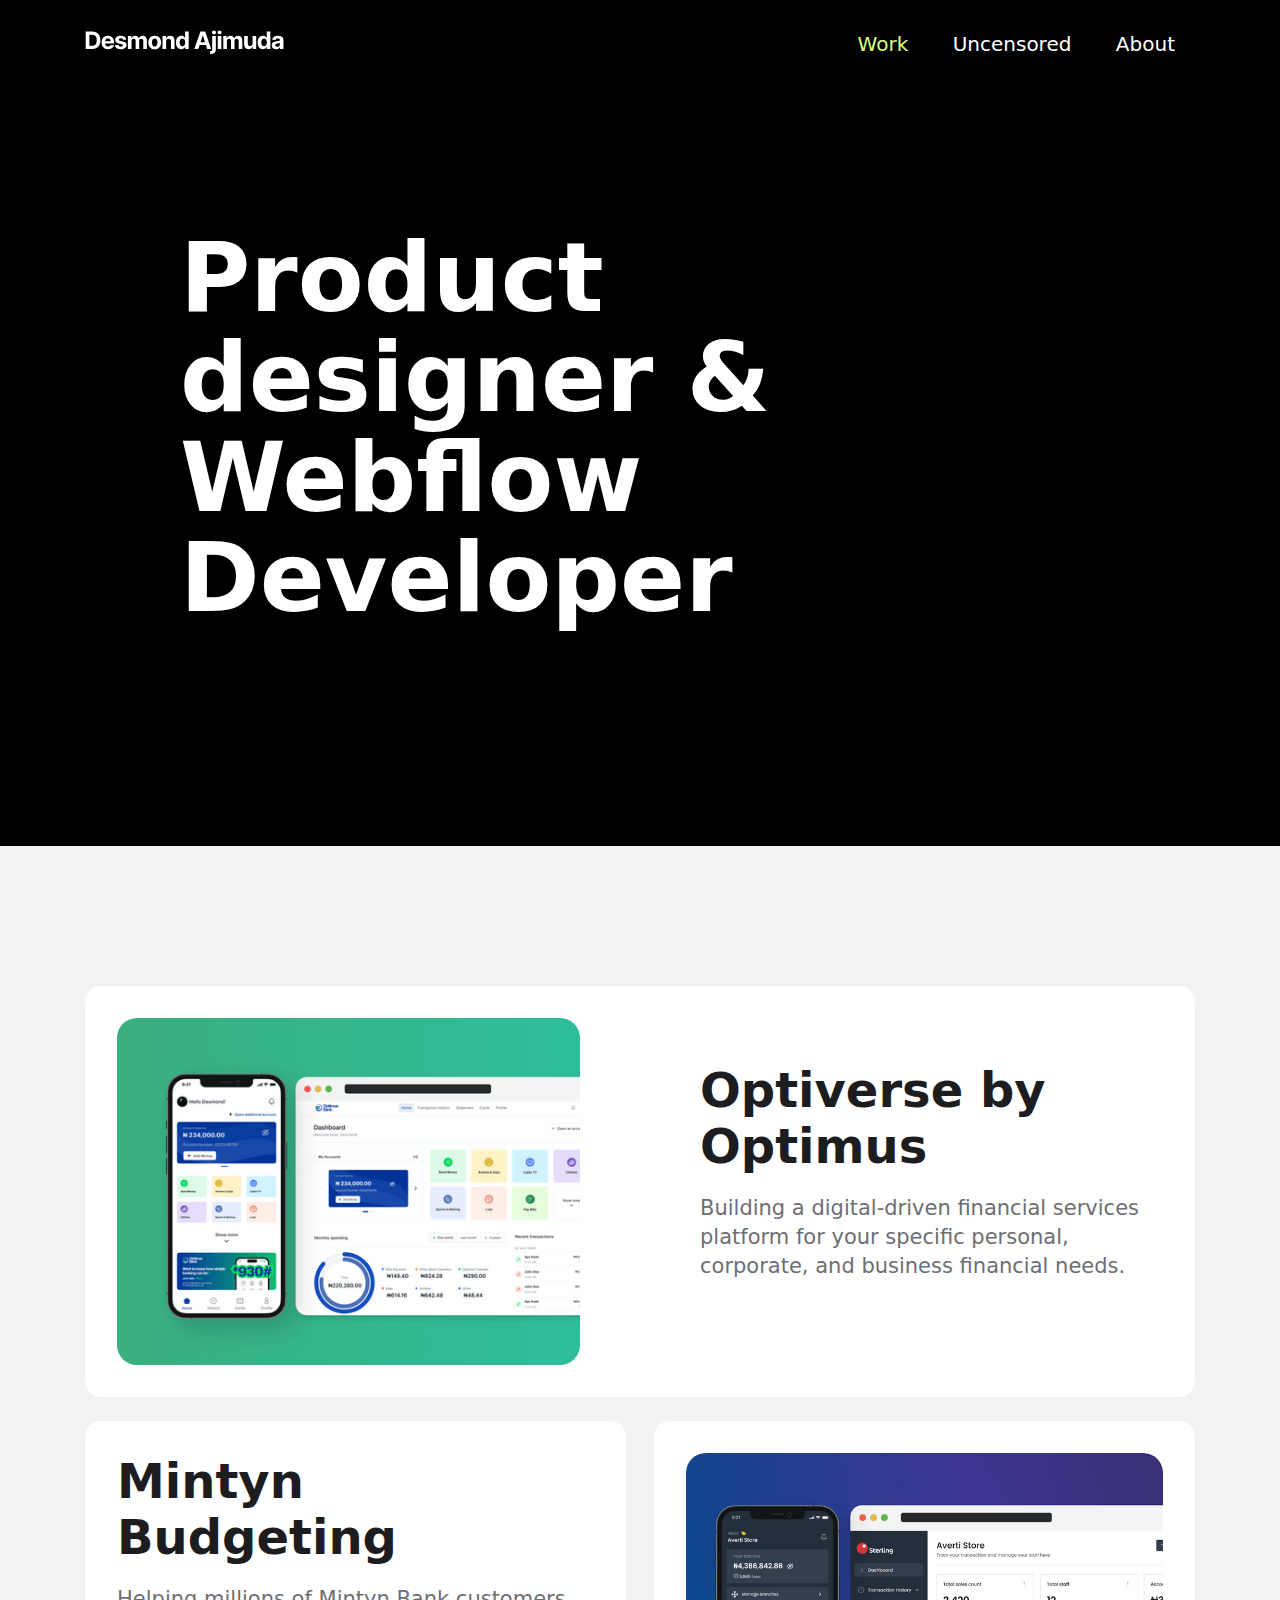
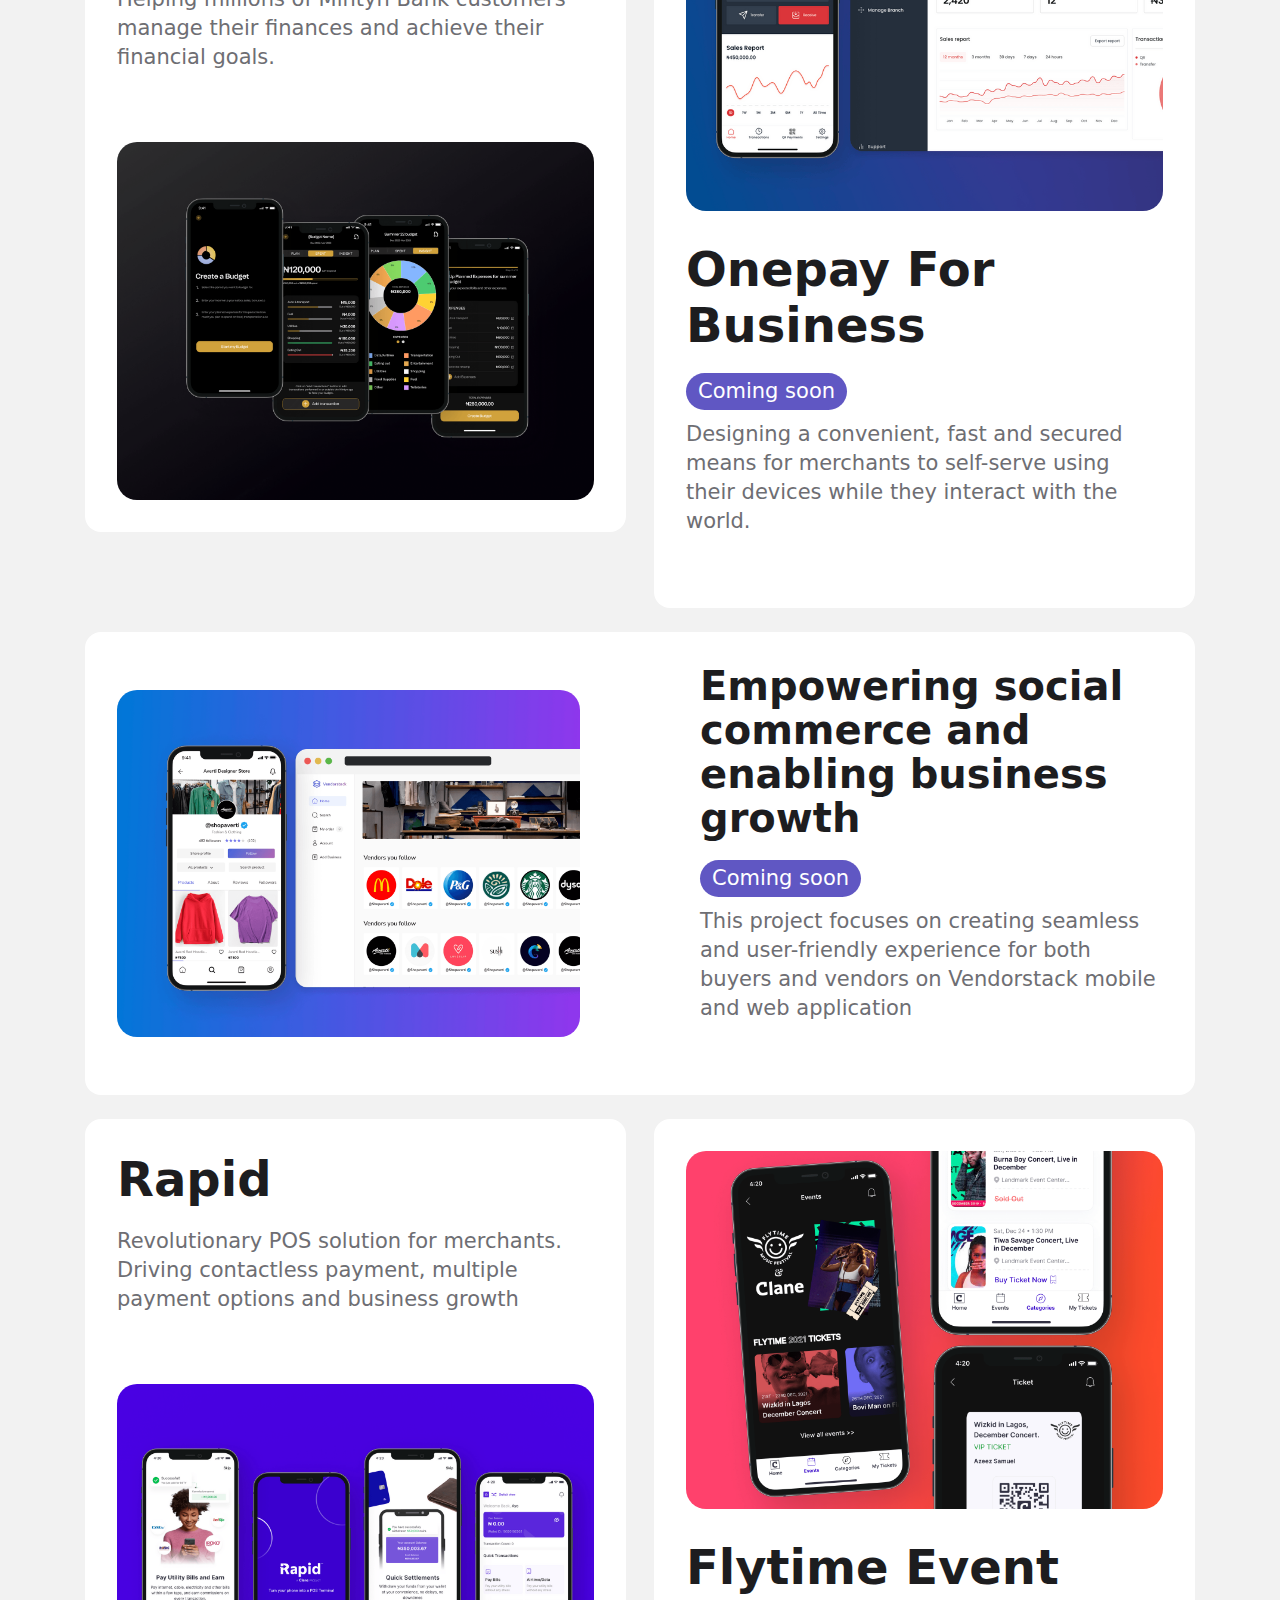
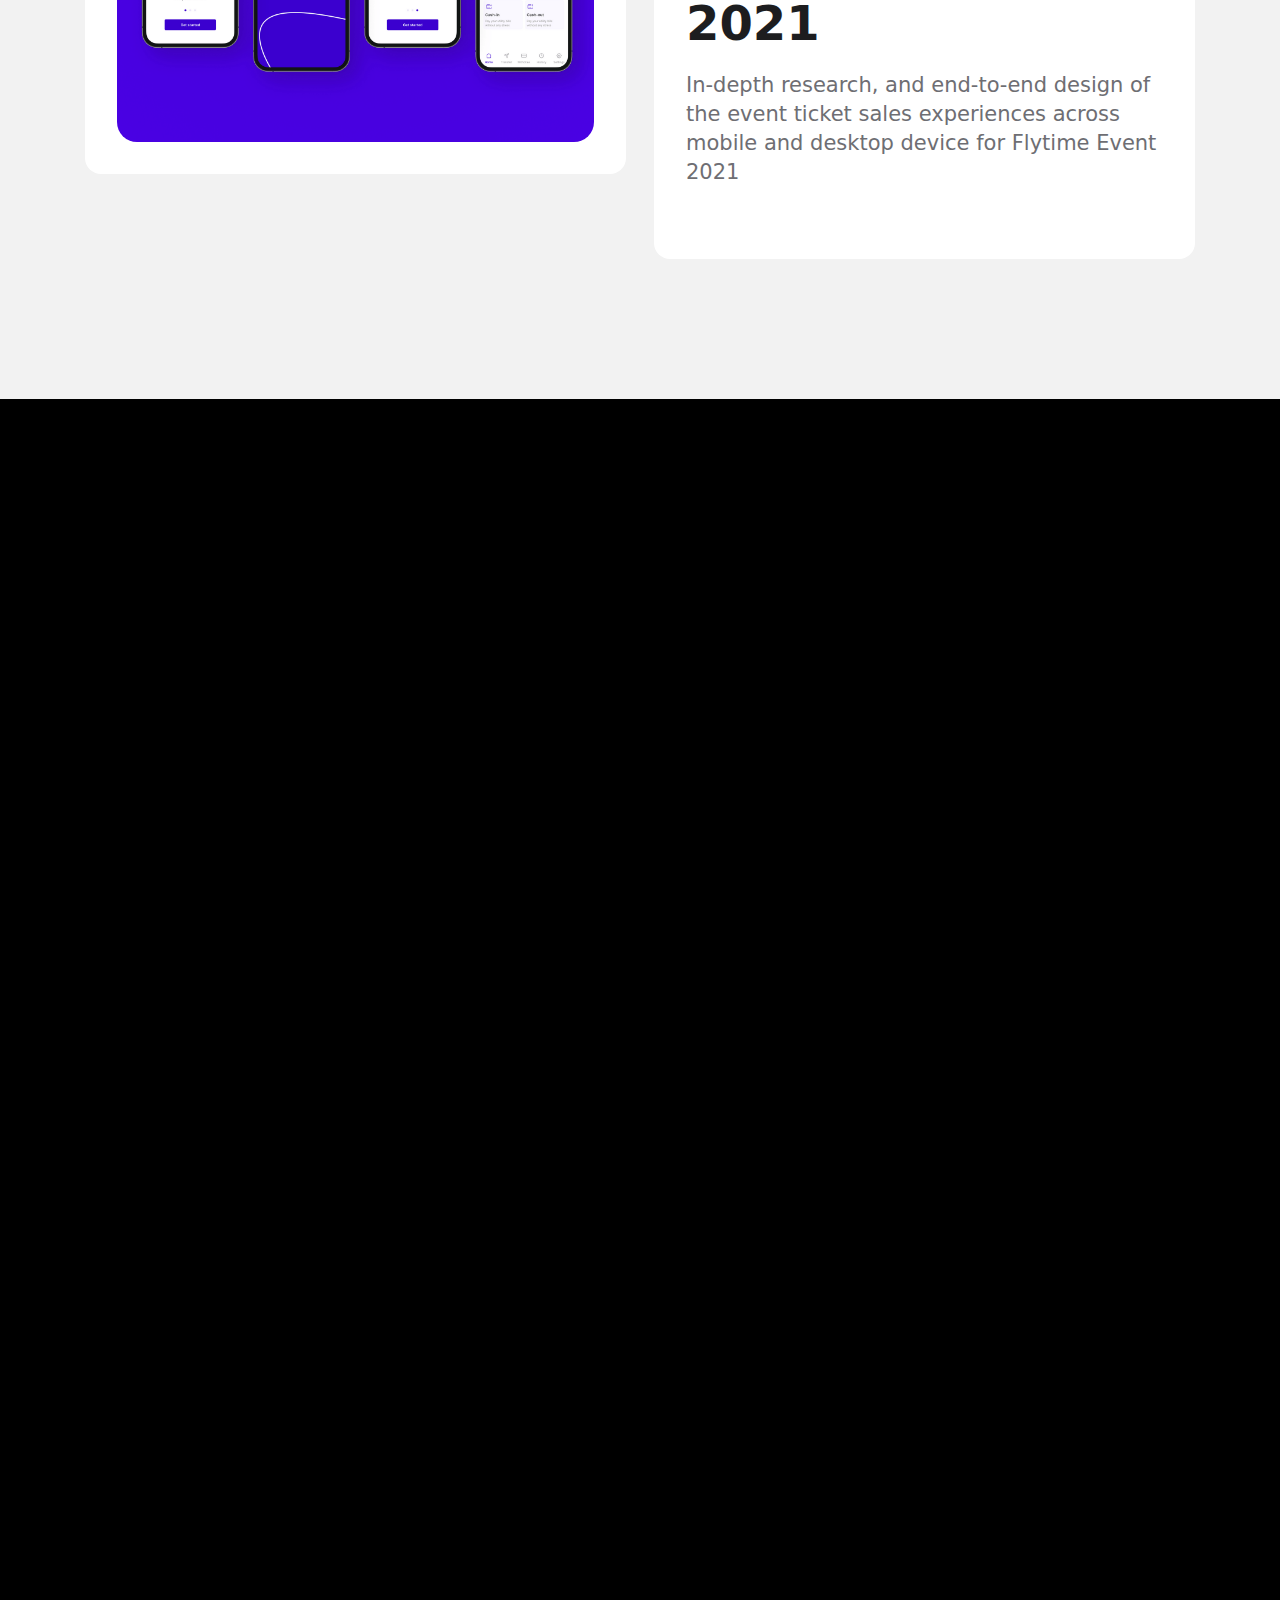
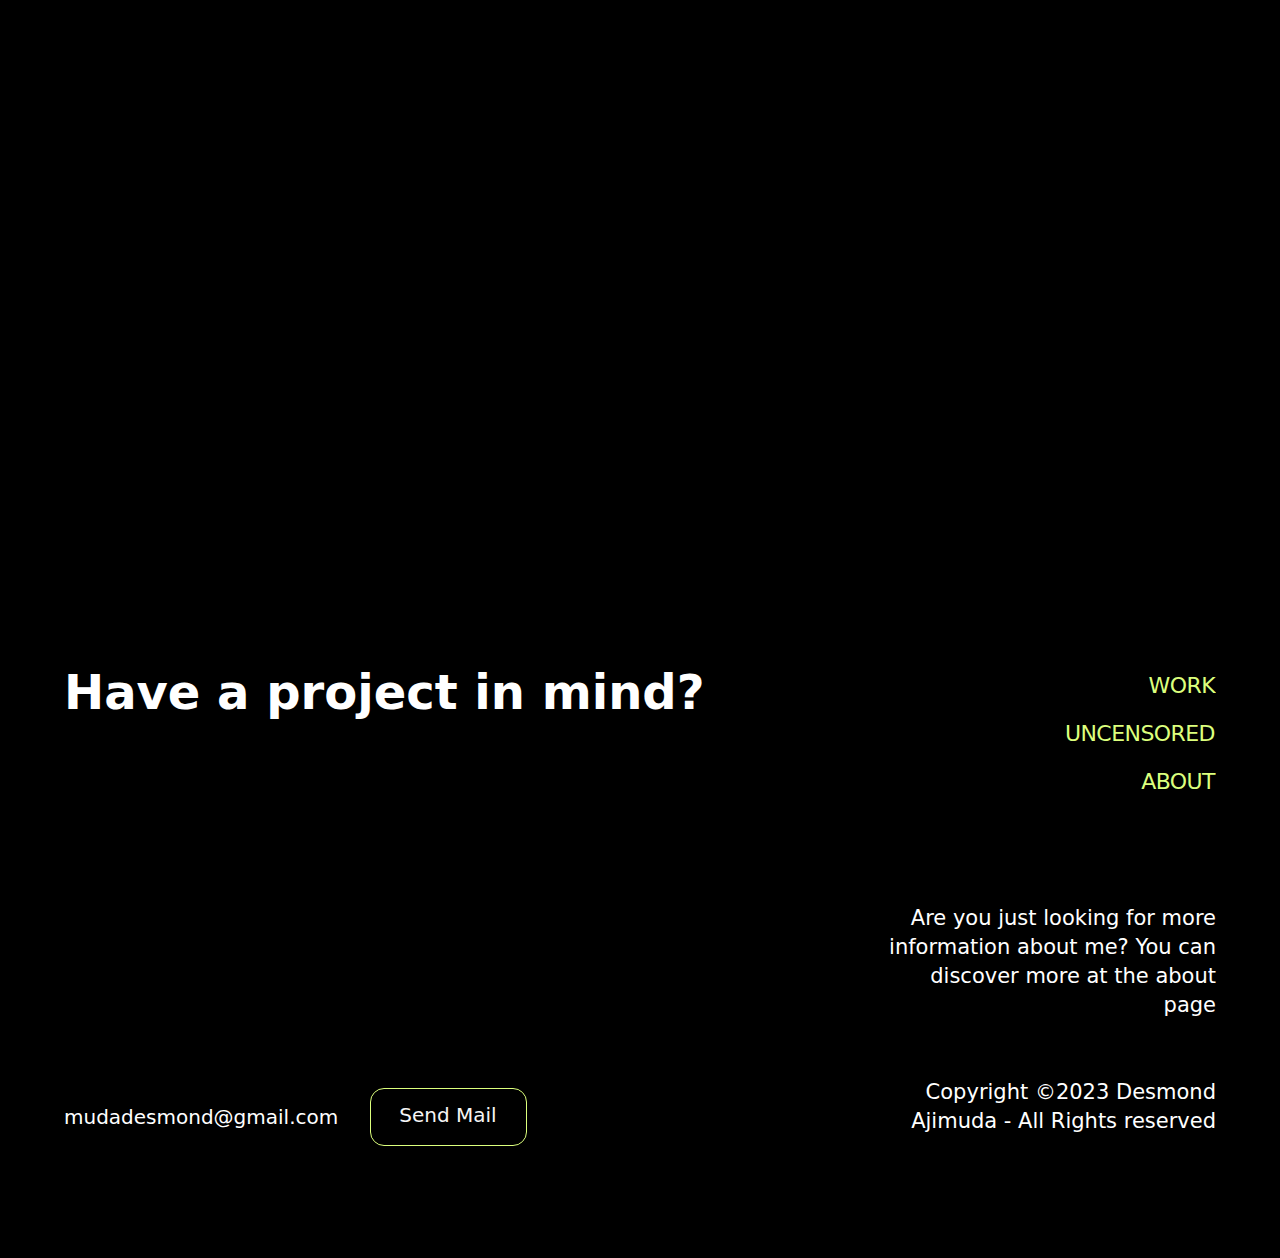
<file: index.html>
<!DOCTYPE html><!--  This site was created in Webflow. https://www.webflow.com  -->
<!--  Last Published: Mon Jan 29 2024 08:45:05 GMT+0000 (Coordinated Universal Time)  -->
<html data-wf-page="6428231dbde7a7422283e4b6" data-wf-site="6428231dbde7a71ac483e4af">
<head>
  <meta charset="utf-8">
  <title>Desmond Ajimuda</title>
  <meta content="Desmond Ajimuda is a senior product designer and manager based in Lagos Nigeria. Desmond Ajimuda has been building digital products since 2019 and specialises in growing products and creating digital experiences." name="description">
  <meta content="Desmond Ajimuda" property="og:title">
  <meta content="Desmond Ajimuda is a senior product designer and manager based in Lagos Nigeria. Desmond Ajimuda has been building digital products since 2019 and specialises in growing products and creating digital experiences." property="og:description">
  <meta content="https://uploads-ssl.webflow.com/6428231dbde7a71ac483e4af/64bd754eb703f9575b36d159_4.jpg" property="og:image">
  <meta content="Desmond Ajimuda" property="twitter:title">
  <meta content="Desmond Ajimuda is a senior product designer and manager based in Lagos Nigeria. Desmond Ajimuda has been building digital products since 2019 and specialises in growing products and creating digital experiences." property="twitter:description">
  <meta content="https://uploads-ssl.webflow.com/6428231dbde7a71ac483e4af/64bd754eb703f9575b36d159_4.jpg" property="twitter:image">
  <meta property="og:type" content="website">
  <meta content="summary_large_image" name="twitter:card">
  <meta content="width=device-width, initial-scale=1" name="viewport">
  <meta content="Webflow" name="generator">
  <link href="css/normalize.css" rel="stylesheet" type="text/css">
  <link href="css/webflow.css" rel="stylesheet" type="text/css">
  <link href="css/desmondajimuda.webflow.css" rel="stylesheet" type="text/css">
  <script type="text/javascript">!function(o,c){var n=c.documentElement,t=" w-mod-";n.className+=t+"js",("ontouchstart"in o||o.DocumentTouch&&c instanceof DocumentTouch)&&(n.className+=t+"touch")}(window,document);</script>
  <link href="images/favicon.svg" rel="shortcut icon" type="image/x-icon">
  <link href="images/webclip.svg" rel="apple-touch-icon">
  <script async="" src="https://www.googletagmanager.com/gtag/js?id=G-3XF66MM2H3"></script>
  <script type="text/javascript">window.dataLayer = window.dataLayer || [];function gtag(){dataLayer.push(arguments);}gtag('js', new Date());gtag('set', 'developer_id.dZGVlNj', true);gtag('config', 'G-3XF66MM2H3');</script>
  <style>
.content01_img{
  pointer-events: none;}
  </style>
  <style>
  .collection-list-2 {
    will-change:transform;
  }
  .content01_img{
  pointer-events: none;
  }
</style>
</head>
<body class="body">
  <div data-animation="default" data-collapse="small" data-duration="400" data-easing="ease" data-easing2="ease" role="banner" class="navbar-3 w-nav">
    <div class="container w-container">
      <a href="index.html" aria-current="page" class="brand-2 w-nav-brand w--current"><img src="images/Desmond-Ajimuda.svg" loading="lazy" width="Auto" alt="" class="image-3"></a>
      <nav role="navigation" class="nav-menu w-nav-menu">
        <a href="index.html" aria-current="page" class="nav-link-2 w-nav-link w--current">Work</a>
        <a href="uncensored-design-case-studies.html" class="nav-link-2 w-nav-link">Uncensored</a>
        <a href="about-desmond-ajimuda.html" class="nav-link-2 w-nav-link">About</a>
      </nav>
      <div class="menu-button-2 w-nav-button">
        <div class="icon w-icon-nav-menu"></div>
      </div>
    </div>
  </div>
  <div class="section black">
    <div class="container hero w-container">
      <div class="padding-section-large">
        <div class="div-block-14">
          <h1 class="white">Product <span>designer</span> &amp; Webflow Developer</h1>
        </div>
      </div>
    </div>
  </div>
  <div class="projects">
    <div class="container w-container">
      <div class="project_folder">
        <a href="work/optimus-bank-web-and-mobile-app-design.html" class="project_link w-inline-block">
          <div class="w-layout-grid grid--6-6 is-content01">
            <div id="w-node-_10238ff2-1f13-4bca-1104-ab7c6201b95a-2283e4b6" class="content01_img-wrap"><img src="images/Vendorstack-Cover-min.png" loading="lazy" sizes="(max-width: 479px) 88vw, (max-width: 767px) 81vw, (max-width: 991px) 87vw, (max-width: 1919px) 39vw, 678px" srcset="images/Vendorstack-Cover-min-p-500.png 500w, images/Vendorstack-Cover-min-p-800.png 800w, images/Vendorstack-Cover-min-p-1080.png 1080w, images/Vendorstack-Cover-min-p-1600.png 1600w, images/Vendorstack-Cover-min-p-2000.png 2000w, images/Vendorstack-Cover-min-p-2600.png 2600w, images/Vendorstack-Cover-min.png 3200w" alt="Optimus Bank App and web app screen" class="content01_img"></div>
            <div id="w-node-_10238ff2-1f13-4bca-1104-ab7c6201b95c-2283e4b6" class="content01_text-wrap">
              <div class="is-margin-b-48">
                <h2>Optiverse by Optimus</h2>
              </div>
              <div class="is-margin-b-32">
                <p>Building a digital-driven financial services platform for your specific personal, corporate, and business financial needs.</p>
              </div>
            </div>
          </div>
        </a>
        <div class="_2projects">
          <a href="work/mintyn-budgeting.html" class="w-inline-block">
            <div class="w-layout-grid grid--6-6 is-content01 down">
              <div id="w-node-c7048ede-679e-eb60-6132-d783890551d6-2283e4b6" class="content01_text-wrap">
                <div class="is-margin-b-48">
                  <h2>Mintyn Budgeting</h2>
                </div>
                <div class="is-margin-b-32">
                  <p>Helping millions of Mintyn Bank customers manage their finances and achieve their financial goals.</p>
                </div>
              </div>
              <div id="w-node-c7048ede-679e-eb60-6132-d783890551d4-2283e4b6" class="content01_img-wrap"><img src="images/Mintyn-Cover-min.png" loading="lazy" sizes="100vw" srcset="images/Mintyn-Cover-min-p-500.png 500w, images/Mintyn-Cover-min-p-800.png 800w, images/Mintyn-Cover-min-p-1080.png 1080w, images/Mintyn-Cover-min-p-1600.png 1600w, images/Mintyn-Cover-min-p-2000.png 2000w, images/Mintyn-Cover-min-p-2600.png 2600w, images/Mintyn-Cover-min.png 3200w" alt="Mintyn Budgeting app screen" class="content01_img"></div>
            </div>
          </a>
          <a href="#" class="w-inline-block">
            <div class="w-layout-grid grid--6-6 is-content01 down">
              <div id="w-node-_10bb7c73-13e2-9d75-57c9-fd2ef096feb6-2283e4b6" class="content01_img-wrap"><img src="images/Sterling-Project-cover-min-1.png" loading="lazy" sizes="(max-width: 479px) 87vw, (max-width: 767px) 85vw, (max-width: 991px) 87vw, (max-width: 1919px) 40vw, 692px" srcset="images/Sterling-Project-cover-min-1-p-500.png 500w, images/Sterling-Project-cover-min-1-p-800.png 800w, images/Sterling-Project-cover-min-1-p-1080.png 1080w, images/Sterling-Project-cover-min-1-p-1600.png 1600w, images/Sterling-Project-cover-min-1-p-2000.png 2000w, images/Sterling-Project-cover-min-1-p-2600.png 2600w, images/Sterling-Project-cover-min-1.png 3200w" alt="Onepay for business app screen" class="content01_img"></div>
              <div id="w-node-_10bb7c73-13e2-9d75-57c9-fd2ef096feb8-2283e4b6" class="content01_text-wrap">
                <div class="is-margin-b-48">
                  <h2>Onepay For Business</h2>
                </div>
                <div class="is-margin-b-32">
                  <p><span class="text-span-12">Coming soon</span></p>
                  <p>Designing a convenient, fast and secured means for merchants to self-serve using their devices while they interact with the world.</p>
                </div>
              </div>
            </div>
          </a>
        </div>
        <a href="#" class="w-inline-block">
          <div class="w-layout-grid grid--6-6 is-content01">
            <div id="w-node-_4388cbdc-ec62-0da5-10ad-fae76473f394-2283e4b6" class="content01_img-wrap"><img src="images/11-Vendorstack-Cover-min.png" loading="lazy" sizes="100vw" srcset="images/11-Vendorstack-Cover-min-p-500.png 500w, images/11-Vendorstack-Cover-min-p-800.png 800w, images/11-Vendorstack-Cover-min-p-1080.png 1080w, images/11-Vendorstack-Cover-min-p-1600.png 1600w, images/11-Vendorstack-Cover-min-p-2000.png 2000w, images/11-Vendorstack-Cover-min-p-2600.png 2600w, images/11-Vendorstack-Cover-min.png 3200w" alt="" class="content01_img"></div>
            <div id="w-node-_4388cbdc-ec62-0da5-10ad-fae76473f396-2283e4b6" class="content01_text-wrap">
              <div class="is-margin-b-48">
                <h3>Empowering social commerce and enabling business growth</h3>
              </div>
              <p><span class="text-span-12">Coming soon</span></p>
              <div class="is-margin-b-32">
                <p>This project focuses on creating seamless and user-friendly experience for both buyers and vendors on Vendorstack mobile and web application</p>
              </div>
            </div>
          </div>
        </a>
        <div class="_2projects">
          <a href="work/rapid-by-clane.html" class="w-inline-block">
            <div class="w-layout-grid grid--6-6 is-content01 down">
              <div id="w-node-c7048ede-679e-eb60-6132-d783890551ca-2283e4b6" class="content01_text-wrap">
                <div class="is-margin-b-48">
                  <h2>Rapid </h2>
                </div>
                <div class="is-margin-b-32">
                  <p>Revolutionary POS solution for merchants. Driving contactless payment, multiple payment options and business growth</p>
                </div>
              </div>
              <div id="w-node-c7048ede-679e-eb60-6132-d783890551c8-2283e4b6" class="content01_img-wrap"><img src="images/Cover-min-1.png" loading="lazy" sizes="100vw" srcset="images/Cover-min-1-p-500.png 500w, images/Cover-min-1-p-800.png 800w, images/Cover-min-1-p-1080.png 1080w, images/Cover-min-1-p-1600.png 1600w, images/Cover-min-1-p-2000.png 2000w, images/Cover-min-1-p-2600.png 2600w, images/Cover-min-1.png 3200w" alt="Rapid app screen" class="content01_img"></div>
            </div>
          </a>
          <a href="work/flytime-event-2021.html" class="w-inline-block">
            <div class="w-layout-grid grid--6-6 is-content01 down">
              <div id="w-node-_3892f0f5-89ed-3aaa-4f97-cf0284694355-2283e4b6" class="content01_img-wrap"><img src="images/ClaneXFlytime-min.png" loading="lazy" sizes="100vw" srcset="images/ClaneXFlytime-min-p-500.png 500w, images/ClaneXFlytime-min-p-800.png 800w, images/ClaneXFlytime-min-p-1080.png 1080w, images/ClaneXFlytime-min.png 1600w" alt="Event app screen display" class="content01_img"></div>
              <div id="w-node-_3892f0f5-89ed-3aaa-4f97-cf0284694357-2283e4b6" class="content01_text-wrap">
                <div class="is-margin-b-48">
                  <h2>Flytime Event 2021</h2>
                </div>
                <div class="is-margin-b-32">
                  <p>In-depth research, and end-to-end design of the event ticket sales experiences across mobile and desktop device for Flytime Event 2021</p>
                </div>
              </div>
            </div>
          </a>
        </div>
      </div>
    </div>
  </div>
  <div data-w-id="9f3568f2-c0b0-cf25-80e6-c47d4a8e555d" style="opacity:0" class="black-section">
    <div class="w-layout-blockcontainer container w-container">
      <div class="padding-section-large">
        <div class="w-layout-grid home-about_component-copy">
          <div id="w-node-_991ca80a-c308-7ed8-ac9e-c1f8588bc4ad-2283e4b6" class="home-about_content">
            <h3 scrub-each-word="" text-split="" class="white">I believe in a strong strategy-first approach to deliver performant and beautiful experiences</h3>
            <a href="about-desmond-ajimuda.html" class="yellow">About me &gt;</a>
          </div>
          <div data-w-id="991ca80a-c308-7ed8-ac9e-c1f8588bc4b0" class="home-about_image-wrapper"><img src="images/4_1.jpg" loading="lazy" sizes="(max-width: 479px) 100vw, (max-width: 767px) 99vw, (max-width: 991px) 100vw, (max-width: 1919px) 55vw, 911.7734375px" srcset="images/4_1-p-500.jpg 500w, images/4_1-p-800.jpg 800w, images/4_1.jpg 1080w" alt="" class="home-about_image">
            <div class="img-whipe background-color-black"></div>
          </div>
        </div>
      </div>
    </div>
  </div>
  <div data-w-id="441dee68-3408-0b39-0674-56e1e5009813" style="opacity:0" class="webflow">
    <div class="container w-container">
      <div class="text-center">
        <h3> I design and build websites and web apps using Figma and Webflow Devlink.</h3>
        <p>I specialize in designing websites and web applications using Figma, and building landing pages and React components with Webflow&#x27;s dev link. I am proud to present my web design agency, where you can explore some of the projects I&#x27;ve worked on. Click on the link below to check out our portfolio and see how we can help bring your vision to life. </p>
        <a href="https://avertidesigner.com/" target="_blank">Checkout my work&gt;</a>
      </div>
    </div>
  </div>
  <footer id="Footer" class="footer-2">
    <div class="padding-global">
      <div>
        <div class="padding-section-large">
          <div class="footer_layout">
            <div id="w-node-d04971df-495a-9cfd-f2c5-dcb366a96c3d-66a96c38" class="footer_left">
              <div id="w-node-d04971df-495a-9cfd-f2c5-dcb366a96c3e-66a96c38" class="footer_main-text-wrapper is-desktop">
                <h2 id="w-node-d04971df-495a-9cfd-f2c5-dcb366a96c3f-66a96c38" class="_1 white">Have a project in mind?</h2>
              </div>
              <div class="button-group is-footer">
                <div fs-copyclip-element="copy-this" class="text-size-large text-color-graytrue300">mudadesmond@gmail.com</div>
                <a href="mailto:mudadesmond@gmail.com?subject=Hi%20Desmond" fs-copyclip-element="click" class="button-2 is-icon is-glow w-inline-block">
                  <div class="clip">
                    <div class="button-text">
                      <div class="text-color-graytrue100">Send Mail</div>
                    </div>
                  </div>
                </a>
              </div>
            </div>
            <div id="w-node-d04971df-495a-9cfd-f2c5-dcb366a96c49-66a96c38" class="footer_right">
              <div class="footer_navigation-wrapper">
                <a href="index.html" id="w-node-d04971df-495a-9cfd-f2c5-dcb366a96c4b-66a96c38" aria-current="page" class="footer_navlink _1 w-inline-block w--current">
                  <div class="clip">
                    <div class="button-text">
                      <div>Work</div>
                    </div>
                    <div class="button-text is-bottom">
                      <div>Home</div>
                    </div>
                  </div>
                </a>
                <a href="uncensored-design-case-studies.html" id="w-node-d04971df-495a-9cfd-f2c5-dcb366a96c53-66a96c38" class="footer_navlink _2 w-inline-block">
                  <div class="clip">
                    <div class="button-text">
                      <div>Uncensored</div>
                    </div>
                    <div class="button-text is-bottom">
                      <div>about</div>
                    </div>
                  </div>
                </a>
                <a href="about-desmond-ajimuda.html" id="w-node-d04971df-495a-9cfd-f2c5-dcb366a96c5b-66a96c38" class="footer_navlink _3 w-inline-block">
                  <div class="clip">
                    <div class="button-text">
                      <div>About</div>
                    </div>
                    <div class="button-text is-bottom">
                      <div>work</div>
                    </div>
                  </div>
                </a>
                <a href="#" id="w-node-d04971df-495a-9cfd-f2c5-dcb366a96c63-66a96c38" class="footer_navlink _4 w-inline-block">
                  <div class="clip">
                    <div class="button-text"></div>
                    <div class="button-text is-bottom">
                      <div>Resources</div>
                    </div>
                  </div>
                </a>
                <a href="#" id="w-node-d04971df-495a-9cfd-f2c5-dcb366a96c69-66a96c38" class="footer_navlink _5 w-inline-block">
                  <div class="clip">
                    <div class="button-text"></div>
                    <div class="button-text is-bottom">
                      <div>Contact</div>
                    </div>
                  </div>
                </a>
              </div>
              <div>
                <p class="white">Are you just looking for more information about me? You can discover more at the about page</p>
              </div>
              <div id="w-node-d04971df-495a-9cfd-f2c5-dcb366a96c72-66a96c38">
                <p class="white">Copyright ©2023 Desmond Ajimuda - All Rights reserved</p>
              </div>
            </div>
          </div>
        </div>
      </div>
    </div>
  </footer>
  <script src="https://d3e54v103j8qbb.cloudfront.net/js/jquery-3.5.1.min.dc5e7f18c8.js?site=6428231dbde7a71ac483e4af" type="text/javascript" integrity="sha256-9/aliU8dGd2tb6OSsuzixeV4y/faTqgFtohetphbbj0=" crossorigin="anonymous"></script>
  <script src="js/webflow.js" type="text/javascript"></script><!--  Google tag (gtag.js)  -->
  <script async="" src="https://www.googletagmanager.com/gtag/js?id=G-3XF66MM2H3"></script>
  <script>
  window.dataLayer = window.dataLayer || [];
  function gtag(){dataLayer.push(arguments);}
  gtag('js', new Date());
  gtag('config', 'G-3XF66MM2H3');
</script>
  <script>
const section = document.querySelector(".collection-list-2")
let currentPixel = window.pageYOffset
const looper = function () {
  const newPixel = window.pageYOffset
  const diff = newPixel - currentPixel
  const speed = diff * 0.07
  section.style.transform = "skewY(" + speed + "deg)"
  currentPixel = newPixel
  requestAnimationFrame(looper)
}
looper()
</script>
</body>
</html>
</file>
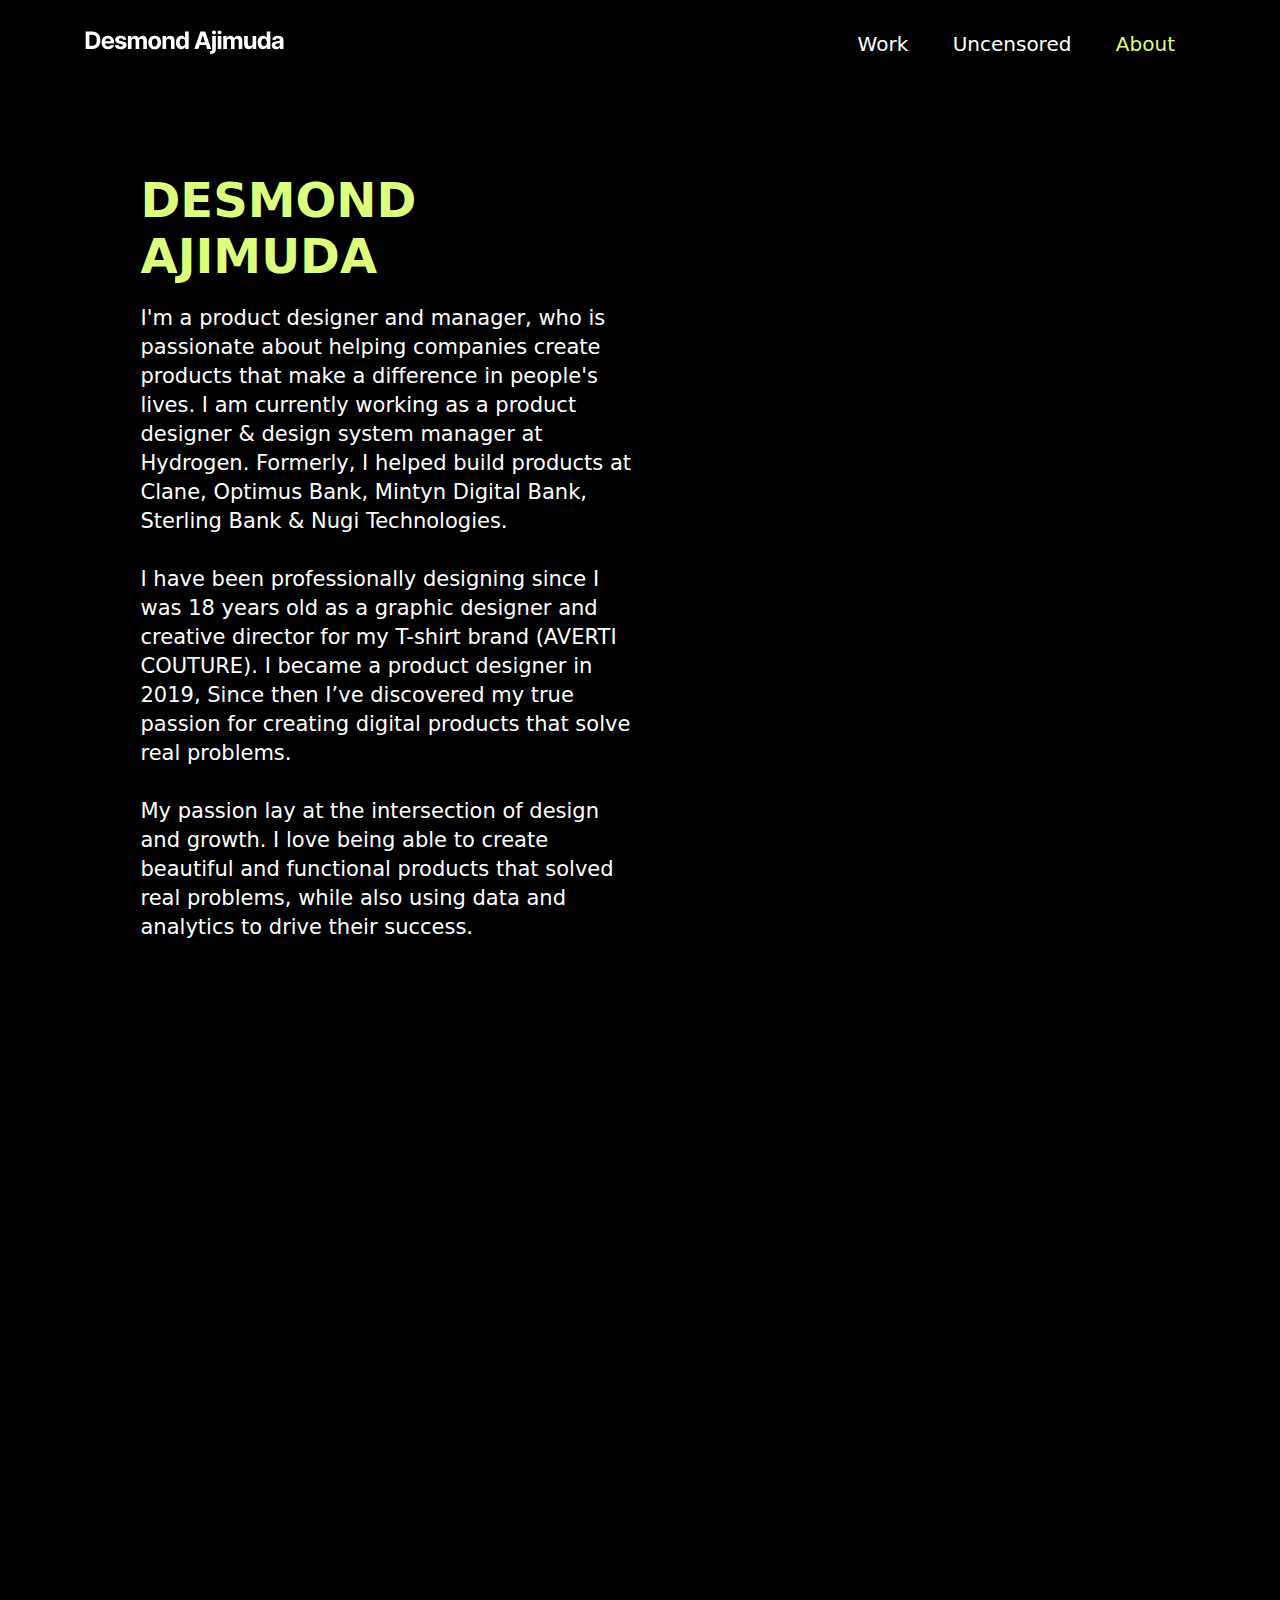
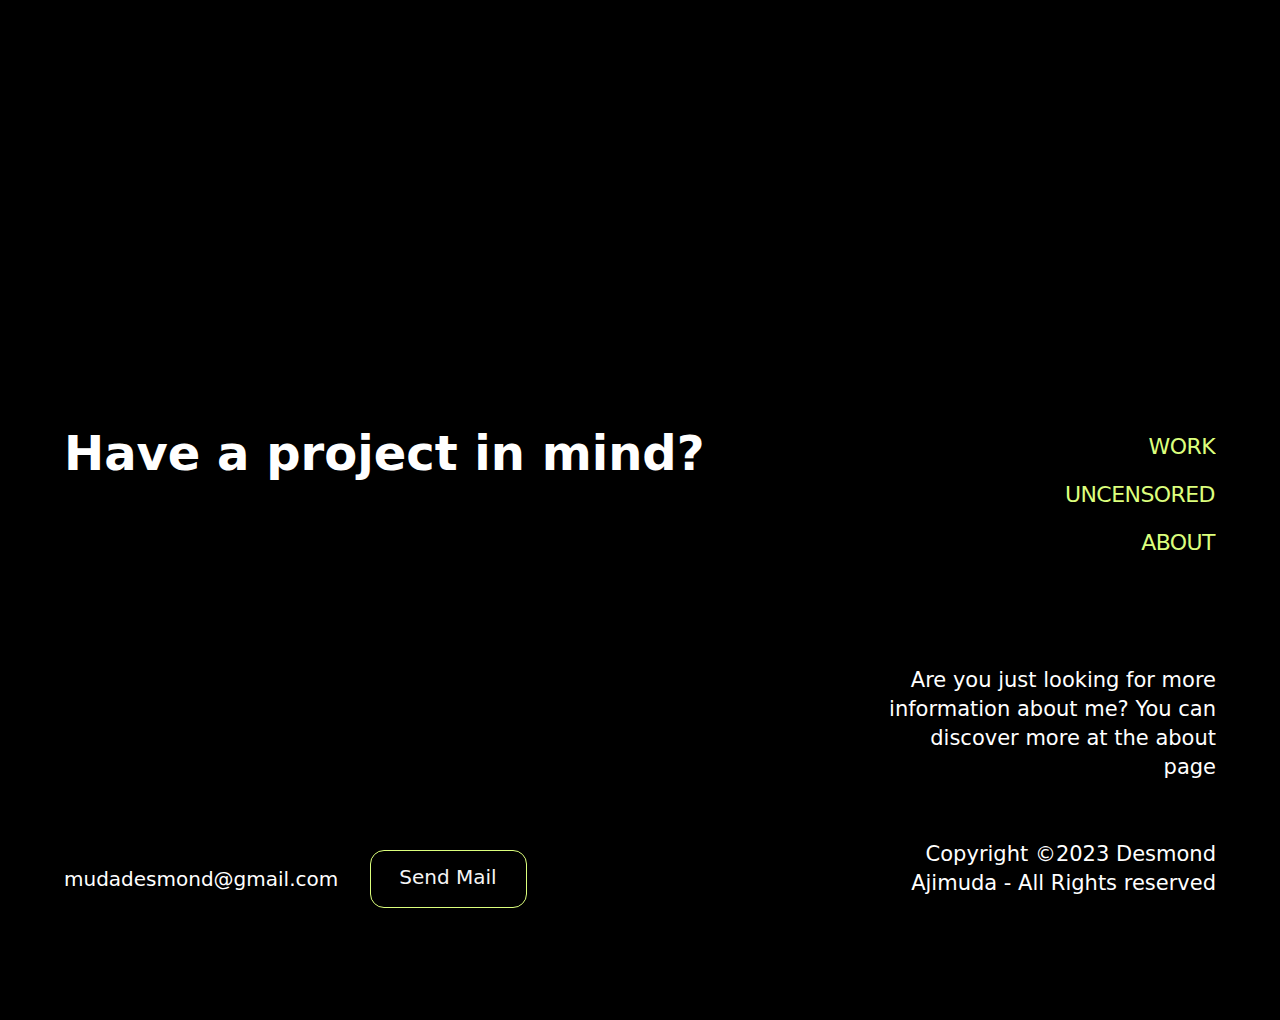
<file: about-desmond-ajimuda.html>
<!DOCTYPE html><!--  This site was created in Webflow. https://www.webflow.com  -->
<!--  Last Published: Mon Jan 29 2024 08:45:05 GMT+0000 (Coordinated Universal Time)  -->
<html data-wf-page="64497df48a54d1506035404f" data-wf-site="6428231dbde7a71ac483e4af">
<head>
  <meta charset="utf-8">
  <title>About | Desmond Ajimuda</title>
  <meta content="Desmond Ajimuda is a product designer and manager who is passionate about creating digital products that solve real problems. Learn about his experience working with top companies, his design philosophy, and his love for music on this webpage." name="description">
  <meta content="About | Desmond Ajimuda" property="og:title">
  <meta content="Desmond Ajimuda is a product designer and manager who is passionate about creating digital products that solve real problems. Learn about his experience working with top companies, his design philosophy, and his love for music on this webpage." property="og:description">
  <meta content="https://uploads-ssl.webflow.com/6428231dbde7a71ac483e4af/642823b9a53a597ad5b37f03_IMG_2044.jpeg" property="og:image">
  <meta content="About | Desmond Ajimuda" property="twitter:title">
  <meta content="Desmond Ajimuda is a product designer and manager who is passionate about creating digital products that solve real problems. Learn about his experience working with top companies, his design philosophy, and his love for music on this webpage." property="twitter:description">
  <meta content="https://uploads-ssl.webflow.com/6428231dbde7a71ac483e4af/642823b9a53a597ad5b37f03_IMG_2044.jpeg" property="twitter:image">
  <meta property="og:type" content="website">
  <meta content="summary_large_image" name="twitter:card">
  <meta content="width=device-width, initial-scale=1" name="viewport">
  <meta content="Webflow" name="generator">
  <link href="css/normalize.css" rel="stylesheet" type="text/css">
  <link href="css/webflow.css" rel="stylesheet" type="text/css">
  <link href="css/desmondajimuda.webflow.css" rel="stylesheet" type="text/css">
  <style>@media (min-width:992px) {html.w-mod-js:not(.w-mod-ix) [data-w-id="bd902e90-d04a-afb0-bf45-2beca2a943c2"] {-webkit-transform:translate3d(0, 1rem, 0) scale3d(1, 1, 1) rotateX(0) rotateY(0) rotateZ(0) skew(0, 0);-moz-transform:translate3d(0, 1rem, 0) scale3d(1, 1, 1) rotateX(0) rotateY(0) rotateZ(0) skew(0, 0);-ms-transform:translate3d(0, 1rem, 0) scale3d(1, 1, 1) rotateX(0) rotateY(0) rotateZ(0) skew(0, 0);transform:translate3d(0, 1rem, 0) scale3d(1, 1, 1) rotateX(0) rotateY(0) rotateZ(0) skew(0, 0);opacity:0;}}@media (max-width:991px) and (min-width:768px) {html.w-mod-js:not(.w-mod-ix) [data-w-id="bd902e90-d04a-afb0-bf45-2beca2a943c2"] {-webkit-transform:translate3d(0, 1rem, 0) scale3d(1, 1, 1) rotateX(0) rotateY(0) rotateZ(0) skew(0, 0);-moz-transform:translate3d(0, 1rem, 0) scale3d(1, 1, 1) rotateX(0) rotateY(0) rotateZ(0) skew(0, 0);-ms-transform:translate3d(0, 1rem, 0) scale3d(1, 1, 1) rotateX(0) rotateY(0) rotateZ(0) skew(0, 0);transform:translate3d(0, 1rem, 0) scale3d(1, 1, 1) rotateX(0) rotateY(0) rotateZ(0) skew(0, 0);opacity:0;}}</style>
  <script type="text/javascript">!function(o,c){var n=c.documentElement,t=" w-mod-";n.className+=t+"js",("ontouchstart"in o||o.DocumentTouch&&c instanceof DocumentTouch)&&(n.className+=t+"touch")}(window,document);</script>
  <link href="images/favicon.svg" rel="shortcut icon" type="image/x-icon">
  <link href="images/webclip.svg" rel="apple-touch-icon">
  <script async="" src="https://www.googletagmanager.com/gtag/js?id=G-3XF66MM2H3"></script>
  <script type="text/javascript">window.dataLayer = window.dataLayer || [];function gtag(){dataLayer.push(arguments);}gtag('js', new Date());gtag('set', 'developer_id.dZGVlNj', true);gtag('config', 'G-3XF66MM2H3');</script>
  <style>
.content01_img{
  pointer-events: none;}
  </style>
</head>
<body class="about">
  <div data-animation="default" data-collapse="small" data-duration="400" data-easing="ease" data-easing2="ease" role="banner" class="navbar-3 w-nav">
    <div class="container w-container">
      <a href="index.html" class="brand-2 w-nav-brand"><img src="images/Desmond-Ajimuda.svg" loading="lazy" width="Auto" alt="" class="image-3"></a>
      <nav role="navigation" class="nav-menu w-nav-menu">
        <a href="index.html" class="nav-link-2 w-nav-link">Work</a>
        <a href="uncensored-design-case-studies.html" class="nav-link-2 w-nav-link">Uncensored</a>
        <a href="about-desmond-ajimuda.html" aria-current="page" class="nav-link-2 w-nav-link w--current">About</a>
      </nav>
      <div class="menu-button-2 w-nav-button">
        <div class="icon w-icon-nav-menu"></div>
      </div>
    </div>
  </div>
  <section class="content-section">
    <div class="w-layout-blockcontainer container w-container">
      <section id="About" data-w-id="bd902e90-d04a-afb0-bf45-2beca2a94359" class="section_about-quote">
        <div class="padding-global">
          <div class="container-large">
            <div class="padding-section-large hidden">
              <div class="w-layout-grid about-quote_component">
                <div id="w-node-bd902e90-d04a-afb0-bf45-2beca2a9435e-6035404f" class="about-quote_content">
                  <h2 scrub-each-word="" text-split="" class="about-quote_h2 white">“designing software <span class="text-span-10">products </span>that solves real problems.”</h2>
                </div>
                <div data-w-id="bd902e90-d04a-afb0-bf45-2beca2a94361" class="about-quote_image-wrapper _2"><img src="images/2F47ED9F-07D1-483E-B722-24824A8F5EF1.jpg" loading="lazy" srcset="images/2F47ED9F-07D1-483E-B722-24824A8F5EF1-p-500.jpg 500w, images/2F47ED9F-07D1-483E-B722-24824A8F5EF1-p-800.jpg 800w, images/2F47ED9F-07D1-483E-B722-24824A8F5EF1-p-1080.jpg 1080w, images/2F47ED9F-07D1-483E-B722-24824A8F5EF1.jpg 1125w" sizes="100vw" alt="" class="inverse">
                  <div class="img-whipe background-color-black"></div>
                </div>
                <div data-w-id="bd902e90-d04a-afb0-bf45-2beca2a94364" class="about-quote_image-wrapper _1"><img src="images/IMG_0125.jpg" loading="lazy" srcset="images/IMG_0125-p-500.jpg 500w, images/IMG_0125-p-800.jpg 800w, images/IMG_0125-p-1080.jpg 1080w, images/IMG_0125.jpg 1103w" sizes="100vw" alt="" class="about-quote_image-copy">
                  <div class="img-whipe background-color-black"></div>
                </div>
              </div>
            </div>
          </div>
        </div>
      </section>
      <section id="Bio" class="section_about-bio">
        <div class="padding-global">
          <div class="container-medium">
            <div class="padding-section-large">
              <div class="w-layout-grid about-bio_component">
                <div id="w-node-bd902e90-d04a-afb0-bf45-2beca2a943b3-6035404f" class="about-bio_content">
                  <div class="margin-bottom margin-small">
                    <h2 js-line-animation="" class="text-color-yellow500">DESMOND AJIMUDA</h2>
                  </div>
                  <p js-line-animation="" class="white">I&#x27;m a product designer and manager, who is passionate about helping companies create products that make a difference in people&#x27;s lives. I am currently working as a product designer &amp; design system manager at Hydrogen. Formerly, I helped build products at<span class="text-span"> Clane, Optimus Bank, Mintyn Digital Bank, Sterling Bank &amp; Nugi Technologies.</span><br>‍<br>I have been professionally designing since I was 18 years old as a graphic designer and creative director for my T-shirt brand (AVERTI COUTURE). I became a product designer in 2019, Since then I’ve discovered my true passion for creating digital products that solve real problems.<br>‍<br>My passion lay at the intersection of design and growth. I love being able to create beautiful and functional products that solved real problems, while also using data and analytics to drive their success.</p>
                </div>
                <div data-w-id="bd902e90-d04a-afb0-bf45-2beca2a943c2" class="about-bio_image-wrapper"><img src="images/IMG_2218-1.jpg" loading="lazy" sizes="(max-width: 479px) 92vw, (max-width: 767px) 89vw, (max-width: 991px) 44vw, (max-width: 1919px) 42vw, 511.2421875px" srcset="images/IMG_2218-1-p-500.jpg 500w, images/IMG_2218-1-p-800.jpg 800w, images/IMG_2218-1-p-1080.jpg 1080w, images/IMG_2218-1-p-1600.jpg 1600w, images/IMG_2218-1-p-2000.jpg 2000w, images/IMG_2218-1-p-2600.jpg 2600w, images/IMG_2218-1.jpg 3024w" alt="" class="about-bio_image"></div>
              </div>
            </div>
          </div>
        </div>
      </section>
    </div>
  </section>
  <div data-w-id="a2454297-9e8e-08b6-c217-c8a58752dd27" style="opacity:0" class="spotify-section">
    <div class="padding-global">
      <div class="container w-container">
        <div class="w-layout-grid grid-5">
          <div id="w-node-a2454297-9e8e-08b6-c217-c8a58752dd2a-6035404f" class="contact-heading-wrapper">
            <h2 class="white">Aside work I am a music enthusiast, in my spare time I create music playlist on Spotify.</h2>
          </div>
        </div>
        <div class="w-layout-grid grid-2">
          <div>
            <div class="w-embed w-iframe"><iframe style="border-radius:12px" src="https://open.spotify.com/embed/playlist/5CdazoFWrHqZUivA9Qm4RC?utm_source=generator&theme=0" width="100%" height="352" frameborder="0" allowfullscreen="" allow="autoplay; clipboard-write; encrypted-media; fullscreen; picture-in-picture" loading="lazy"></iframe></div>
          </div>
          <div>
            <div class="w-embed w-iframe"><iframe style="border-radius:12px" src="https://open.spotify.com/embed/playlist/78XW6Q1joXIB55U7DUw3fo?utm_source=generator" width="100%" height="352" frameborder="0" allowfullscreen="" allow="autoplay; clipboard-write; encrypted-media; fullscreen; picture-in-picture" loading="lazy"></iframe></div>
          </div>
          <div>
            <div class="w-embed w-iframe"><iframe style="border-radius:12px" src="https://open.spotify.com/embed/playlist/4U1pK45kk3wIrsdYpBsKfE?utm_source=generator&theme=0" width="100%" height="352" frameborder="0" allowfullscreen="" allow="autoplay; clipboard-write; encrypted-media; fullscreen; picture-in-picture" loading="lazy"></iframe></div>
          </div>
        </div>
      </div>
    </div>
  </div>
  <div class="page-wrapper">
    <div class="global-styles w-embed">
      <style>
/* Focus state style for keyboard navigation for the focusable elements */
*[tabindex]:focus-visible,
  input[type="file"]:focus-visible {
   outline: 0.125rem solid #4d65ff;
   outline-offset: 0.125rem;
}
/* Get rid of top margin on first element in any rich text element */
.w-richtext > :not(div):first-child, .w-richtext > div:first-child > :first-child {
  margin-top: 0 !important;
}
/* Get rid of bottom margin on last element in any rich text element */
.w-richtext>:last-child, .w-richtext ol li:last-child, .w-richtext ul li:last-child {
	margin-bottom: 0 !important;
}
/* Prevent all click and hover interaction with an element */
.pointer-events-off {
	pointer-events: none;
}
/* Enables all click and hover interaction with an element */
.pointer-events-on {
  pointer-events: auto;
}
/* Create a class of .div-square which maintains a 1:1 dimension of a div */
.div-square::after {
	content: "";
	display: block;
	padding-bottom: 100%;
}
/* Make sure containers never lose their center alignment */
.container-medium,.container-small, .container-large {
	margin-right: auto !important;
  margin-left: auto !important;
}
/* 
Make the following elements inherit typography styles from the parent and not have hardcoded values. 
Important: You will not be able to style for example "All Links" in Designer with this CSS applied.
Uncomment this CSS to use it in the project. Leave this message for future hand-off.
*/
/*
a,
.w-input,
.w-select,
.w-tab-link,
.w-nav-link,
.w-dropdown-btn,
.w-dropdown-toggle,
.w-dropdown-link {
  color: inherit;
  text-decoration: inherit;
  font-size: inherit;
}
*/
/* Apply "..." after 3 lines of text */
.text-style-3lines {
	display: -webkit-box;
	overflow: hidden;
	-webkit-line-clamp: 3;
	-webkit-box-orient: vertical;
}
/* Apply "..." after 2 lines of text */
.text-style-2lines {
	display: -webkit-box;
	overflow: hidden;
	-webkit-line-clamp: 2;
	-webkit-box-orient: vertical;
}
/* Adds inline flex display */
.display-inlineflex {
  display: inline-flex;
}
/* These classes are never overwritten */
.hide {
  display: none !important;
}
@media screen and (max-width: 991px) {
    .hide, .hide-tablet {
        display: none !important;
    }
}
  @media screen and (max-width: 767px) {
    .hide-mobile-landscape{
      display: none !important;
    }
}
  @media screen and (max-width: 479px) {
    .hide-mobile{
      display: none !important;
    }
}
.margin-0 {
  margin: 0rem !important;
}
.padding-0 {
  padding: 0rem !important;
}
.spacing-clean {
padding: 0rem !important;
margin: 0rem !important;
}
.margin-top {
  margin-right: 0rem !important;
  margin-bottom: 0rem !important;
  margin-left: 0rem !important;
}
.padding-top {
  padding-right: 0rem !important;
  padding-bottom: 0rem !important;
  padding-left: 0rem !important;
}
.margin-right {
  margin-top: 0rem !important;
  margin-bottom: 0rem !important;
  margin-left: 0rem !important;
}
.padding-right {
  padding-top: 0rem !important;
  padding-bottom: 0rem !important;
  padding-left: 0rem !important;
}
.margin-bottom {
  margin-top: 0rem !important;
  margin-right: 0rem !important;
  margin-left: 0rem !important;
}
.padding-bottom {
  padding-top: 0rem !important;
  padding-right: 0rem !important;
  padding-left: 0rem !important;
}
.margin-left {
  margin-top: 0rem !important;
  margin-right: 0rem !important;
  margin-bottom: 0rem !important;
}
.padding-left {
  padding-top: 0rem !important;
  padding-right: 0rem !important;
  padding-bottom: 0rem !important;
}
.margin-horizontal {
  margin-top: 0rem !important;
  margin-bottom: 0rem !important;
}
.padding-horizontal {
  padding-top: 0rem !important;
  padding-bottom: 0rem !important;
}
.margin-vertical {
  margin-right: 0rem !important;
  margin-left: 0rem !important;
}
.padding-vertical {
  padding-right: 0rem !important;
  padding-left: 0rem !important;
}
/* Apply "..." at 100% width */
.truncate-width { 
		width: 100%; 
    white-space: nowrap; 
    overflow: hidden; 
    text-overflow: ellipsis; 
}
/* Removes native scrollbar */
.no-scrollbar {
    -ms-overflow-style: none;
    overflow: -moz-scrollbars-none; 
}
.no-scrollbar::-webkit-scrollbar {
    display: none;
}
/* Link color inherits from parent font color  */
a {
	color: inherit;
}
</style>
    </div>
    <div class="transition">
      <div class="padding-global">
        <div class="container-large">
          <div class="padding-section-large">
            <div class="footer_layout">
              <div id="w-node-bd902e90-d04a-afb0-bf45-2beca2a941d0-6035404f" class="footer_left">
                <div id="w-node-bd902e90-d04a-afb0-bf45-2beca2a941d1-6035404f" class="footer_main-text-wrapper is-desktop">
                  <h1 id="w-node-bd902e90-d04a-afb0-bf45-2beca2a941d2-6035404f" class="_1 footer_h1">Have a project in mind?</h1>
                </div>
                <div class="button-group is-footer">
                  <div fs-copyclip-element="copy-this" class="text-size-large text-color-graytrue300">info@matteofabbiani.com</div>
                  <a href="#" fs-copyclip-element="click" class="button-2 is-icon is-glow w-inline-block">
                    <div class="clip">
                      <div class="button-text">
                        <div class="text-color-graytrue100">Copy</div>
                      </div>
                      <div class="button-text is-bottom">
                        <div class="text-color-graytrue100">Copy</div>
                      </div>
                    </div>
                    <div class="clip">
                      <div class="button-icon"><img src="https://uploads-ssl.webflow.com/648fad72259a699a36be0b25/648fad75259a699a36be0da8_ungroup.svg" loading="lazy" alt="" class="icon-1x1-xxsmall"></div>
                      <div class="button-icon is-bottom"><img src="https://uploads-ssl.webflow.com/648fad72259a699a36be0b25/648fad75259a699a36be0da8_ungroup.svg" loading="lazy" alt="" class="icon-1x1-xxsmall"></div>
                    </div>
                  </a>
                </div>
              </div>
              <div id="w-node-bd902e90-d04a-afb0-bf45-2beca2a941e4-6035404f" class="footer_right">
                <div class="footer_navigation-wrapper">
                  <a href="#" id="w-node-bd902e90-d04a-afb0-bf45-2beca2a941e6-6035404f" class="footer_navlink _1 w-inline-block">
                    <div class="clip">
                      <div class="button-text">
                        <div>Home</div>
                      </div>
                      <div class="button-text is-bottom">
                        <div>Home</div>
                      </div>
                    </div>
                  </a>
                  <a href="#" id="w-node-bd902e90-d04a-afb0-bf45-2beca2a941ee-6035404f" class="footer_navlink _2 w-inline-block">
                    <div class="clip">
                      <div class="button-text">
                        <div>about</div>
                      </div>
                      <div class="button-text is-bottom">
                        <div>about</div>
                      </div>
                    </div>
                  </a>
                  <a href="#" id="w-node-bd902e90-d04a-afb0-bf45-2beca2a941f6-6035404f" class="footer_navlink _3 w-inline-block">
                    <div class="clip">
                      <div class="button-text">
                        <div>work</div>
                      </div>
                      <div class="button-text is-bottom">
                        <div>work</div>
                      </div>
                    </div>
                  </a>
                  <a href="#" id="w-node-bd902e90-d04a-afb0-bf45-2beca2a941fe-6035404f" class="footer_navlink _4 w-inline-block">
                    <div class="clip">
                      <div class="button-text">
                        <div>resources</div>
                      </div>
                      <div class="button-text is-bottom">
                        <div>Resources</div>
                      </div>
                    </div>
                  </a>
                  <a href="#" id="w-node-bd902e90-d04a-afb0-bf45-2beca2a94206-6035404f" class="footer_navlink _5 w-inline-block">
                    <div class="clip">
                      <div class="button-text">
                        <div>contact</div>
                      </div>
                      <div class="button-text is-bottom">
                        <div>Contact</div>
                      </div>
                    </div>
                  </a>
                </div>
                <div>
                  <p class="text-color-graytrue400">Are you just looking for more information about me? You can discover more at the about page</p>
                </div>
                <div id="w-node-bd902e90-d04a-afb0-bf45-2beca2a94211-6035404f">
                  <p class="text-color-graytrue400 text-size-tiny">Copyright ©2023 Matteo Fabbiani - All Rights reserved •<br>VAT 02916640358 • <a href="#">Privacy policy</a>
                  </p>
                </div>
              </div>
            </div>
          </div>
        </div>
      </div>
      <div class="container-large">
        <div class="padding-section-large">
          <div class="footer_layout">
            <div id="w-node-bd902e90-d04a-afb0-bf45-2beca2a9421b-6035404f" class="footer_left">
              <div id="w-node-bd902e90-d04a-afb0-bf45-2beca2a9421c-6035404f" class="footer_main-text-wrapper is-desktop">
                <h1 id="w-node-bd902e90-d04a-afb0-bf45-2beca2a9421d-6035404f" class="_1 footer_h1">Have a project in mind?</h1>
              </div>
              <div class="button-group is-footer">
                <div fs-copyclip-element="copy-this" class="text-size-large text-color-graytrue300">info@matteofabbiani.com</div>
                <a href="#" fs-copyclip-element="click" class="button-2 is-icon is-glow w-inline-block">
                  <div class="clip">
                    <div class="button-text">
                      <div class="text-color-graytrue100">Copy</div>
                    </div>
                    <div class="button-text is-bottom">
                      <div class="text-color-graytrue100">Copy</div>
                    </div>
                  </div>
                  <div class="clip">
                    <div class="button-icon"><img src="https://uploads-ssl.webflow.com/648fad72259a699a36be0b25/648fad75259a699a36be0da8_ungroup.svg" loading="lazy" alt="" class="icon-1x1-xxsmall"></div>
                    <div class="button-icon is-bottom"><img src="https://uploads-ssl.webflow.com/648fad72259a699a36be0b25/648fad75259a699a36be0da8_ungroup.svg" loading="lazy" alt="" class="icon-1x1-xxsmall"></div>
                  </div>
                </a>
              </div>
            </div>
            <div id="w-node-bd902e90-d04a-afb0-bf45-2beca2a9422f-6035404f" class="footer_right">
              <div class="footer_navigation-wrapper">
                <a href="#" id="w-node-bd902e90-d04a-afb0-bf45-2beca2a94231-6035404f" class="footer_navlink _1 w-inline-block">
                  <div class="clip">
                    <div class="button-text">
                      <div>Home</div>
                    </div>
                    <div class="button-text is-bottom">
                      <div>Home</div>
                    </div>
                  </div>
                </a>
                <a href="#" id="w-node-bd902e90-d04a-afb0-bf45-2beca2a94239-6035404f" class="footer_navlink _2 w-inline-block">
                  <div class="clip">
                    <div class="button-text">
                      <div>about</div>
                    </div>
                    <div class="button-text is-bottom">
                      <div>about</div>
                    </div>
                  </div>
                </a>
                <a href="#" id="w-node-bd902e90-d04a-afb0-bf45-2beca2a94241-6035404f" class="footer_navlink _3 w-inline-block">
                  <div class="clip">
                    <div class="button-text">
                      <div>work</div>
                    </div>
                    <div class="button-text is-bottom">
                      <div>work</div>
                    </div>
                  </div>
                </a>
                <a href="#" id="w-node-bd902e90-d04a-afb0-bf45-2beca2a94249-6035404f" class="footer_navlink _4 w-inline-block">
                  <div class="clip">
                    <div class="button-text">
                      <div>resources</div>
                    </div>
                    <div class="button-text is-bottom">
                      <div>Resources</div>
                    </div>
                  </div>
                </a>
                <a href="#" id="w-node-bd902e90-d04a-afb0-bf45-2beca2a94251-6035404f" class="footer_navlink _5 w-inline-block">
                  <div class="clip">
                    <div class="button-text">
                      <div>contact</div>
                    </div>
                    <div class="button-text is-bottom">
                      <div>Contact</div>
                    </div>
                  </div>
                </a>
              </div>
              <div>
                <p class="text-color-graytrue400">Are you just looking for more information about me? You can discover more at the about page</p>
              </div>
              <div id="w-node-bd902e90-d04a-afb0-bf45-2beca2a9425c-6035404f">
                <p class="text-color-graytrue400 text-size-tiny">Copyright ©2023 Matteo Fabbiani - All Rights reserved •<br>VAT 02916640358 • <a href="#">Privacy policy</a>
                </p>
              </div>
            </div>
          </div>
        </div>
      </div>
      <div class="padding-section-large">
        <div class="footer_layout">
          <div id="w-node-bd902e90-d04a-afb0-bf45-2beca2a94265-6035404f" class="footer_left">
            <div id="w-node-bd902e90-d04a-afb0-bf45-2beca2a94266-6035404f" class="footer_main-text-wrapper is-desktop">
              <h1 id="w-node-bd902e90-d04a-afb0-bf45-2beca2a94267-6035404f" class="_1 footer_h1">Have a project in mind?</h1>
            </div>
            <div class="button-group is-footer">
              <div fs-copyclip-element="copy-this" class="text-size-large text-color-graytrue300">info@matteofabbiani.com</div>
              <a href="#" fs-copyclip-element="click" class="button-2 is-icon is-glow w-inline-block">
                <div class="clip">
                  <div class="button-text">
                    <div class="text-color-graytrue100">Copy</div>
                  </div>
                  <div class="button-text is-bottom">
                    <div class="text-color-graytrue100">Copy</div>
                  </div>
                </div>
                <div class="clip">
                  <div class="button-icon"><img src="https://uploads-ssl.webflow.com/648fad72259a699a36be0b25/648fad75259a699a36be0da8_ungroup.svg" loading="lazy" alt="" class="icon-1x1-xxsmall"></div>
                  <div class="button-icon is-bottom"><img src="https://uploads-ssl.webflow.com/648fad72259a699a36be0b25/648fad75259a699a36be0da8_ungroup.svg" loading="lazy" alt="" class="icon-1x1-xxsmall"></div>
                </div>
              </a>
            </div>
          </div>
          <div id="w-node-bd902e90-d04a-afb0-bf45-2beca2a94279-6035404f" class="footer_right">
            <div class="footer_navigation-wrapper">
              <a href="#" id="w-node-bd902e90-d04a-afb0-bf45-2beca2a9427b-6035404f" class="footer_navlink _1 w-inline-block">
                <div class="clip">
                  <div class="button-text">
                    <div>Home</div>
                  </div>
                  <div class="button-text is-bottom">
                    <div>Home</div>
                  </div>
                </div>
              </a>
              <a href="#" id="w-node-bd902e90-d04a-afb0-bf45-2beca2a94283-6035404f" class="footer_navlink _2 w-inline-block">
                <div class="clip">
                  <div class="button-text">
                    <div>about</div>
                  </div>
                  <div class="button-text is-bottom">
                    <div>about</div>
                  </div>
                </div>
              </a>
              <a href="#" id="w-node-bd902e90-d04a-afb0-bf45-2beca2a9428b-6035404f" class="footer_navlink _3 w-inline-block">
                <div class="clip">
                  <div class="button-text">
                    <div>work</div>
                  </div>
                  <div class="button-text is-bottom">
                    <div>work</div>
                  </div>
                </div>
              </a>
              <a href="#" id="w-node-bd902e90-d04a-afb0-bf45-2beca2a94293-6035404f" class="footer_navlink _4 w-inline-block">
                <div class="clip">
                  <div class="button-text">
                    <div>resources</div>
                  </div>
                  <div class="button-text is-bottom">
                    <div>Resources</div>
                  </div>
                </div>
              </a>
              <a href="#" id="w-node-bd902e90-d04a-afb0-bf45-2beca2a9429b-6035404f" class="footer_navlink _5 w-inline-block">
                <div class="clip">
                  <div class="button-text">
                    <div>contact</div>
                  </div>
                  <div class="button-text is-bottom">
                    <div>Contact</div>
                  </div>
                </div>
              </a>
            </div>
            <div>
              <p class="text-color-graytrue400">Are you just looking for more information about me? You can discover more at the about page</p>
            </div>
            <div id="w-node-bd902e90-d04a-afb0-bf45-2beca2a942a6-6035404f">
              <p class="text-color-graytrue400 text-size-tiny">Copyright ©2023 Matteo Fabbiani - All Rights reserved •<br>VAT 02916640358 • <a href="#">Privacy policy</a>
              </p>
            </div>
          </div>
        </div>
      </div>
    </div>
    <div id="Navbar" data-animation="default" data-collapse="none" data-duration="400" data-easing="ease" data-easing2="ease" role="banner" class="navbar-5 w-nav">
      <div class="container-large"></div>
    </div>
    <footer id="Footer" class="footer-2"></footer>
  </div>
  <footer id="Footer" class="footer-2">
    <div class="padding-global">
      <div>
        <div class="padding-section-large">
          <div class="footer_layout">
            <div id="w-node-d04971df-495a-9cfd-f2c5-dcb366a96c3d-66a96c38" class="footer_left">
              <div id="w-node-d04971df-495a-9cfd-f2c5-dcb366a96c3e-66a96c38" class="footer_main-text-wrapper is-desktop">
                <h2 id="w-node-d04971df-495a-9cfd-f2c5-dcb366a96c3f-66a96c38" class="_1 white">Have a project in mind?</h2>
              </div>
              <div class="button-group is-footer">
                <div fs-copyclip-element="copy-this" class="text-size-large text-color-graytrue300">mudadesmond@gmail.com</div>
                <a href="mailto:mudadesmond@gmail.com?subject=Hi%20Desmond" fs-copyclip-element="click" class="button-2 is-icon is-glow w-inline-block">
                  <div class="clip">
                    <div class="button-text">
                      <div class="text-color-graytrue100">Send Mail</div>
                    </div>
                  </div>
                </a>
              </div>
            </div>
            <div id="w-node-d04971df-495a-9cfd-f2c5-dcb366a96c49-66a96c38" class="footer_right">
              <div class="footer_navigation-wrapper">
                <a href="index.html" id="w-node-d04971df-495a-9cfd-f2c5-dcb366a96c4b-66a96c38" class="footer_navlink _1 w-inline-block">
                  <div class="clip">
                    <div class="button-text">
                      <div>Work</div>
                    </div>
                    <div class="button-text is-bottom">
                      <div>Home</div>
                    </div>
                  </div>
                </a>
                <a href="uncensored-design-case-studies.html" id="w-node-d04971df-495a-9cfd-f2c5-dcb366a96c53-66a96c38" class="footer_navlink _2 w-inline-block">
                  <div class="clip">
                    <div class="button-text">
                      <div>Uncensored</div>
                    </div>
                    <div class="button-text is-bottom">
                      <div>about</div>
                    </div>
                  </div>
                </a>
                <a href="about-desmond-ajimuda.html" id="w-node-d04971df-495a-9cfd-f2c5-dcb366a96c5b-66a96c38" aria-current="page" class="footer_navlink _3 w-inline-block w--current">
                  <div class="clip">
                    <div class="button-text">
                      <div>About</div>
                    </div>
                    <div class="button-text is-bottom">
                      <div>work</div>
                    </div>
                  </div>
                </a>
                <a href="#" id="w-node-d04971df-495a-9cfd-f2c5-dcb366a96c63-66a96c38" class="footer_navlink _4 w-inline-block">
                  <div class="clip">
                    <div class="button-text"></div>
                    <div class="button-text is-bottom">
                      <div>Resources</div>
                    </div>
                  </div>
                </a>
                <a href="#" id="w-node-d04971df-495a-9cfd-f2c5-dcb366a96c69-66a96c38" class="footer_navlink _5 w-inline-block">
                  <div class="clip">
                    <div class="button-text"></div>
                    <div class="button-text is-bottom">
                      <div>Contact</div>
                    </div>
                  </div>
                </a>
              </div>
              <div>
                <p class="white">Are you just looking for more information about me? You can discover more at the about page</p>
              </div>
              <div id="w-node-d04971df-495a-9cfd-f2c5-dcb366a96c72-66a96c38">
                <p class="white">Copyright ©2023 Desmond Ajimuda - All Rights reserved</p>
              </div>
            </div>
          </div>
        </div>
      </div>
    </div>
  </footer>
  <script src="https://d3e54v103j8qbb.cloudfront.net/js/jquery-3.5.1.min.dc5e7f18c8.js?site=6428231dbde7a71ac483e4af" type="text/javascript" integrity="sha256-9/aliU8dGd2tb6OSsuzixeV4y/faTqgFtohetphbbj0=" crossorigin="anonymous"></script>
  <script src="js/webflow.js" type="text/javascript"></script>
</body>
</html>
</file>
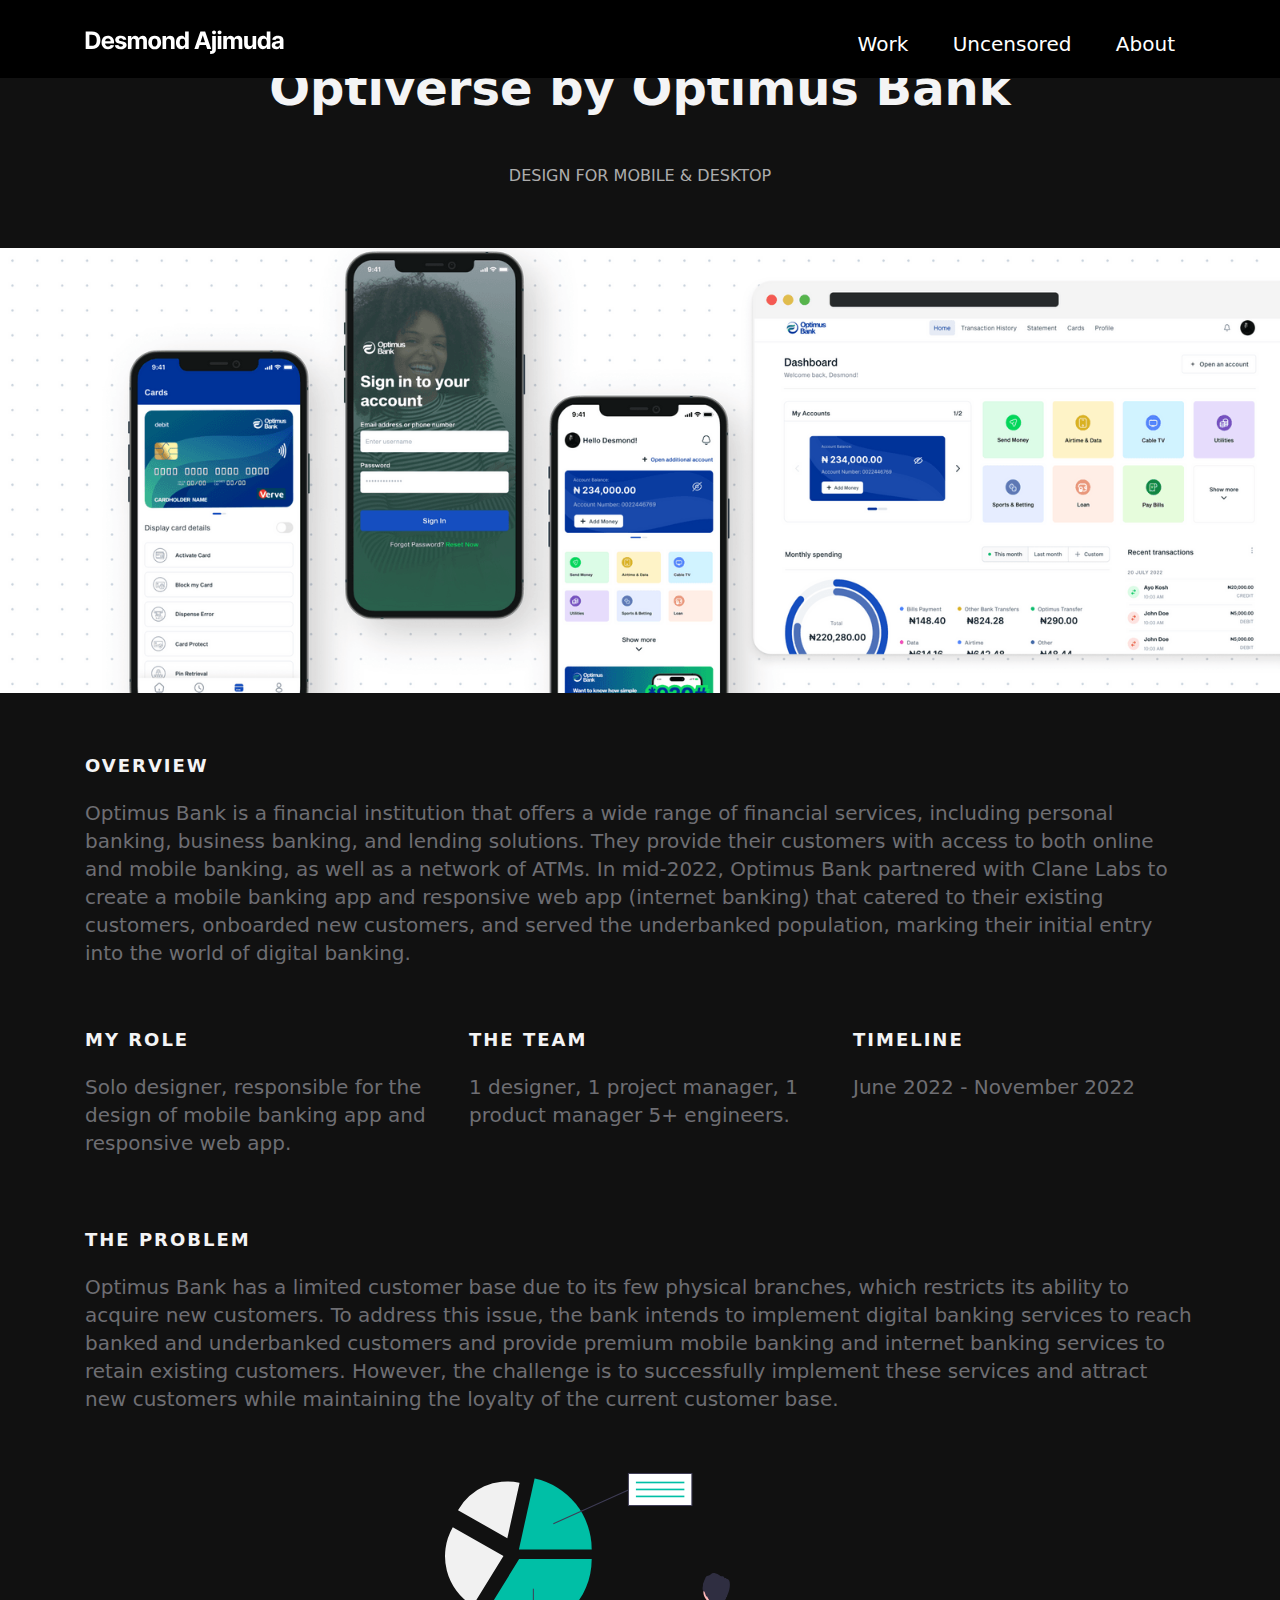
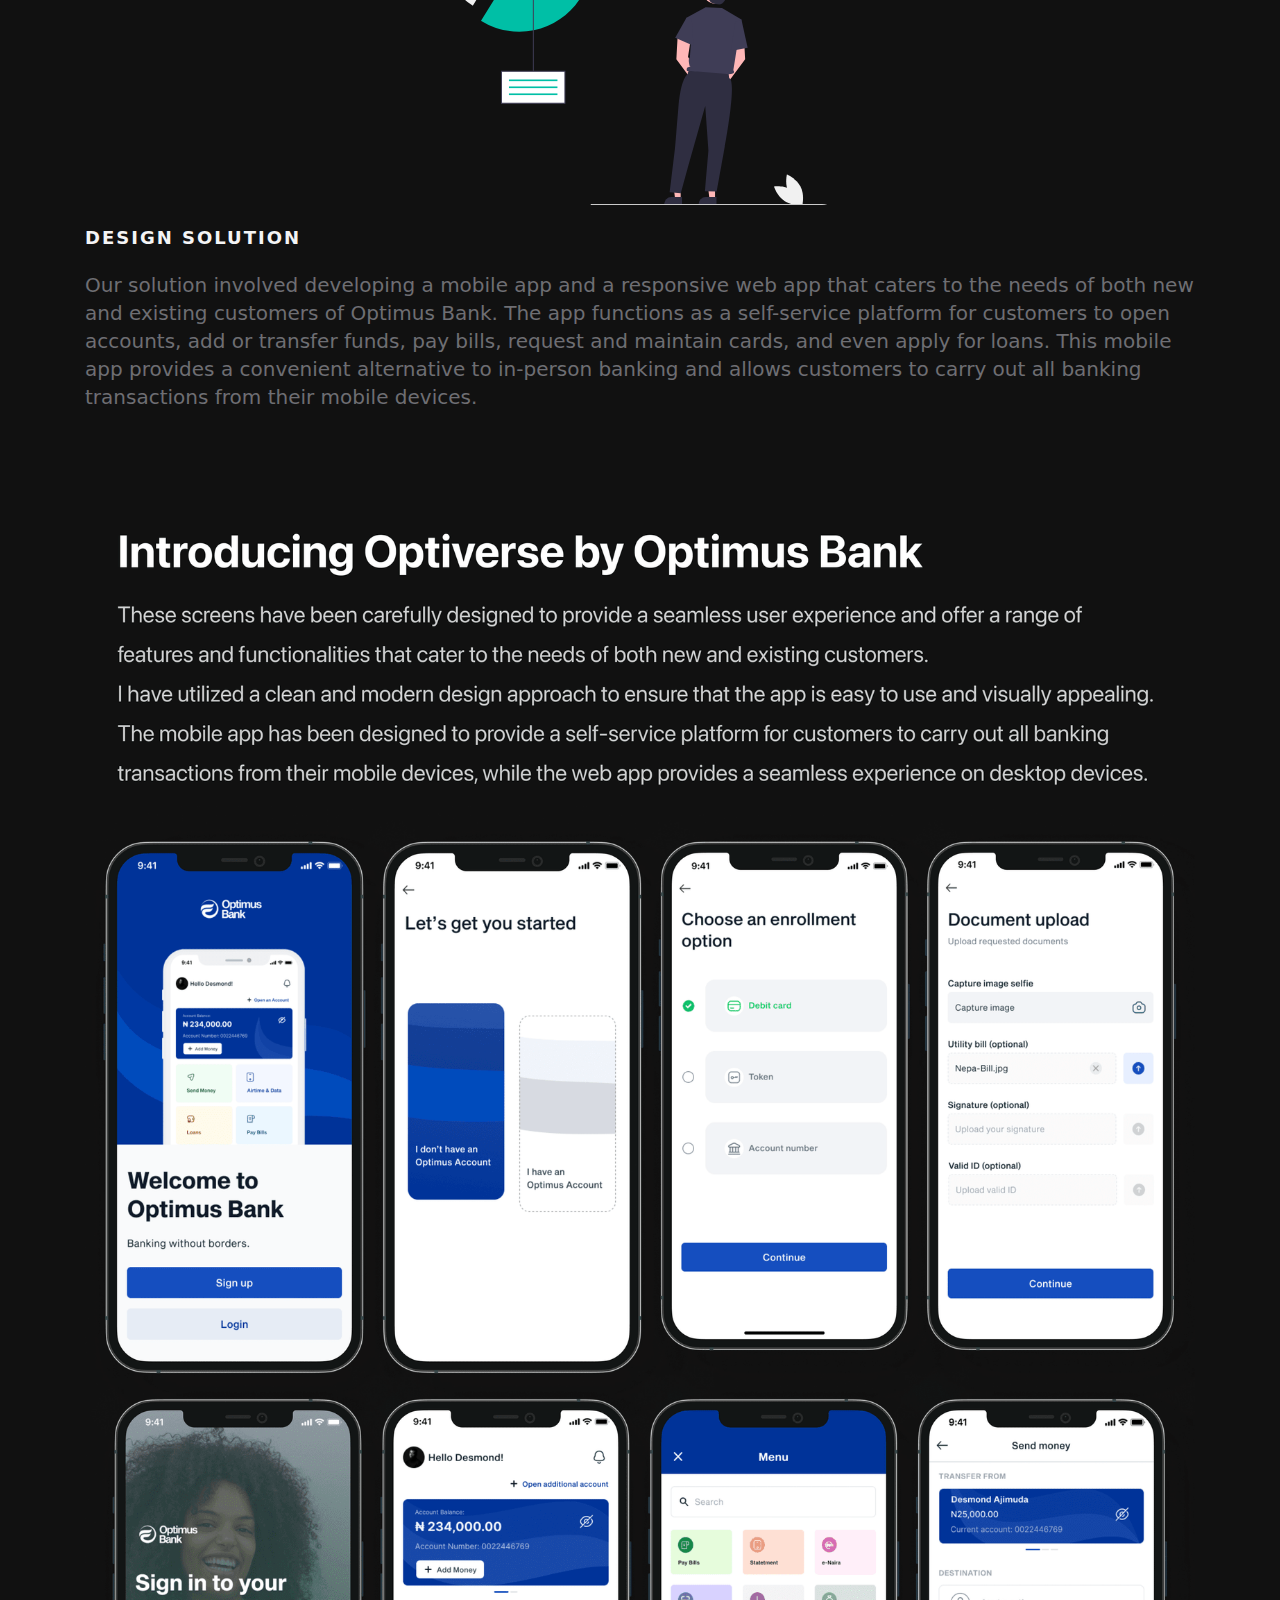
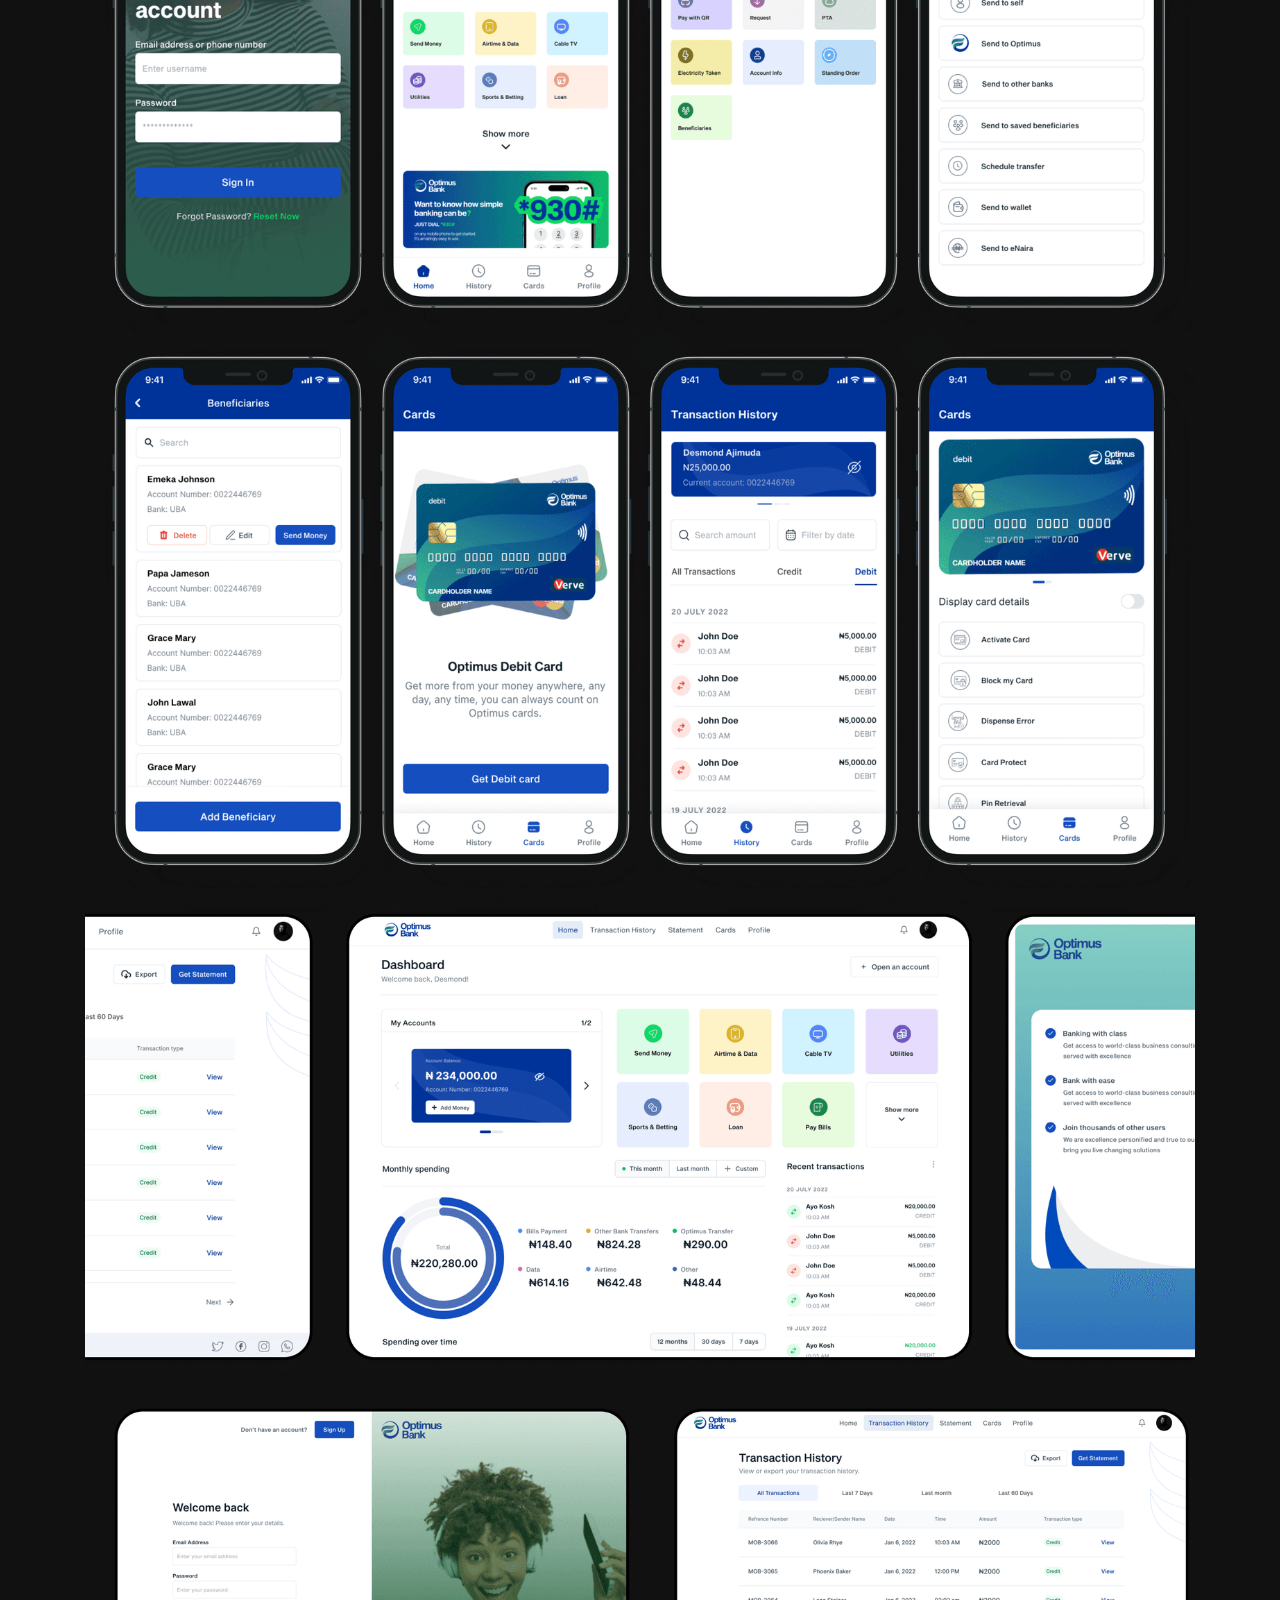
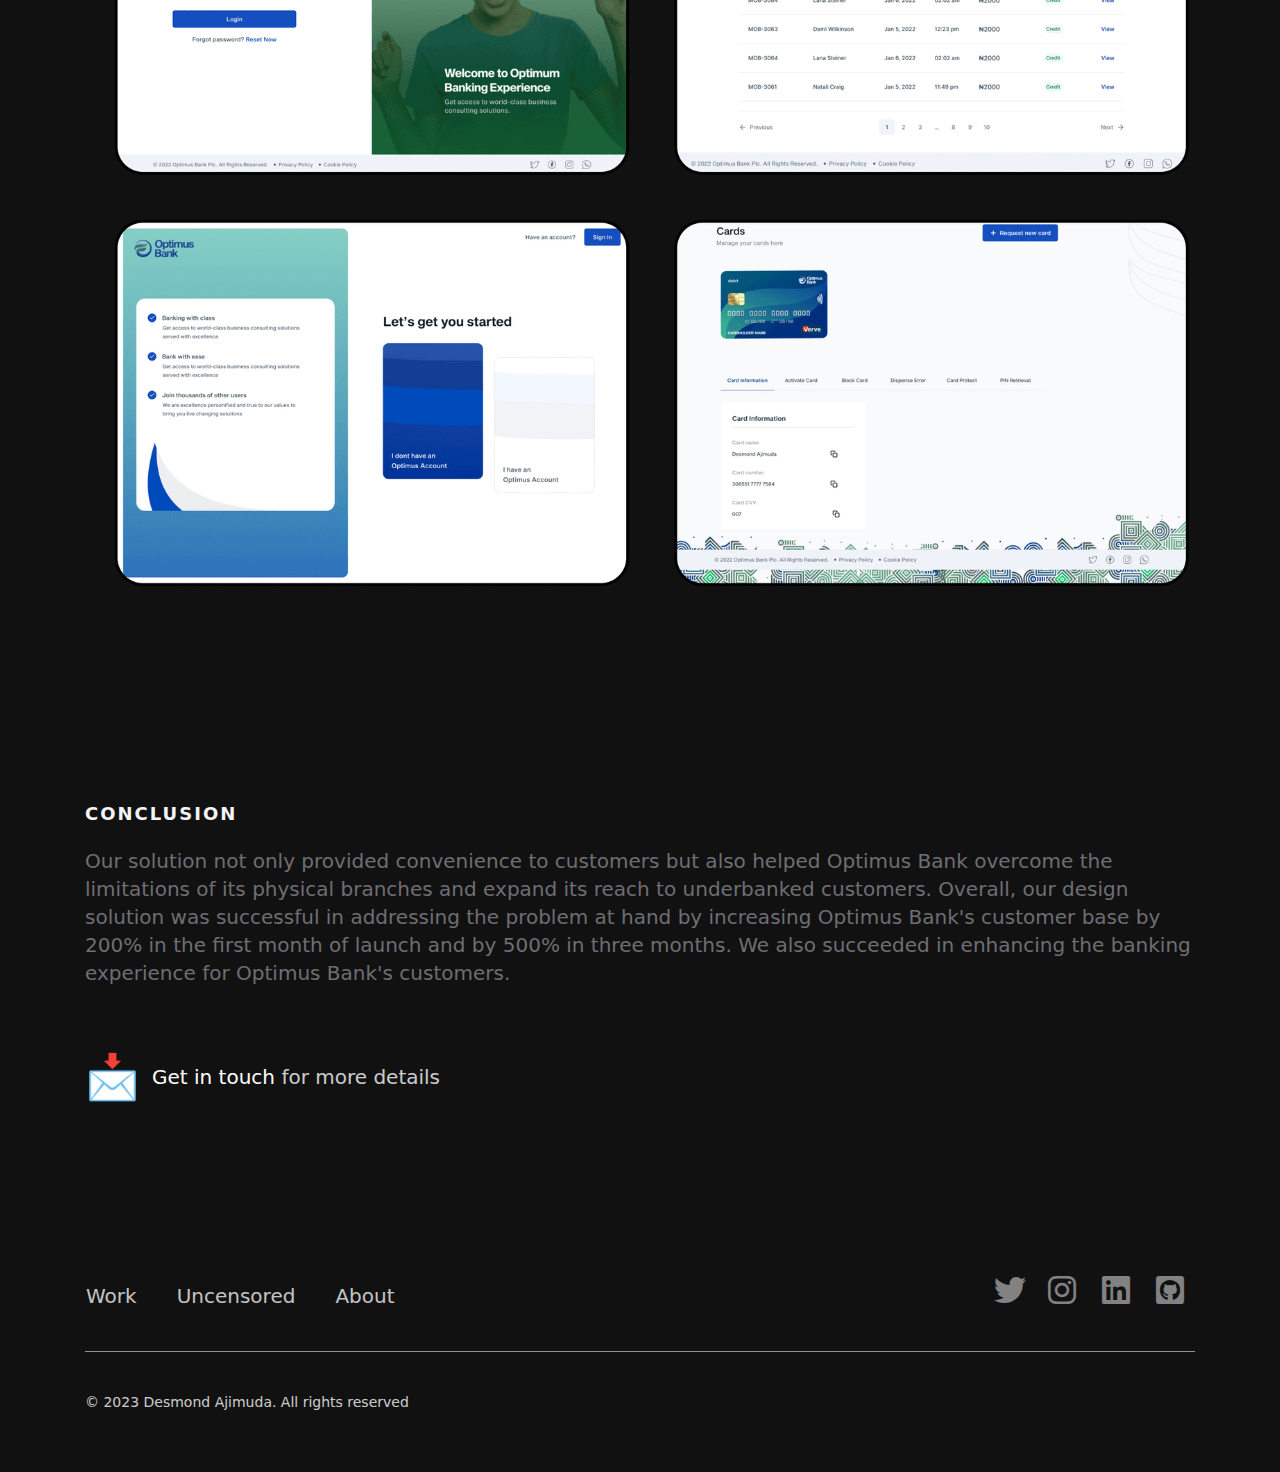
<file: optiverse-by-optimus-bank.html>
<!DOCTYPE html><!--  This site was created in Webflow. https://www.webflow.com  -->
<!--  Last Published: Mon Jan 29 2024 08:45:05 GMT+0000 (Coordinated Universal Time)  -->
<html data-wf-page="644a949b6788d86cf745c51c" data-wf-site="6428231dbde7a71ac483e4af">
<head>
  <meta charset="utf-8">
  <title>Optiverse by Optimus Bank</title>
  <meta content="This project focuses on creating a seamless and user-friendly experience for optimus bank account holder on mobile and desktop devices" name="description">
  <meta content="Optiverse by Optimus Bank" property="og:title">
  <meta content="This project focuses on creating a seamless and user-friendly experience for optimus bank account holder on mobile and desktop devices" property="og:description">
  <meta content="https://uploads-ssl.webflow.com/6428231dbde7a71ac483e4af/644a90094e90a2415be29f9d_Vendorstack%20Cover-min.png" property="og:image">
  <meta content="Optiverse by Optimus Bank" property="twitter:title">
  <meta content="This project focuses on creating a seamless and user-friendly experience for optimus bank account holder on mobile and desktop devices" property="twitter:description">
  <meta content="https://uploads-ssl.webflow.com/6428231dbde7a71ac483e4af/644a90094e90a2415be29f9d_Vendorstack%20Cover-min.png" property="twitter:image">
  <meta property="og:type" content="website">
  <meta content="summary_large_image" name="twitter:card">
  <meta content="width=device-width, initial-scale=1" name="viewport">
  <meta content="Webflow" name="generator">
  <link href="css/normalize.css" rel="stylesheet" type="text/css">
  <link href="css/webflow.css" rel="stylesheet" type="text/css">
  <link href="css/desmondajimuda.webflow.css" rel="stylesheet" type="text/css">
  <script type="text/javascript">!function(o,c){var n=c.documentElement,t=" w-mod-";n.className+=t+"js",("ontouchstart"in o||o.DocumentTouch&&c instanceof DocumentTouch)&&(n.className+=t+"touch")}(window,document);</script>
  <link href="images/favicon.svg" rel="shortcut icon" type="image/x-icon">
  <link href="images/webclip.svg" rel="apple-touch-icon">
  <script async="" src="https://www.googletagmanager.com/gtag/js?id=G-3XF66MM2H3"></script>
  <script type="text/javascript">window.dataLayer = window.dataLayer || [];function gtag(){dataLayer.push(arguments);}gtag('js', new Date());gtag('set', 'developer_id.dZGVlNj', true);gtag('config', 'G-3XF66MM2H3');</script>
  <style>
.content01_img{
  pointer-events: none;}
  </style>
</head>
<body>
  <div data-animation="default" data-collapse="small" data-duration="400" data-easing="ease" data-easing2="ease" role="banner" class="navbar-3 w-nav">
    <div class="container w-container">
      <a href="index.html" class="brand-2 w-nav-brand"><img src="images/Desmond-Ajimuda.svg" loading="lazy" width="Auto" alt="" class="image-3"></a>
      <nav role="navigation" class="nav-menu w-nav-menu">
        <a href="index.html" class="nav-link-2 w-nav-link">Work</a>
        <a href="uncensored-design-case-studies.html" class="nav-link-2 w-nav-link">Uncensored</a>
        <a href="about-desmond-ajimuda.html" class="nav-link-2 w-nav-link">About</a>
      </nav>
      <div class="menu-button-2 w-nav-button">
        <div class="icon w-icon-nav-menu"></div>
      </div>
    </div>
  </div>
  <div class="content-section">
    <div class="container w-container">
      <div class="center-text">
        <h1 class="project-header">Optiverse by Optimus Bank</h1>
        <div class="text-block-3">DESIGN FOR MOBILE &amp; DESKTOP</div>
      </div>
    </div>
  </div>
  <div class="section-2">
    <div class="content01_img-wrap"><img src="images/Optimus_Project-11.png" loading="lazy" sizes="(max-width: 2880px) 100vw, 2880px" srcset="images/Optimus_Project-11-p-500.png 500w, images/Optimus_Project-11-p-800.png 800w, images/Optimus_Project-11-p-1080.png 1080w, images/Optimus_Project-11-p-1600.png 1600w, images/Optimus_Project-11-p-2000.png 2000w, images/Optimus_Project-11-p-2600.png 2600w, images/Optimus_Project-11.png 2880w" alt="Optimus project cover" class="project-image-curve"></div>
  </div>
  <div class="content-section">
    <div class="container w-container">
      <div class="project-information">
        <div class="overview">Overview</div>
        <p class="small-paragraph">Optimus Bank is a financial institution that offers a wide range of financial services, including personal banking, business banking, and lending solutions. They provide their customers with access to both online and mobile banking, as well as a network of ATMs. In mid-2022, Optimus Bank partnered with Clane Labs to create a mobile banking app and responsive web app (internet banking) that catered to their existing customers, onboarded new customers, and served the underbanked population, marking their initial entry into the world of digital banking.</p>
      </div>
      <div class="w-layout-grid project-details">
        <div id="w-node-d70878a6-d1ca-0a6a-b7ed-5ddbe65df9d7-f745c51c" class="details-card">
          <div class="overview">My role</div>
          <p class="small-paragraph">Solo designer, responsible for the design of mobile banking app and responsive web app.</p>
        </div>
        <div id="w-node-c57c9057-abb7-f4af-fc19-55da05aa53f3-f745c51c" class="details-card">
          <div class="overview">THe team</div>
          <p class="small-paragraph">1 designer, 1 project manager, 1 product manager 5+ engineers. </p>
        </div>
        <div id="w-node-_7047666b-fd63-84f2-49fc-dc6f5be8d987-f745c51c" class="details-card">
          <div class="overview">Timeline</div>
          <p class="small-paragraph">June 2022 - November 2022</p>
        </div>
      </div>
      <div class="project-information">
        <div class="overview">the problem</div>
        <p class="small-paragraph">Optimus Bank has a limited customer base due to its few physical branches, which restricts its ability to acquire new customers. To address this issue, the bank intends to implement digital banking services to reach banked and underbanked customers and provide premium mobile banking and internet banking services to retain existing customers. However, the challenge is to successfully implement these services and attract new customers while maintaining the loyalty of the current customer base.</p>
      </div>
      <div class="presentation_wrap">
        <div class="content01_img-wrap"><img src="images/undraw_segment_analysis_re_ocsl.svg" loading="lazy" width="391" alt="Illustration" class="content01_img"></div>
      </div>
      <div class="project-information">
        <div class="overview">Design solution</div>
        <p class="small-paragraph">Our solution involved developing a mobile app and a responsive web app that caters to the needs of both new and existing customers of Optimus Bank. The app functions as a self-service platform for customers to open accounts, add or transfer funds, pay bills, request and maintain cards, and even apply for loans. This mobile app provides a convenient alternative to in-person banking and allows customers to carry out all banking transactions from their mobile devices.</p>
      </div>
      <div class="presentation_wrap">
        <div class="content01_img-wrap"><img src="images/Optimus-Bank-Presenstation-min-2.png" loading="lazy" sizes="(max-width: 479px) 93vw, (max-width: 767px) 90vw, (max-width: 1919px) 94vw, 1540px" width="1571" alt="Optiverse presentation image" srcset="images/Optimus-Bank-Presenstation-min-2-p-500.png 500w, images/Optimus-Bank-Presenstation-min-2-p-800.png 800w, images/Optimus-Bank-Presenstation-min-2-p-1080.png 1080w, images/Optimus-Bank-Presenstation-min-2-p-1600.png 1600w, images/Optimus-Bank-Presenstation-min-2-p-2000.png 2000w, images/Optimus-Bank-Presenstation-min-2-p-2600.png 2600w, images/Optimus-Bank-Presenstation-min-2.png 3142w" class="content01_img"></div>
      </div>
    </div>
  </div>
  <div class="content-section">
    <div class="container w-container">
      <div class="project-information">
        <div class="overview">Conclusion</div>
        <p class="small-paragraph">Our solution not only provided convenience to customers but also helped Optimus Bank overcome the limitations of its physical branches and expand its reach to underbanked customers. Overall, our design solution was successful in addressing the problem at hand by increasing Optimus Bank&#x27;s customer base by 200% in the first month of launch and by 500% in three months. We also succeeded in enhancing the banking experience for Optimus Bank&#x27;s customers.</p>
      </div>
      <div class="get-in-touch">
        <p class="paragraph-2">📩</p>
        <a href="mailto:mudadesmond@gmail.com?subject=More%20Details%20on%20Portfolio%20Project" class="w-inline-block">
          <p class="paragraph"><span class="email">Get in touch</span> for more details</p>
        </a>
      </div>
    </div>
  </div>
  <section class="content-section">
    <div class="container footer">
      <div class="footer-wrapper-three">
        <div class="footer-block-three">
          <a href="index.html" class="footer-link-three">Work </a>
          <a href="uncensored-design-case-studies.html" class="footer-link-three">Uncensored</a>
          <a href="about-desmond-ajimuda.html" class="footer-link-three">About </a>
        </div>
        <div class="social-links">
          <a id="w-node-_494bd9b6-3c1c-fb47-535a-c2113acec833-3acec828" href="https://twitter.com/DesmondAjimuda" target="_blank" class="w-inline-block">
            <div class="text-block"></div>
          </a>
          <a id="w-node-_494bd9b6-3c1c-fb47-535a-c2113acec836-3acec828" href="https://www.instagram.com/desmondajimuda/" target="_blank" class="w-inline-block">
            <div class="text-block"></div>
          </a>
          <a id="w-node-_494bd9b6-3c1c-fb47-535a-c2113acec839-3acec828" href="https://www.linkedin.com/in/desmondajimuda/" target="_blank" class="w-inline-block">
            <div class="text-block"></div>
          </a>
          <a id="w-node-_494bd9b6-3c1c-fb47-535a-c2113acec83c-3acec828" href="https://github.com/DesmondAjimuda" target="_blank" class="w-inline-block">
            <div class="text-block"></div>
          </a>
        </div>
      </div>
      <div class="footer-divider-two"></div>
      <div class="footer-bottom">
        <div class="text-block-4">© 2023 Desmond Ajimuda. All rights reserved</div>
      </div>
    </div>
  </section>
  <script src="https://d3e54v103j8qbb.cloudfront.net/js/jquery-3.5.1.min.dc5e7f18c8.js?site=6428231dbde7a71ac483e4af" type="text/javascript" integrity="sha256-9/aliU8dGd2tb6OSsuzixeV4y/faTqgFtohetphbbj0=" crossorigin="anonymous"></script>
  <script src="js/webflow.js" type="text/javascript"></script>
</body>
</html>
</file>
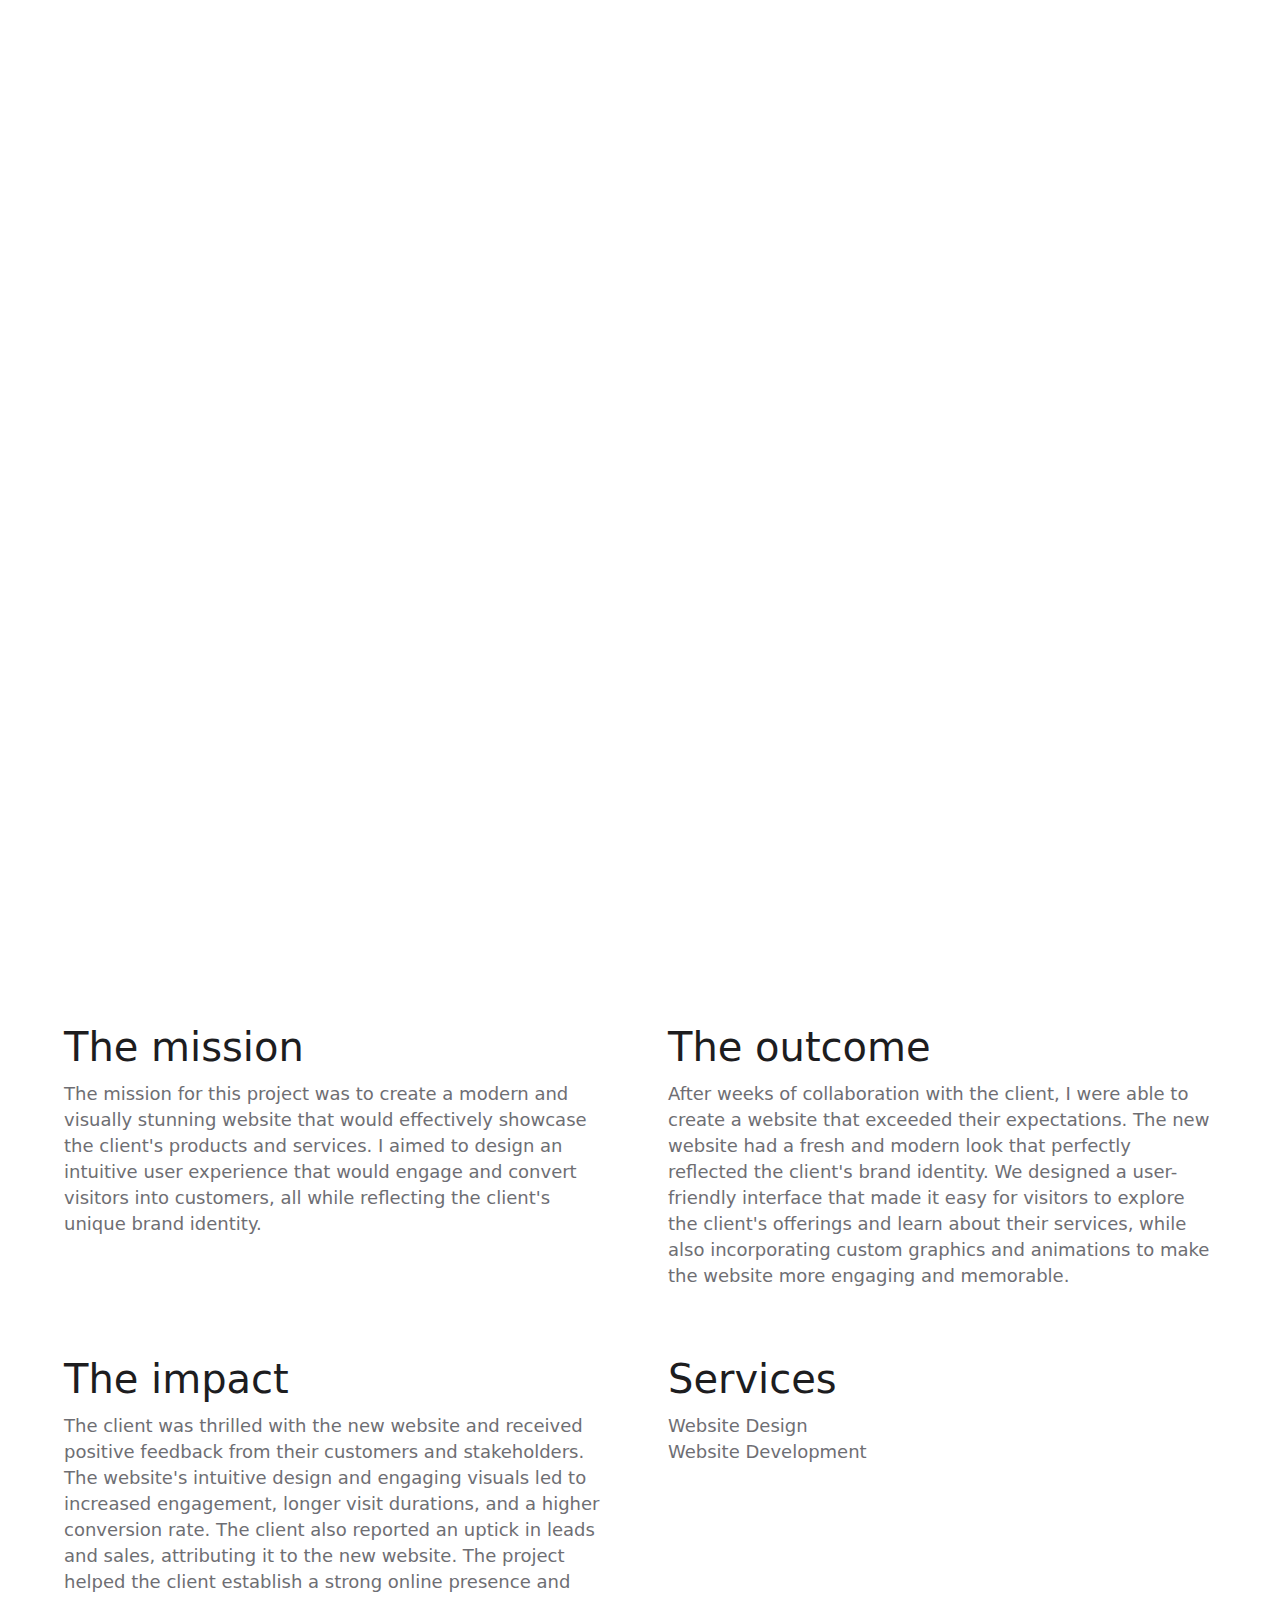
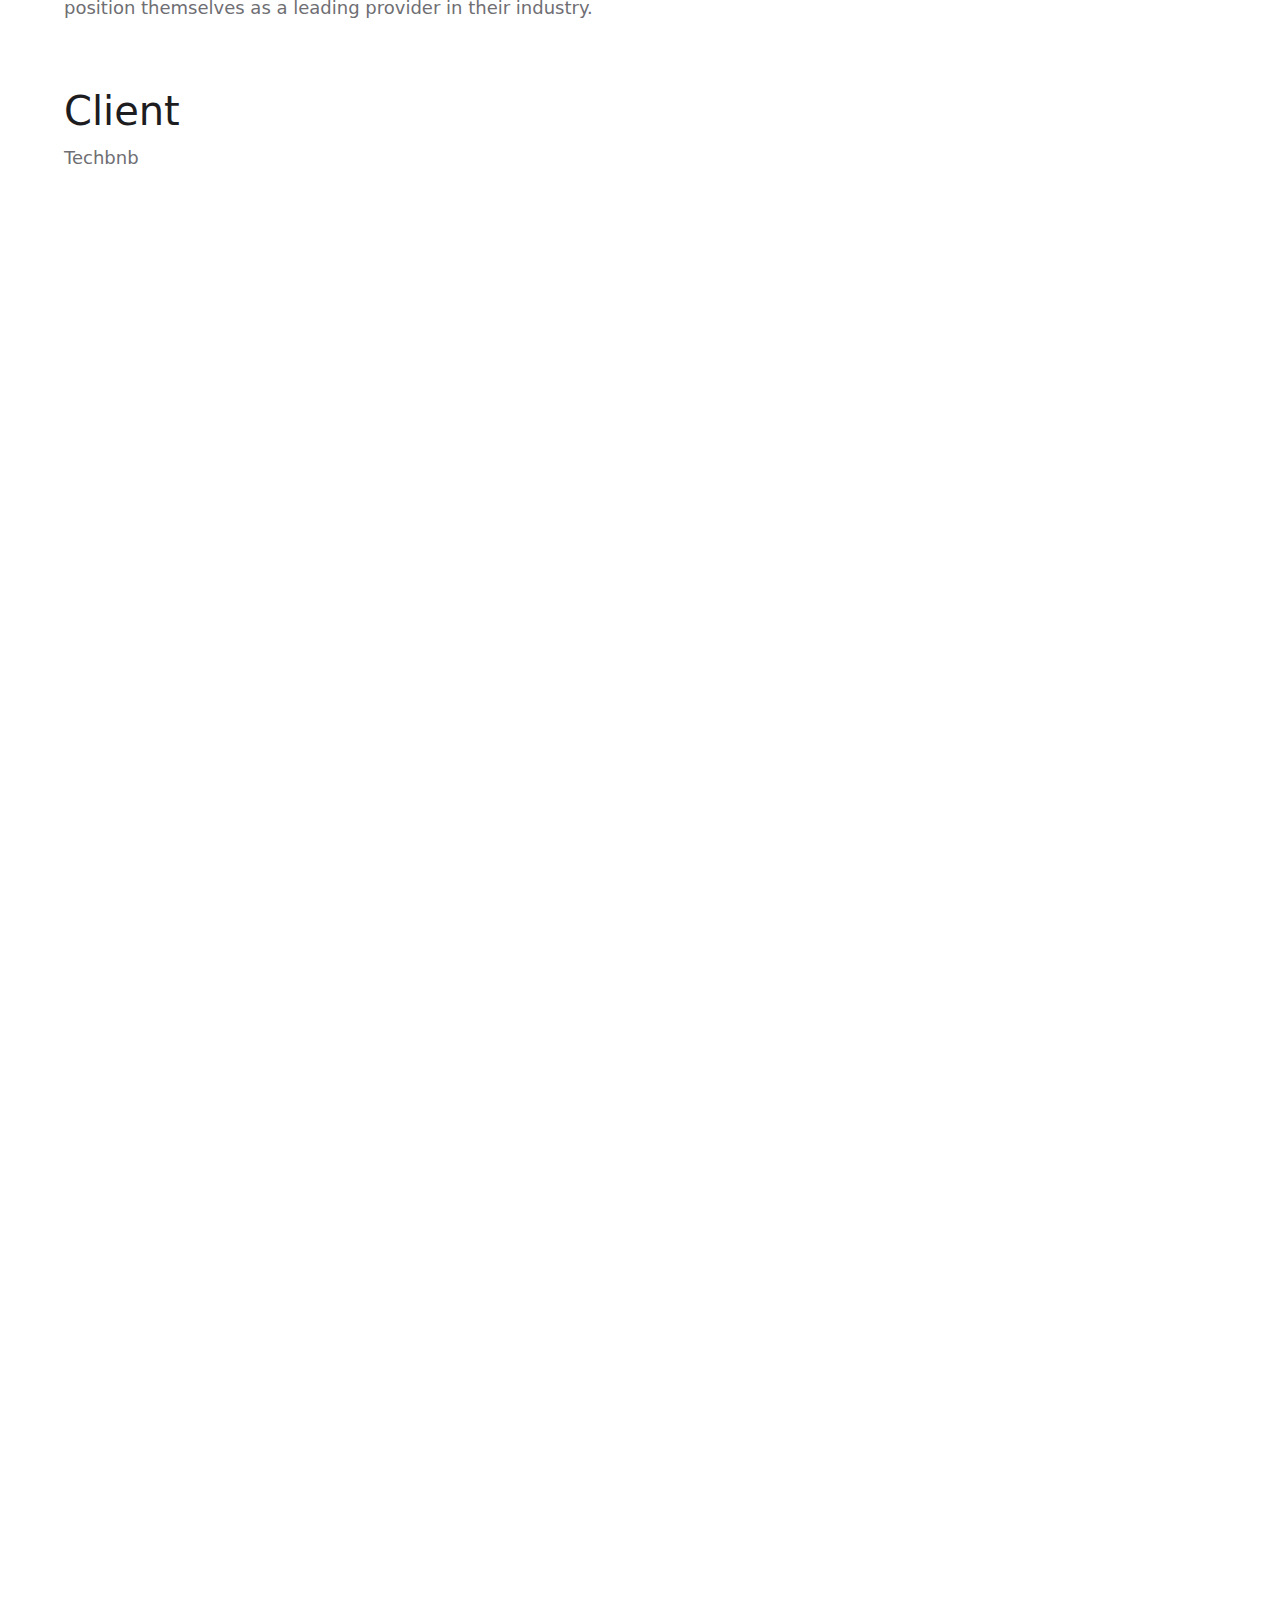
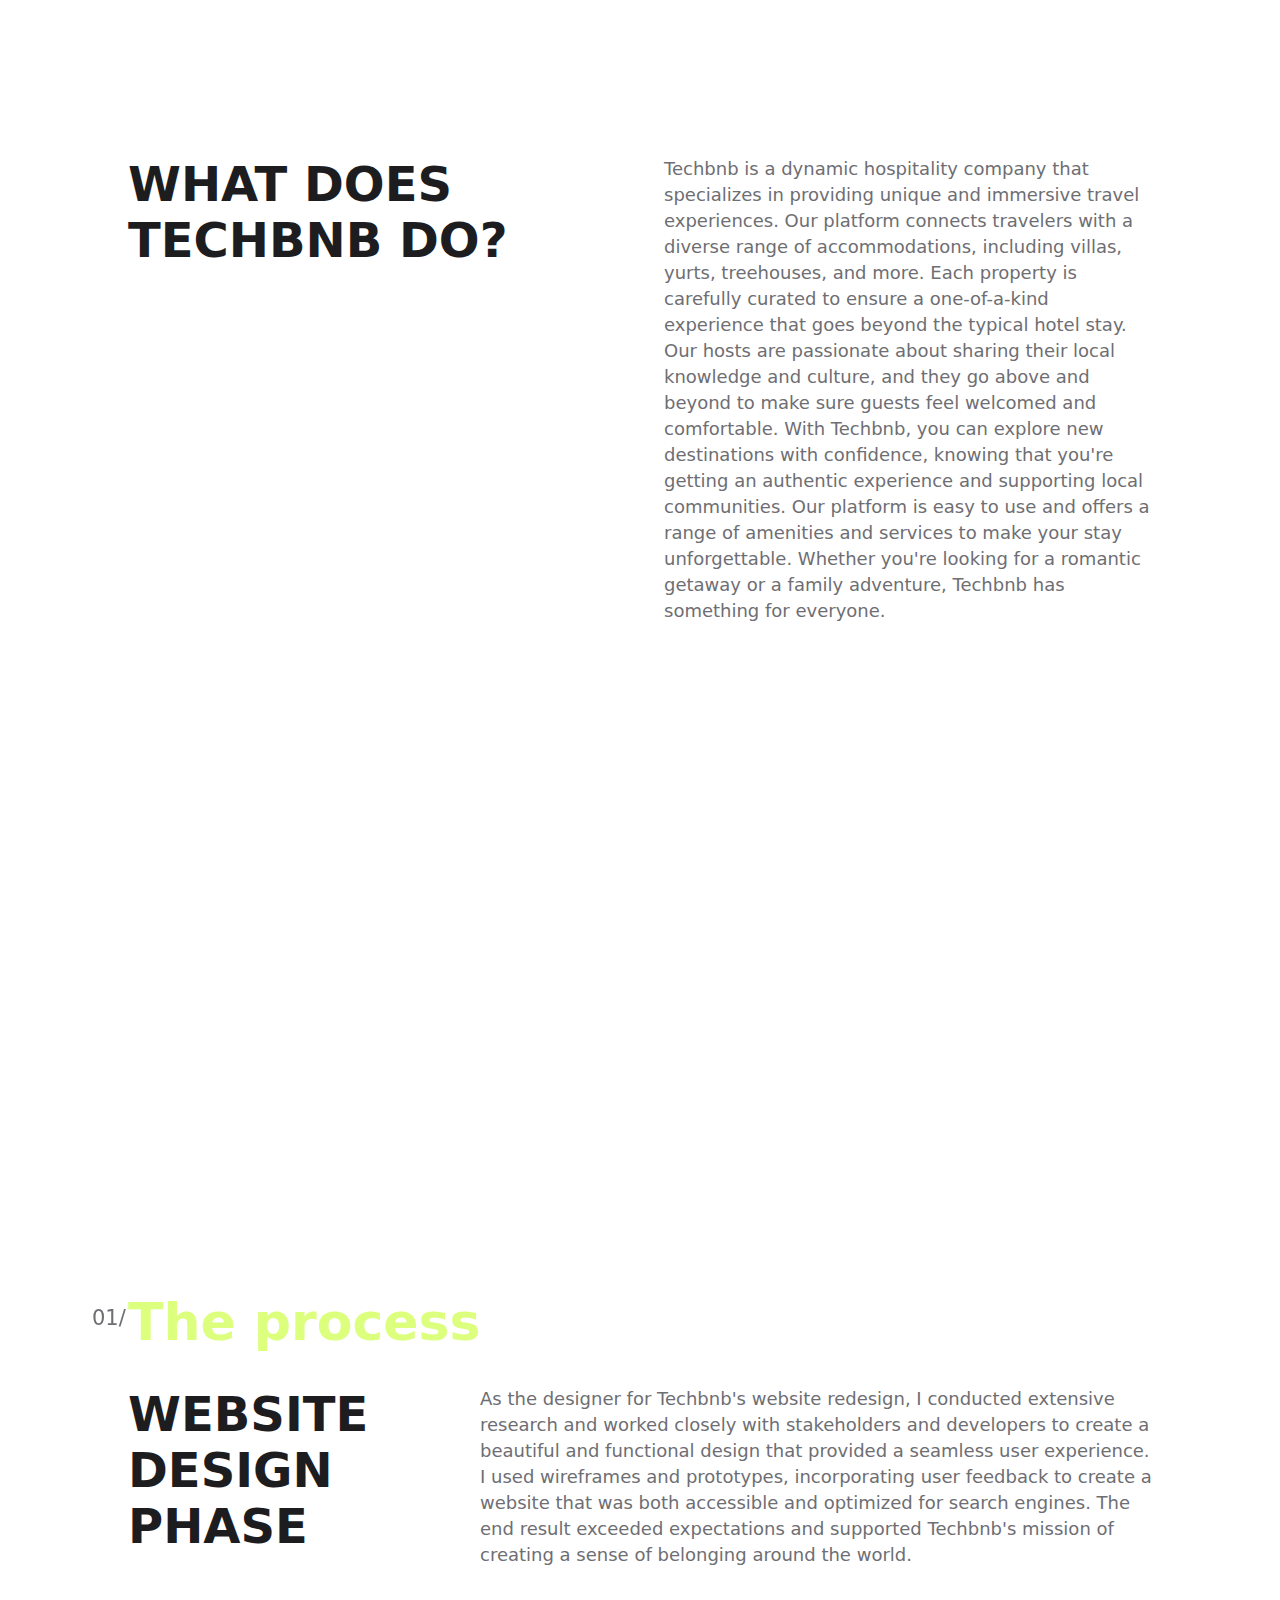
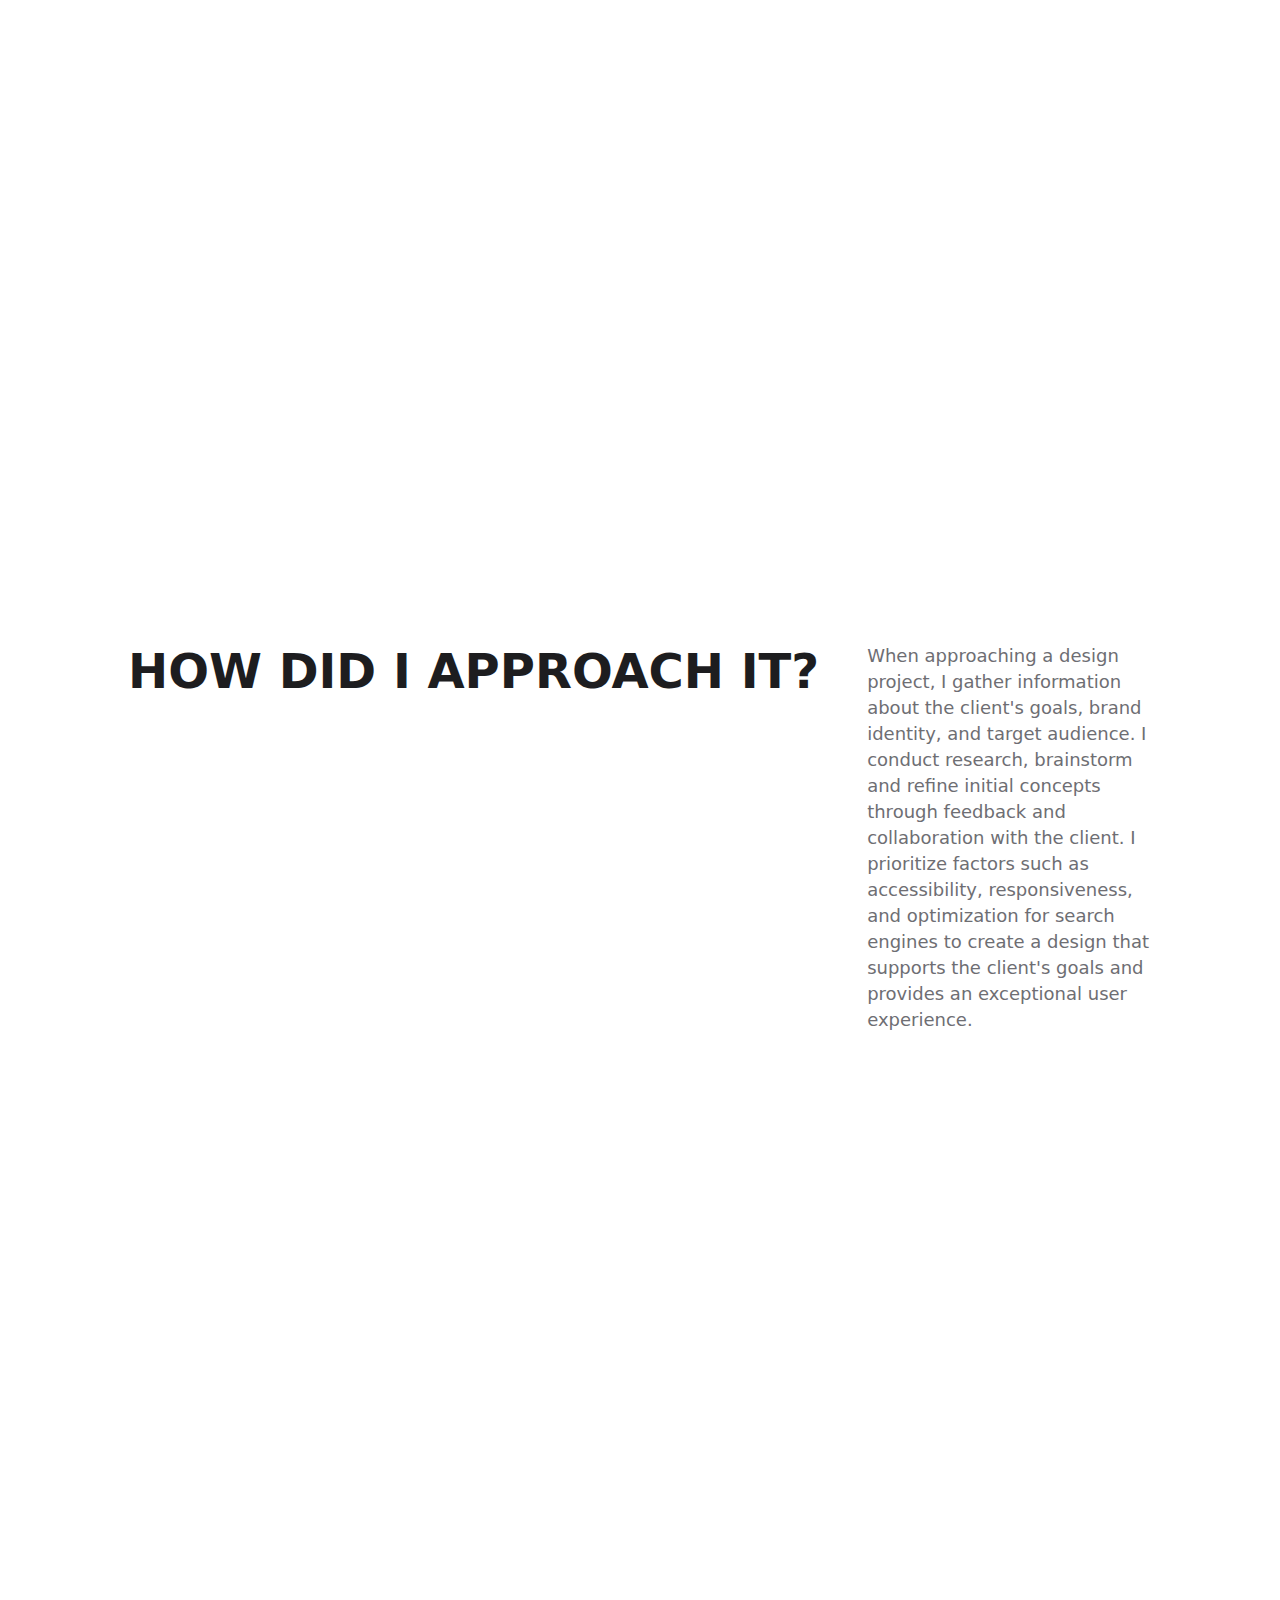
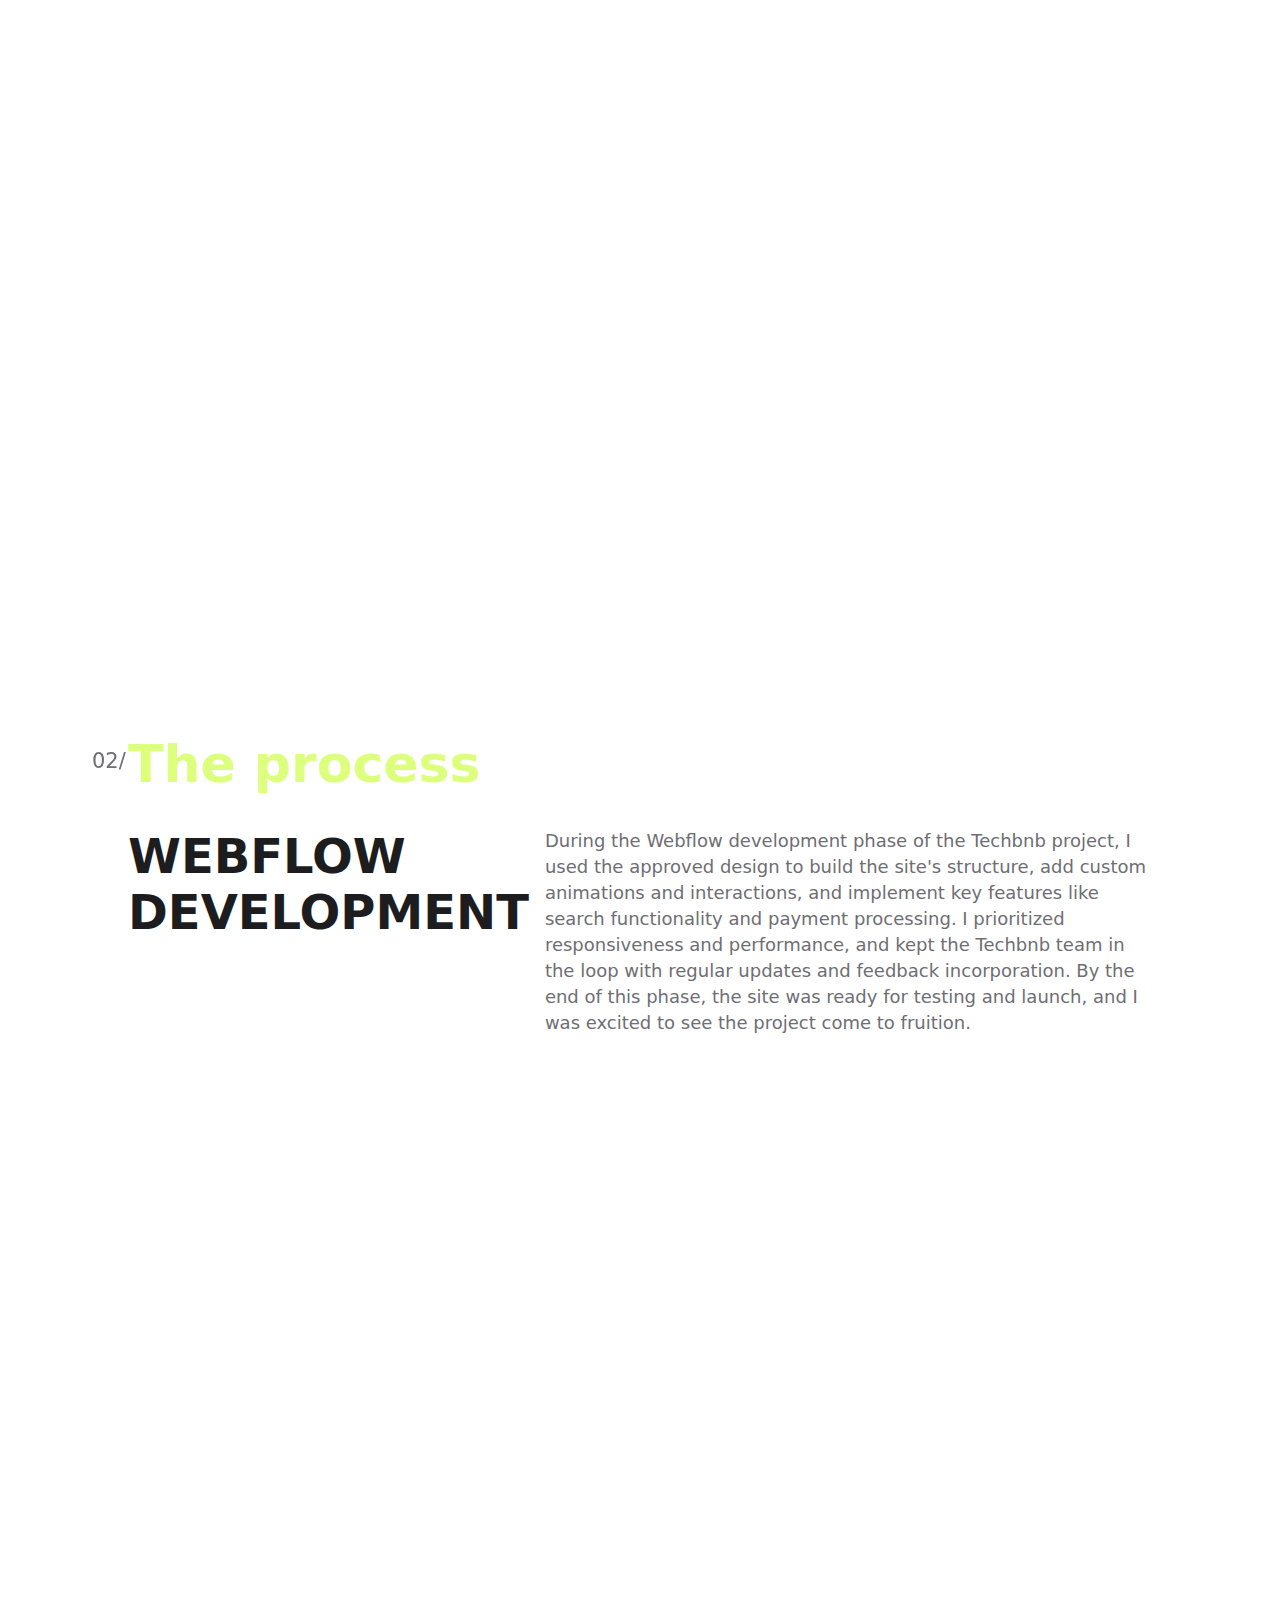
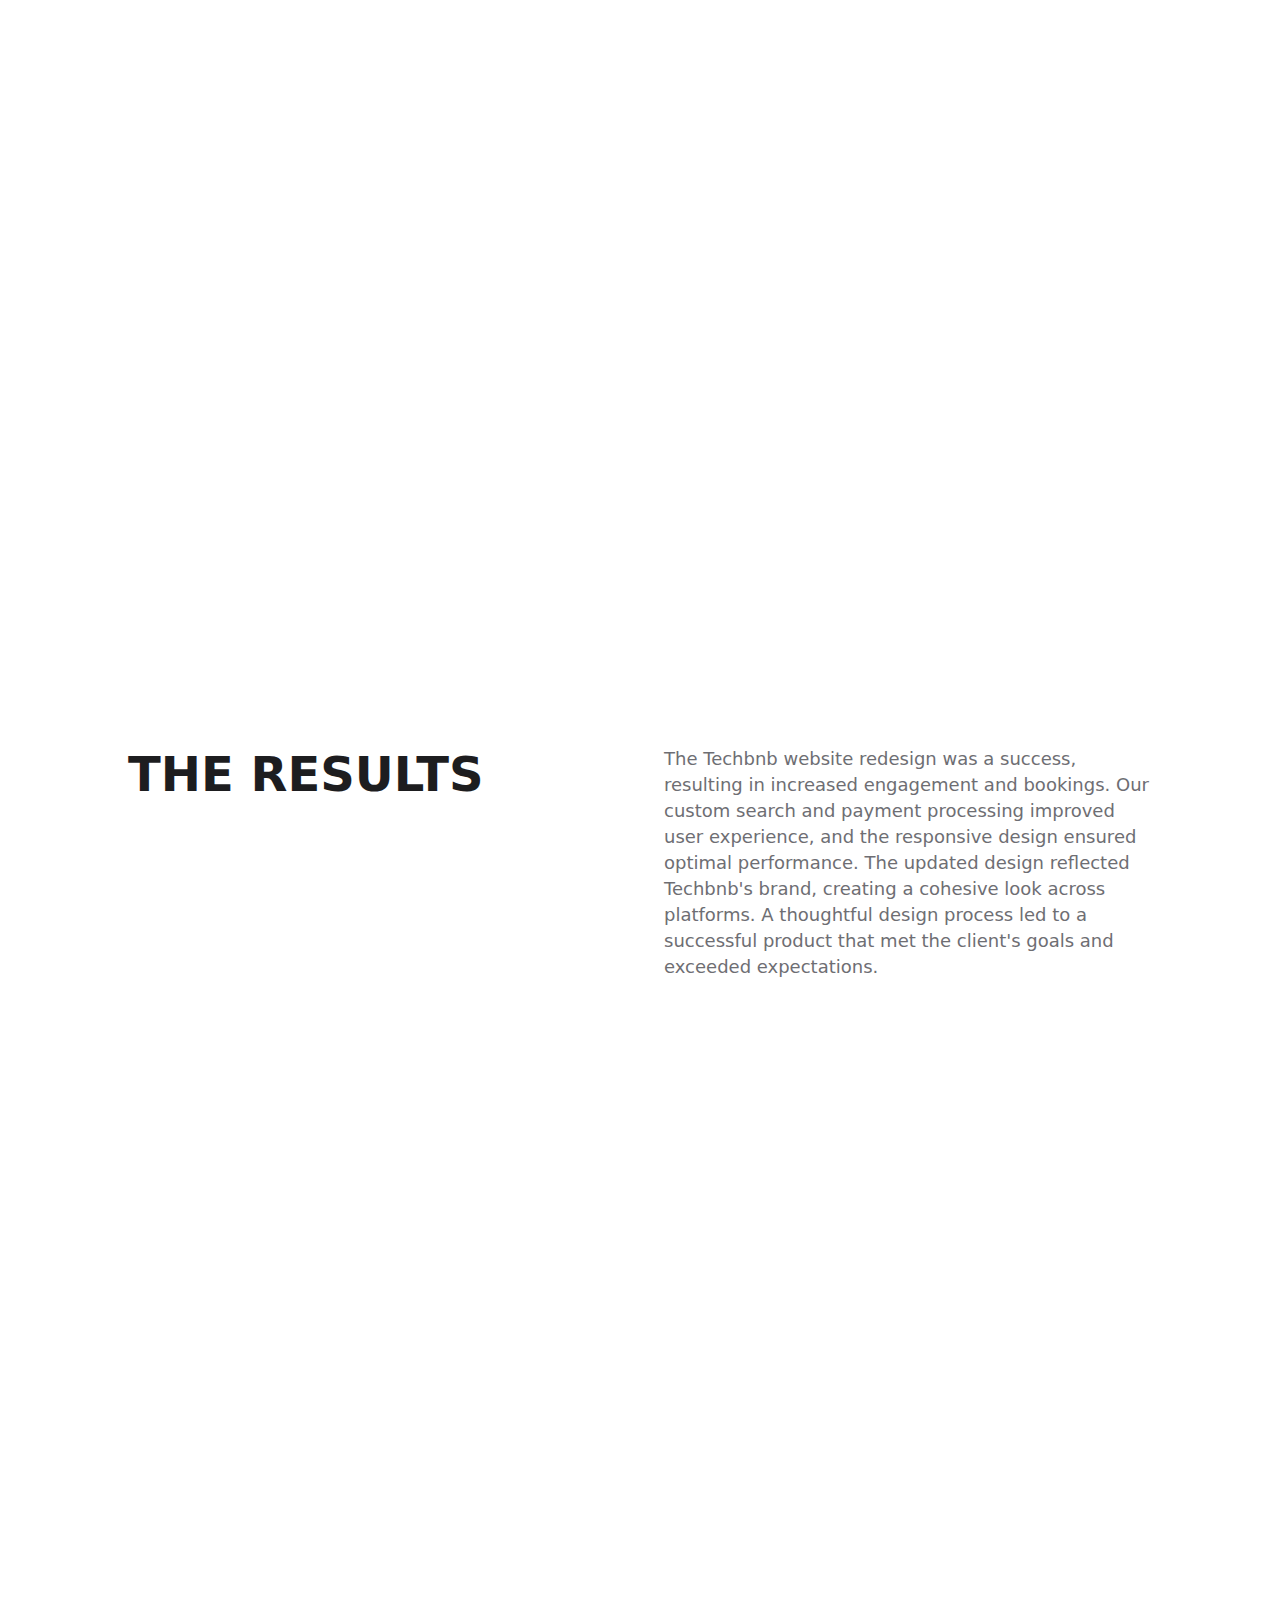
<file: project-template-copy-2.html>
<!DOCTYPE html><!--  This site was created in Webflow. https://www.webflow.com  -->
<!--  Last Published: Mon Jan 29 2024 08:45:05 GMT+0000 (Coordinated Universal Time)  -->
<html data-wf-page="647bb84577bb5a186dd7c39f" data-wf-site="6428231dbde7a71ac483e4af">
<head>
  <meta charset="utf-8">
  <title>Project Template</title>
  <meta content="Project Template" property="og:title">
  <meta content="Project Template" property="twitter:title">
  <meta content="width=device-width, initial-scale=1" name="viewport">
  <meta content="Webflow" name="generator">
  <link href="css/normalize.css" rel="stylesheet" type="text/css">
  <link href="css/webflow.css" rel="stylesheet" type="text/css">
  <link href="css/desmondajimuda.webflow.css" rel="stylesheet" type="text/css">
  <style>@media (min-width:992px) {html.w-mod-js:not(.w-mod-ix) [data-w-id="5a498516-db79-f272-f9e8-14648bd1f3e9"] {-webkit-transform:translate3d(0, 1rem, 0) scale3d(1, 1, 1) rotateX(0) rotateY(0) rotateZ(0) skew(0, 0);-moz-transform:translate3d(0, 1rem, 0) scale3d(1, 1, 1) rotateX(0) rotateY(0) rotateZ(0) skew(0, 0);-ms-transform:translate3d(0, 1rem, 0) scale3d(1, 1, 1) rotateX(0) rotateY(0) rotateZ(0) skew(0, 0);transform:translate3d(0, 1rem, 0) scale3d(1, 1, 1) rotateX(0) rotateY(0) rotateZ(0) skew(0, 0);opacity:0;}html.w-mod-js:not(.w-mod-ix) [data-w-id="5a498516-db79-f272-f9e8-14648bd1f458"] {-webkit-transform:translate3d(0, 1rem, 0) scale3d(1, 1, 1) rotateX(0) rotateY(0) rotateZ(0) skew(0, 0);-moz-transform:translate3d(0, 1rem, 0) scale3d(1, 1, 1) rotateX(0) rotateY(0) rotateZ(0) skew(0, 0);-ms-transform:translate3d(0, 1rem, 0) scale3d(1, 1, 1) rotateX(0) rotateY(0) rotateZ(0) skew(0, 0);transform:translate3d(0, 1rem, 0) scale3d(1, 1, 1) rotateX(0) rotateY(0) rotateZ(0) skew(0, 0);opacity:0;}html.w-mod-js:not(.w-mod-ix) [data-w-id="5a498516-db79-f272-f9e8-14648bd1f417"] {-webkit-transform:translate3d(0, 1rem, 0) scale3d(1, 1, 1) rotateX(0) rotateY(0) rotateZ(0) skew(0, 0);-moz-transform:translate3d(0, 1rem, 0) scale3d(1, 1, 1) rotateX(0) rotateY(0) rotateZ(0) skew(0, 0);-ms-transform:translate3d(0, 1rem, 0) scale3d(1, 1, 1) rotateX(0) rotateY(0) rotateZ(0) skew(0, 0);transform:translate3d(0, 1rem, 0) scale3d(1, 1, 1) rotateX(0) rotateY(0) rotateZ(0) skew(0, 0);opacity:0;}html.w-mod-js:not(.w-mod-ix) [data-w-id="5a498516-db79-f272-f9e8-14648bd1f44c"] {-webkit-transform:translate3d(0, 1rem, 0) scale3d(1, 1, 1) rotateX(0) rotateY(0) rotateZ(0) skew(0, 0);-moz-transform:translate3d(0, 1rem, 0) scale3d(1, 1, 1) rotateX(0) rotateY(0) rotateZ(0) skew(0, 0);-ms-transform:translate3d(0, 1rem, 0) scale3d(1, 1, 1) rotateX(0) rotateY(0) rotateZ(0) skew(0, 0);transform:translate3d(0, 1rem, 0) scale3d(1, 1, 1) rotateX(0) rotateY(0) rotateZ(0) skew(0, 0);opacity:0;}html.w-mod-js:not(.w-mod-ix) [data-w-id="5a498516-db79-f272-f9e8-14648bd1f45d"] {-webkit-transform:translate3d(0, 1rem, 0) scale3d(1, 1, 1) rotateX(0) rotateY(0) rotateZ(0) skew(0, 0);-moz-transform:translate3d(0, 1rem, 0) scale3d(1, 1, 1) rotateX(0) rotateY(0) rotateZ(0) skew(0, 0);-ms-transform:translate3d(0, 1rem, 0) scale3d(1, 1, 1) rotateX(0) rotateY(0) rotateZ(0) skew(0, 0);transform:translate3d(0, 1rem, 0) scale3d(1, 1, 1) rotateX(0) rotateY(0) rotateZ(0) skew(0, 0);opacity:0;}html.w-mod-js:not(.w-mod-ix) [data-w-id="5a498516-db79-f272-f9e8-14648bd1f3d8"] {-webkit-transform:translate3d(0, 1rem, 0) scale3d(1, 1, 1) rotateX(0) rotateY(0) rotateZ(0) skew(0, 0);-moz-transform:translate3d(0, 1rem, 0) scale3d(1, 1, 1) rotateX(0) rotateY(0) rotateZ(0) skew(0, 0);-ms-transform:translate3d(0, 1rem, 0) scale3d(1, 1, 1) rotateX(0) rotateY(0) rotateZ(0) skew(0, 0);transform:translate3d(0, 1rem, 0) scale3d(1, 1, 1) rotateX(0) rotateY(0) rotateZ(0) skew(0, 0);opacity:0;}html.w-mod-js:not(.w-mod-ix) [data-w-id="5a498516-db79-f272-f9e8-14648bd1f400"] {-webkit-transform:translate3d(0, 1rem, 0) scale3d(1, 1, 1) rotateX(0) rotateY(0) rotateZ(0) skew(0, 0);-moz-transform:translate3d(0, 1rem, 0) scale3d(1, 1, 1) rotateX(0) rotateY(0) rotateZ(0) skew(0, 0);-ms-transform:translate3d(0, 1rem, 0) scale3d(1, 1, 1) rotateX(0) rotateY(0) rotateZ(0) skew(0, 0);transform:translate3d(0, 1rem, 0) scale3d(1, 1, 1) rotateX(0) rotateY(0) rotateZ(0) skew(0, 0);opacity:0;}html.w-mod-js:not(.w-mod-ix) [data-w-id="5a498516-db79-f272-f9e8-14648bd1f3a4"] {-webkit-transform:translate3d(0, 1rem, 0) scale3d(1, 1, 1) rotateX(0) rotateY(0) rotateZ(0) skew(0, 0);-moz-transform:translate3d(0, 1rem, 0) scale3d(1, 1, 1) rotateX(0) rotateY(0) rotateZ(0) skew(0, 0);-ms-transform:translate3d(0, 1rem, 0) scale3d(1, 1, 1) rotateX(0) rotateY(0) rotateZ(0) skew(0, 0);transform:translate3d(0, 1rem, 0) scale3d(1, 1, 1) rotateX(0) rotateY(0) rotateZ(0) skew(0, 0);opacity:0;}html.w-mod-js:not(.w-mod-ix) [data-w-id="5a498516-db79-f272-f9e8-14648bd1f42f"] {-webkit-transform:translate3d(0, 1rem, 0) scale3d(1, 1, 1) rotateX(0) rotateY(0) rotateZ(0) skew(0, 0);-moz-transform:translate3d(0, 1rem, 0) scale3d(1, 1, 1) rotateX(0) rotateY(0) rotateZ(0) skew(0, 0);-ms-transform:translate3d(0, 1rem, 0) scale3d(1, 1, 1) rotateX(0) rotateY(0) rotateZ(0) skew(0, 0);transform:translate3d(0, 1rem, 0) scale3d(1, 1, 1) rotateX(0) rotateY(0) rotateZ(0) skew(0, 0);opacity:0;}html.w-mod-js:not(.w-mod-ix) [data-w-id="5a498516-db79-f272-f9e8-14648bd1f452"] {-webkit-transform:translate3d(0, 1rem, 0) scale3d(1, 1, 1) rotateX(0) rotateY(0) rotateZ(0) skew(0, 0);-moz-transform:translate3d(0, 1rem, 0) scale3d(1, 1, 1) rotateX(0) rotateY(0) rotateZ(0) skew(0, 0);-ms-transform:translate3d(0, 1rem, 0) scale3d(1, 1, 1) rotateX(0) rotateY(0) rotateZ(0) skew(0, 0);transform:translate3d(0, 1rem, 0) scale3d(1, 1, 1) rotateX(0) rotateY(0) rotateZ(0) skew(0, 0);opacity:0;}html.w-mod-js:not(.w-mod-ix) [data-w-id="5a498516-db79-f272-f9e8-14648bd1f3a8"] {-webkit-transform:translate3d(0, 1rem, 0) scale3d(1, 1, 1) rotateX(0) rotateY(0) rotateZ(0) skew(0, 0);-moz-transform:translate3d(0, 1rem, 0) scale3d(1, 1, 1) rotateX(0) rotateY(0) rotateZ(0) skew(0, 0);-ms-transform:translate3d(0, 1rem, 0) scale3d(1, 1, 1) rotateX(0) rotateY(0) rotateZ(0) skew(0, 0);transform:translate3d(0, 1rem, 0) scale3d(1, 1, 1) rotateX(0) rotateY(0) rotateZ(0) skew(0, 0);opacity:0;}html.w-mod-js:not(.w-mod-ix) [data-w-id="5a498516-db79-f272-f9e8-14648bd1f446"] {-webkit-transform:translate3d(0, 1rem, 0) scale3d(1, 1, 1) rotateX(0) rotateY(0) rotateZ(0) skew(0, 0);-moz-transform:translate3d(0, 1rem, 0) scale3d(1, 1, 1) rotateX(0) rotateY(0) rotateZ(0) skew(0, 0);-ms-transform:translate3d(0, 1rem, 0) scale3d(1, 1, 1) rotateX(0) rotateY(0) rotateZ(0) skew(0, 0);transform:translate3d(0, 1rem, 0) scale3d(1, 1, 1) rotateX(0) rotateY(0) rotateZ(0) skew(0, 0);opacity:0;}html.w-mod-js:not(.w-mod-ix) [data-w-id="5a498516-db79-f272-f9e8-14648bd1f434"] {-webkit-transform:translate3d(0, 1rem, 0) scale3d(1, 1, 1) rotateX(0) rotateY(0) rotateZ(0) skew(0, 0);-moz-transform:translate3d(0, 1rem, 0) scale3d(1, 1, 1) rotateX(0) rotateY(0) rotateZ(0) skew(0, 0);-ms-transform:translate3d(0, 1rem, 0) scale3d(1, 1, 1) rotateX(0) rotateY(0) rotateZ(0) skew(0, 0);transform:translate3d(0, 1rem, 0) scale3d(1, 1, 1) rotateX(0) rotateY(0) rotateZ(0) skew(0, 0);opacity:0;}html.w-mod-js:not(.w-mod-ix) [data-w-id="5a498516-db79-f272-f9e8-14648bd1f412"] {-webkit-transform:translate3d(0, 1rem, 0) scale3d(1, 1, 1) rotateX(0) rotateY(0) rotateZ(0) skew(0, 0);-moz-transform:translate3d(0, 1rem, 0) scale3d(1, 1, 1) rotateX(0) rotateY(0) rotateZ(0) skew(0, 0);-ms-transform:translate3d(0, 1rem, 0) scale3d(1, 1, 1) rotateX(0) rotateY(0) rotateZ(0) skew(0, 0);transform:translate3d(0, 1rem, 0) scale3d(1, 1, 1) rotateX(0) rotateY(0) rotateZ(0) skew(0, 0);opacity:0;}html.w-mod-js:not(.w-mod-ix) [data-w-id="5a498516-db79-f272-f9e8-14648bd1f3d3"] {-webkit-transform:translate3d(0, 1rem, 0) scale3d(1, 1, 1) rotateX(0) rotateY(0) rotateZ(0) skew(0, 0);-moz-transform:translate3d(0, 1rem, 0) scale3d(1, 1, 1) rotateX(0) rotateY(0) rotateZ(0) skew(0, 0);-ms-transform:translate3d(0, 1rem, 0) scale3d(1, 1, 1) rotateX(0) rotateY(0) rotateZ(0) skew(0, 0);transform:translate3d(0, 1rem, 0) scale3d(1, 1, 1) rotateX(0) rotateY(0) rotateZ(0) skew(0, 0);opacity:0;}}@media (max-width:991px) and (min-width:768px) {html.w-mod-js:not(.w-mod-ix) [data-w-id="5a498516-db79-f272-f9e8-14648bd1f3e9"] {-webkit-transform:translate3d(0, 1rem, 0) scale3d(1, 1, 1) rotateX(0) rotateY(0) rotateZ(0) skew(0, 0);-moz-transform:translate3d(0, 1rem, 0) scale3d(1, 1, 1) rotateX(0) rotateY(0) rotateZ(0) skew(0, 0);-ms-transform:translate3d(0, 1rem, 0) scale3d(1, 1, 1) rotateX(0) rotateY(0) rotateZ(0) skew(0, 0);transform:translate3d(0, 1rem, 0) scale3d(1, 1, 1) rotateX(0) rotateY(0) rotateZ(0) skew(0, 0);opacity:0;}html.w-mod-js:not(.w-mod-ix) [data-w-id="5a498516-db79-f272-f9e8-14648bd1f458"] {-webkit-transform:translate3d(0, 1rem, 0) scale3d(1, 1, 1) rotateX(0) rotateY(0) rotateZ(0) skew(0, 0);-moz-transform:translate3d(0, 1rem, 0) scale3d(1, 1, 1) rotateX(0) rotateY(0) rotateZ(0) skew(0, 0);-ms-transform:translate3d(0, 1rem, 0) scale3d(1, 1, 1) rotateX(0) rotateY(0) rotateZ(0) skew(0, 0);transform:translate3d(0, 1rem, 0) scale3d(1, 1, 1) rotateX(0) rotateY(0) rotateZ(0) skew(0, 0);opacity:0;}html.w-mod-js:not(.w-mod-ix) [data-w-id="5a498516-db79-f272-f9e8-14648bd1f417"] {-webkit-transform:translate3d(0, 1rem, 0) scale3d(1, 1, 1) rotateX(0) rotateY(0) rotateZ(0) skew(0, 0);-moz-transform:translate3d(0, 1rem, 0) scale3d(1, 1, 1) rotateX(0) rotateY(0) rotateZ(0) skew(0, 0);-ms-transform:translate3d(0, 1rem, 0) scale3d(1, 1, 1) rotateX(0) rotateY(0) rotateZ(0) skew(0, 0);transform:translate3d(0, 1rem, 0) scale3d(1, 1, 1) rotateX(0) rotateY(0) rotateZ(0) skew(0, 0);opacity:0;}html.w-mod-js:not(.w-mod-ix) [data-w-id="5a498516-db79-f272-f9e8-14648bd1f44c"] {-webkit-transform:translate3d(0, 1rem, 0) scale3d(1, 1, 1) rotateX(0) rotateY(0) rotateZ(0) skew(0, 0);-moz-transform:translate3d(0, 1rem, 0) scale3d(1, 1, 1) rotateX(0) rotateY(0) rotateZ(0) skew(0, 0);-ms-transform:translate3d(0, 1rem, 0) scale3d(1, 1, 1) rotateX(0) rotateY(0) rotateZ(0) skew(0, 0);transform:translate3d(0, 1rem, 0) scale3d(1, 1, 1) rotateX(0) rotateY(0) rotateZ(0) skew(0, 0);opacity:0;}html.w-mod-js:not(.w-mod-ix) [data-w-id="5a498516-db79-f272-f9e8-14648bd1f45d"] {-webkit-transform:translate3d(0, 1rem, 0) scale3d(1, 1, 1) rotateX(0) rotateY(0) rotateZ(0) skew(0, 0);-moz-transform:translate3d(0, 1rem, 0) scale3d(1, 1, 1) rotateX(0) rotateY(0) rotateZ(0) skew(0, 0);-ms-transform:translate3d(0, 1rem, 0) scale3d(1, 1, 1) rotateX(0) rotateY(0) rotateZ(0) skew(0, 0);transform:translate3d(0, 1rem, 0) scale3d(1, 1, 1) rotateX(0) rotateY(0) rotateZ(0) skew(0, 0);opacity:0;}html.w-mod-js:not(.w-mod-ix) [data-w-id="5a498516-db79-f272-f9e8-14648bd1f3d8"] {-webkit-transform:translate3d(0, 1rem, 0) scale3d(1, 1, 1) rotateX(0) rotateY(0) rotateZ(0) skew(0, 0);-moz-transform:translate3d(0, 1rem, 0) scale3d(1, 1, 1) rotateX(0) rotateY(0) rotateZ(0) skew(0, 0);-ms-transform:translate3d(0, 1rem, 0) scale3d(1, 1, 1) rotateX(0) rotateY(0) rotateZ(0) skew(0, 0);transform:translate3d(0, 1rem, 0) scale3d(1, 1, 1) rotateX(0) rotateY(0) rotateZ(0) skew(0, 0);opacity:0;}html.w-mod-js:not(.w-mod-ix) [data-w-id="5a498516-db79-f272-f9e8-14648bd1f400"] {-webkit-transform:translate3d(0, 1rem, 0) scale3d(1, 1, 1) rotateX(0) rotateY(0) rotateZ(0) skew(0, 0);-moz-transform:translate3d(0, 1rem, 0) scale3d(1, 1, 1) rotateX(0) rotateY(0) rotateZ(0) skew(0, 0);-ms-transform:translate3d(0, 1rem, 0) scale3d(1, 1, 1) rotateX(0) rotateY(0) rotateZ(0) skew(0, 0);transform:translate3d(0, 1rem, 0) scale3d(1, 1, 1) rotateX(0) rotateY(0) rotateZ(0) skew(0, 0);opacity:0;}html.w-mod-js:not(.w-mod-ix) [data-w-id="5a498516-db79-f272-f9e8-14648bd1f3a4"] {-webkit-transform:translate3d(0, 1rem, 0) scale3d(1, 1, 1) rotateX(0) rotateY(0) rotateZ(0) skew(0, 0);-moz-transform:translate3d(0, 1rem, 0) scale3d(1, 1, 1) rotateX(0) rotateY(0) rotateZ(0) skew(0, 0);-ms-transform:translate3d(0, 1rem, 0) scale3d(1, 1, 1) rotateX(0) rotateY(0) rotateZ(0) skew(0, 0);transform:translate3d(0, 1rem, 0) scale3d(1, 1, 1) rotateX(0) rotateY(0) rotateZ(0) skew(0, 0);opacity:0;}html.w-mod-js:not(.w-mod-ix) [data-w-id="5a498516-db79-f272-f9e8-14648bd1f42f"] {-webkit-transform:translate3d(0, 1rem, 0) scale3d(1, 1, 1) rotateX(0) rotateY(0) rotateZ(0) skew(0, 0);-moz-transform:translate3d(0, 1rem, 0) scale3d(1, 1, 1) rotateX(0) rotateY(0) rotateZ(0) skew(0, 0);-ms-transform:translate3d(0, 1rem, 0) scale3d(1, 1, 1) rotateX(0) rotateY(0) rotateZ(0) skew(0, 0);transform:translate3d(0, 1rem, 0) scale3d(1, 1, 1) rotateX(0) rotateY(0) rotateZ(0) skew(0, 0);opacity:0;}html.w-mod-js:not(.w-mod-ix) [data-w-id="5a498516-db79-f272-f9e8-14648bd1f452"] {-webkit-transform:translate3d(0, 1rem, 0) scale3d(1, 1, 1) rotateX(0) rotateY(0) rotateZ(0) skew(0, 0);-moz-transform:translate3d(0, 1rem, 0) scale3d(1, 1, 1) rotateX(0) rotateY(0) rotateZ(0) skew(0, 0);-ms-transform:translate3d(0, 1rem, 0) scale3d(1, 1, 1) rotateX(0) rotateY(0) rotateZ(0) skew(0, 0);transform:translate3d(0, 1rem, 0) scale3d(1, 1, 1) rotateX(0) rotateY(0) rotateZ(0) skew(0, 0);opacity:0;}html.w-mod-js:not(.w-mod-ix) [data-w-id="5a498516-db79-f272-f9e8-14648bd1f3a8"] {-webkit-transform:translate3d(0, 1rem, 0) scale3d(1, 1, 1) rotateX(0) rotateY(0) rotateZ(0) skew(0, 0);-moz-transform:translate3d(0, 1rem, 0) scale3d(1, 1, 1) rotateX(0) rotateY(0) rotateZ(0) skew(0, 0);-ms-transform:translate3d(0, 1rem, 0) scale3d(1, 1, 1) rotateX(0) rotateY(0) rotateZ(0) skew(0, 0);transform:translate3d(0, 1rem, 0) scale3d(1, 1, 1) rotateX(0) rotateY(0) rotateZ(0) skew(0, 0);opacity:0;}html.w-mod-js:not(.w-mod-ix) [data-w-id="5a498516-db79-f272-f9e8-14648bd1f446"] {-webkit-transform:translate3d(0, 1rem, 0) scale3d(1, 1, 1) rotateX(0) rotateY(0) rotateZ(0) skew(0, 0);-moz-transform:translate3d(0, 1rem, 0) scale3d(1, 1, 1) rotateX(0) rotateY(0) rotateZ(0) skew(0, 0);-ms-transform:translate3d(0, 1rem, 0) scale3d(1, 1, 1) rotateX(0) rotateY(0) rotateZ(0) skew(0, 0);transform:translate3d(0, 1rem, 0) scale3d(1, 1, 1) rotateX(0) rotateY(0) rotateZ(0) skew(0, 0);opacity:0;}html.w-mod-js:not(.w-mod-ix) [data-w-id="5a498516-db79-f272-f9e8-14648bd1f434"] {-webkit-transform:translate3d(0, 1rem, 0) scale3d(1, 1, 1) rotateX(0) rotateY(0) rotateZ(0) skew(0, 0);-moz-transform:translate3d(0, 1rem, 0) scale3d(1, 1, 1) rotateX(0) rotateY(0) rotateZ(0) skew(0, 0);-ms-transform:translate3d(0, 1rem, 0) scale3d(1, 1, 1) rotateX(0) rotateY(0) rotateZ(0) skew(0, 0);transform:translate3d(0, 1rem, 0) scale3d(1, 1, 1) rotateX(0) rotateY(0) rotateZ(0) skew(0, 0);opacity:0;}html.w-mod-js:not(.w-mod-ix) [data-w-id="5a498516-db79-f272-f9e8-14648bd1f412"] {-webkit-transform:translate3d(0, 1rem, 0) scale3d(1, 1, 1) rotateX(0) rotateY(0) rotateZ(0) skew(0, 0);-moz-transform:translate3d(0, 1rem, 0) scale3d(1, 1, 1) rotateX(0) rotateY(0) rotateZ(0) skew(0, 0);-ms-transform:translate3d(0, 1rem, 0) scale3d(1, 1, 1) rotateX(0) rotateY(0) rotateZ(0) skew(0, 0);transform:translate3d(0, 1rem, 0) scale3d(1, 1, 1) rotateX(0) rotateY(0) rotateZ(0) skew(0, 0);opacity:0;}html.w-mod-js:not(.w-mod-ix) [data-w-id="5a498516-db79-f272-f9e8-14648bd1f3d3"] {-webkit-transform:translate3d(0, 1rem, 0) scale3d(1, 1, 1) rotateX(0) rotateY(0) rotateZ(0) skew(0, 0);-moz-transform:translate3d(0, 1rem, 0) scale3d(1, 1, 1) rotateX(0) rotateY(0) rotateZ(0) skew(0, 0);-ms-transform:translate3d(0, 1rem, 0) scale3d(1, 1, 1) rotateX(0) rotateY(0) rotateZ(0) skew(0, 0);transform:translate3d(0, 1rem, 0) scale3d(1, 1, 1) rotateX(0) rotateY(0) rotateZ(0) skew(0, 0);opacity:0;}}@media (max-width:479px) {html.w-mod-js:not(.w-mod-ix) [data-w-id="5a498516-db79-f272-f9e8-14648bd1f3e9"] {-webkit-transform:translate3d(0, 1rem, 0) scale3d(1, 1, 1) rotateX(0) rotateY(0) rotateZ(0) skew(0, 0);-moz-transform:translate3d(0, 1rem, 0) scale3d(1, 1, 1) rotateX(0) rotateY(0) rotateZ(0) skew(0, 0);-ms-transform:translate3d(0, 1rem, 0) scale3d(1, 1, 1) rotateX(0) rotateY(0) rotateZ(0) skew(0, 0);transform:translate3d(0, 1rem, 0) scale3d(1, 1, 1) rotateX(0) rotateY(0) rotateZ(0) skew(0, 0);opacity:0;}}</style>
  <script type="text/javascript">!function(o,c){var n=c.documentElement,t=" w-mod-";n.className+=t+"js",("ontouchstart"in o||o.DocumentTouch&&c instanceof DocumentTouch)&&(n.className+=t+"touch")}(window,document);</script>
  <link href="images/favicon.svg" rel="shortcut icon" type="image/x-icon">
  <link href="images/webclip.svg" rel="apple-touch-icon">
  <script async="" src="https://www.googletagmanager.com/gtag/js?id=G-3XF66MM2H3"></script>
  <script type="text/javascript">window.dataLayer = window.dataLayer || [];function gtag(){dataLayer.push(arguments);}gtag('js', new Date());gtag('set', 'developer_id.dZGVlNj', true);gtag('config', 'G-3XF66MM2H3');</script>
  <style>
.content01_img{
  pointer-events: none;}
  </style>
</head>
<body class="project">
  <div class="page-wrapper">
    <div class="global-styles w-embed">
      <style>
/* Focus state style for keyboard navigation for the focusable elements */
*[tabindex]:focus-visible,
  input[type="file"]:focus-visible {
   outline: 0.125rem solid #4d65ff;
   outline-offset: 0.125rem;
}
/* Get rid of top margin on first element in any rich text element */
.w-richtext > :not(div):first-child, .w-richtext > div:first-child > :first-child {
  margin-top: 0 !important;
}
/* Get rid of bottom margin on last element in any rich text element */
.w-richtext>:last-child, .w-richtext ol li:last-child, .w-richtext ul li:last-child {
	margin-bottom: 0 !important;
}
/* Prevent all click and hover interaction with an element */
.pointer-events-off {
	pointer-events: none;
}
/* Enables all click and hover interaction with an element */
.pointer-events-on {
  pointer-events: auto;
}
/* Create a class of .div-square which maintains a 1:1 dimension of a div */
.div-square::after {
	content: "";
	display: block;
	padding-bottom: 100%;
}
/* Make sure containers never lose their center alignment */
.container-medium,.container-small, .container-large {
	margin-right: auto !important;
  margin-left: auto !important;
}
/* 
Make the following elements inherit typography styles from the parent and not have hardcoded values. 
Important: You will not be able to style for example "All Links" in Designer with this CSS applied.
Uncomment this CSS to use it in the project. Leave this message for future hand-off.
*/
/*
a,
.w-input,
.w-select,
.w-tab-link,
.w-nav-link,
.w-dropdown-btn,
.w-dropdown-toggle,
.w-dropdown-link {
  color: inherit;
  text-decoration: inherit;
  font-size: inherit;
}
*/
/* Apply "..." after 3 lines of text */
.text-style-3lines {
	display: -webkit-box;
	overflow: hidden;
	-webkit-line-clamp: 3;
	-webkit-box-orient: vertical;
}
/* Apply "..." after 2 lines of text */
.text-style-2lines {
	display: -webkit-box;
	overflow: hidden;
	-webkit-line-clamp: 2;
	-webkit-box-orient: vertical;
}
/* Adds inline flex display */
.display-inlineflex {
  display: inline-flex;
}
/* These classes are never overwritten */
.hide {
  display: none !important;
}
@media screen and (max-width: 991px) {
    .hide, .hide-tablet {
        display: none !important;
    }
}
  @media screen and (max-width: 767px) {
    .hide-mobile-landscape{
      display: none !important;
    }
}
  @media screen and (max-width: 479px) {
    .hide-mobile{
      display: none !important;
    }
}
.margin-0 {
  margin: 0rem !important;
}
.padding-0 {
  padding: 0rem !important;
}
.spacing-clean {
padding: 0rem !important;
margin: 0rem !important;
}
.margin-top {
  margin-right: 0rem !important;
  margin-bottom: 0rem !important;
  margin-left: 0rem !important;
}
.padding-top {
  padding-right: 0rem !important;
  padding-bottom: 0rem !important;
  padding-left: 0rem !important;
}
.margin-right {
  margin-top: 0rem !important;
  margin-bottom: 0rem !important;
  margin-left: 0rem !important;
}
.padding-right {
  padding-top: 0rem !important;
  padding-bottom: 0rem !important;
  padding-left: 0rem !important;
}
.margin-bottom {
  margin-top: 0rem !important;
  margin-right: 0rem !important;
  margin-left: 0rem !important;
}
.padding-bottom {
  padding-top: 0rem !important;
  padding-right: 0rem !important;
  padding-left: 0rem !important;
}
.margin-left {
  margin-top: 0rem !important;
  margin-right: 0rem !important;
  margin-bottom: 0rem !important;
}
.padding-left {
  padding-top: 0rem !important;
  padding-right: 0rem !important;
  padding-bottom: 0rem !important;
}
.margin-horizontal {
  margin-top: 0rem !important;
  margin-bottom: 0rem !important;
}
.padding-horizontal {
  padding-top: 0rem !important;
  padding-bottom: 0rem !important;
}
.margin-vertical {
  margin-right: 0rem !important;
  margin-left: 0rem !important;
}
.padding-vertical {
  padding-right: 0rem !important;
  padding-left: 0rem !important;
}
/* Apply "..." at 100% width */
.truncate-width { 
		width: 100%; 
    white-space: nowrap; 
    overflow: hidden; 
    text-overflow: ellipsis; 
}
/* Removes native scrollbar */
.no-scrollbar {
    -ms-overflow-style: none;
    overflow: -moz-scrollbars-none; 
}
.no-scrollbar::-webkit-scrollbar {
    display: none;
}
/* Link color inherits from parent font color  */
a {
	color: inherit;
}
</style>
    </div>
    <div class="transition">
      <div class="padding-global">
        <div class="container-large">
          <div class="padding-section-large">
            <div class="footer_layout">
              <div id="w-node-_5a498516-db79-f272-f9e8-14648bd1f229-6dd7c39f" class="footer_left">
                <div id="w-node-_5a498516-db79-f272-f9e8-14648bd1f22a-6dd7c39f" class="footer_main-text-wrapper is-desktop">
                  <h1 id="w-node-_5a498516-db79-f272-f9e8-14648bd1f22b-6dd7c39f" class="_1 footer_h1">Have a project in mind?</h1>
                </div>
                <div class="button-group is-footer">
                  <div fs-copyclip-element="copy-this" class="text-size-large text-color-graytrue300">info@matteofabbiani.com</div>
                  <a href="#" fs-copyclip-element="click" class="button-2 is-icon is-glow w-inline-block">
                    <div class="clip">
                      <div class="button-text">
                        <div class="text-color-graytrue100">Copy</div>
                      </div>
                      <div class="button-text is-bottom">
                        <div class="text-color-graytrue100">Copy</div>
                      </div>
                    </div>
                    <div class="clip">
                      <div class="button-icon"><img src="https://uploads-ssl.webflow.com/648fad72259a699a36be0b25/648fad75259a699a36be0da8_ungroup.svg" loading="lazy" alt="" class="icon-1x1-xxsmall"></div>
                      <div class="button-icon is-bottom"><img src="https://uploads-ssl.webflow.com/648fad72259a699a36be0b25/648fad75259a699a36be0da8_ungroup.svg" loading="lazy" alt="" class="icon-1x1-xxsmall"></div>
                    </div>
                  </a>
                </div>
              </div>
              <div id="w-node-_5a498516-db79-f272-f9e8-14648bd1f23d-6dd7c39f" class="footer_right">
                <div class="footer_navigation-wrapper">
                  <a href="#" id="w-node-_5a498516-db79-f272-f9e8-14648bd1f23f-6dd7c39f" class="footer_navlink _1 w-inline-block">
                    <div class="clip">
                      <div class="button-text">
                        <div>Home</div>
                      </div>
                      <div class="button-text is-bottom">
                        <div>Home</div>
                      </div>
                    </div>
                  </a>
                  <a href="#" id="w-node-_5a498516-db79-f272-f9e8-14648bd1f247-6dd7c39f" class="footer_navlink _2 w-inline-block">
                    <div class="clip">
                      <div class="button-text">
                        <div>about</div>
                      </div>
                      <div class="button-text is-bottom">
                        <div>about</div>
                      </div>
                    </div>
                  </a>
                  <a href="#" id="w-node-_5a498516-db79-f272-f9e8-14648bd1f24f-6dd7c39f" class="footer_navlink _3 w-inline-block">
                    <div class="clip">
                      <div class="button-text">
                        <div>work</div>
                      </div>
                      <div class="button-text is-bottom">
                        <div>work</div>
                      </div>
                    </div>
                  </a>
                  <a href="#" id="w-node-_5a498516-db79-f272-f9e8-14648bd1f257-6dd7c39f" class="footer_navlink _4 w-inline-block">
                    <div class="clip">
                      <div class="button-text">
                        <div>resources</div>
                      </div>
                      <div class="button-text is-bottom">
                        <div>Resources</div>
                      </div>
                    </div>
                  </a>
                  <a href="#" id="w-node-_5a498516-db79-f272-f9e8-14648bd1f25f-6dd7c39f" class="footer_navlink _5 w-inline-block">
                    <div class="clip">
                      <div class="button-text">
                        <div>contact</div>
                      </div>
                      <div class="button-text is-bottom">
                        <div>Contact</div>
                      </div>
                    </div>
                  </a>
                </div>
                <div>
                  <p class="text-color-graytrue400">Are you just looking for more information about me? You can discover more at the about page</p>
                </div>
                <div id="w-node-_5a498516-db79-f272-f9e8-14648bd1f26a-6dd7c39f">
                  <p class="text-color-graytrue400 text-size-tiny">Copyright ©2023 Matteo Fabbiani - All Rights reserved •<br>VAT 02916640358 • <a href="#">Privacy policy</a>
                  </p>
                </div>
              </div>
            </div>
          </div>
        </div>
      </div>
      <div class="container-large">
        <div class="padding-section-large">
          <div class="footer_layout">
            <div id="w-node-_5a498516-db79-f272-f9e8-14648bd1f274-6dd7c39f" class="footer_left">
              <div id="w-node-_5a498516-db79-f272-f9e8-14648bd1f275-6dd7c39f" class="footer_main-text-wrapper is-desktop">
                <h1 id="w-node-_5a498516-db79-f272-f9e8-14648bd1f276-6dd7c39f" class="_1 footer_h1">Have a project in mind?</h1>
              </div>
              <div class="button-group is-footer">
                <div fs-copyclip-element="copy-this" class="text-size-large text-color-graytrue300">info@matteofabbiani.com</div>
                <a href="#" fs-copyclip-element="click" class="button-2 is-icon is-glow w-inline-block">
                  <div class="clip">
                    <div class="button-text">
                      <div class="text-color-graytrue100">Copy</div>
                    </div>
                    <div class="button-text is-bottom">
                      <div class="text-color-graytrue100">Copy</div>
                    </div>
                  </div>
                  <div class="clip">
                    <div class="button-icon"><img src="https://uploads-ssl.webflow.com/648fad72259a699a36be0b25/648fad75259a699a36be0da8_ungroup.svg" loading="lazy" alt="" class="icon-1x1-xxsmall"></div>
                    <div class="button-icon is-bottom"><img src="https://uploads-ssl.webflow.com/648fad72259a699a36be0b25/648fad75259a699a36be0da8_ungroup.svg" loading="lazy" alt="" class="icon-1x1-xxsmall"></div>
                  </div>
                </a>
              </div>
            </div>
            <div id="w-node-_5a498516-db79-f272-f9e8-14648bd1f288-6dd7c39f" class="footer_right">
              <div class="footer_navigation-wrapper">
                <a href="#" id="w-node-_5a498516-db79-f272-f9e8-14648bd1f28a-6dd7c39f" class="footer_navlink _1 w-inline-block">
                  <div class="clip">
                    <div class="button-text">
                      <div>Home</div>
                    </div>
                    <div class="button-text is-bottom">
                      <div>Home</div>
                    </div>
                  </div>
                </a>
                <a href="#" id="w-node-_5a498516-db79-f272-f9e8-14648bd1f292-6dd7c39f" class="footer_navlink _2 w-inline-block">
                  <div class="clip">
                    <div class="button-text">
                      <div>about</div>
                    </div>
                    <div class="button-text is-bottom">
                      <div>about</div>
                    </div>
                  </div>
                </a>
                <a href="#" id="w-node-_5a498516-db79-f272-f9e8-14648bd1f29a-6dd7c39f" class="footer_navlink _3 w-inline-block">
                  <div class="clip">
                    <div class="button-text">
                      <div>work</div>
                    </div>
                    <div class="button-text is-bottom">
                      <div>work</div>
                    </div>
                  </div>
                </a>
                <a href="#" id="w-node-_5a498516-db79-f272-f9e8-14648bd1f2a2-6dd7c39f" class="footer_navlink _4 w-inline-block">
                  <div class="clip">
                    <div class="button-text">
                      <div>resources</div>
                    </div>
                    <div class="button-text is-bottom">
                      <div>Resources</div>
                    </div>
                  </div>
                </a>
                <a href="#" id="w-node-_5a498516-db79-f272-f9e8-14648bd1f2aa-6dd7c39f" class="footer_navlink _5 w-inline-block">
                  <div class="clip">
                    <div class="button-text">
                      <div>contact</div>
                    </div>
                    <div class="button-text is-bottom">
                      <div>Contact</div>
                    </div>
                  </div>
                </a>
              </div>
              <div>
                <p class="text-color-graytrue400">Are you just looking for more information about me? You can discover more at the about page</p>
              </div>
              <div id="w-node-_5a498516-db79-f272-f9e8-14648bd1f2b5-6dd7c39f">
                <p class="text-color-graytrue400 text-size-tiny">Copyright ©2023 Matteo Fabbiani - All Rights reserved •<br>VAT 02916640358 • <a href="#">Privacy policy</a>
                </p>
              </div>
            </div>
          </div>
        </div>
      </div>
      <div class="padding-section-large">
        <div class="footer_layout">
          <div id="w-node-_5a498516-db79-f272-f9e8-14648bd1f2be-6dd7c39f" class="footer_left">
            <div id="w-node-_5a498516-db79-f272-f9e8-14648bd1f2bf-6dd7c39f" class="footer_main-text-wrapper is-desktop">
              <h1 id="w-node-_5a498516-db79-f272-f9e8-14648bd1f2c0-6dd7c39f" class="_1 footer_h1">Have a project in mind?</h1>
            </div>
            <div class="button-group is-footer">
              <div fs-copyclip-element="copy-this" class="text-size-large text-color-graytrue300">info@matteofabbiani.com</div>
              <a href="#" fs-copyclip-element="click" class="button-2 is-icon is-glow w-inline-block">
                <div class="clip">
                  <div class="button-text">
                    <div class="text-color-graytrue100">Copy</div>
                  </div>
                  <div class="button-text is-bottom">
                    <div class="text-color-graytrue100">Copy</div>
                  </div>
                </div>
                <div class="clip">
                  <div class="button-icon"><img src="https://uploads-ssl.webflow.com/648fad72259a699a36be0b25/648fad75259a699a36be0da8_ungroup.svg" loading="lazy" alt="" class="icon-1x1-xxsmall"></div>
                  <div class="button-icon is-bottom"><img src="https://uploads-ssl.webflow.com/648fad72259a699a36be0b25/648fad75259a699a36be0da8_ungroup.svg" loading="lazy" alt="" class="icon-1x1-xxsmall"></div>
                </div>
              </a>
            </div>
          </div>
          <div id="w-node-_5a498516-db79-f272-f9e8-14648bd1f2d2-6dd7c39f" class="footer_right">
            <div class="footer_navigation-wrapper">
              <a href="#" id="w-node-_5a498516-db79-f272-f9e8-14648bd1f2d4-6dd7c39f" class="footer_navlink _1 w-inline-block">
                <div class="clip">
                  <div class="button-text">
                    <div>Home</div>
                  </div>
                  <div class="button-text is-bottom">
                    <div>Home</div>
                  </div>
                </div>
              </a>
              <a href="#" id="w-node-_5a498516-db79-f272-f9e8-14648bd1f2dc-6dd7c39f" class="footer_navlink _2 w-inline-block">
                <div class="clip">
                  <div class="button-text">
                    <div>about</div>
                  </div>
                  <div class="button-text is-bottom">
                    <div>about</div>
                  </div>
                </div>
              </a>
              <a href="#" id="w-node-_5a498516-db79-f272-f9e8-14648bd1f2e4-6dd7c39f" class="footer_navlink _3 w-inline-block">
                <div class="clip">
                  <div class="button-text">
                    <div>work</div>
                  </div>
                  <div class="button-text is-bottom">
                    <div>work</div>
                  </div>
                </div>
              </a>
              <a href="#" id="w-node-_5a498516-db79-f272-f9e8-14648bd1f2ec-6dd7c39f" class="footer_navlink _4 w-inline-block">
                <div class="clip">
                  <div class="button-text">
                    <div>resources</div>
                  </div>
                  <div class="button-text is-bottom">
                    <div>Resources</div>
                  </div>
                </div>
              </a>
              <a href="#" id="w-node-_5a498516-db79-f272-f9e8-14648bd1f2f4-6dd7c39f" class="footer_navlink _5 w-inline-block">
                <div class="clip">
                  <div class="button-text">
                    <div>contact</div>
                  </div>
                  <div class="button-text is-bottom">
                    <div>Contact</div>
                  </div>
                </div>
              </a>
            </div>
            <div>
              <p class="text-color-graytrue400">Are you just looking for more information about me? You can discover more at the about page</p>
            </div>
            <div id="w-node-_5a498516-db79-f272-f9e8-14648bd1f2ff-6dd7c39f">
              <p class="text-color-graytrue400 text-size-tiny">Copyright ©2023 Matteo Fabbiani - All Rights reserved •<br>VAT 02916640358 • <a href="#">Privacy policy</a>
              </p>
            </div>
          </div>
        </div>
      </div>
    </div>
    <div id="Navbar" data-animation="default" data-collapse="none" data-duration="400" data-easing="ease" data-easing2="ease" role="banner" class="navbar-4 w-nav">
      <div class="container-large"></div>
    </div>
    <main class="main-wrapper background-color-black">
      <div class="cs-hero">
        <div class="padding-global">
          <div class="container-large">
            <div class="padding-section-large">
              <div class="cs-hero_wrapper">
                <div data-w-id="5a498516-db79-f272-f9e8-14648bd1f3a4" class="cs-hero_visual-outer-wrapper">
                  <div class="cs-hero_image-wrapper"><img src="images/3_13.webp" loading="lazy" sizes="(max-width: 1919px) 90vw, 1280px" srcset="images/3_1-p-500.jpg 500w, images/3_1-p-800.jpg 800w, images/3_1-p-1080.jpg 1080w, images/3_1-p-1600.jpg 1600w, images/3_1-p-2000.jpg 2000w, images/3_13.webp 2179w" alt="" class="cs-hero_image"></div>
                </div>
                <div class="cs-hero_component">
                  <div data-w-id="5a498516-db79-f272-f9e8-14648bd1f3a8" class="cs-hero_top">
                    <div class="cs-hero_top-wrapper">
                      <div class="margin-bottom margin-small">
                        <h1 class="cs-hero_h1">A brand about the feeling of love and building a strong community</h1>
                      </div>
                    </div>
                  </div>
                  <div class="cs-hero_bottom">
                    <div>
                      <div class="margin-bottom margin-xxsmall">
                        <h3 js-line-animation="" class="heading-style-h3">The mission</h3>
                      </div>
                      <p js-line-animation="" class="cs-text text-color-graytrue500">The mission for this project was to create a modern and visually stunning website that would effectively showcase the client&#x27;s products and services. I aimed to design an intuitive user experience that would engage and convert visitors into customers, all while reflecting the client&#x27;s unique brand identity.</p>
                    </div>
                    <div>
                      <div class="margin-bottom margin-xxsmall">
                        <h3 js-line-animation="" class="heading-style-h3">The outcome</h3>
                      </div>
                      <p js-line-animation="" class="cs-text text-color-graytrue500">After weeks of collaboration with the client, I were able to create a website that exceeded their expectations. The new website had a fresh and modern look that perfectly reflected the client&#x27;s brand identity. We designed a user-friendly interface that made it easy for visitors to explore the client&#x27;s offerings and learn about their services, while also incorporating custom graphics and animations to make the website more engaging and memorable.</p>
                    </div>
                    <div>
                      <div class="margin-bottom margin-xxsmall">
                        <h3 js-line-animation="" class="heading-style-h3">The impact</h3>
                      </div>
                      <p js-line-animation="" class="cs-text text-color-graytrue500">The client was thrilled with the new website and received positive feedback from their customers and stakeholders. The website&#x27;s intuitive design and engaging visuals led to increased engagement, longer visit durations, and a higher conversion rate. The client also reported an uptick in leads and sales, attributing it to the new website. The project helped the client establish a strong online presence and position themselves as a leading provider in their industry.</p>
                    </div>
                    <div>
                      <div class="margin-bottom margin-xxsmall">
                        <h3 js-line-animation="" class="heading-style-h3">Services</h3>
                      </div>
                      <p js-line-animation="" class="cs-text text-color-graytrue500">Website Design<br>Website Development<br></p>
                    </div>
                    <div>
                      <div class="margin-bottom margin-xxsmall">
                        <h3 js-line-animation="" class="heading-style-h3">Client</h3>
                      </div>
                      <p js-line-animation="" class="cs-text text-color-graytrue500">Techbnb</p>
                    </div>
                  </div>
                </div>
              </div>
            </div>
          </div>
        </div>
      </div>
      <section class="cs-img">
        <div class="padding-global">
          <div class="container-large">
            <div class="padding-section-small">
              <div data-w-id="5a498516-db79-f272-f9e8-14648bd1f3d3" class="cs-img_wrapper"><img src="images/2_12.webp" loading="lazy" sizes="(max-width: 1919px) 90vw, 1280px" srcset="images/2_1-p-500.jpg 500w, images/2_1-p-800.jpg 800w, images/2_1-p-1080.jpg 1080w, images/2_1-p-1600.jpg 1600w, images/2_1-p-2000.jpg 2000w, images/2_12.webp 2113w" alt="" class="cs-img_img"></div>
            </div>
          </div>
        </div>
      </section>
      <section class="cs-img">
        <div class="padding-global">
          <div class="container-large">
            <div data-w-id="5a498516-db79-f272-f9e8-14648bd1f3d8" class="cs-img_wrapper"><img src="images/1_11.webp" loading="lazy" sizes="(max-width: 1919px) 90vw, 1280px" srcset="images/1_1-p-500.jpg 500w, images/1_1-p-800.jpg 800w, images/1_1-p-1080.jpg 1080w, images/1_1-p-1600.jpg 1600w, images/1_1-p-2000.jpg 2000w, images/1_11.webp 2179w" alt="" class="cs-img_img"></div>
            <div class="padding-bottom"></div>
          </div>
        </div>
      </section>
      <section class="cs-std">
        <div class="padding-global">
          <div class="container-medium">
            <div class="padding-section-xxlarge">
              <div class="w-layout-grid cs-std-text_component">
                <div class="cs-std-text_content-left">
                  <h2 js-line-animation="">WHAT DOES TECHBNB DO?</h2>
                </div>
                <div class="cs-std-text_content-right">
                  <p js-line-animation="" class="cs-text text-color-graytrue500">Techbnb is a dynamic hospitality company that specializes in providing unique and immersive travel experiences. Our platform connects travelers with a diverse range of accommodations, including villas, yurts, treehouses, and more. Each property is carefully curated to ensure a one-of-a-kind experience that goes beyond the typical hotel stay. Our hosts are passionate about sharing their local knowledge and culture, and they go above and beyond to make sure guests feel welcomed and comfortable. With Techbnb, you can explore new destinations with confidence, knowing that you&#x27;re getting an authentic experience and supporting local communities. Our platform is easy to use and offers a range of amenities and services to make your stay unforgettable. Whether you&#x27;re looking for a romantic getaway or a family adventure, Techbnb has something for everyone.</p>
                </div>
              </div>
            </div>
          </div>
        </div>
      </section>
      <section class="cs-img">
        <div class="padding-global">
          <div class="container-large">
            <div data-w-id="5a498516-db79-f272-f9e8-14648bd1f3e9" class="cs-img_wrapper"><img src="images/3_13.webp" loading="lazy" sizes="(max-width: 1919px) 90vw, 1280px" srcset="images/3_1-p-500.jpg 500w, images/3_1-p-800.jpg 800w, images/3_1-p-1080.jpg 1080w, images/3_1-p-1600.jpg 1600w, images/3_1-p-2000.jpg 2000w, images/3_13.webp 2179w" alt="" class="cs-img_img"></div>
            <div class="padding-bottom"></div>
          </div>
        </div>
      </section>
      <section class="cs-std-chapter">
        <div class="padding-global">
          <div class="container-medium">
            <div class="padding-section-xxlarge">
              <div class="cs-std-chapter_component">
                <div id="w-node-_5a498516-db79-f272-f9e8-14648bd1f3f1-6dd7c39f" class="cs-std-chapter_top">
                  <p js-line-animation="" class="cs-std-chapter_number">01/</p>
                  <h3 js-line-animation="" class="cs-std-chapter_h2 text-color-yellow500">The process</h3>
                </div>
                <div class="w-layout-grid cs-std-chapter_bottom">
                  <div class="cs-std-text_content-left">
                    <h2 js-line-animation="">WEBSITE DESIGN PHASE</h2>
                  </div>
                  <div class="cs-std-text_content-right">
                    <p js-line-animation="" class="cs-text text-color-graytrue500">As the designer for Techbnb&#x27;s website redesign, I conducted extensive research and worked closely with stakeholders and developers to create a beautiful and functional design that provided a seamless user experience. I used wireframes and prototypes, incorporating user feedback to create a website that was both accessible and optimized for search engines. The end result exceeded expectations and supported Techbnb&#x27;s mission of creating a sense of belonging around the world.</p>
                  </div>
                </div>
              </div>
            </div>
          </div>
        </div>
      </section>
      <section class="cs-img">
        <div class="padding-global">
          <div class="container-large">
            <div data-w-id="5a498516-db79-f272-f9e8-14648bd1f400" class="cs-img_wrapper"><img src="images/4.jpg" loading="lazy" sizes="(max-width: 1919px) 90vw, 1280px" srcset="images/4-p-500.jpg 500w, images/4-p-800.jpg 800w, images/4-p-1080.jpg 1080w, images/4-p-1600.jpg 1600w, images/4.jpg 2179w" alt="" class="cs-img_img"></div>
            <div class="padding-bottom"></div>
          </div>
        </div>
      </section>
      <section class="cs-std">
        <div class="padding-global">
          <div class="container-medium">
            <div class="padding-section-xxlarge">
              <div class="w-layout-grid cs-std-text_component">
                <div class="cs-std-text_content-left">
                  <h2 js-line-animation="">HOW DID I APPROACH IT?</h2>
                </div>
                <div class="cs-std-text_content-right">
                  <p js-line-animation="" class="cs-text text-color-graytrue500">When approaching a design project, I gather information about the client&#x27;s goals, brand identity, and target audience. I conduct research, brainstorm and refine initial concepts through feedback and collaboration with the client. I prioritize factors such as accessibility, responsiveness, and optimization for search engines to create a design that supports the client&#x27;s goals and provides an exceptional user experience.</p>
                </div>
              </div>
            </div>
          </div>
        </div>
      </section>
      <section class="cs-img">
        <div class="padding-global">
          <div class="container-large">
            <div class="padding-bottom padding-large">
              <div data-w-id="5a498516-db79-f272-f9e8-14648bd1f412" class="cs-img_wrapper"><img src="images/2_12.webp" loading="lazy" sizes="(max-width: 1919px) 90vw, 1280px" srcset="images/2_1-p-500.jpg 500w, images/2_1-p-800.jpg 800w, images/2_1-p-1080.jpg 1080w, images/2_1-p-1600.jpg 1600w, images/2_1-p-2000.jpg 2000w, images/2_12.webp 2113w" alt="" class="cs-img_img"></div>
            </div>
          </div>
        </div>
      </section>
      <section class="cs-img">
        <div class="padding-global">
          <div class="container-large">
            <div data-w-id="5a498516-db79-f272-f9e8-14648bd1f417" class="cs-img_wrapper"><img src="images/4.jpg" loading="lazy" sizes="(max-width: 1919px) 90vw, 1280px" srcset="images/4-p-500.jpg 500w, images/4-p-800.jpg 800w, images/4-p-1080.jpg 1080w, images/4-p-1600.jpg 1600w, images/4.jpg 2179w" alt="" class="cs-img_img"></div>
            <div class="padding-bottom"></div>
          </div>
        </div>
      </section>
      <section class="cs-std-chapter">
        <div class="padding-global">
          <div class="container-medium">
            <div class="padding-section-xxlarge">
              <div class="cs-std-chapter_component">
                <div id="w-node-_5a498516-db79-f272-f9e8-14648bd1f41f-6dd7c39f" class="cs-std-chapter_top">
                  <p js-line-animation="" class="cs-std-chapter_number">02/</p>
                  <h3 js-line-animation="" class="cs-std-chapter_h2 text-color-yellow500">The process</h3>
                </div>
                <div class="w-layout-grid cs-std-chapter_bottom">
                  <div class="cs-std-text_content-left">
                    <h2 js-line-animation="">WEBFLOW DEVELOPMENT</h2>
                  </div>
                  <div class="cs-std-text_content-right">
                    <p js-line-animation="" class="cs-text text-color-graytrue500">During the Webflow development phase of the Techbnb project, I used the approved design to build the site&#x27;s structure, add custom animations and interactions, and implement key features like search functionality and payment processing. I prioritized responsiveness and performance, and kept the Techbnb team in the loop with regular updates and feedback incorporation. By the end of this phase, the site was ready for testing and launch, and I was excited to see the project come to fruition.</p>
                  </div>
                </div>
              </div>
            </div>
          </div>
        </div>
      </section>
      <section class="cs-img">
        <div class="padding-global">
          <div class="container-large">
            <div class="padding-bottom padding-large">
              <div data-w-id="5a498516-db79-f272-f9e8-14648bd1f42f" class="cs-img_wrapper"><img src="images/1_11.webp" loading="lazy" sizes="(max-width: 1919px) 90vw, 1280px" srcset="images/1_1-p-500.jpg 500w, images/1_1-p-800.jpg 800w, images/1_1-p-1080.jpg 1080w, images/1_1-p-1600.jpg 1600w, images/1_1-p-2000.jpg 2000w, images/1_11.webp 2179w" alt="" class="cs-img_img"></div>
            </div>
          </div>
        </div>
      </section>
      <section class="cs-img">
        <div class="padding-global">
          <div class="container-large">
            <div data-w-id="5a498516-db79-f272-f9e8-14648bd1f434" class="cs-img_wrapper"><img src="images/4.jpg" loading="lazy" sizes="(max-width: 1919px) 90vw, 1280px" srcset="images/4-p-500.jpg 500w, images/4-p-800.jpg 800w, images/4-p-1080.jpg 1080w, images/4-p-1600.jpg 1600w, images/4.jpg 2179w" alt="" class="cs-img_img"></div>
            <div class="padding-bottom"></div>
          </div>
        </div>
      </section>
      <section class="cs-std">
        <div class="padding-global">
          <div class="container-medium">
            <div class="padding-section-xxlarge">
              <div class="w-layout-grid cs-std-text_component">
                <div class="cs-std-text_content-left">
                  <h2 js-line-animation="">THE RESULTS</h2>
                </div>
                <div class="cs-std-text_content-right">
                  <p js-line-animation="" class="cs-text text-color-graytrue500">The Techbnb website redesign was a success, resulting in increased engagement and bookings. Our custom search and payment processing improved user experience, and the responsive design ensured optimal performance. The updated design reflected Techbnb&#x27;s brand, creating a cohesive look across platforms. A thoughtful design process led to a successful product that met the client&#x27;s goals and exceeded expectations.</p>
                </div>
              </div>
            </div>
          </div>
        </div>
      </section>
      <section class="cs-img">
        <div class="padding-global">
          <div class="container-large">
            <div class="padding-bottom padding-large">
              <div data-w-id="5a498516-db79-f272-f9e8-14648bd1f446" class="cs-img_wrapper"><img src="images/2_12.webp" loading="lazy" sizes="(max-width: 1919px) 90vw, 1280px" srcset="images/2_1-p-500.jpg 500w, images/2_1-p-800.jpg 800w, images/2_1-p-1080.jpg 1080w, images/2_1-p-1600.jpg 1600w, images/2_1-p-2000.jpg 2000w, images/2_12.webp 2113w" alt="" class="cs-img_img"></div>
            </div>
          </div>
        </div>
      </section>
      <section class="cs-img">
        <div class="padding-global">
          <div class="container-large">
            <div class="padding-bottom padding-large">
              <div data-w-id="5a498516-db79-f272-f9e8-14648bd1f44c" class="cs-img_wrapper"><img src="images/3_13.webp" loading="lazy" sizes="(max-width: 1919px) 90vw, 1280px" srcset="images/3_1-p-500.jpg 500w, images/3_1-p-800.jpg 800w, images/3_1-p-1080.jpg 1080w, images/3_1-p-1600.jpg 1600w, images/3_1-p-2000.jpg 2000w, images/3_13.webp 2179w" alt="" class="cs-img_img"></div>
            </div>
          </div>
        </div>
      </section>
      <section class="cs-img">
        <div class="padding-global">
          <div class="container-large">
            <div class="padding-bottom padding-large">
              <div data-w-id="5a498516-db79-f272-f9e8-14648bd1f452" class="cs-img_wrapper"><img src="images/4.jpg" loading="lazy" sizes="(max-width: 1919px) 90vw, 1280px" srcset="images/4-p-500.jpg 500w, images/4-p-800.jpg 800w, images/4-p-1080.jpg 1080w, images/4-p-1600.jpg 1600w, images/4.jpg 2179w" alt="" class="cs-img_img"></div>
            </div>
          </div>
        </div>
      </section>
      <section class="cs-img">
        <div class="padding-global">
          <div class="container-large">
            <div class="padding-bottom padding-large">
              <div data-w-id="5a498516-db79-f272-f9e8-14648bd1f458" class="cs-img_wrapper"><img src="images/1_11.webp" loading="lazy" sizes="(max-width: 1919px) 90vw, 1280px" srcset="images/1_1-p-500.jpg 500w, images/1_1-p-800.jpg 800w, images/1_1-p-1080.jpg 1080w, images/1_1-p-1600.jpg 1600w, images/1_1-p-2000.jpg 2000w, images/1_11.webp 2179w" alt="" class="cs-img_img"></div>
            </div>
          </div>
        </div>
      </section>
      <section class="cs-img">
        <div class="padding-global">
          <div class="container-large">
            <div data-w-id="5a498516-db79-f272-f9e8-14648bd1f45d" class="cs-img_wrapper"><img src="images/2_12.webp" loading="lazy" sizes="(max-width: 1919px) 90vw, 1280px" srcset="images/2_1-p-500.jpg 500w, images/2_1-p-800.jpg 800w, images/2_1-p-1080.jpg 1080w, images/2_1-p-1600.jpg 1600w, images/2_1-p-2000.jpg 2000w, images/2_12.webp 2113w" alt="" class="cs-img_img"></div>
            <div class="padding-bottom"></div>
          </div>
        </div>
      </section>
    </main>
  </div>
  <script src="https://d3e54v103j8qbb.cloudfront.net/js/jquery-3.5.1.min.dc5e7f18c8.js?site=6428231dbde7a71ac483e4af" type="text/javascript" integrity="sha256-9/aliU8dGd2tb6OSsuzixeV4y/faTqgFtohetphbbj0=" crossorigin="anonymous"></script>
  <script src="js/webflow.js" type="text/javascript"></script>
</body>
</html>
</file>
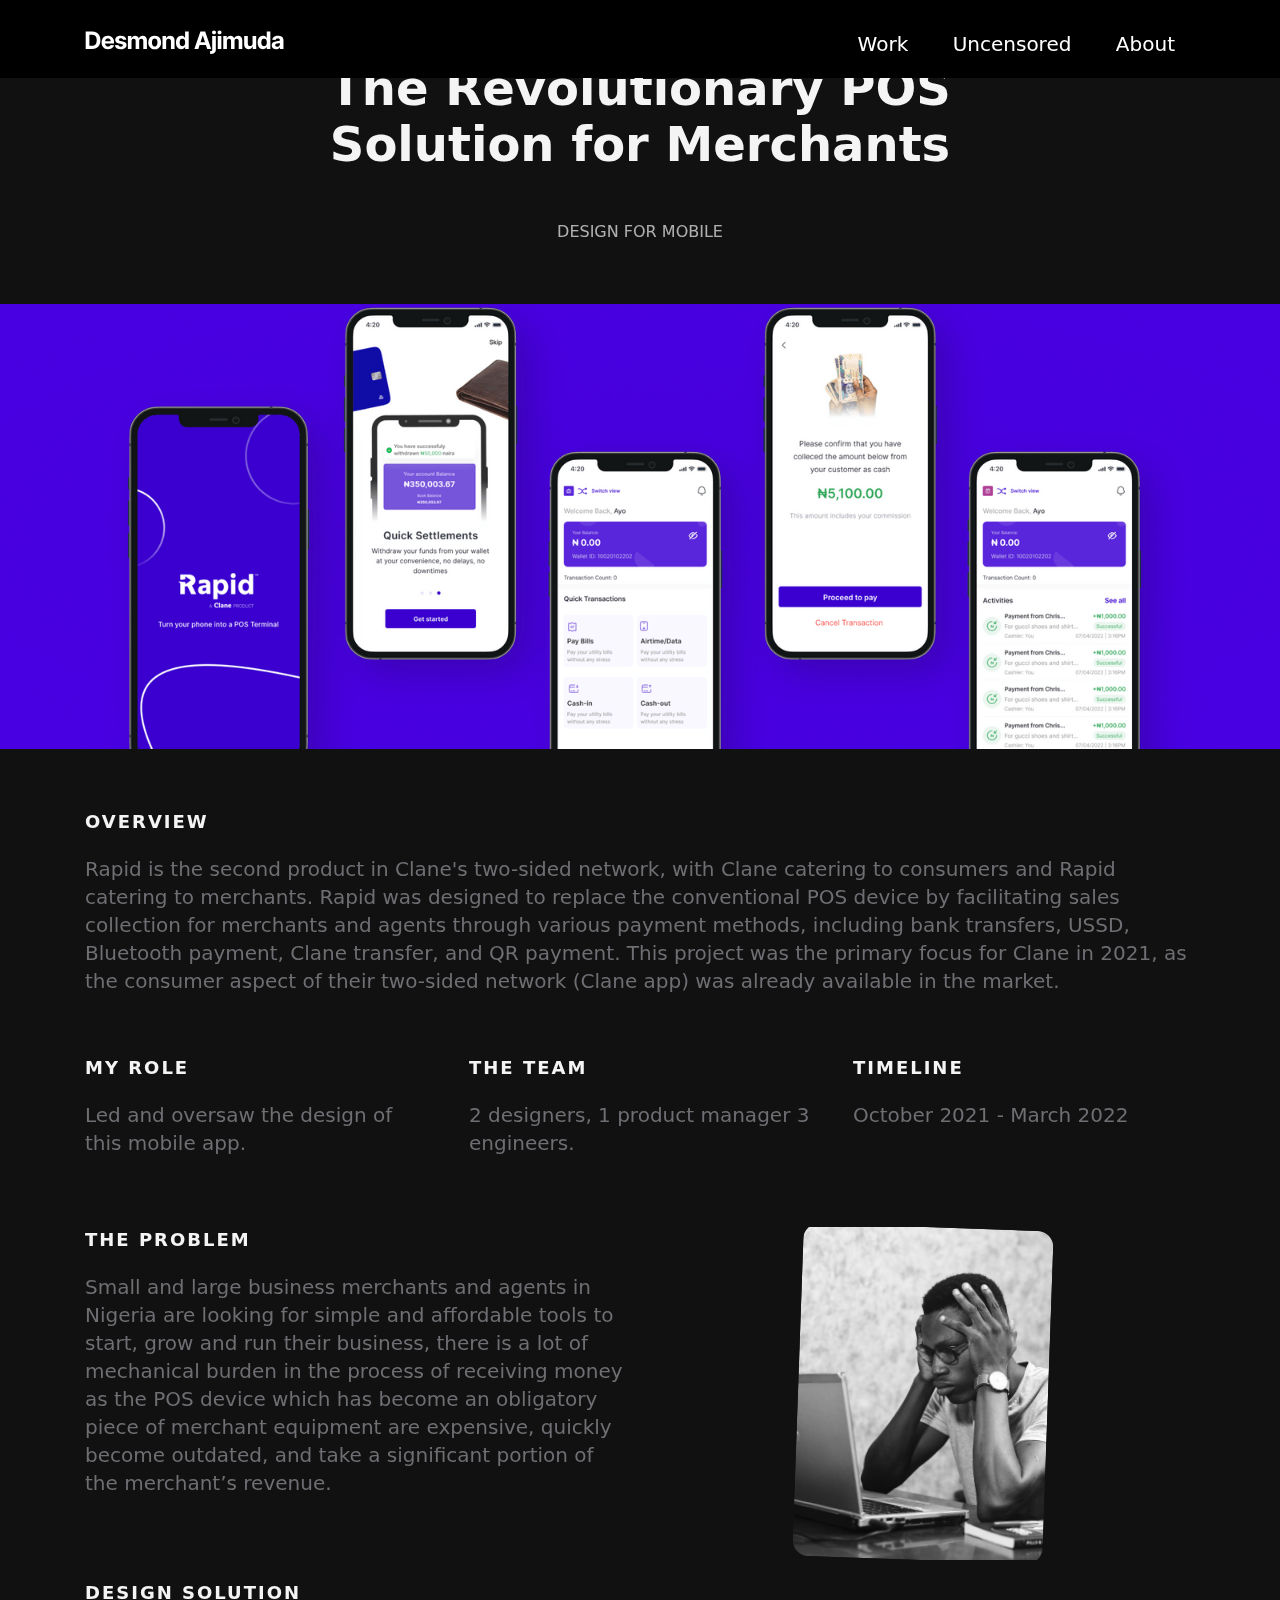
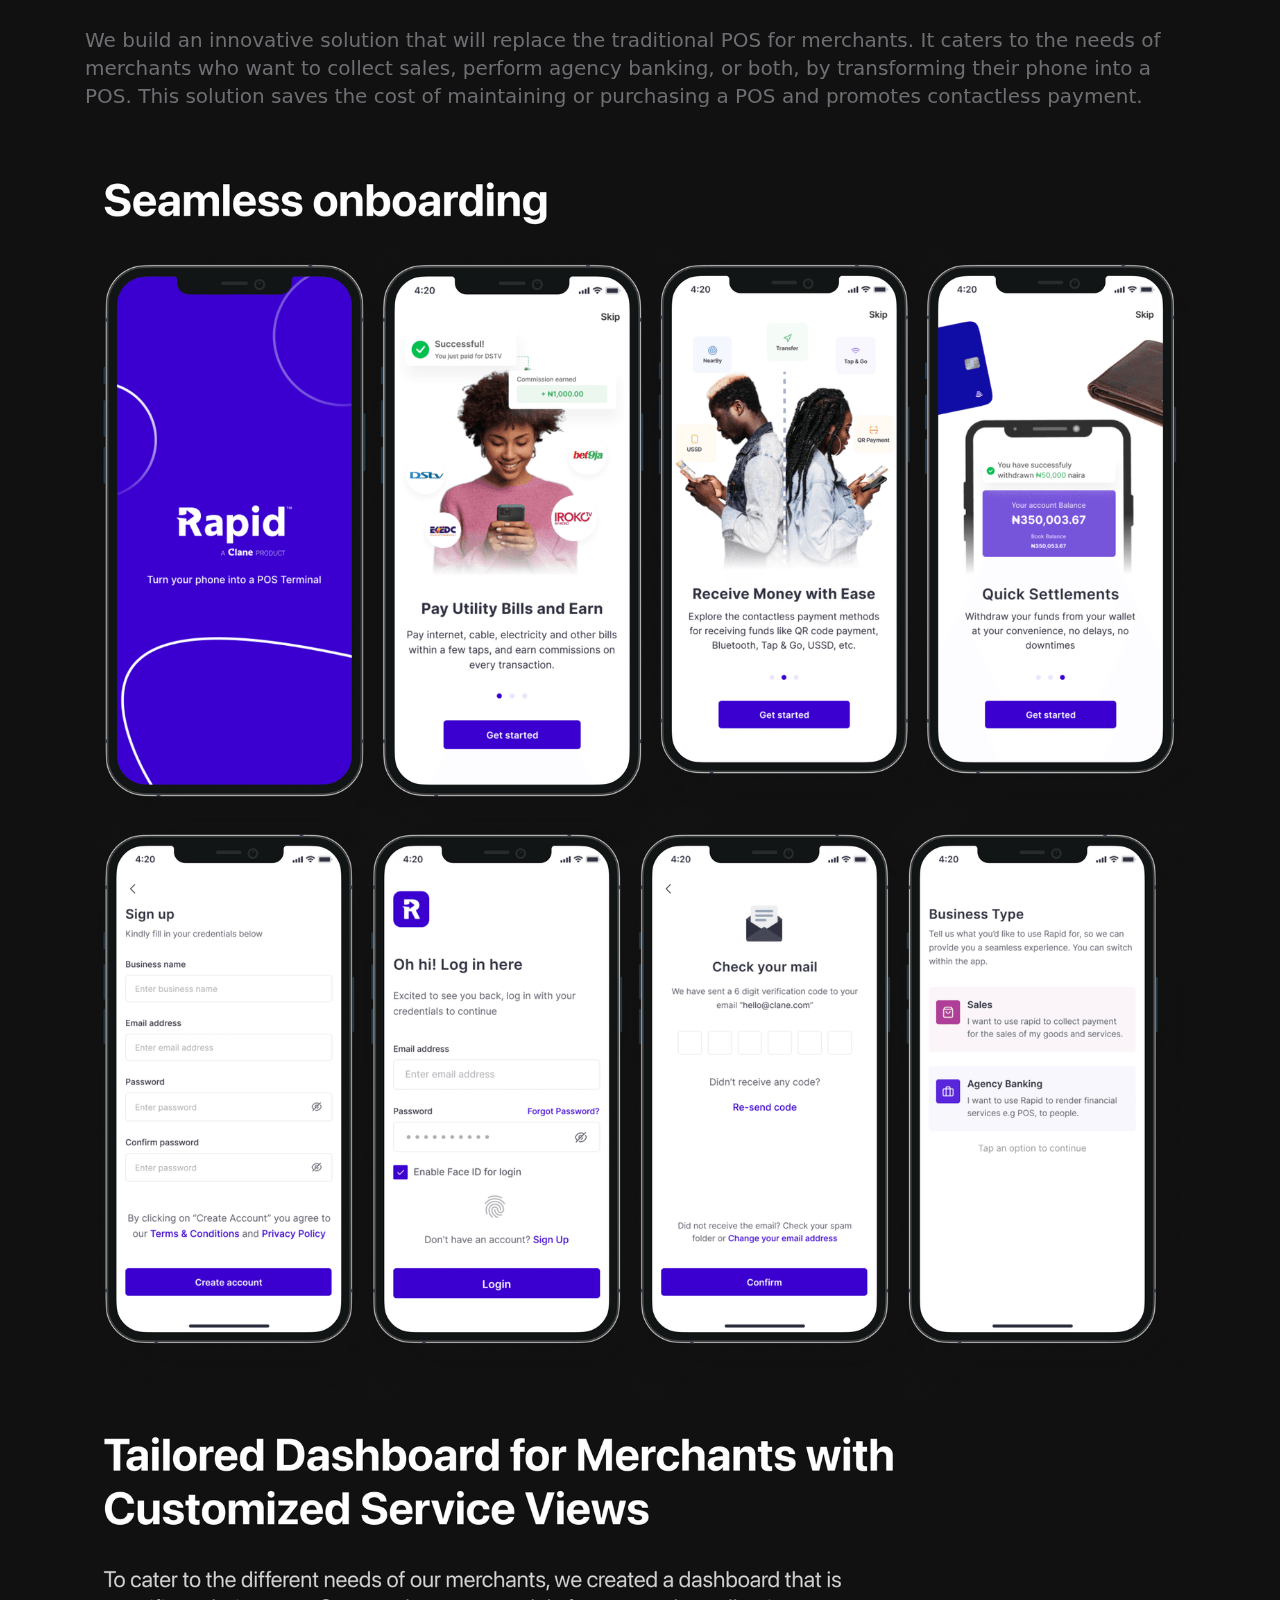
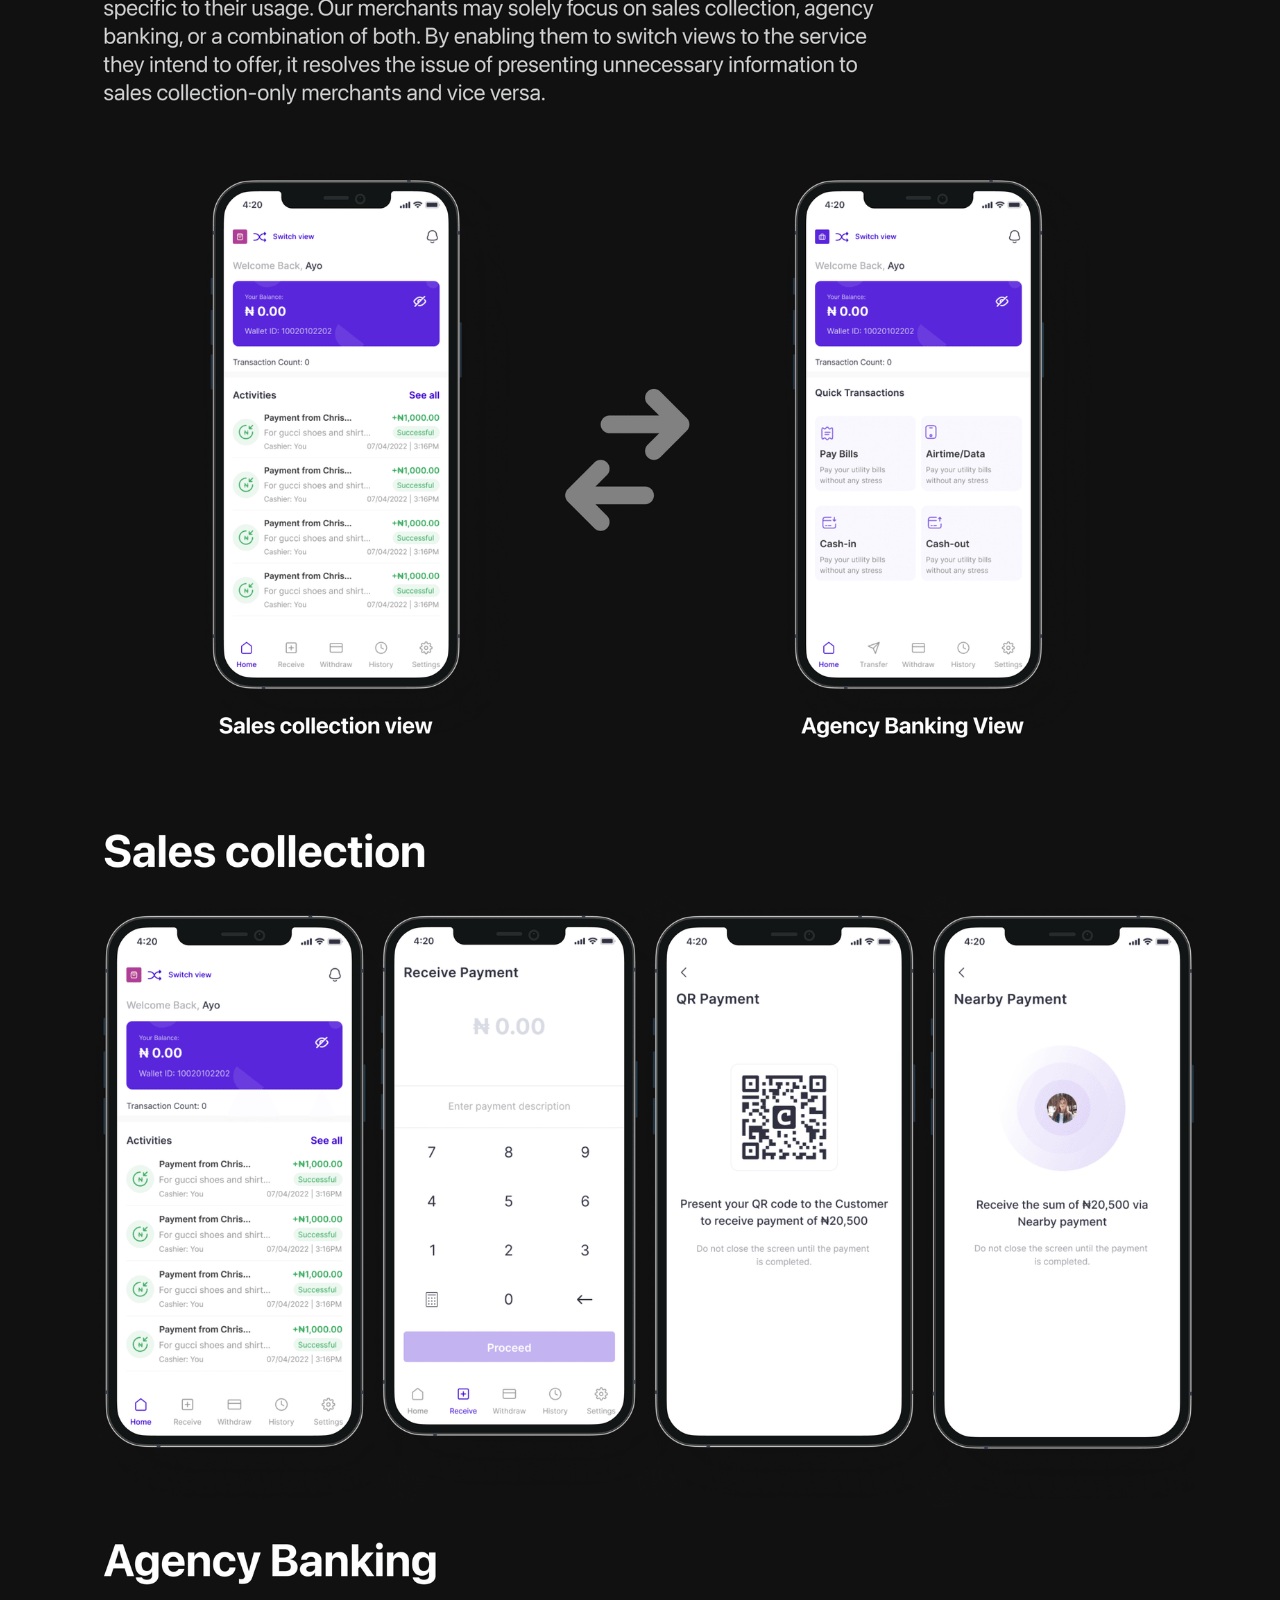
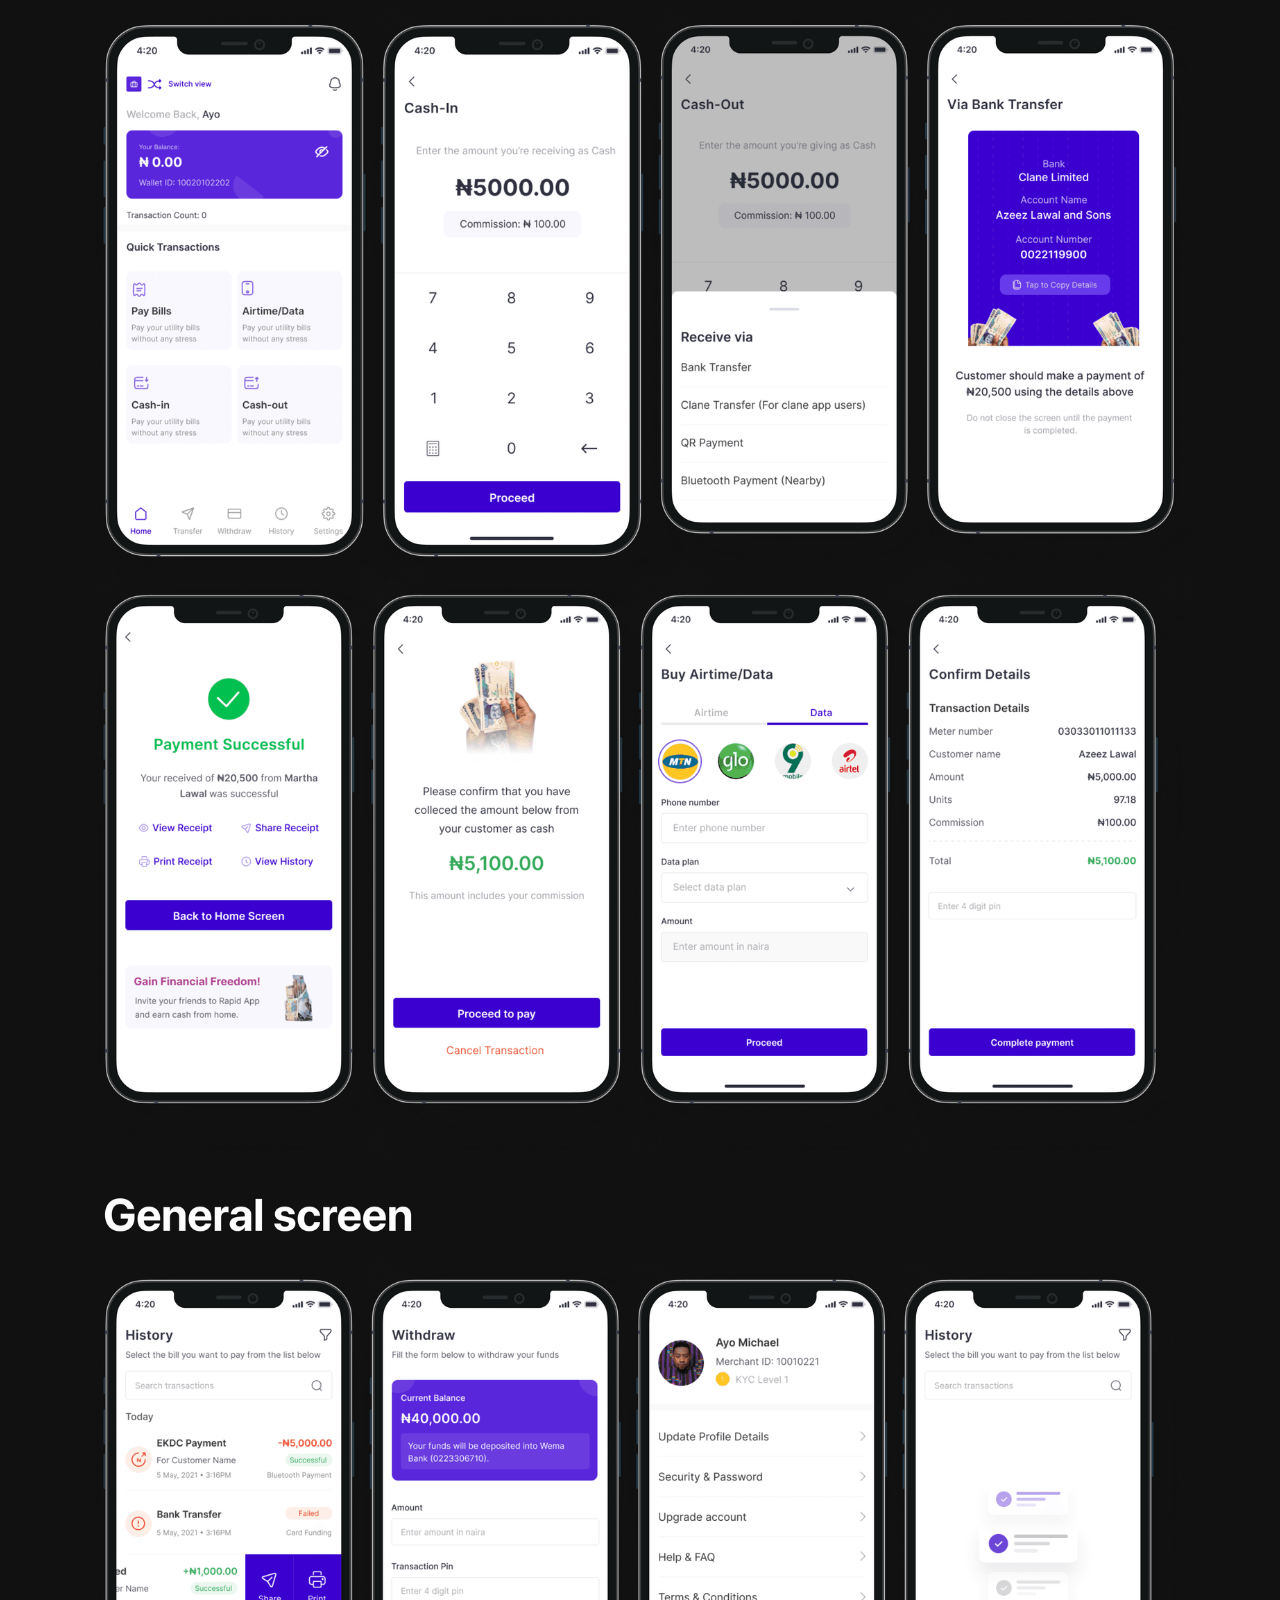
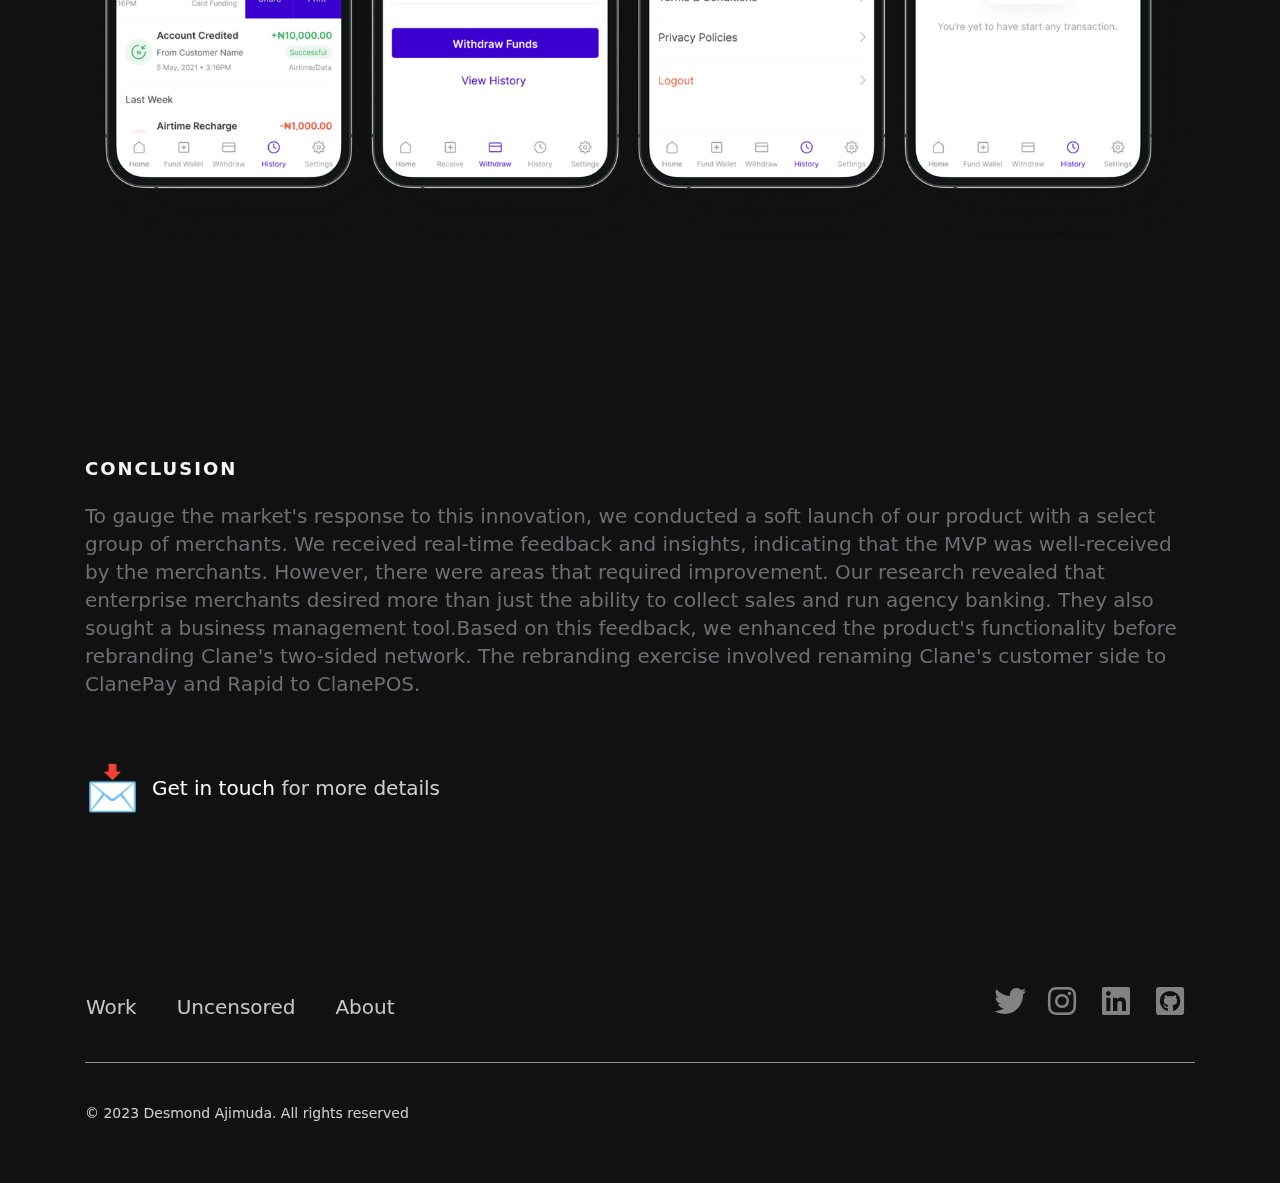
<file: rapid-by-clane.html>
<!DOCTYPE html><!--  This site was created in Webflow. https://www.webflow.com  -->
<!--  Last Published: Mon Jan 29 2024 08:45:05 GMT+0000 (Coordinated Universal Time)  -->
<html data-wf-page="644d105447c1c23be5ffa16a" data-wf-site="6428231dbde7a71ac483e4af">
<head>
  <meta charset="utf-8">
  <title>Rapid by Clane</title>
  <meta content="This project focuses on creating a seamless and user-friendly experience for Clane merchants" name="description">
  <meta content="Rapid by Clane" property="og:title">
  <meta content="This project focuses on creating a seamless and user-friendly experience for Clane merchants" property="og:description">
  <meta content="https://uploads-ssl.webflow.com/6428231dbde7a71ac483e4af/644ab89eb85d38b7e668abcf_Cover-min%20(1).png" property="og:image">
  <meta content="Rapid by Clane" property="twitter:title">
  <meta content="This project focuses on creating a seamless and user-friendly experience for Clane merchants" property="twitter:description">
  <meta content="https://uploads-ssl.webflow.com/6428231dbde7a71ac483e4af/644ab89eb85d38b7e668abcf_Cover-min%20(1).png" property="twitter:image">
  <meta property="og:type" content="website">
  <meta content="summary_large_image" name="twitter:card">
  <meta content="width=device-width, initial-scale=1" name="viewport">
  <meta content="Webflow" name="generator">
  <link href="css/normalize.css" rel="stylesheet" type="text/css">
  <link href="css/webflow.css" rel="stylesheet" type="text/css">
  <link href="css/desmondajimuda.webflow.css" rel="stylesheet" type="text/css">
  <script type="text/javascript">!function(o,c){var n=c.documentElement,t=" w-mod-";n.className+=t+"js",("ontouchstart"in o||o.DocumentTouch&&c instanceof DocumentTouch)&&(n.className+=t+"touch")}(window,document);</script>
  <link href="images/favicon.svg" rel="shortcut icon" type="image/x-icon">
  <link href="images/webclip.svg" rel="apple-touch-icon">
  <script async="" src="https://www.googletagmanager.com/gtag/js?id=G-3XF66MM2H3"></script>
  <script type="text/javascript">window.dataLayer = window.dataLayer || [];function gtag(){dataLayer.push(arguments);}gtag('js', new Date());gtag('set', 'developer_id.dZGVlNj', true);gtag('config', 'G-3XF66MM2H3');</script>
  <style>
.content01_img{
  pointer-events: none;}
  </style>
</head>
<body>
  <div data-animation="default" data-collapse="small" data-duration="400" data-easing="ease" data-easing2="ease" role="banner" class="navbar-3 w-nav">
    <div class="container w-container">
      <a href="index.html" class="brand-2 w-nav-brand"><img src="images/Desmond-Ajimuda.svg" loading="lazy" width="Auto" alt="" class="image-3"></a>
      <nav role="navigation" class="nav-menu w-nav-menu">
        <a href="index.html" class="nav-link-2 w-nav-link">Work</a>
        <a href="uncensored-design-case-studies.html" class="nav-link-2 w-nav-link">Uncensored</a>
        <a href="about-desmond-ajimuda.html" class="nav-link-2 w-nav-link">About</a>
      </nav>
      <div class="menu-button-2 w-nav-button">
        <div class="icon w-icon-nav-menu"></div>
      </div>
    </div>
  </div>
  <div class="content-section">
    <div class="container w-container">
      <div class="center-text">
        <h1 class="project-header">The Revolutionary POS Solution for Merchants</h1>
        <div class="text-block-3">DESIGN FOR MOBILE </div>
      </div>
    </div>
  </div>
  <div class="section-2">
    <div class="content01_img-wrap"><img src="images/Rapid-BG.png" loading="lazy" sizes="(max-width: 2880px) 100vw, 2880px" srcset="images/Rapid-BG-p-500.png 500w, images/Rapid-BG-p-800.png 800w, images/Rapid-BG-p-1080.png 1080w, images/Rapid-BG-p-1600.png 1600w, images/Rapid-BG-p-2000.png 2000w, images/Rapid-BG-p-2600.png 2600w, images/Rapid-BG.png 2880w" alt="Rapid project presentation" class="project-image-curve"></div>
  </div>
  <div class="content-section">
    <div class="container w-container">
      <div class="project-information">
        <div class="overview">Overview</div>
        <p class="small-paragraph">Rapid is the second product in Clane&#x27;s two-sided network, with Clane catering to consumers and Rapid catering to merchants. Rapid was designed to replace the conventional POS device by facilitating sales collection for merchants and agents through various payment methods, including bank transfers, USSD, Bluetooth payment, Clane transfer, and QR payment. This project was the primary focus for Clane in 2021, as the consumer aspect of their two-sided network (Clane app) was already available in the market.</p>
      </div>
      <div class="w-layout-grid project-details">
        <div id="w-node-d70878a6-d1ca-0a6a-b7ed-5ddbe65df9d7-e5ffa16a" class="details-card">
          <div class="overview">My role</div>
          <p class="small-paragraph">Led and oversaw the design of this mobile app.</p>
        </div>
        <div id="w-node-c57c9057-abb7-f4af-fc19-55da05aa53f3-e5ffa16a" class="details-card">
          <div class="overview">THe team</div>
          <p class="small-paragraph">2 designers, 1 product manager 3 engineers. </p>
        </div>
        <div id="w-node-_7047666b-fd63-84f2-49fc-dc6f5be8d987-e5ffa16a" class="details-card">
          <div class="overview">Timeline</div>
          <p class="small-paragraph">October 2021 - March 2022</p>
        </div>
      </div>
      <div class="grid--6-6">
        <div id="w-node-f48b0fcd-545c-f4b4-ae03-940a0ffd4be8-e5ffa16a">
          <div class="overview">the problem</div>
          <p class="small-paragraph">Small and large business merchants and agents in Nigeria are looking for simple and affordable tools to start, grow and run their business, there is a lot of mechanical burden in the process of receiving money as the POS device which has become an obligatory piece of merchant equipment are expensive, quickly become outdated, and take a significant portion of the merchant’s revenue.</p>
        </div>
        <div class="presentation_wrap">
          <div class="content01_img-wrap"><img src="images/pexels-oladimeji-ajegbile-2696299.jpg" loading="lazy" width="250" sizes="(max-width: 479px) 91vw, (max-width: 767px) 54vw, (max-width: 991px) 34vw, (max-width: 1919px) 261.478271484375px, 14vw" alt="Photo of a fustrated merchant" srcset="images/pexels-oladimeji-ajegbile-2696299-p-500.jpg 500w, images/pexels-oladimeji-ajegbile-2696299-p-800.jpg 800w, images/pexels-oladimeji-ajegbile-2696299-p-1080.jpg 1080w, images/pexels-oladimeji-ajegbile-2696299-p-1600.jpg 1600w, images/pexels-oladimeji-ajegbile-2696299-p-2000.jpg 2000w, images/pexels-oladimeji-ajegbile-2696299-p-2600.jpg 2600w, images/pexels-oladimeji-ajegbile-2696299-p-3200.jpg 3200w, images/pexels-oladimeji-ajegbile-2696299.jpg 3360w" class="image-6"></div>
        </div>
      </div>
      <div class="project-information">
        <div class="overview">Design solution</div>
        <p class="small-paragraph">We build an innovative solution that will replace the traditional POS for merchants. It caters to the needs of merchants who want to collect sales, perform agency banking, or both, by transforming their phone into a POS. This solution saves the cost of maintaining or purchasing a POS and promotes contactless payment.</p>
        <div class="presentation_wrap">
          <div class="content01_img-wrap"><img src="images/Rapid-Presentation-min.png" loading="lazy" sizes="(max-width: 479px) 93vw, (max-width: 767px) 90vw, (max-width: 1919px) 94vw, 1540px" srcset="images/Rapid-Presentation-min-p-500.png 500w, images/Rapid-Presentation-min-p-800.png 800w, images/Rapid-Presentation-min-p-1080.png 1080w, images/Rapid-Presentation-min-p-1600.png 1600w, images/Rapid-Presentation-min.png 3142w" alt="Rapid app presentation screen" class="content01_img"></div>
        </div>
      </div>
    </div>
  </div>
  <div class="content-section">
    <div class="container w-container">
      <div class="project-information">
        <div class="overview">Conclusion</div>
        <p class="small-paragraph">To gauge the market&#x27;s response to this innovation, we conducted a soft launch of our product with a select group of merchants. We received real-time feedback and insights, indicating that the MVP was well-received by the merchants. However, there were areas that required improvement. Our research revealed that enterprise merchants desired more than just the ability to collect sales and run agency banking. They also sought a business management tool.Based on this feedback, we enhanced the product&#x27;s functionality before rebranding Clane&#x27;s two-sided network. The rebranding exercise involved renaming Clane&#x27;s customer side to ClanePay and Rapid to ClanePOS.</p>
      </div>
      <div class="get-in-touch">
        <p class="paragraph-2">📩</p>
        <a href="mailto:mudadesmond@gmail.com?subject=More%20Details%20on%20Portfolio%20Project" class="w-inline-block">
          <p class="paragraph"><span class="email">Get in touch</span> for more details</p>
        </a>
      </div>
    </div>
  </div>
  <section class="content-section">
    <div class="container footer">
      <div class="footer-wrapper-three">
        <div class="footer-block-three">
          <a href="index.html" class="footer-link-three">Work </a>
          <a href="uncensored-design-case-studies.html" class="footer-link-three">Uncensored</a>
          <a href="about-desmond-ajimuda.html" class="footer-link-three">About </a>
        </div>
        <div class="social-links">
          <a id="w-node-_494bd9b6-3c1c-fb47-535a-c2113acec833-3acec828" href="https://twitter.com/DesmondAjimuda" target="_blank" class="w-inline-block">
            <div class="text-block"></div>
          </a>
          <a id="w-node-_494bd9b6-3c1c-fb47-535a-c2113acec836-3acec828" href="https://www.instagram.com/desmondajimuda/" target="_blank" class="w-inline-block">
            <div class="text-block"></div>
          </a>
          <a id="w-node-_494bd9b6-3c1c-fb47-535a-c2113acec839-3acec828" href="https://www.linkedin.com/in/desmondajimuda/" target="_blank" class="w-inline-block">
            <div class="text-block"></div>
          </a>
          <a id="w-node-_494bd9b6-3c1c-fb47-535a-c2113acec83c-3acec828" href="https://github.com/DesmondAjimuda" target="_blank" class="w-inline-block">
            <div class="text-block"></div>
          </a>
        </div>
      </div>
      <div class="footer-divider-two"></div>
      <div class="footer-bottom">
        <div class="text-block-4">© 2023 Desmond Ajimuda. All rights reserved</div>
      </div>
    </div>
  </section>
  <script src="https://d3e54v103j8qbb.cloudfront.net/js/jquery-3.5.1.min.dc5e7f18c8.js?site=6428231dbde7a71ac483e4af" type="text/javascript" integrity="sha256-9/aliU8dGd2tb6OSsuzixeV4y/faTqgFtohetphbbj0=" crossorigin="anonymous"></script>
  <script src="js/webflow.js" type="text/javascript"></script>
</body>
</html>
</file>
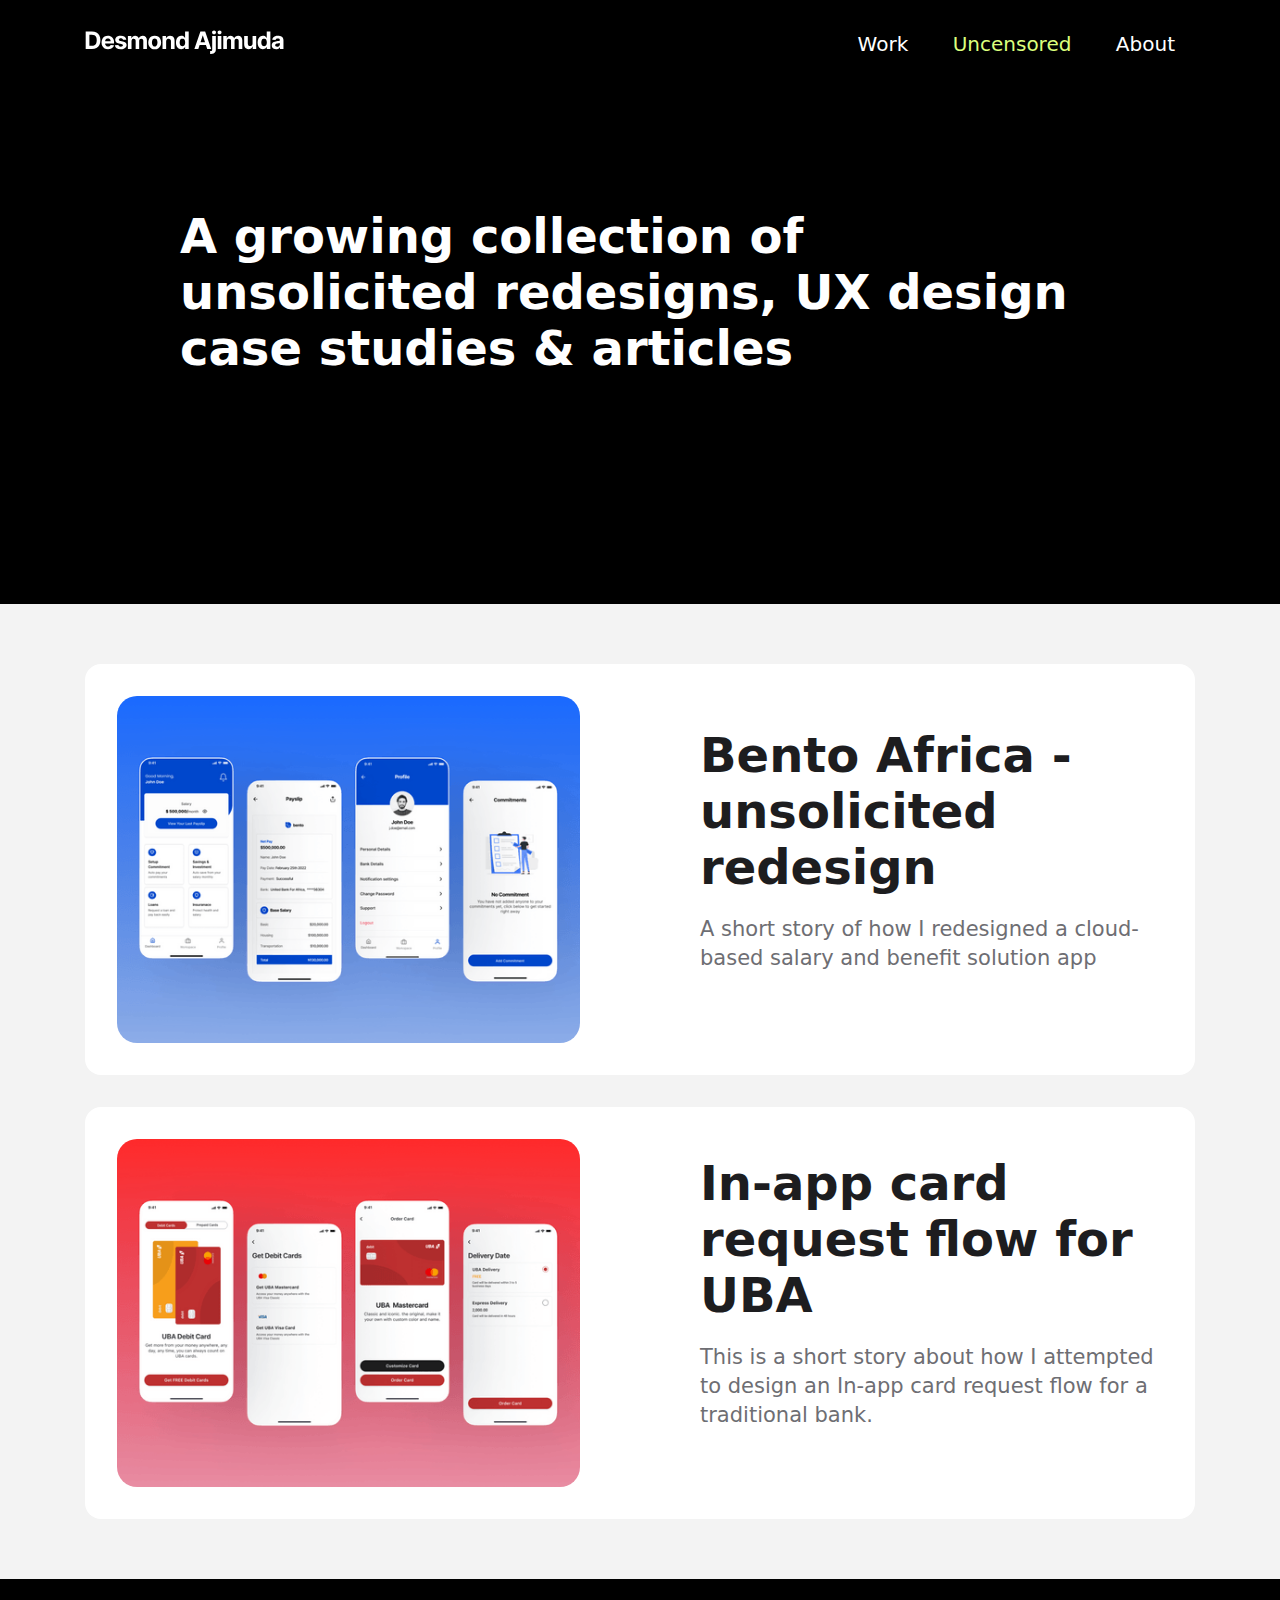
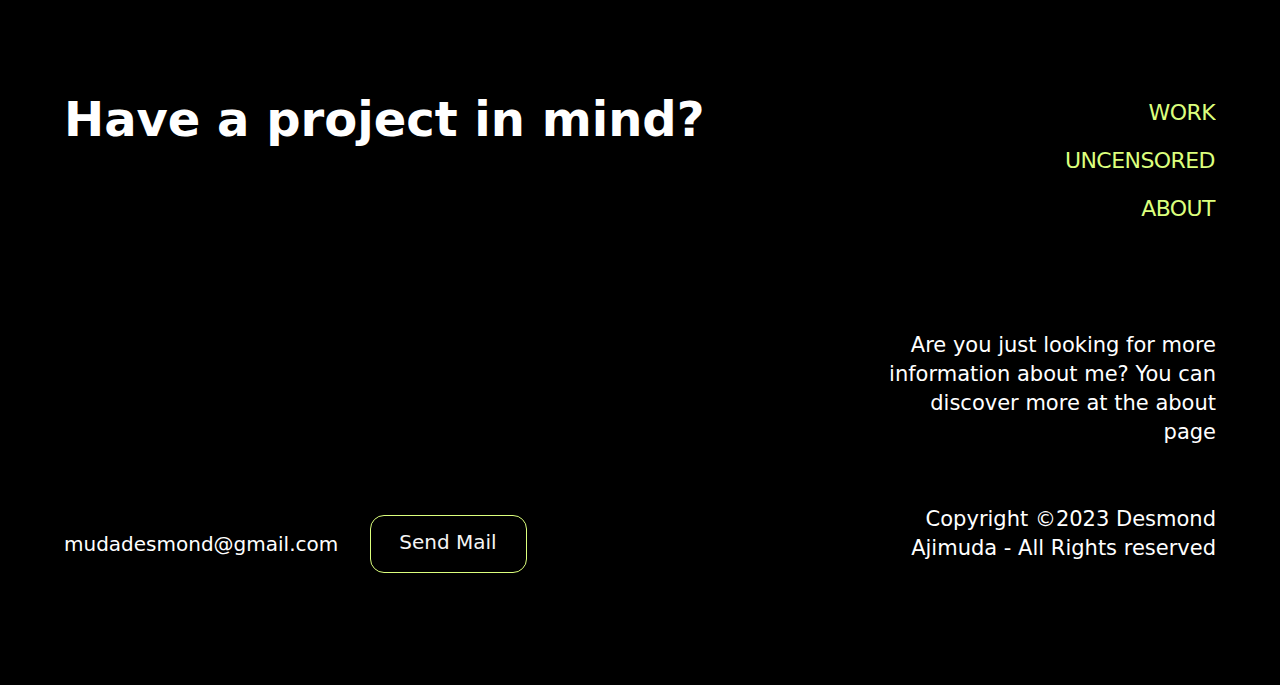
<file: uncensored-design-case-studies.html>
<!DOCTYPE html><!--  This site was created in Webflow. https://www.webflow.com  -->
<!--  Last Published: Mon Jan 29 2024 08:45:05 GMT+0000 (Coordinated Universal Time)  -->
<html data-wf-page="644bce594d6257ac6f91f6c6" data-wf-site="6428231dbde7a71ac483e4af">
<head>
  <meta charset="utf-8">
  <title>Desmond Ajimuda</title>
  <meta content="Desmond Ajimuda has created Uncensored, a collection of unsolicited redesigns, UX design case studies, take-home tasks, and other design freebies" name="description">
  <meta content="Desmond Ajimuda" property="og:title">
  <meta content="Desmond Ajimuda has created Uncensored, a collection of unsolicited redesigns, UX design case studies, take-home tasks, and other design freebies" property="og:description">
  <meta content="https://uploads-ssl.webflow.com/63c7ef2437078941e0b0f0f0/63ea3143af9c9813f566c23d_IMG_3112.JPG" property="og:image">
  <meta content="Desmond Ajimuda" property="twitter:title">
  <meta content="Desmond Ajimuda has created Uncensored, a collection of unsolicited redesigns, UX design case studies, take-home tasks, and other design freebies" property="twitter:description">
  <meta content="https://uploads-ssl.webflow.com/63c7ef2437078941e0b0f0f0/63ea3143af9c9813f566c23d_IMG_3112.JPG" property="twitter:image">
  <meta property="og:type" content="website">
  <meta content="summary_large_image" name="twitter:card">
  <meta content="width=device-width, initial-scale=1" name="viewport">
  <meta content="Webflow" name="generator">
  <link href="css/normalize.css" rel="stylesheet" type="text/css">
  <link href="css/webflow.css" rel="stylesheet" type="text/css">
  <link href="css/desmondajimuda.webflow.css" rel="stylesheet" type="text/css">
  <script type="text/javascript">!function(o,c){var n=c.documentElement,t=" w-mod-";n.className+=t+"js",("ontouchstart"in o||o.DocumentTouch&&c instanceof DocumentTouch)&&(n.className+=t+"touch")}(window,document);</script>
  <link href="images/favicon.svg" rel="shortcut icon" type="image/x-icon">
  <link href="images/webclip.svg" rel="apple-touch-icon">
  <script async="" src="https://www.googletagmanager.com/gtag/js?id=G-3XF66MM2H3"></script>
  <script type="text/javascript">window.dataLayer = window.dataLayer || [];function gtag(){dataLayer.push(arguments);}gtag('js', new Date());gtag('set', 'developer_id.dZGVlNj', true);gtag('config', 'G-3XF66MM2H3');</script>
  <style>
.content01_img{
  pointer-events: none;}
  </style>
  <style>
  .collection-list-2 {
    will-change:transform;
  }
</style>
</head>
<body class="body-copy">
  <div data-animation="default" data-collapse="small" data-duration="400" data-easing="ease" data-easing2="ease" role="banner" class="navbar-3 w-nav">
    <div class="container w-container">
      <a href="index.html" class="brand-2 w-nav-brand"><img src="images/Desmond-Ajimuda.svg" loading="lazy" width="Auto" alt="" class="image-3"></a>
      <nav role="navigation" class="nav-menu w-nav-menu">
        <a href="index.html" class="nav-link-2 w-nav-link">Work</a>
        <a href="uncensored-design-case-studies.html" aria-current="page" class="nav-link-2 w-nav-link w--current">Uncensored</a>
        <a href="about-desmond-ajimuda.html" class="nav-link-2 w-nav-link">About</a>
      </nav>
      <div class="menu-button-2 w-nav-button">
        <div class="icon w-icon-nav-menu"></div>
      </div>
    </div>
  </div>
  <div class="section black">
    <div class="container w-container">
      <div class="padding-section-large">
        <div class="div-block-14">
          <h2 class="white">A growing collection of unsolicited <span>redesigns,</span> UX design <span>case studies</span> &amp; articles</h2>
        </div>
      </div>
    </div>
  </div>
  <div class="uncensored">
    <div class="container w-container">
      <div class="div-block-13">
        <div class="center-text hidden"><img src="images/Shape.png" loading="lazy" width="100" sizes="100vw" alt="Empty State icon" srcset="images/Shape-p-500.png 500w, images/Shape-p-800.png 800w, images/Shape-p-1080.png 1080w, images/Shape-p-1600.png 1600w, images/Shape.png 2000w">
          <h1 class="heading-2">Nothing to see here -yet</h1>
          <p class="paragraph coming-soon">I am currently working on my featured project presentation, and this section of my portfolio will be uploaded once all projects have been uploaded. For now, you can find my uncensored case studies on my Medium page</p>
          <a href="https://medium.com/@jazzed_navy_mule_655" target="_blank" class="purple-btn primary w-button">Go to Medium</a>
        </div>
        <a href="https://medium.com/design-bootcamp/bento-africa-unsolicited-redesign-48893e148cf0" target="_blank" class="w-inline-block">
          <div class="w-layout-grid grid--6-6 is-content01">
            <div id="w-node-c78e181a-7328-c60a-8584-e5027b2cf218-6f91f6c6" class="content01_img-wrap"><img src="images/Bento-Cover-min.png" loading="lazy" sizes="(max-width: 479px) 88vw, (max-width: 767px) 81vw, (max-width: 991px) 87vw, (max-width: 1919px) 38vw, 678px" srcset="images/Bento-Cover-min-p-500.png 500w, images/Bento-Cover-min-p-800.png 800w, images/Bento-Cover-min-p-1080.png 1080w, images/Bento-Cover-min-p-1600.png 1600w, images/Bento-Cover-min-p-2000.png 2000w, images/Bento-Cover-min-p-2600.png 2600w, images/Bento-Cover-min.png 3200w" alt="Optimus Bank App and web app screen" class="content01_img"></div>
            <div id="w-node-c78e181a-7328-c60a-8584-e5027b2cf21a-6f91f6c6" class="content01_text-wrap">
              <div class="is-margin-b-48">
                <h2>Bento Africa -unsolicited redesign</h2>
              </div>
              <div class="is-margin-b-32">
                <p>A short story of how I redesigned a cloud-based salary and benefit solution app</p>
              </div>
            </div>
          </div>
        </a>
        <a href="https://medium.com/design-bootcamp/in-app-card-request-flow-for-uba-9d0d2153726f" target="_blank" class="w-inline-block">
          <div class="w-layout-grid grid--6-6 is-content01">
            <div id="w-node-c78e181a-7328-c60a-8584-e5027b2cf226-6f91f6c6" class="content01_img-wrap"><img src="images/UBA-COVER-min.png" loading="lazy" sizes="(max-width: 479px) 88vw, (max-width: 767px) 81vw, (max-width: 991px) 87vw, (max-width: 1919px) 38vw, 678px" srcset="images/UBA-COVER-min-p-500.png 500w, images/UBA-COVER-min-p-800.png 800w, images/UBA-COVER-min-p-1080.png 1080w, images/UBA-COVER-min-p-1600.png 1600w, images/UBA-COVER-min-p-2000.png 2000w, images/UBA-COVER-min-p-2600.png 2600w, images/UBA-COVER-min.png 3200w" alt="Optimus Bank App and web app screen" class="content01_img"></div>
            <div id="w-node-c78e181a-7328-c60a-8584-e5027b2cf228-6f91f6c6" class="content01_text-wrap">
              <div class="is-margin-b-48">
                <h2>In-app card request flow for UBA</h2>
              </div>
              <div class="is-margin-b-32">
                <p>This is a short story about how I attempted to design an In-app card request flow for a traditional bank.</p>
              </div>
            </div>
          </div>
        </a>
      </div>
    </div>
  </div>
  <footer id="Footer" class="footer-2">
    <div class="padding-global">
      <div>
        <div class="padding-section-large">
          <div class="footer_layout">
            <div id="w-node-d04971df-495a-9cfd-f2c5-dcb366a96c3d-66a96c38" class="footer_left">
              <div id="w-node-d04971df-495a-9cfd-f2c5-dcb366a96c3e-66a96c38" class="footer_main-text-wrapper is-desktop">
                <h2 id="w-node-d04971df-495a-9cfd-f2c5-dcb366a96c3f-66a96c38" class="_1 white">Have a project in mind?</h2>
              </div>
              <div class="button-group is-footer">
                <div fs-copyclip-element="copy-this" class="text-size-large text-color-graytrue300">mudadesmond@gmail.com</div>
                <a href="mailto:mudadesmond@gmail.com?subject=Hi%20Desmond" fs-copyclip-element="click" class="button-2 is-icon is-glow w-inline-block">
                  <div class="clip">
                    <div class="button-text">
                      <div class="text-color-graytrue100">Send Mail</div>
                    </div>
                  </div>
                </a>
              </div>
            </div>
            <div id="w-node-d04971df-495a-9cfd-f2c5-dcb366a96c49-66a96c38" class="footer_right">
              <div class="footer_navigation-wrapper">
                <a href="index.html" id="w-node-d04971df-495a-9cfd-f2c5-dcb366a96c4b-66a96c38" class="footer_navlink _1 w-inline-block">
                  <div class="clip">
                    <div class="button-text">
                      <div>Work</div>
                    </div>
                    <div class="button-text is-bottom">
                      <div>Home</div>
                    </div>
                  </div>
                </a>
                <a href="uncensored-design-case-studies.html" id="w-node-d04971df-495a-9cfd-f2c5-dcb366a96c53-66a96c38" aria-current="page" class="footer_navlink _2 w-inline-block w--current">
                  <div class="clip">
                    <div class="button-text">
                      <div>Uncensored</div>
                    </div>
                    <div class="button-text is-bottom">
                      <div>about</div>
                    </div>
                  </div>
                </a>
                <a href="about-desmond-ajimuda.html" id="w-node-d04971df-495a-9cfd-f2c5-dcb366a96c5b-66a96c38" class="footer_navlink _3 w-inline-block">
                  <div class="clip">
                    <div class="button-text">
                      <div>About</div>
                    </div>
                    <div class="button-text is-bottom">
                      <div>work</div>
                    </div>
                  </div>
                </a>
                <a href="#" id="w-node-d04971df-495a-9cfd-f2c5-dcb366a96c63-66a96c38" class="footer_navlink _4 w-inline-block">
                  <div class="clip">
                    <div class="button-text"></div>
                    <div class="button-text is-bottom">
                      <div>Resources</div>
                    </div>
                  </div>
                </a>
                <a href="#" id="w-node-d04971df-495a-9cfd-f2c5-dcb366a96c69-66a96c38" class="footer_navlink _5 w-inline-block">
                  <div class="clip">
                    <div class="button-text"></div>
                    <div class="button-text is-bottom">
                      <div>Contact</div>
                    </div>
                  </div>
                </a>
              </div>
              <div>
                <p class="white">Are you just looking for more information about me? You can discover more at the about page</p>
              </div>
              <div id="w-node-d04971df-495a-9cfd-f2c5-dcb366a96c72-66a96c38">
                <p class="white">Copyright ©2023 Desmond Ajimuda - All Rights reserved</p>
              </div>
            </div>
          </div>
        </div>
      </div>
    </div>
  </footer>
  <script src="https://d3e54v103j8qbb.cloudfront.net/js/jquery-3.5.1.min.dc5e7f18c8.js?site=6428231dbde7a71ac483e4af" type="text/javascript" integrity="sha256-9/aliU8dGd2tb6OSsuzixeV4y/faTqgFtohetphbbj0=" crossorigin="anonymous"></script>
  <script src="js/webflow.js" type="text/javascript"></script><!--  Google tag (gtag.js)  -->
  <script async="" src="https://www.googletagmanager.com/gtag/js?id=G-3XF66MM2H3"></script>
  <script>
  window.dataLayer = window.dataLayer || [];
  function gtag(){dataLayer.push(arguments);}
  gtag('js', new Date());
  gtag('config', 'G-3XF66MM2H3');
</script>
  <script>
const section = document.querySelector(".collection-list-2")
let currentPixel = window.pageYOffset
const looper = function () {
  const newPixel = window.pageYOffset
  const diff = newPixel - currentPixel
  const speed = diff * 0.07
  section.style.transform = "skewY(" + speed + "deg)"
  currentPixel = newPixel
  requestAnimationFrame(looper)
}
looper()
</script>
</body>
</html>
</file>
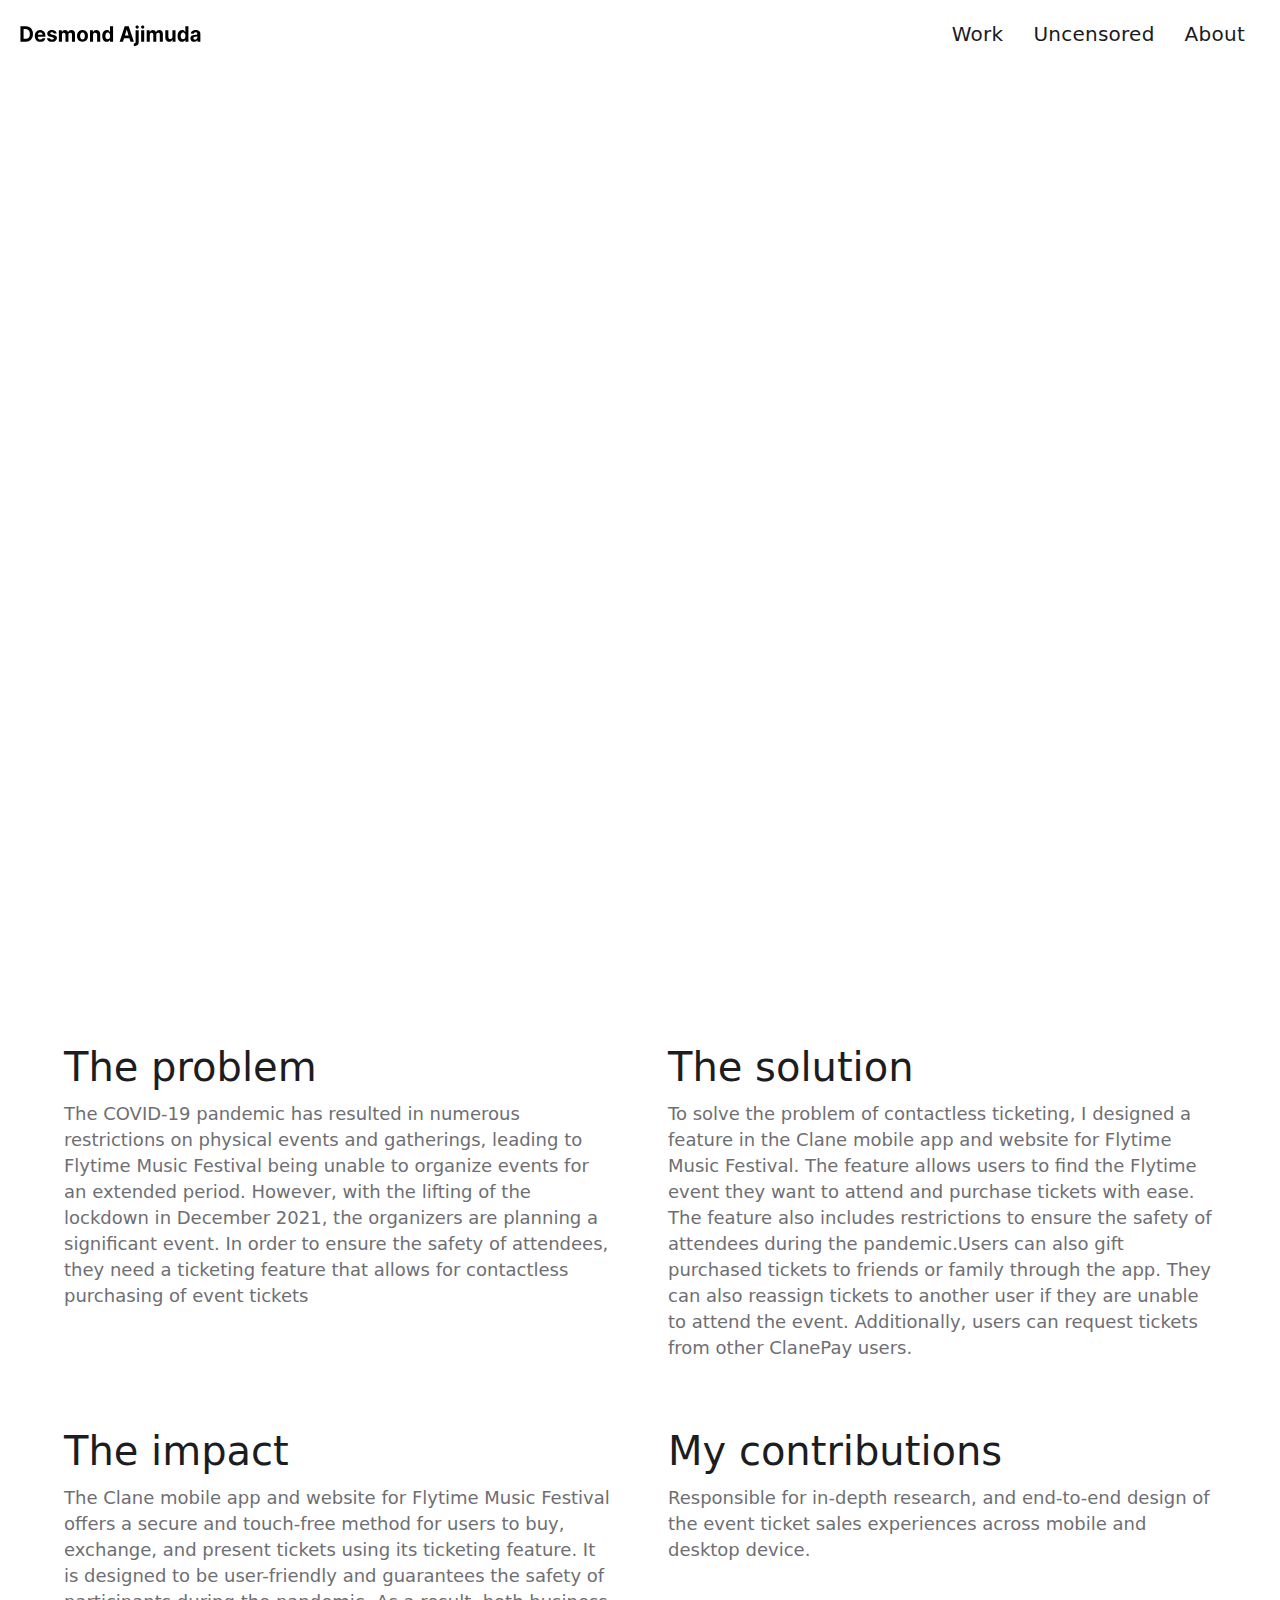
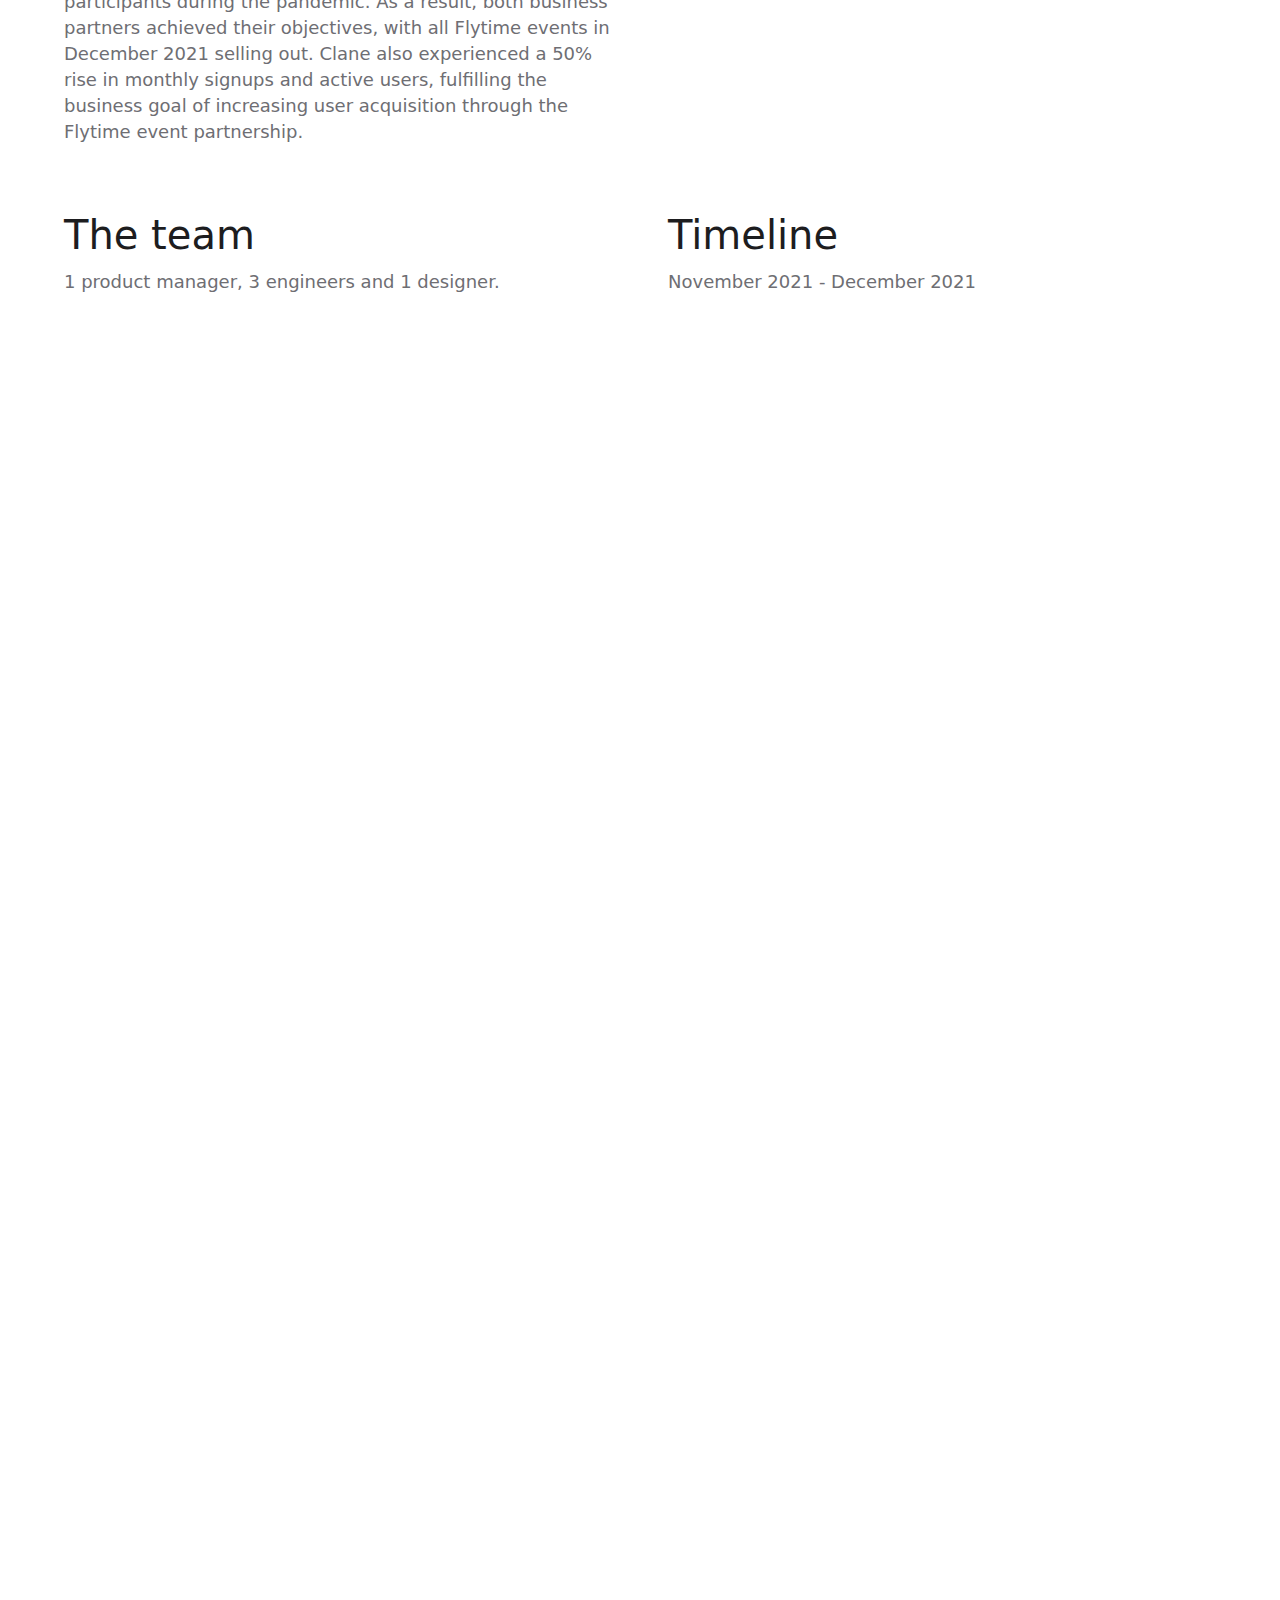
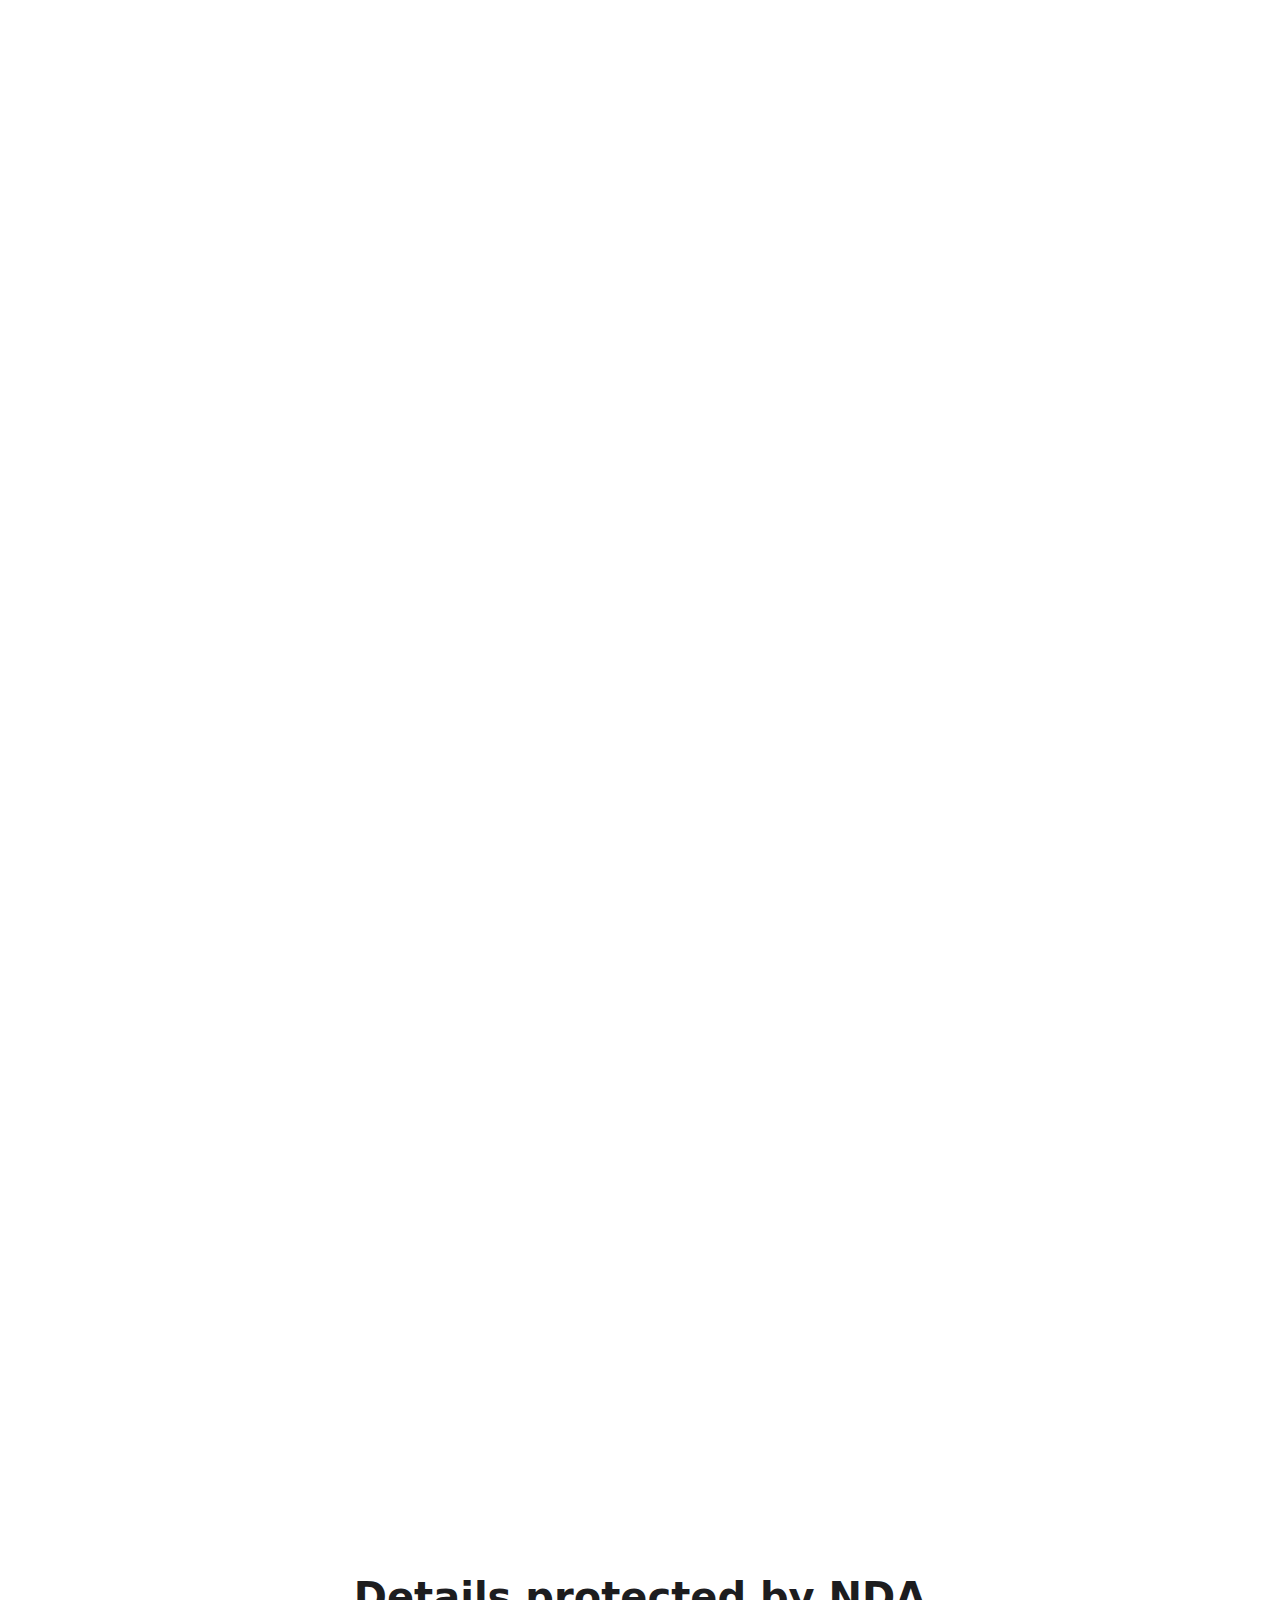
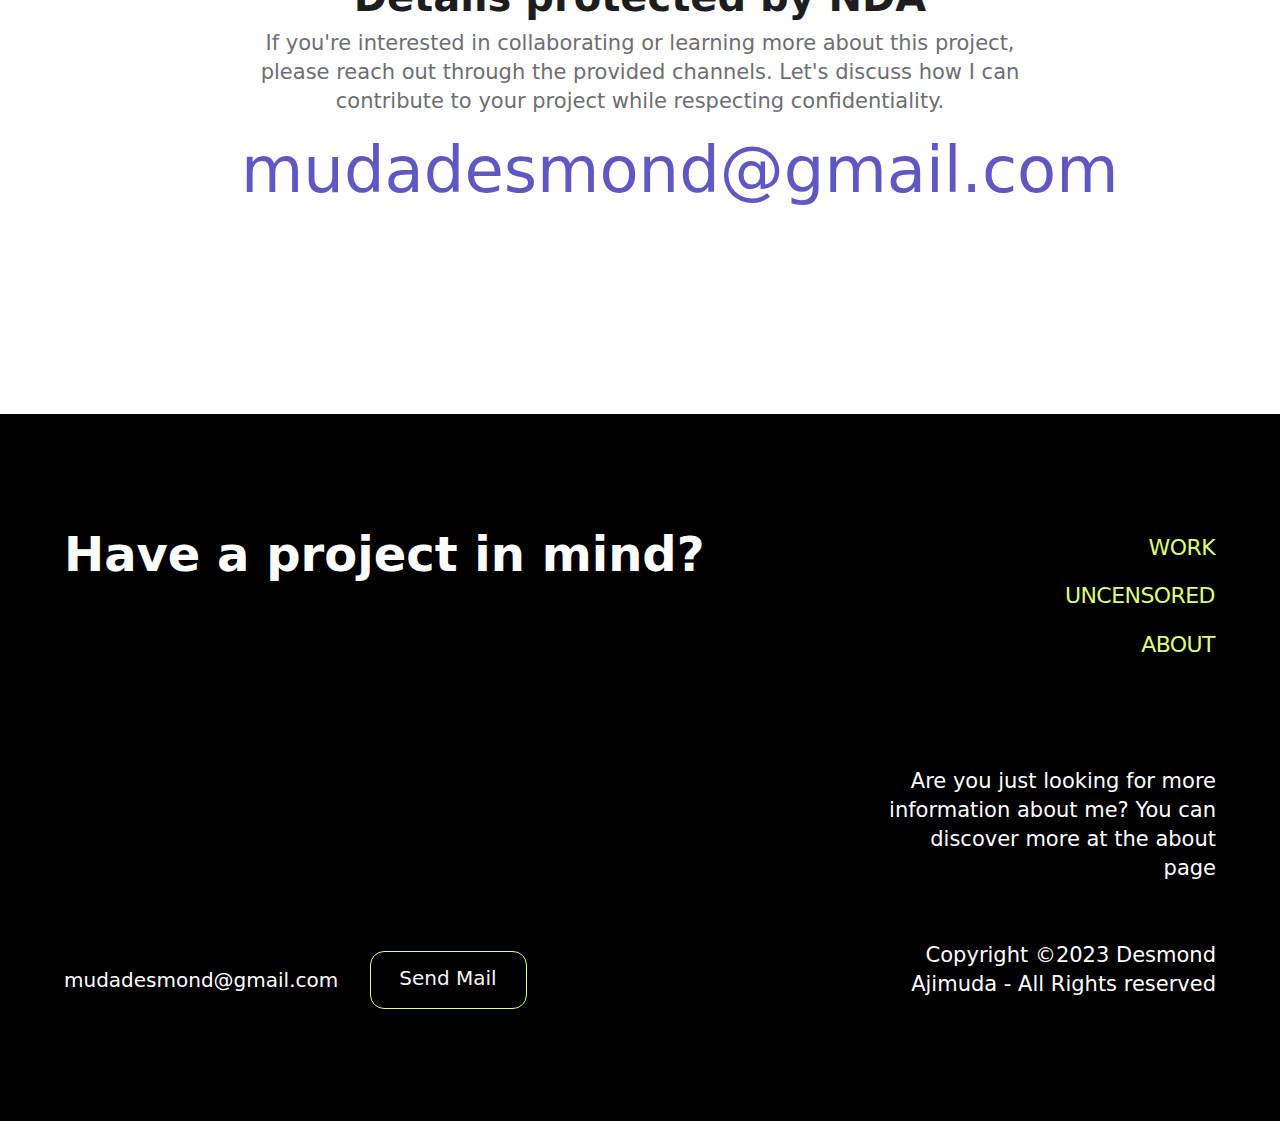
<file: work/flytime-event-2021.html>
<!DOCTYPE html><!--  This site was created in Webflow. https://www.webflow.com  -->
<!--  Last Published: Mon Jan 29 2024 08:45:05 GMT+0000 (Coordinated Universal Time)  -->
<html data-wf-page="6490df0bbac0b05e177d2256" data-wf-site="6428231dbde7a71ac483e4af">
<head>
  <meta charset="utf-8">
  <title>Flytime Event 2021</title>
  <meta content="Flytime Event 2021" property="og:title">
  <meta content="Flytime Event 2021" property="twitter:title">
  <meta content="width=device-width, initial-scale=1" name="viewport">
  <meta content="Webflow" name="generator">
  <link href="../css/normalize.css" rel="stylesheet" type="text/css">
  <link href="../css/webflow.css" rel="stylesheet" type="text/css">
  <link href="../css/desmondajimuda.webflow.css" rel="stylesheet" type="text/css">
  <style>@media (min-width:992px) {html.w-mod-js:not(.w-mod-ix) [data-w-id="5a498516-db79-f272-f9e8-14648bd1f412"] {-webkit-transform:translate3d(0, 1rem, 0) scale3d(1, 1, 1) rotateX(0) rotateY(0) rotateZ(0) skew(0, 0);-moz-transform:translate3d(0, 1rem, 0) scale3d(1, 1, 1) rotateX(0) rotateY(0) rotateZ(0) skew(0, 0);-ms-transform:translate3d(0, 1rem, 0) scale3d(1, 1, 1) rotateX(0) rotateY(0) rotateZ(0) skew(0, 0);transform:translate3d(0, 1rem, 0) scale3d(1, 1, 1) rotateX(0) rotateY(0) rotateZ(0) skew(0, 0);opacity:0;}html.w-mod-js:not(.w-mod-ix) [data-w-id="5a498516-db79-f272-f9e8-14648bd1f42f"] {-webkit-transform:translate3d(0, 1rem, 0) scale3d(1, 1, 1) rotateX(0) rotateY(0) rotateZ(0) skew(0, 0);-moz-transform:translate3d(0, 1rem, 0) scale3d(1, 1, 1) rotateX(0) rotateY(0) rotateZ(0) skew(0, 0);-ms-transform:translate3d(0, 1rem, 0) scale3d(1, 1, 1) rotateX(0) rotateY(0) rotateZ(0) skew(0, 0);transform:translate3d(0, 1rem, 0) scale3d(1, 1, 1) rotateX(0) rotateY(0) rotateZ(0) skew(0, 0);opacity:0;}html.w-mod-js:not(.w-mod-ix) [data-w-id="5a498516-db79-f272-f9e8-14648bd1f400"] {-webkit-transform:translate3d(0, 1rem, 0) scale3d(1, 1, 1) rotateX(0) rotateY(0) rotateZ(0) skew(0, 0);-moz-transform:translate3d(0, 1rem, 0) scale3d(1, 1, 1) rotateX(0) rotateY(0) rotateZ(0) skew(0, 0);-ms-transform:translate3d(0, 1rem, 0) scale3d(1, 1, 1) rotateX(0) rotateY(0) rotateZ(0) skew(0, 0);transform:translate3d(0, 1rem, 0) scale3d(1, 1, 1) rotateX(0) rotateY(0) rotateZ(0) skew(0, 0);opacity:0;}html.w-mod-js:not(.w-mod-ix) [data-w-id="5a498516-db79-f272-f9e8-14648bd1f417"] {-webkit-transform:translate3d(0, 1rem, 0) scale3d(1, 1, 1) rotateX(0) rotateY(0) rotateZ(0) skew(0, 0);-moz-transform:translate3d(0, 1rem, 0) scale3d(1, 1, 1) rotateX(0) rotateY(0) rotateZ(0) skew(0, 0);-ms-transform:translate3d(0, 1rem, 0) scale3d(1, 1, 1) rotateX(0) rotateY(0) rotateZ(0) skew(0, 0);transform:translate3d(0, 1rem, 0) scale3d(1, 1, 1) rotateX(0) rotateY(0) rotateZ(0) skew(0, 0);opacity:0;}html.w-mod-js:not(.w-mod-ix) [data-w-id="5a498516-db79-f272-f9e8-14648bd1f458"] {-webkit-transform:translate3d(0, 1rem, 0) scale3d(1, 1, 1) rotateX(0) rotateY(0) rotateZ(0) skew(0, 0);-moz-transform:translate3d(0, 1rem, 0) scale3d(1, 1, 1) rotateX(0) rotateY(0) rotateZ(0) skew(0, 0);-ms-transform:translate3d(0, 1rem, 0) scale3d(1, 1, 1) rotateX(0) rotateY(0) rotateZ(0) skew(0, 0);transform:translate3d(0, 1rem, 0) scale3d(1, 1, 1) rotateX(0) rotateY(0) rotateZ(0) skew(0, 0);opacity:0;}html.w-mod-js:not(.w-mod-ix) [data-w-id="5a498516-db79-f272-f9e8-14648bd1f3a8"] {-webkit-transform:translate3d(0, 1rem, 0) scale3d(1, 1, 1) rotateX(0) rotateY(0) rotateZ(0) skew(0, 0);-moz-transform:translate3d(0, 1rem, 0) scale3d(1, 1, 1) rotateX(0) rotateY(0) rotateZ(0) skew(0, 0);-ms-transform:translate3d(0, 1rem, 0) scale3d(1, 1, 1) rotateX(0) rotateY(0) rotateZ(0) skew(0, 0);transform:translate3d(0, 1rem, 0) scale3d(1, 1, 1) rotateX(0) rotateY(0) rotateZ(0) skew(0, 0);opacity:0;}html.w-mod-js:not(.w-mod-ix) [data-w-id="5a498516-db79-f272-f9e8-14648bd1f446"] {-webkit-transform:translate3d(0, 1rem, 0) scale3d(1, 1, 1) rotateX(0) rotateY(0) rotateZ(0) skew(0, 0);-moz-transform:translate3d(0, 1rem, 0) scale3d(1, 1, 1) rotateX(0) rotateY(0) rotateZ(0) skew(0, 0);-ms-transform:translate3d(0, 1rem, 0) scale3d(1, 1, 1) rotateX(0) rotateY(0) rotateZ(0) skew(0, 0);transform:translate3d(0, 1rem, 0) scale3d(1, 1, 1) rotateX(0) rotateY(0) rotateZ(0) skew(0, 0);opacity:0;}html.w-mod-js:not(.w-mod-ix) [data-w-id="5a498516-db79-f272-f9e8-14648bd1f452"] {-webkit-transform:translate3d(0, 1rem, 0) scale3d(1, 1, 1) rotateX(0) rotateY(0) rotateZ(0) skew(0, 0);-moz-transform:translate3d(0, 1rem, 0) scale3d(1, 1, 1) rotateX(0) rotateY(0) rotateZ(0) skew(0, 0);-ms-transform:translate3d(0, 1rem, 0) scale3d(1, 1, 1) rotateX(0) rotateY(0) rotateZ(0) skew(0, 0);transform:translate3d(0, 1rem, 0) scale3d(1, 1, 1) rotateX(0) rotateY(0) rotateZ(0) skew(0, 0);opacity:0;}html.w-mod-js:not(.w-mod-ix) [data-w-id="5a498516-db79-f272-f9e8-14648bd1f3a4"] {-webkit-transform:translate3d(0, 1rem, 0) scale3d(1, 1, 1) rotateX(0) rotateY(0) rotateZ(0) skew(0, 0);-moz-transform:translate3d(0, 1rem, 0) scale3d(1, 1, 1) rotateX(0) rotateY(0) rotateZ(0) skew(0, 0);-ms-transform:translate3d(0, 1rem, 0) scale3d(1, 1, 1) rotateX(0) rotateY(0) rotateZ(0) skew(0, 0);transform:translate3d(0, 1rem, 0) scale3d(1, 1, 1) rotateX(0) rotateY(0) rotateZ(0) skew(0, 0);opacity:0;}html.w-mod-js:not(.w-mod-ix) [data-w-id="5a498516-db79-f272-f9e8-14648bd1f434"] {-webkit-transform:translate3d(0, 1rem, 0) scale3d(1, 1, 1) rotateX(0) rotateY(0) rotateZ(0) skew(0, 0);-moz-transform:translate3d(0, 1rem, 0) scale3d(1, 1, 1) rotateX(0) rotateY(0) rotateZ(0) skew(0, 0);-ms-transform:translate3d(0, 1rem, 0) scale3d(1, 1, 1) rotateX(0) rotateY(0) rotateZ(0) skew(0, 0);transform:translate3d(0, 1rem, 0) scale3d(1, 1, 1) rotateX(0) rotateY(0) rotateZ(0) skew(0, 0);opacity:0;}html.w-mod-js:not(.w-mod-ix) [data-w-id="5a498516-db79-f272-f9e8-14648bd1f44c"] {-webkit-transform:translate3d(0, 1rem, 0) scale3d(1, 1, 1) rotateX(0) rotateY(0) rotateZ(0) skew(0, 0);-moz-transform:translate3d(0, 1rem, 0) scale3d(1, 1, 1) rotateX(0) rotateY(0) rotateZ(0) skew(0, 0);-ms-transform:translate3d(0, 1rem, 0) scale3d(1, 1, 1) rotateX(0) rotateY(0) rotateZ(0) skew(0, 0);transform:translate3d(0, 1rem, 0) scale3d(1, 1, 1) rotateX(0) rotateY(0) rotateZ(0) skew(0, 0);opacity:0;}}@media (max-width:991px) and (min-width:768px) {html.w-mod-js:not(.w-mod-ix) [data-w-id="5a498516-db79-f272-f9e8-14648bd1f412"] {-webkit-transform:translate3d(0, 1rem, 0) scale3d(1, 1, 1) rotateX(0) rotateY(0) rotateZ(0) skew(0, 0);-moz-transform:translate3d(0, 1rem, 0) scale3d(1, 1, 1) rotateX(0) rotateY(0) rotateZ(0) skew(0, 0);-ms-transform:translate3d(0, 1rem, 0) scale3d(1, 1, 1) rotateX(0) rotateY(0) rotateZ(0) skew(0, 0);transform:translate3d(0, 1rem, 0) scale3d(1, 1, 1) rotateX(0) rotateY(0) rotateZ(0) skew(0, 0);opacity:0;}html.w-mod-js:not(.w-mod-ix) [data-w-id="5a498516-db79-f272-f9e8-14648bd1f42f"] {-webkit-transform:translate3d(0, 1rem, 0) scale3d(1, 1, 1) rotateX(0) rotateY(0) rotateZ(0) skew(0, 0);-moz-transform:translate3d(0, 1rem, 0) scale3d(1, 1, 1) rotateX(0) rotateY(0) rotateZ(0) skew(0, 0);-ms-transform:translate3d(0, 1rem, 0) scale3d(1, 1, 1) rotateX(0) rotateY(0) rotateZ(0) skew(0, 0);transform:translate3d(0, 1rem, 0) scale3d(1, 1, 1) rotateX(0) rotateY(0) rotateZ(0) skew(0, 0);opacity:0;}html.w-mod-js:not(.w-mod-ix) [data-w-id="5a498516-db79-f272-f9e8-14648bd1f400"] {-webkit-transform:translate3d(0, 1rem, 0) scale3d(1, 1, 1) rotateX(0) rotateY(0) rotateZ(0) skew(0, 0);-moz-transform:translate3d(0, 1rem, 0) scale3d(1, 1, 1) rotateX(0) rotateY(0) rotateZ(0) skew(0, 0);-ms-transform:translate3d(0, 1rem, 0) scale3d(1, 1, 1) rotateX(0) rotateY(0) rotateZ(0) skew(0, 0);transform:translate3d(0, 1rem, 0) scale3d(1, 1, 1) rotateX(0) rotateY(0) rotateZ(0) skew(0, 0);opacity:0;}html.w-mod-js:not(.w-mod-ix) [data-w-id="5a498516-db79-f272-f9e8-14648bd1f417"] {-webkit-transform:translate3d(0, 1rem, 0) scale3d(1, 1, 1) rotateX(0) rotateY(0) rotateZ(0) skew(0, 0);-moz-transform:translate3d(0, 1rem, 0) scale3d(1, 1, 1) rotateX(0) rotateY(0) rotateZ(0) skew(0, 0);-ms-transform:translate3d(0, 1rem, 0) scale3d(1, 1, 1) rotateX(0) rotateY(0) rotateZ(0) skew(0, 0);transform:translate3d(0, 1rem, 0) scale3d(1, 1, 1) rotateX(0) rotateY(0) rotateZ(0) skew(0, 0);opacity:0;}html.w-mod-js:not(.w-mod-ix) [data-w-id="5a498516-db79-f272-f9e8-14648bd1f458"] {-webkit-transform:translate3d(0, 1rem, 0) scale3d(1, 1, 1) rotateX(0) rotateY(0) rotateZ(0) skew(0, 0);-moz-transform:translate3d(0, 1rem, 0) scale3d(1, 1, 1) rotateX(0) rotateY(0) rotateZ(0) skew(0, 0);-ms-transform:translate3d(0, 1rem, 0) scale3d(1, 1, 1) rotateX(0) rotateY(0) rotateZ(0) skew(0, 0);transform:translate3d(0, 1rem, 0) scale3d(1, 1, 1) rotateX(0) rotateY(0) rotateZ(0) skew(0, 0);opacity:0;}html.w-mod-js:not(.w-mod-ix) [data-w-id="5a498516-db79-f272-f9e8-14648bd1f3a8"] {-webkit-transform:translate3d(0, 1rem, 0) scale3d(1, 1, 1) rotateX(0) rotateY(0) rotateZ(0) skew(0, 0);-moz-transform:translate3d(0, 1rem, 0) scale3d(1, 1, 1) rotateX(0) rotateY(0) rotateZ(0) skew(0, 0);-ms-transform:translate3d(0, 1rem, 0) scale3d(1, 1, 1) rotateX(0) rotateY(0) rotateZ(0) skew(0, 0);transform:translate3d(0, 1rem, 0) scale3d(1, 1, 1) rotateX(0) rotateY(0) rotateZ(0) skew(0, 0);opacity:0;}html.w-mod-js:not(.w-mod-ix) [data-w-id="5a498516-db79-f272-f9e8-14648bd1f446"] {-webkit-transform:translate3d(0, 1rem, 0) scale3d(1, 1, 1) rotateX(0) rotateY(0) rotateZ(0) skew(0, 0);-moz-transform:translate3d(0, 1rem, 0) scale3d(1, 1, 1) rotateX(0) rotateY(0) rotateZ(0) skew(0, 0);-ms-transform:translate3d(0, 1rem, 0) scale3d(1, 1, 1) rotateX(0) rotateY(0) rotateZ(0) skew(0, 0);transform:translate3d(0, 1rem, 0) scale3d(1, 1, 1) rotateX(0) rotateY(0) rotateZ(0) skew(0, 0);opacity:0;}html.w-mod-js:not(.w-mod-ix) [data-w-id="5a498516-db79-f272-f9e8-14648bd1f452"] {-webkit-transform:translate3d(0, 1rem, 0) scale3d(1, 1, 1) rotateX(0) rotateY(0) rotateZ(0) skew(0, 0);-moz-transform:translate3d(0, 1rem, 0) scale3d(1, 1, 1) rotateX(0) rotateY(0) rotateZ(0) skew(0, 0);-ms-transform:translate3d(0, 1rem, 0) scale3d(1, 1, 1) rotateX(0) rotateY(0) rotateZ(0) skew(0, 0);transform:translate3d(0, 1rem, 0) scale3d(1, 1, 1) rotateX(0) rotateY(0) rotateZ(0) skew(0, 0);opacity:0;}html.w-mod-js:not(.w-mod-ix) [data-w-id="5a498516-db79-f272-f9e8-14648bd1f3a4"] {-webkit-transform:translate3d(0, 1rem, 0) scale3d(1, 1, 1) rotateX(0) rotateY(0) rotateZ(0) skew(0, 0);-moz-transform:translate3d(0, 1rem, 0) scale3d(1, 1, 1) rotateX(0) rotateY(0) rotateZ(0) skew(0, 0);-ms-transform:translate3d(0, 1rem, 0) scale3d(1, 1, 1) rotateX(0) rotateY(0) rotateZ(0) skew(0, 0);transform:translate3d(0, 1rem, 0) scale3d(1, 1, 1) rotateX(0) rotateY(0) rotateZ(0) skew(0, 0);opacity:0;}html.w-mod-js:not(.w-mod-ix) [data-w-id="5a498516-db79-f272-f9e8-14648bd1f434"] {-webkit-transform:translate3d(0, 1rem, 0) scale3d(1, 1, 1) rotateX(0) rotateY(0) rotateZ(0) skew(0, 0);-moz-transform:translate3d(0, 1rem, 0) scale3d(1, 1, 1) rotateX(0) rotateY(0) rotateZ(0) skew(0, 0);-ms-transform:translate3d(0, 1rem, 0) scale3d(1, 1, 1) rotateX(0) rotateY(0) rotateZ(0) skew(0, 0);transform:translate3d(0, 1rem, 0) scale3d(1, 1, 1) rotateX(0) rotateY(0) rotateZ(0) skew(0, 0);opacity:0;}html.w-mod-js:not(.w-mod-ix) [data-w-id="5a498516-db79-f272-f9e8-14648bd1f44c"] {-webkit-transform:translate3d(0, 1rem, 0) scale3d(1, 1, 1) rotateX(0) rotateY(0) rotateZ(0) skew(0, 0);-moz-transform:translate3d(0, 1rem, 0) scale3d(1, 1, 1) rotateX(0) rotateY(0) rotateZ(0) skew(0, 0);-ms-transform:translate3d(0, 1rem, 0) scale3d(1, 1, 1) rotateX(0) rotateY(0) rotateZ(0) skew(0, 0);transform:translate3d(0, 1rem, 0) scale3d(1, 1, 1) rotateX(0) rotateY(0) rotateZ(0) skew(0, 0);opacity:0;}}</style>
  <script type="text/javascript">!function(o,c){var n=c.documentElement,t=" w-mod-";n.className+=t+"js",("ontouchstart"in o||o.DocumentTouch&&c instanceof DocumentTouch)&&(n.className+=t+"touch")}(window,document);</script>
  <link href="../images/favicon.svg" rel="shortcut icon" type="image/x-icon">
  <link href="../images/webclip.svg" rel="apple-touch-icon">
  <script async="" src="https://www.googletagmanager.com/gtag/js?id=G-3XF66MM2H3"></script>
  <script type="text/javascript">window.dataLayer = window.dataLayer || [];function gtag(){dataLayer.push(arguments);}gtag('js', new Date());gtag('set', 'developer_id.dZGVlNj', true);gtag('config', 'G-3XF66MM2H3');</script>
  <style>
.content01_img{
  pointer-events: none;}
  </style>
</head>
<body class="project">
  <div class="navbar-logo-left">
    <div data-animation="default" data-collapse="small" data-duration="400" data-easing="ease" data-easing2="ease" role="banner" class="navbar-logo-left-container shadow-three w-nav">
      <div class="container-4">
        <div class="navbar-wrapper">
          <a href="../index.html" class="navbar-brand w-nav-brand"><img src="../images/24px.svg" loading="lazy" width="181" alt=""></a>
          <nav role="navigation" class="nav-menu-wrapper w-nav-menu">
            <ul role="list" class="nav-menu-two w-list-unstyled">
              <li>
                <a href="../index.html" class="nav-link-3">Work</a>
              </li>
              <li>
                <a href="../uncensored-design-case-studies.html" class="nav-link-3">Uncensored</a>
              </li>
              <li>
                <a href="../about-desmond-ajimuda.html" class="nav-link-3">About</a>
              </li>
            </ul>
          </nav>
          <div class="menu-button w-nav-button">
            <div class="icon-2 w-icon-nav-menu"></div>
          </div>
        </div>
      </div>
    </div>
  </div>
  <div class="page-wrapper">
    <div class="global-styles w-embed">
      <style>
/* Focus state style for keyboard navigation for the focusable elements */
*[tabindex]:focus-visible,
  input[type="file"]:focus-visible {
   outline: 0.125rem solid #4d65ff;
   outline-offset: 0.125rem;
}
/* Get rid of top margin on first element in any rich text element */
.w-richtext > :not(div):first-child, .w-richtext > div:first-child > :first-child {
  margin-top: 0 !important;
}
/* Get rid of bottom margin on last element in any rich text element */
.w-richtext>:last-child, .w-richtext ol li:last-child, .w-richtext ul li:last-child {
	margin-bottom: 0 !important;
}
/* Prevent all click and hover interaction with an element */
.pointer-events-off {
	pointer-events: none;
}
/* Enables all click and hover interaction with an element */
.pointer-events-on {
  pointer-events: auto;
}
/* Create a class of .div-square which maintains a 1:1 dimension of a div */
.div-square::after {
	content: "";
	display: block;
	padding-bottom: 100%;
}
/* Make sure containers never lose their center alignment */
.container-medium,.container-small, .container-large {
	margin-right: auto !important;
  margin-left: auto !important;
}
/* 
Make the following elements inherit typography styles from the parent and not have hardcoded values. 
Important: You will not be able to style for example "All Links" in Designer with this CSS applied.
Uncomment this CSS to use it in the project. Leave this message for future hand-off.
*/
/*
a,
.w-input,
.w-select,
.w-tab-link,
.w-nav-link,
.w-dropdown-btn,
.w-dropdown-toggle,
.w-dropdown-link {
  color: inherit;
  text-decoration: inherit;
  font-size: inherit;
}
*/
/* Apply "..." after 3 lines of text */
.text-style-3lines {
	display: -webkit-box;
	overflow: hidden;
	-webkit-line-clamp: 3;
	-webkit-box-orient: vertical;
}
/* Apply "..." after 2 lines of text */
.text-style-2lines {
	display: -webkit-box;
	overflow: hidden;
	-webkit-line-clamp: 2;
	-webkit-box-orient: vertical;
}
/* Adds inline flex display */
.display-inlineflex {
  display: inline-flex;
}
/* These classes are never overwritten */
.hide {
  display: none !important;
}
@media screen and (max-width: 991px) {
    .hide, .hide-tablet {
        display: none !important;
    }
}
  @media screen and (max-width: 767px) {
    .hide-mobile-landscape{
      display: none !important;
    }
}
  @media screen and (max-width: 479px) {
    .hide-mobile{
      display: none !important;
    }
}
.margin-0 {
  margin: 0rem !important;
}
.padding-0 {
  padding: 0rem !important;
}
.spacing-clean {
padding: 0rem !important;
margin: 0rem !important;
}
.margin-top {
  margin-right: 0rem !important;
  margin-bottom: 0rem !important;
  margin-left: 0rem !important;
}
.padding-top {
  padding-right: 0rem !important;
  padding-bottom: 0rem !important;
  padding-left: 0rem !important;
}
.margin-right {
  margin-top: 0rem !important;
  margin-bottom: 0rem !important;
  margin-left: 0rem !important;
}
.padding-right {
  padding-top: 0rem !important;
  padding-bottom: 0rem !important;
  padding-left: 0rem !important;
}
.margin-bottom {
  margin-top: 0rem !important;
  margin-right: 0rem !important;
  margin-left: 0rem !important;
}
.padding-bottom {
  padding-top: 0rem !important;
  padding-right: 0rem !important;
  padding-left: 0rem !important;
}
.margin-left {
  margin-top: 0rem !important;
  margin-right: 0rem !important;
  margin-bottom: 0rem !important;
}
.padding-left {
  padding-top: 0rem !important;
  padding-right: 0rem !important;
  padding-bottom: 0rem !important;
}
.margin-horizontal {
  margin-top: 0rem !important;
  margin-bottom: 0rem !important;
}
.padding-horizontal {
  padding-top: 0rem !important;
  padding-bottom: 0rem !important;
}
.margin-vertical {
  margin-right: 0rem !important;
  margin-left: 0rem !important;
}
.padding-vertical {
  padding-right: 0rem !important;
  padding-left: 0rem !important;
}
/* Apply "..." at 100% width */
.truncate-width { 
		width: 100%; 
    white-space: nowrap; 
    overflow: hidden; 
    text-overflow: ellipsis; 
}
/* Removes native scrollbar */
.no-scrollbar {
    -ms-overflow-style: none;
    overflow: -moz-scrollbars-none; 
}
.no-scrollbar::-webkit-scrollbar {
    display: none;
}
/* Link color inherits from parent font color  */
a {
	color: inherit;
}
</style>
    </div>
    <div class="transition">
      <div class="padding-global">
        <div class="container-large">
          <div class="padding-section-large">
            <div class="footer_layout">
              <div id="w-node-_5a498516-db79-f272-f9e8-14648bd1f229-177d2256" class="footer_left">
                <div id="w-node-_5a498516-db79-f272-f9e8-14648bd1f22a-177d2256" class="footer_main-text-wrapper is-desktop">
                  <h1 id="w-node-_5a498516-db79-f272-f9e8-14648bd1f22b-177d2256" class="_1 footer_h1">Have a project in mind?</h1>
                </div>
                <div class="button-group is-footer">
                  <div fs-copyclip-element="copy-this" class="text-size-large text-color-graytrue300">info@matteofabbiani.com</div>
                  <a href="#" fs-copyclip-element="click" class="button-2 is-icon is-glow w-inline-block">
                    <div class="clip">
                      <div class="button-text">
                        <div class="text-color-graytrue100">Copy</div>
                      </div>
                      <div class="button-text is-bottom">
                        <div class="text-color-graytrue100">Copy</div>
                      </div>
                    </div>
                    <div class="clip">
                      <div class="button-icon"><img src="https://uploads-ssl.webflow.com/648fad72259a699a36be0b25/648fad75259a699a36be0da8_ungroup.svg" loading="lazy" alt="" class="icon-1x1-xxsmall"></div>
                      <div class="button-icon is-bottom"><img src="https://uploads-ssl.webflow.com/648fad72259a699a36be0b25/648fad75259a699a36be0da8_ungroup.svg" loading="lazy" alt="" class="icon-1x1-xxsmall"></div>
                    </div>
                  </a>
                </div>
              </div>
              <div id="w-node-_5a498516-db79-f272-f9e8-14648bd1f23d-177d2256" class="footer_right">
                <div class="footer_navigation-wrapper">
                  <a href="#" id="w-node-_5a498516-db79-f272-f9e8-14648bd1f23f-177d2256" class="footer_navlink _1 w-inline-block">
                    <div class="clip">
                      <div class="button-text">
                        <div>Home</div>
                      </div>
                      <div class="button-text is-bottom">
                        <div>Home</div>
                      </div>
                    </div>
                  </a>
                  <a href="#" id="w-node-_5a498516-db79-f272-f9e8-14648bd1f247-177d2256" class="footer_navlink _2 w-inline-block">
                    <div class="clip">
                      <div class="button-text">
                        <div>about</div>
                      </div>
                      <div class="button-text is-bottom">
                        <div>about</div>
                      </div>
                    </div>
                  </a>
                  <a href="#" id="w-node-_5a498516-db79-f272-f9e8-14648bd1f24f-177d2256" class="footer_navlink _3 w-inline-block">
                    <div class="clip">
                      <div class="button-text">
                        <div>work</div>
                      </div>
                      <div class="button-text is-bottom">
                        <div>work</div>
                      </div>
                    </div>
                  </a>
                  <a href="#" id="w-node-_5a498516-db79-f272-f9e8-14648bd1f257-177d2256" class="footer_navlink _4 w-inline-block">
                    <div class="clip">
                      <div class="button-text">
                        <div>resources</div>
                      </div>
                      <div class="button-text is-bottom">
                        <div>Resources</div>
                      </div>
                    </div>
                  </a>
                  <a href="#" id="w-node-_5a498516-db79-f272-f9e8-14648bd1f25f-177d2256" class="footer_navlink _5 w-inline-block">
                    <div class="clip">
                      <div class="button-text">
                        <div>contact</div>
                      </div>
                      <div class="button-text is-bottom">
                        <div>Contact</div>
                      </div>
                    </div>
                  </a>
                </div>
                <div>
                  <p class="text-color-graytrue400">Are you just looking for more information about me? You can discover more at the about page</p>
                </div>
                <div id="w-node-_5a498516-db79-f272-f9e8-14648bd1f26a-177d2256">
                  <p class="text-color-graytrue400 text-size-tiny">Copyright ©2023 Matteo Fabbiani - All Rights reserved •<br>VAT 02916640358 • <a href="#">Privacy policy</a>
                  </p>
                </div>
              </div>
            </div>
          </div>
        </div>
      </div>
      <div class="container-large">
        <div class="padding-section-large">
          <div class="footer_layout">
            <div id="w-node-_5a498516-db79-f272-f9e8-14648bd1f274-177d2256" class="footer_left">
              <div id="w-node-_5a498516-db79-f272-f9e8-14648bd1f275-177d2256" class="footer_main-text-wrapper is-desktop">
                <h1 id="w-node-_5a498516-db79-f272-f9e8-14648bd1f276-177d2256" class="_1 footer_h1">Have a project in mind?</h1>
              </div>
              <div class="button-group is-footer">
                <div fs-copyclip-element="copy-this" class="text-size-large text-color-graytrue300">info@matteofabbiani.com</div>
                <a href="#" fs-copyclip-element="click" class="button-2 is-icon is-glow w-inline-block">
                  <div class="clip">
                    <div class="button-text">
                      <div class="text-color-graytrue100">Copy</div>
                    </div>
                    <div class="button-text is-bottom">
                      <div class="text-color-graytrue100">Copy</div>
                    </div>
                  </div>
                  <div class="clip">
                    <div class="button-icon"><img src="https://uploads-ssl.webflow.com/648fad72259a699a36be0b25/648fad75259a699a36be0da8_ungroup.svg" loading="lazy" alt="" class="icon-1x1-xxsmall"></div>
                    <div class="button-icon is-bottom"><img src="https://uploads-ssl.webflow.com/648fad72259a699a36be0b25/648fad75259a699a36be0da8_ungroup.svg" loading="lazy" alt="" class="icon-1x1-xxsmall"></div>
                  </div>
                </a>
              </div>
            </div>
            <div id="w-node-_5a498516-db79-f272-f9e8-14648bd1f288-177d2256" class="footer_right">
              <div class="footer_navigation-wrapper">
                <a href="#" id="w-node-_5a498516-db79-f272-f9e8-14648bd1f28a-177d2256" class="footer_navlink _1 w-inline-block">
                  <div class="clip">
                    <div class="button-text">
                      <div>Home</div>
                    </div>
                    <div class="button-text is-bottom">
                      <div>Home</div>
                    </div>
                  </div>
                </a>
                <a href="#" id="w-node-_5a498516-db79-f272-f9e8-14648bd1f292-177d2256" class="footer_navlink _2 w-inline-block">
                  <div class="clip">
                    <div class="button-text">
                      <div>about</div>
                    </div>
                    <div class="button-text is-bottom">
                      <div>about</div>
                    </div>
                  </div>
                </a>
                <a href="#" id="w-node-_5a498516-db79-f272-f9e8-14648bd1f29a-177d2256" class="footer_navlink _3 w-inline-block">
                  <div class="clip">
                    <div class="button-text">
                      <div>work</div>
                    </div>
                    <div class="button-text is-bottom">
                      <div>work</div>
                    </div>
                  </div>
                </a>
                <a href="#" id="w-node-_5a498516-db79-f272-f9e8-14648bd1f2a2-177d2256" class="footer_navlink _4 w-inline-block">
                  <div class="clip">
                    <div class="button-text">
                      <div>resources</div>
                    </div>
                    <div class="button-text is-bottom">
                      <div>Resources</div>
                    </div>
                  </div>
                </a>
                <a href="#" id="w-node-_5a498516-db79-f272-f9e8-14648bd1f2aa-177d2256" class="footer_navlink _5 w-inline-block">
                  <div class="clip">
                    <div class="button-text">
                      <div>contact</div>
                    </div>
                    <div class="button-text is-bottom">
                      <div>Contact</div>
                    </div>
                  </div>
                </a>
              </div>
              <div>
                <p class="text-color-graytrue400">Are you just looking for more information about me? You can discover more at the about page</p>
              </div>
              <div id="w-node-_5a498516-db79-f272-f9e8-14648bd1f2b5-177d2256">
                <p class="text-color-graytrue400 text-size-tiny">Copyright ©2023 Matteo Fabbiani - All Rights reserved •<br>VAT 02916640358 • <a href="#">Privacy policy</a>
                </p>
              </div>
            </div>
          </div>
        </div>
      </div>
      <div class="padding-section-large">
        <div class="footer_layout">
          <div id="w-node-_5a498516-db79-f272-f9e8-14648bd1f2be-177d2256" class="footer_left">
            <div id="w-node-_5a498516-db79-f272-f9e8-14648bd1f2bf-177d2256" class="footer_main-text-wrapper is-desktop">
              <h1 id="w-node-_5a498516-db79-f272-f9e8-14648bd1f2c0-177d2256" class="_1 footer_h1">Have a project in mind?</h1>
            </div>
            <div class="button-group is-footer">
              <div fs-copyclip-element="copy-this" class="text-size-large text-color-graytrue300">info@matteofabbiani.com</div>
              <a href="#" fs-copyclip-element="click" class="button-2 is-icon is-glow w-inline-block">
                <div class="clip">
                  <div class="button-text">
                    <div class="text-color-graytrue100">Copy</div>
                  </div>
                  <div class="button-text is-bottom">
                    <div class="text-color-graytrue100">Copy</div>
                  </div>
                </div>
                <div class="clip">
                  <div class="button-icon"><img src="https://uploads-ssl.webflow.com/648fad72259a699a36be0b25/648fad75259a699a36be0da8_ungroup.svg" loading="lazy" alt="" class="icon-1x1-xxsmall"></div>
                  <div class="button-icon is-bottom"><img src="https://uploads-ssl.webflow.com/648fad72259a699a36be0b25/648fad75259a699a36be0da8_ungroup.svg" loading="lazy" alt="" class="icon-1x1-xxsmall"></div>
                </div>
              </a>
            </div>
          </div>
          <div id="w-node-_5a498516-db79-f272-f9e8-14648bd1f2d2-177d2256" class="footer_right">
            <div class="footer_navigation-wrapper">
              <a href="#" id="w-node-_5a498516-db79-f272-f9e8-14648bd1f2d4-177d2256" class="footer_navlink _1 w-inline-block">
                <div class="clip">
                  <div class="button-text">
                    <div>Home</div>
                  </div>
                  <div class="button-text is-bottom">
                    <div>Home</div>
                  </div>
                </div>
              </a>
              <a href="#" id="w-node-_5a498516-db79-f272-f9e8-14648bd1f2dc-177d2256" class="footer_navlink _2 w-inline-block">
                <div class="clip">
                  <div class="button-text">
                    <div>about</div>
                  </div>
                  <div class="button-text is-bottom">
                    <div>about</div>
                  </div>
                </div>
              </a>
              <a href="#" id="w-node-_5a498516-db79-f272-f9e8-14648bd1f2e4-177d2256" class="footer_navlink _3 w-inline-block">
                <div class="clip">
                  <div class="button-text">
                    <div>work</div>
                  </div>
                  <div class="button-text is-bottom">
                    <div>work</div>
                  </div>
                </div>
              </a>
              <a href="#" id="w-node-_5a498516-db79-f272-f9e8-14648bd1f2ec-177d2256" class="footer_navlink _4 w-inline-block">
                <div class="clip">
                  <div class="button-text">
                    <div>resources</div>
                  </div>
                  <div class="button-text is-bottom">
                    <div>Resources</div>
                  </div>
                </div>
              </a>
              <a href="#" id="w-node-_5a498516-db79-f272-f9e8-14648bd1f2f4-177d2256" class="footer_navlink _5 w-inline-block">
                <div class="clip">
                  <div class="button-text">
                    <div>contact</div>
                  </div>
                  <div class="button-text is-bottom">
                    <div>Contact</div>
                  </div>
                </div>
              </a>
            </div>
            <div>
              <p class="text-color-graytrue400">Are you just looking for more information about me? You can discover more at the about page</p>
            </div>
            <div id="w-node-_5a498516-db79-f272-f9e8-14648bd1f2ff-177d2256">
              <p class="text-color-graytrue400 text-size-tiny">Copyright ©2023 Matteo Fabbiani - All Rights reserved •<br>VAT 02916640358 • <a href="#">Privacy policy</a>
              </p>
            </div>
          </div>
        </div>
      </div>
    </div>
    <div id="Navbar" data-animation="default" data-collapse="none" data-duration="400" data-easing="ease" data-easing2="ease" role="banner" class="navbar-4 w-nav">
      <div class="container-large"></div>
    </div>
    <main class="main-wrapper background-color-black">
      <div class="cs-hero">
        <div class="padding-global">
          <div class="container-large">
            <div class="padding-section-large">
              <div class="cs-hero_wrapper">
                <div data-w-id="5a498516-db79-f272-f9e8-14648bd1f3a4" class="cs-hero_visual-outer-wrapper">
                  <div class="cs-hero_image-wrapper"><img src="../images/2x-Flytime-Banner.png" loading="lazy" sizes="(max-width: 1919px) 90vw, 1280px" srcset="../images/2x-Flytime-Banner-p-500.png 500w, ../images/2x-Flytime-Banner-p-800.png 800w, ../images/2x-Flytime-Banner-p-1080.png 1080w, ../images/2x-Flytime-Banner-p-1600.png 1600w, ../images/2x-Flytime-Banner-p-2000.png 2000w, ../images/2x-Flytime-Banner-p-2600.png 2600w, ../images/2x-Flytime-Banner.png 2880w" alt="" class="cs-hero_image"></div>
                </div>
                <div class="cs-hero_component">
                  <div data-w-id="5a498516-db79-f272-f9e8-14648bd1f3a8" class="cs-hero_top">
                    <div class="cs-hero_top-wrapper">
                      <div class="margin-bottom margin-small">
                        <h1 class="cs-hero_h1">Flytime Events 2021</h1>
                      </div>
                    </div>
                  </div>
                  <div class="cs-hero_bottom">
                    <div>
                      <div class="margin-bottom margin-xxsmall">
                        <h3 js-line-animation="" class="heading-style-h3">The problem</h3>
                      </div>
                      <p js-line-animation="" class="cs-text text-color-graytrue500">The COVID-19 pandemic has resulted in numerous restrictions on physical events and gatherings, leading to Flytime Music Festival being unable to organize events for an extended period. However, with the lifting of the lockdown in December 2021, the organizers are planning a significant event. In order to ensure the safety of attendees, they need a ticketing feature that allows for contactless purchasing of event tickets<br></p>
                    </div>
                    <div>
                      <div class="margin-bottom margin-xxsmall">
                        <h3 js-line-animation="" class="heading-style-h3">The solution</h3>
                      </div>
                      <p js-line-animation="" class="cs-text text-color-graytrue500">To solve the problem of contactless ticketing, I designed a feature in the Clane mobile app and website for Flytime Music Festival. The feature allows users to find the Flytime event they want to attend and purchase tickets with ease. The feature also includes restrictions to ensure the safety of attendees during the pandemic.Users can also gift purchased tickets to friends or family through the app. They can also reassign tickets to another user if they are unable to attend the event. Additionally, users can request tickets from other ClanePay users.</p>
                    </div>
                    <div>
                      <div class="margin-bottom margin-xxsmall">
                        <h3 js-line-animation="" class="heading-style-h3">The impact</h3>
                      </div>
                      <p js-line-animation="" class="cs-text text-color-graytrue500">The Clane mobile app and website for Flytime Music Festival offers a secure and touch-free method for users to buy, exchange, and present tickets using its ticketing feature. It is designed to be user-friendly and guarantees the safety of participants during the pandemic. As a result, both business partners achieved their objectives, with all Flytime events in December 2021 selling out. Clane also experienced a 50% rise in monthly signups and active users, fulfilling the business goal of increasing user acquisition through the Flytime event partnership.</p>
                    </div>
                    <div>
                      <div class="margin-bottom margin-xxsmall">
                        <h3 js-line-animation="" class="heading-style-h3">My contributions</h3>
                      </div>
                      <p js-line-animation="" class="cs-text text-color-graytrue500">Responsible for in-depth research, and end-to-end design of the event ticket sales experiences across mobile and desktop device.</p>
                    </div>
                    <div>
                      <div class="margin-bottom margin-xxsmall">
                        <h3 js-line-animation="" class="heading-style-h3">The team</h3>
                      </div>
                      <p js-line-animation="" class="cs-text text-color-graytrue500">1 product manager, 3 engineers and 1 designer.<br></p>
                    </div>
                    <div>
                      <div class="margin-bottom margin-xxsmall">
                        <h3 js-line-animation="" class="heading-style-h3">Timeline</h3>
                      </div>
                      <p js-line-animation="" class="cs-text text-color-graytrue500">November 2021 - December 2021</p>
                    </div>
                  </div>
                </div>
              </div>
            </div>
          </div>
        </div>
      </div>
      <section class="cs-std-chapter hidden">
        <div class="padding-global">
          <div class="container-medium">
            <div class="padding-section-xxlarge">
              <div class="cs-std-chapter_component">
                <div id="w-node-_5a498516-db79-f272-f9e8-14648bd1f3f1-177d2256" class="cs-std-chapter_top">
                  <h3 js-line-animation="" class="cs-std-chapter_h2 text-color-yellow500">01</h3>
                </div>
                <div class="w-layout-grid cs-std-chapter_bottom">
                  <div class="cs-std-text_content-left">
                    <h2 js-line-animation="">Research</h2>
                  </div>
                  <div class="cs-std-text_content-right">
                    <p js-line-animation="" class="cs-text text-color-graytrue500">As the designer for Techbnb&#x27;s website redesign, I conducted extensive research and worked closely with stakeholders and developers to create a beautiful and functional design that provided a seamless user experience. I used wireframes and prototypes, incorporating user feedback to create a website that was both accessible and optimized for search engines. The end result exceeded expectations and supported Techbnb&#x27;s mission of creating a sense of belonging around the world.</p>
                  </div>
                </div>
              </div>
            </div>
          </div>
        </div>
      </section>
      <section class="cs-img hidden">
        <div class="padding-global">
          <div class="container-large">
            <div data-w-id="5a498516-db79-f272-f9e8-14648bd1f400" class="cs-img_wrapper"><img src="../images/4.jpg" loading="lazy" sizes="100vw" srcset="../images/4-p-500.jpg 500w, ../images/4-p-800.jpg 800w, ../images/4-p-1080.jpg 1080w, ../images/4-p-1600.jpg 1600w, ../images/4.jpg 2179w" alt="" class="cs-img_img"></div>
            <div class="padding-bottom"></div>
          </div>
        </div>
      </section>
      <section class="cs-img hidden">
        <div class="padding-global">
          <div class="container-large">
            <div class="padding-bottom padding-large">
              <div data-w-id="5a498516-db79-f272-f9e8-14648bd1f412" class="cs-img_wrapper"><img src="../images/2_12.webp" loading="lazy" sizes="100vw" srcset="../images/2_1-p-500.jpg 500w, ../images/2_1-p-800.jpg 800w, ../images/2_1-p-1080.jpg 1080w, ../images/2_1-p-1600.jpg 1600w, ../images/2_1-p-2000.jpg 2000w, ../images/2_12.webp 2113w" alt="" class="cs-img_img"></div>
            </div>
          </div>
        </div>
      </section>
      <section class="cs-img hidden">
        <div class="padding-global">
          <div class="container-large">
            <div data-w-id="5a498516-db79-f272-f9e8-14648bd1f417" class="cs-img_wrapper"><img src="../images/4.jpg" loading="lazy" sizes="100vw" srcset="../images/4-p-500.jpg 500w, ../images/4-p-800.jpg 800w, ../images/4-p-1080.jpg 1080w, ../images/4-p-1600.jpg 1600w, ../images/4.jpg 2179w" alt="" class="cs-img_img"></div>
            <div class="padding-bottom"></div>
          </div>
        </div>
      </section>
      <section class="cs-std-chapter">
        <div class="padding-global hidden">
          <div class="container-medium">
            <div class="padding-section-xxlarge">
              <div class="cs-std-chapter_component">
                <div id="w-node-_5a498516-db79-f272-f9e8-14648bd1f41f-177d2256" class="cs-std-chapter_top">
                  <h3 js-line-animation="" class="cs-std-chapter_h2 text-color-yellow500">02</h3>
                </div>
                <div class="w-layout-grid cs-std-chapter_bottom">
                  <div class="cs-std-text_content-left">
                    <h2 js-line-animation="">Initial design</h2>
                  </div>
                  <div class="cs-std-text_content-right">
                    <p js-line-animation="" class="cs-text text-color-graytrue500">During the Webflow development phase of the Techbnb project, I used the approved design to build the site&#x27;s structure, add custom animations and interactions, and implement key features like search functionality and payment processing. I prioritized responsiveness and performance, and kept the Techbnb team in the loop with regular updates and feedback incorporation. By the end of this phase, the site was ready for testing and launch, and I was excited to see the project come to fruition.</p>
                  </div>
                </div>
              </div>
            </div>
          </div>
        </div>
      </section>
      <section class="cs-img hidden">
        <div class="padding-global">
          <div class="container-large">
            <div class="padding-bottom padding-large">
              <div data-w-id="5a498516-db79-f272-f9e8-14648bd1f42f" class="cs-img_wrapper"><img src="../images/1_11.webp" loading="lazy" sizes="100vw" srcset="../images/1_1-p-500.jpg 500w, ../images/1_1-p-800.jpg 800w, ../images/1_1-p-1080.jpg 1080w, ../images/1_1-p-1600.jpg 1600w, ../images/1_1-p-2000.jpg 2000w, ../images/1_11.webp 2179w" alt="" class="cs-img_img"></div>
            </div>
          </div>
        </div>
      </section>
      <section class="cs-img hidden">
        <div class="padding-global">
          <div class="container-large">
            <div data-w-id="5a498516-db79-f272-f9e8-14648bd1f434" class="cs-img_wrapper"><img src="../images/4.jpg" loading="lazy" sizes="100vw" srcset="../images/4-p-500.jpg 500w, ../images/4-p-800.jpg 800w, ../images/4-p-1080.jpg 1080w, ../images/4-p-1600.jpg 1600w, ../images/4.jpg 2179w" alt="" class="cs-img_img"></div>
            <div class="padding-bottom"></div>
          </div>
        </div>
      </section>
      <section class="cs-std">
        <div class="padding-global hidden">
          <div class="container-medium">
            <div class="padding-section-xxlarge">
              <div class="w-layout-grid cs-std-text_component">
                <div class="cs-std-text_content-left">
                  <h2 js-line-animation="">THE RESULTS</h2>
                </div>
                <div class="cs-std-text_content-right">
                  <p js-line-animation="" class="cs-text text-color-graytrue500">The Techbnb website redesign was a success, resulting in increased engagement and bookings. Our custom search and payment processing improved user experience, and the responsive design ensured optimal performance. The updated design reflected Techbnb&#x27;s brand, creating a cohesive look across platforms. A thoughtful design process led to a successful product that met the client&#x27;s goals and exceeded expectations.</p>
                </div>
              </div>
            </div>
          </div>
        </div>
      </section>
      <section class="cs-img">
        <div class="padding-global">
          <div class="container-large">
            <div class="padding-bottom padding-large">
              <div data-w-id="5a498516-db79-f272-f9e8-14648bd1f446" class="cs-img_wrapper"><img src="../images/3-min-1_1.png" loading="lazy" sizes="(max-width: 1919px) 90vw, 1280px" srcset="../images/3-min-1_1-p-500.png 500w, ../images/3-min-1_1-p-800.png 800w, ../images/3-min-1_1-p-1080.png 1080w, ../images/3-min-1_1-p-1600.png 1600w, ../images/3-min-1_1-p-2000.png 2000w, ../images/3-min-1_1-p-2600.png 2600w, ../images/3-min-1_1-p-3200.png 3200w, ../images/3-min-1_1.png 3840w" alt="" class="cs-img_img"></div>
            </div>
          </div>
        </div>
      </section>
      <section class="cs-img">
        <div class="padding-global">
          <div class="container-large">
            <div class="padding-bottom padding-large">
              <div data-w-id="5a498516-db79-f272-f9e8-14648bd1f44c" class="cs-img_wrapper"><img src="../images/1-min-1.png" loading="lazy" sizes="(max-width: 1919px) 90vw, 1280px" srcset="../images/1-min-1-p-500.png 500w, ../images/1-min-1-p-800.png 800w, ../images/1-min-1-p-1080.png 1080w, ../images/1-min-1-p-1600.png 1600w, ../images/1-min-1-p-2000.png 2000w, ../images/1-min-1-p-2600.png 2600w, ../images/1-min-1-p-3200.png 3200w, ../images/1-min-1.png 3840w" alt="" class="cs-img_img"></div>
            </div>
          </div>
        </div>
      </section>
      <section class="cs-img">
        <div class="padding-global">
          <div class="container-large">
            <div class="padding-bottom padding-large">
              <div data-w-id="5a498516-db79-f272-f9e8-14648bd1f452" class="cs-img_wrapper"><img src="../images/2-min-1_1.png" loading="lazy" sizes="(max-width: 1919px) 90vw, 1280px" srcset="../images/2-min-1_1-p-500.png 500w, ../images/2-min-1_1-p-800.png 800w, ../images/2-min-1_1-p-1080.png 1080w, ../images/2-min-1_1-p-1600.png 1600w, ../images/2-min-1_1-p-2000.png 2000w, ../images/2-min-1_1-p-2600.png 2600w, ../images/2-min-1_1-p-3200.png 3200w, ../images/2-min-1_1.png 3840w" alt="" class="cs-img_img"></div>
            </div>
          </div>
        </div>
      </section>
      <section class="cs-img">
        <div class="padding-global">
          <div class="container-large">
            <div class="padding-bottom padding-large">
              <div data-w-id="5a498516-db79-f272-f9e8-14648bd1f458" class="cs-img_wrapper"><img src="../images/4-min_1.png" loading="lazy" sizes="(max-width: 1919px) 90vw, 1280px" srcset="../images/4-min_1-p-500.png 500w, ../images/4-min_1-p-800.png 800w, ../images/4-min_1-p-1080.png 1080w, ../images/4-min_1-p-1600.png 1600w, ../images/4-min_1-p-2000.png 2000w, ../images/4-min_1-p-2600.png 2600w, ../images/4-min_1-p-3200.png 3200w, ../images/4-min_1.png 3840w" alt="" class="cs-img_img"></div>
            </div>
          </div>
        </div>
      </section>
      <section class="cs-img">
        <div class="padding-global">
          <div class="container-large">
            <div class="padding-bottom"></div>
          </div>
        </div>
      </section>
      <section class="cs-img">
        <div class="padding-global">
          <div class="container-large">
            <div class="padding-bottom"></div>
          </div>
        </div>
      </section>
    </main>
    <div class="cta--section">
      <div class="container-5">
        <div class="email-section-3">
          <h3>Details protected by NDA</h3>
          <p>If you&#x27;re interested in collaborating or learning more about this project, please reach out through the provided channels. Let&#x27;s discuss how I can contribute to your project while respecting confidentiality.</p>
          <a href="mailto:mudadesmond@gmail.com?subject=You&#x27;ve%20got%20mail!" class="email-link">mudadesmond@gmail.com</a>
        </div>
      </div>
    </div>
  </div>
  <footer id="Footer" class="footer-2">
    <div class="padding-global">
      <div>
        <div class="padding-section-large">
          <div class="footer_layout">
            <div id="w-node-d04971df-495a-9cfd-f2c5-dcb366a96c3d-66a96c38" class="footer_left">
              <div id="w-node-d04971df-495a-9cfd-f2c5-dcb366a96c3e-66a96c38" class="footer_main-text-wrapper is-desktop">
                <h2 id="w-node-d04971df-495a-9cfd-f2c5-dcb366a96c3f-66a96c38" class="_1 white">Have a project in mind?</h2>
              </div>
              <div class="button-group is-footer">
                <div fs-copyclip-element="copy-this" class="text-size-large text-color-graytrue300">mudadesmond@gmail.com</div>
                <a href="mailto:mudadesmond@gmail.com?subject=Hi%20Desmond" fs-copyclip-element="click" class="button-2 is-icon is-glow w-inline-block">
                  <div class="clip">
                    <div class="button-text">
                      <div class="text-color-graytrue100">Send Mail</div>
                    </div>
                  </div>
                </a>
              </div>
            </div>
            <div id="w-node-d04971df-495a-9cfd-f2c5-dcb366a96c49-66a96c38" class="footer_right">
              <div class="footer_navigation-wrapper">
                <a href="../index.html" id="w-node-d04971df-495a-9cfd-f2c5-dcb366a96c4b-66a96c38" class="footer_navlink _1 w-inline-block">
                  <div class="clip">
                    <div class="button-text">
                      <div>Work</div>
                    </div>
                    <div class="button-text is-bottom">
                      <div>Home</div>
                    </div>
                  </div>
                </a>
                <a href="../uncensored-design-case-studies.html" id="w-node-d04971df-495a-9cfd-f2c5-dcb366a96c53-66a96c38" class="footer_navlink _2 w-inline-block">
                  <div class="clip">
                    <div class="button-text">
                      <div>Uncensored</div>
                    </div>
                    <div class="button-text is-bottom">
                      <div>about</div>
                    </div>
                  </div>
                </a>
                <a href="../about-desmond-ajimuda.html" id="w-node-d04971df-495a-9cfd-f2c5-dcb366a96c5b-66a96c38" class="footer_navlink _3 w-inline-block">
                  <div class="clip">
                    <div class="button-text">
                      <div>About</div>
                    </div>
                    <div class="button-text is-bottom">
                      <div>work</div>
                    </div>
                  </div>
                </a>
                <a href="#" id="w-node-d04971df-495a-9cfd-f2c5-dcb366a96c63-66a96c38" class="footer_navlink _4 w-inline-block">
                  <div class="clip">
                    <div class="button-text"></div>
                    <div class="button-text is-bottom">
                      <div>Resources</div>
                    </div>
                  </div>
                </a>
                <a href="#" id="w-node-d04971df-495a-9cfd-f2c5-dcb366a96c69-66a96c38" class="footer_navlink _5 w-inline-block">
                  <div class="clip">
                    <div class="button-text"></div>
                    <div class="button-text is-bottom">
                      <div>Contact</div>
                    </div>
                  </div>
                </a>
              </div>
              <div>
                <p class="white">Are you just looking for more information about me? You can discover more at the about page</p>
              </div>
              <div id="w-node-d04971df-495a-9cfd-f2c5-dcb366a96c72-66a96c38">
                <p class="white">Copyright ©2023 Desmond Ajimuda - All Rights reserved</p>
              </div>
            </div>
          </div>
        </div>
      </div>
    </div>
  </footer>
  <script src="https://d3e54v103j8qbb.cloudfront.net/js/jquery-3.5.1.min.dc5e7f18c8.js?site=6428231dbde7a71ac483e4af" type="text/javascript" integrity="sha256-9/aliU8dGd2tb6OSsuzixeV4y/faTqgFtohetphbbj0=" crossorigin="anonymous"></script>
  <script src="../js/webflow.js" type="text/javascript"></script>
</body>
</html>
</file>
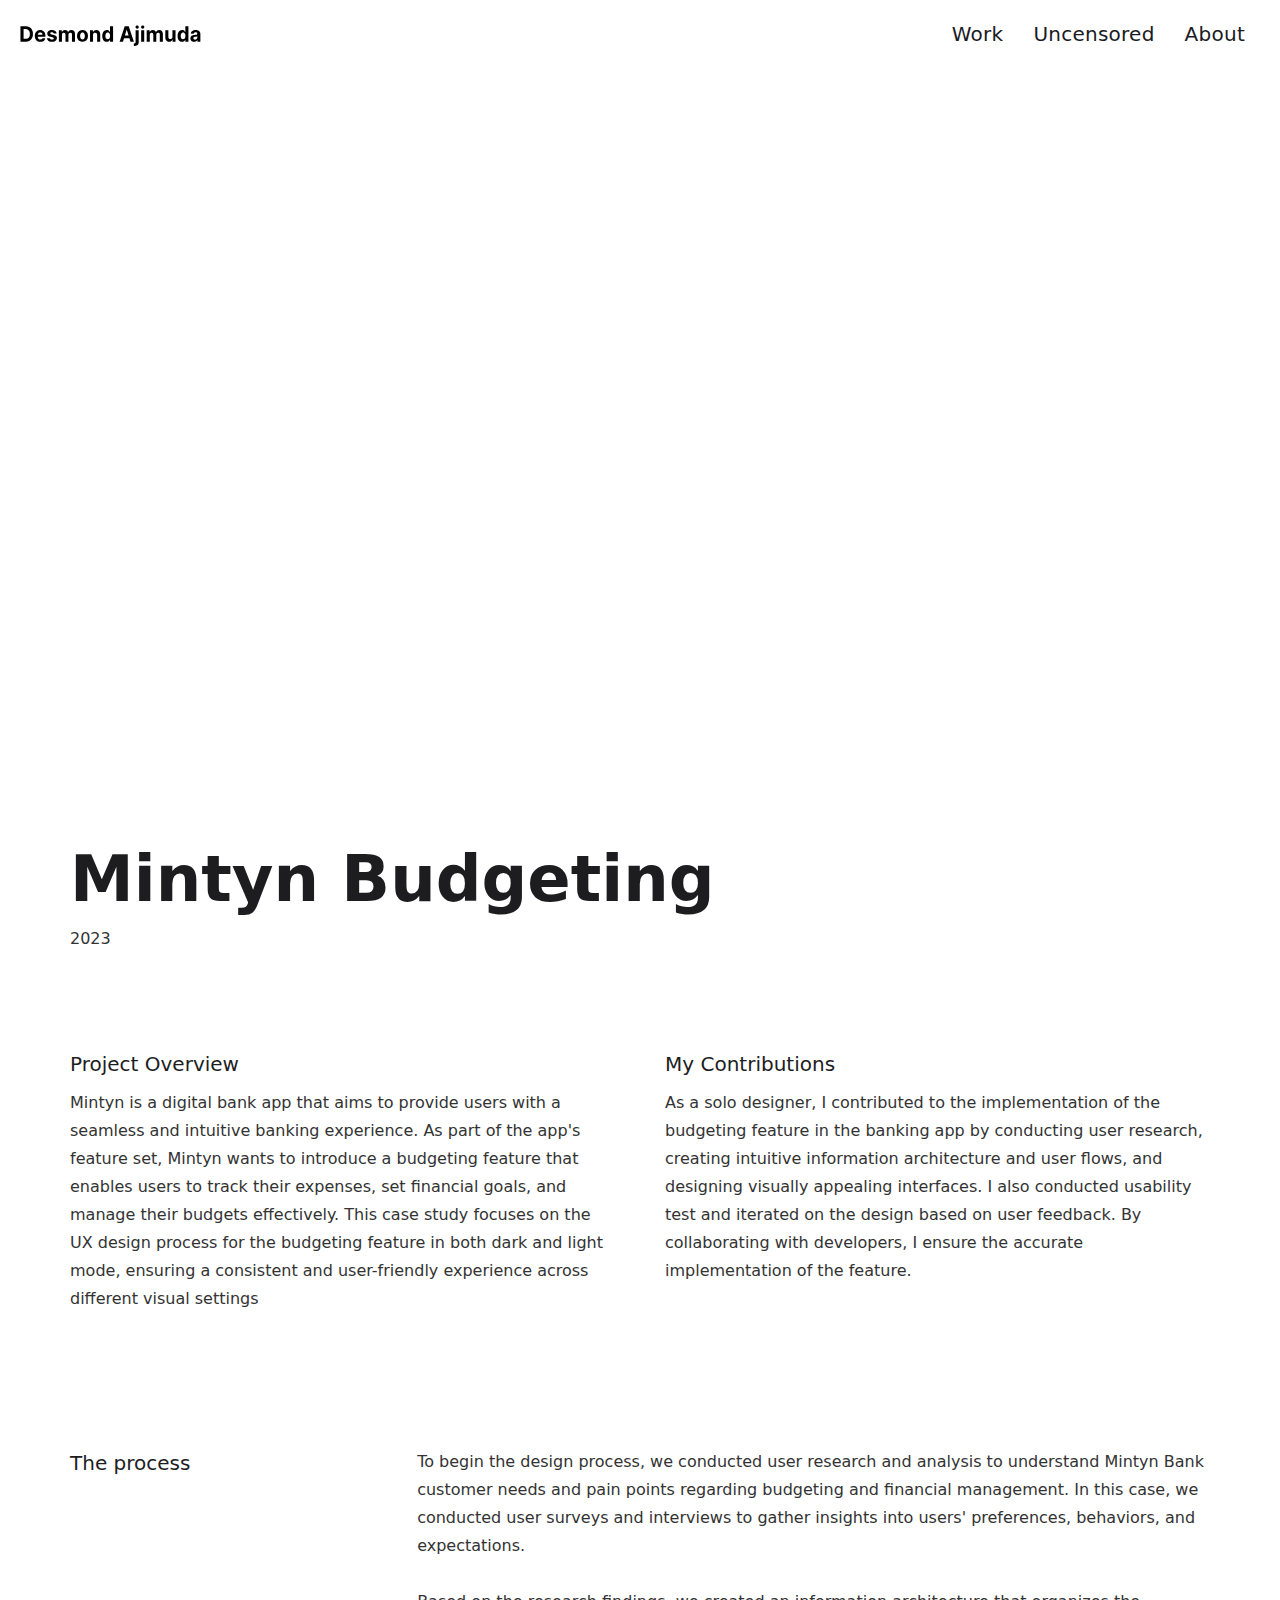
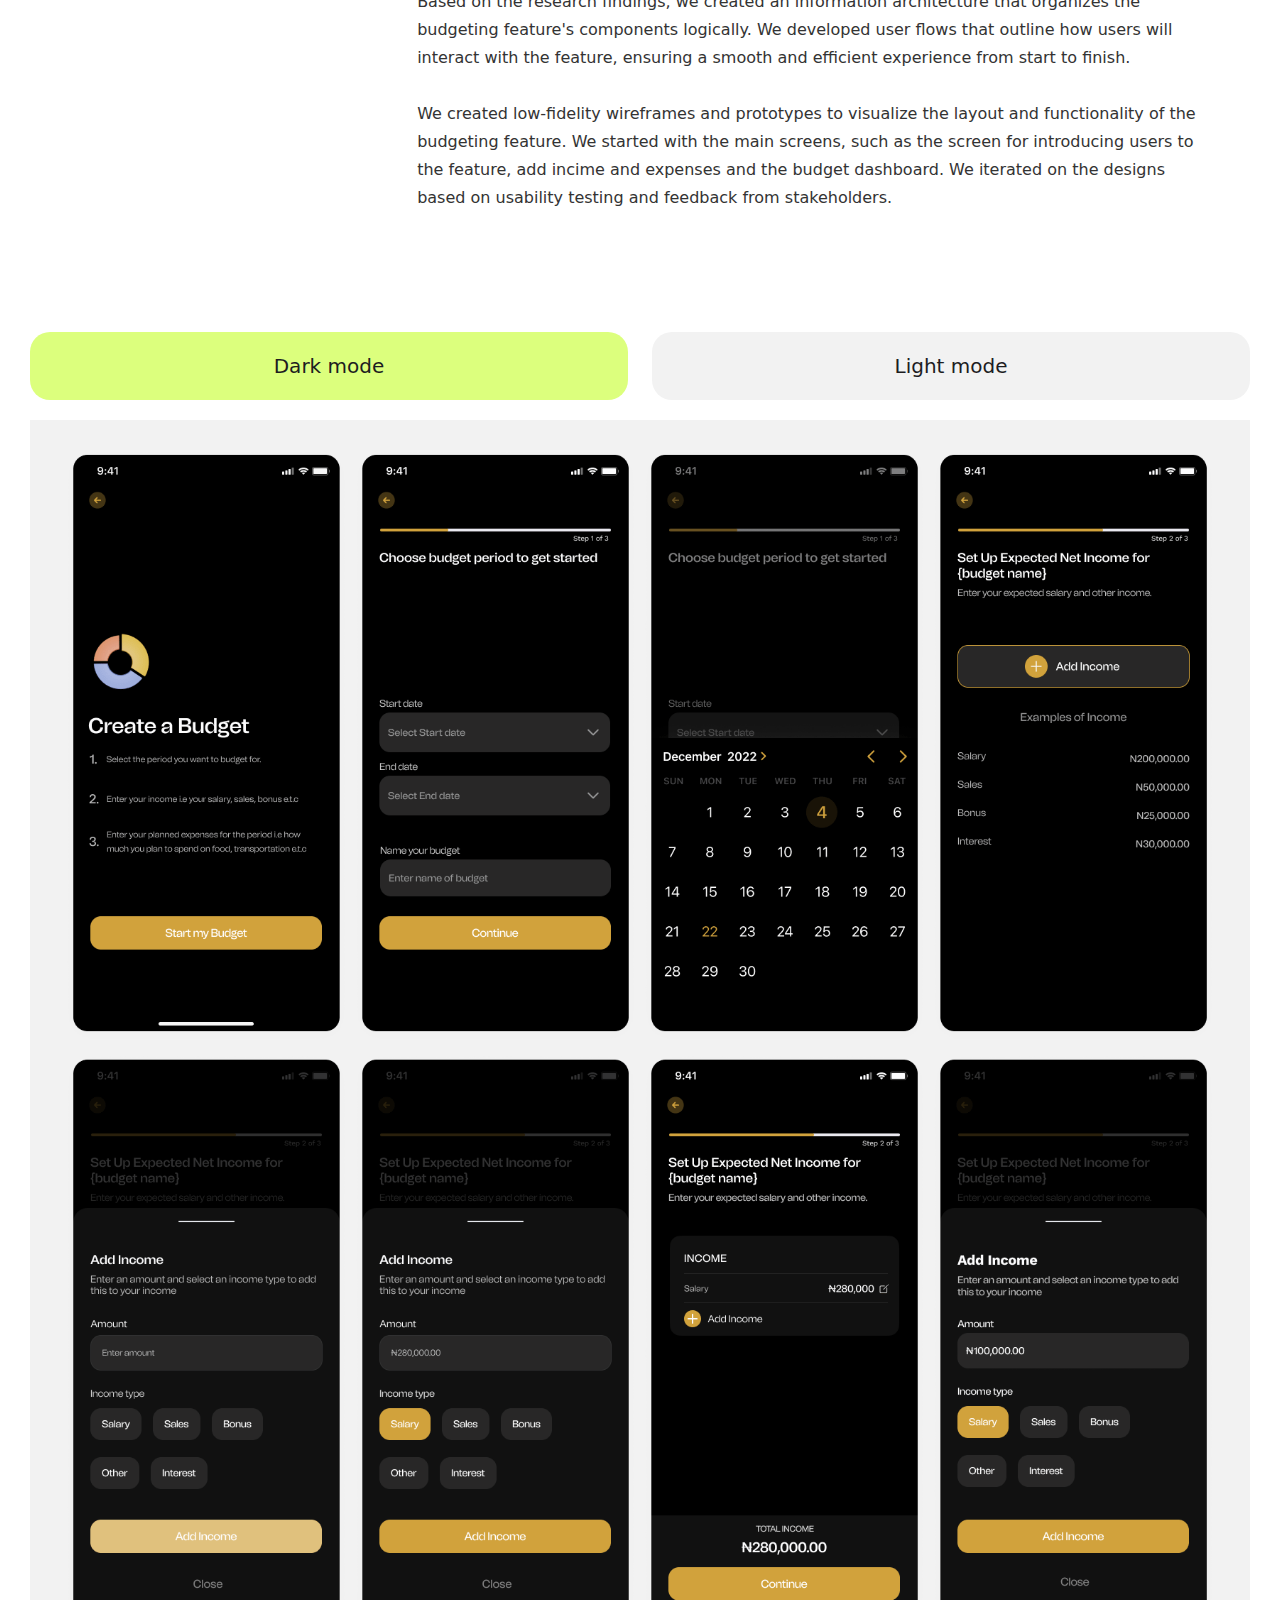
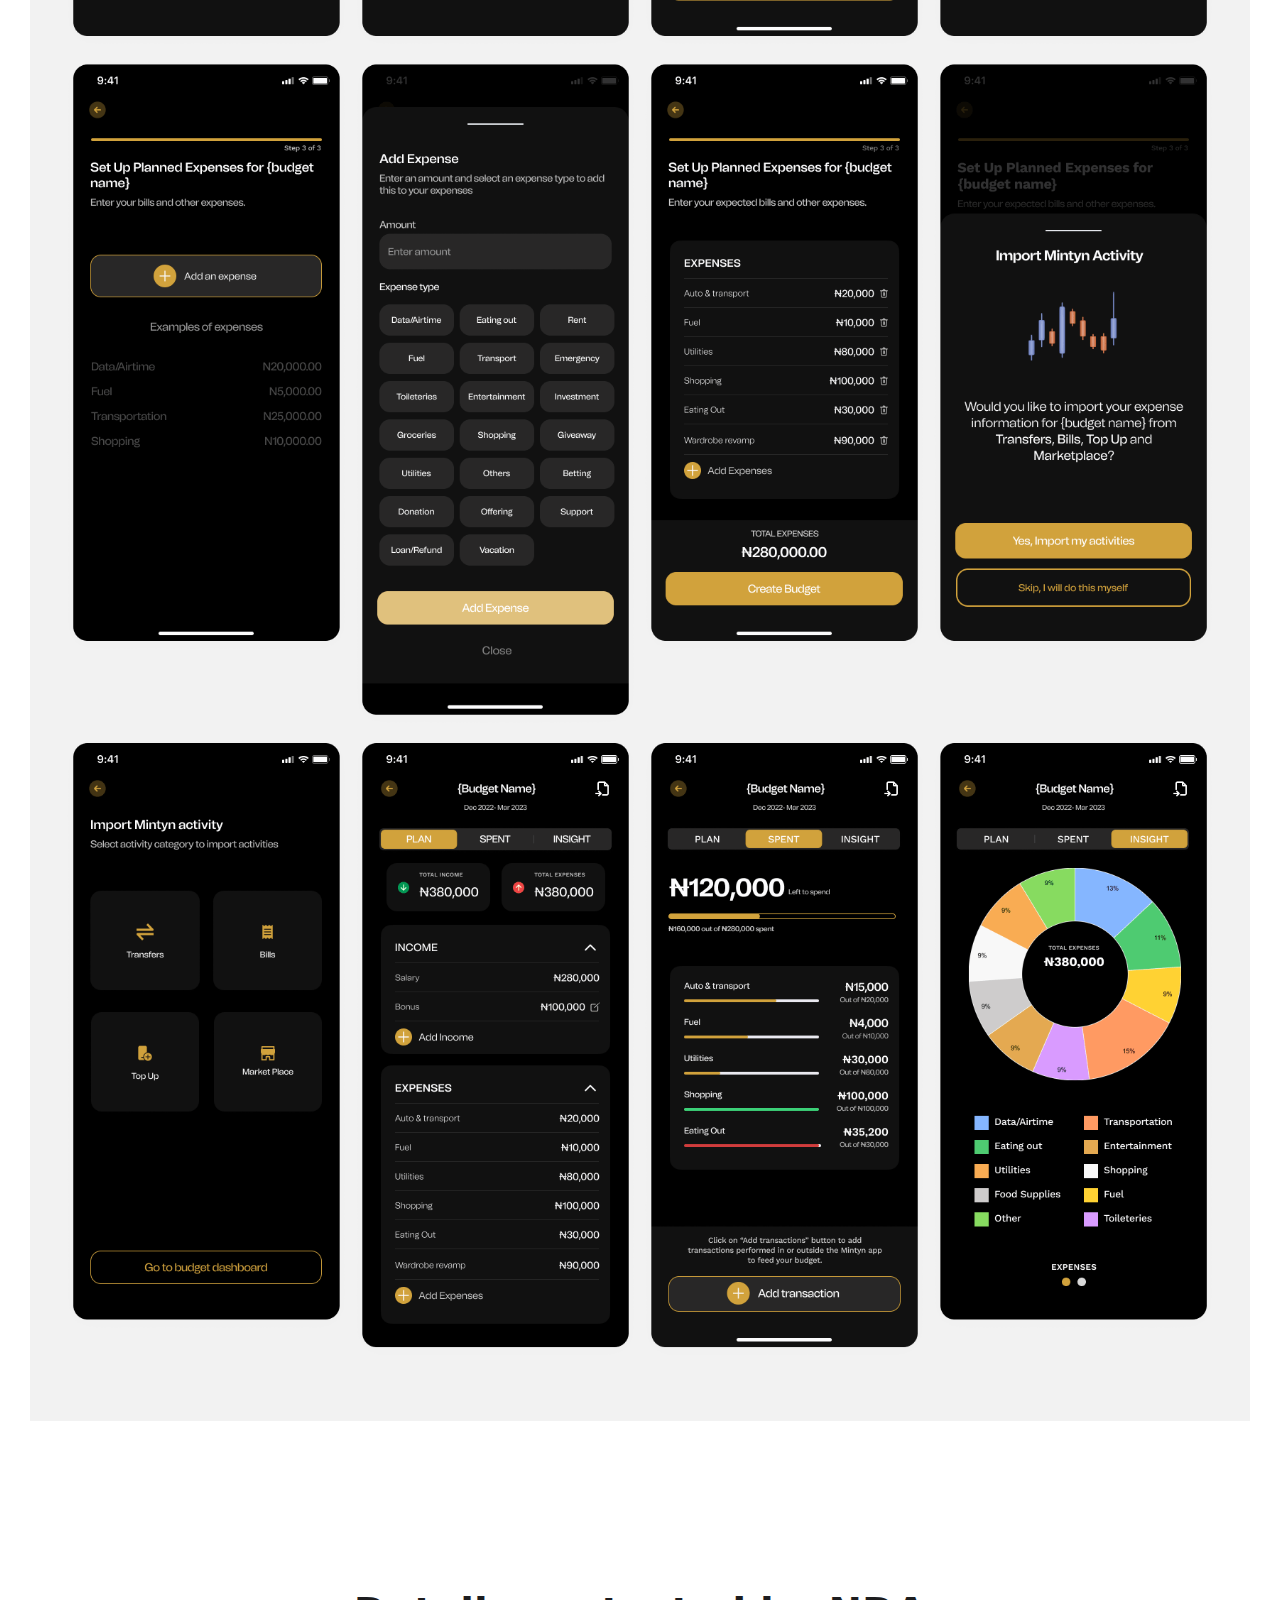
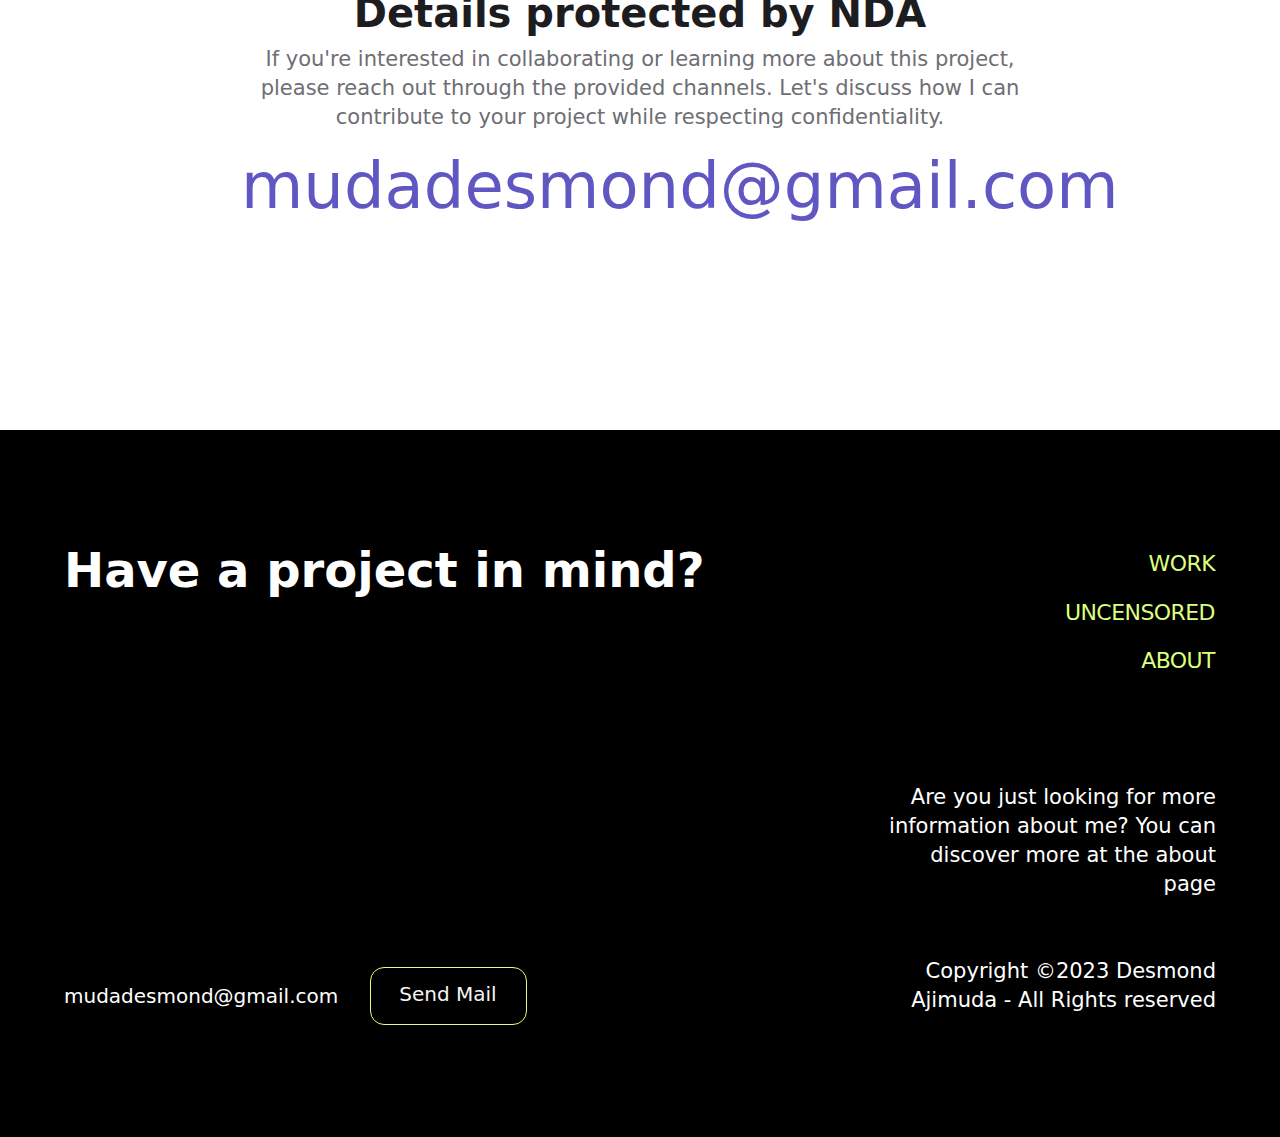
<file: work/mintyn-budgeting.html>
<!DOCTYPE html><!--  This site was created in Webflow. https://www.webflow.com  -->
<!--  Last Published: Mon Jan 29 2024 08:45:05 GMT+0000 (Coordinated Universal Time)  -->
<html data-wf-page="649e02f16a01c8630d637733" data-wf-site="6428231dbde7a71ac483e4af">
<head>
  <meta charset="utf-8">
  <title>Mintyn Budgeting</title>
  <meta content="Mintyn Budgeting" property="og:title">
  <meta content="Mintyn Budgeting" property="twitter:title">
  <meta content="width=device-width, initial-scale=1" name="viewport">
  <meta content="Webflow" name="generator">
  <link href="../css/normalize.css" rel="stylesheet" type="text/css">
  <link href="../css/webflow.css" rel="stylesheet" type="text/css">
  <link href="../css/desmondajimuda.webflow.css" rel="stylesheet" type="text/css">
  <style>@media (min-width:992px) {html.w-mod-js:not(.w-mod-ix) [data-w-id="a4267b2e-f95b-086e-ae49-fe10b9f63b15"] {-webkit-transform:translate3d(0, 1rem, 0) scale3d(1, 1, 1) rotateX(0) rotateY(0) rotateZ(0) skew(0, 0);-moz-transform:translate3d(0, 1rem, 0) scale3d(1, 1, 1) rotateX(0) rotateY(0) rotateZ(0) skew(0, 0);-ms-transform:translate3d(0, 1rem, 0) scale3d(1, 1, 1) rotateX(0) rotateY(0) rotateZ(0) skew(0, 0);transform:translate3d(0, 1rem, 0) scale3d(1, 1, 1) rotateX(0) rotateY(0) rotateZ(0) skew(0, 0);opacity:0;}}@media (max-width:991px) and (min-width:768px) {html.w-mod-js:not(.w-mod-ix) [data-w-id="a4267b2e-f95b-086e-ae49-fe10b9f63b15"] {-webkit-transform:translate3d(0, 1rem, 0) scale3d(1, 1, 1) rotateX(0) rotateY(0) rotateZ(0) skew(0, 0);-moz-transform:translate3d(0, 1rem, 0) scale3d(1, 1, 1) rotateX(0) rotateY(0) rotateZ(0) skew(0, 0);-ms-transform:translate3d(0, 1rem, 0) scale3d(1, 1, 1) rotateX(0) rotateY(0) rotateZ(0) skew(0, 0);transform:translate3d(0, 1rem, 0) scale3d(1, 1, 1) rotateX(0) rotateY(0) rotateZ(0) skew(0, 0);opacity:0;}}</style>
  <script type="text/javascript">!function(o,c){var n=c.documentElement,t=" w-mod-";n.className+=t+"js",("ontouchstart"in o||o.DocumentTouch&&c instanceof DocumentTouch)&&(n.className+=t+"touch")}(window,document);</script>
  <link href="../images/favicon.svg" rel="shortcut icon" type="image/x-icon">
  <link href="../images/webclip.svg" rel="apple-touch-icon">
  <script async="" src="https://www.googletagmanager.com/gtag/js?id=G-3XF66MM2H3"></script>
  <script type="text/javascript">window.dataLayer = window.dataLayer || [];function gtag(){dataLayer.push(arguments);}gtag('js', new Date());gtag('set', 'developer_id.dZGVlNj', true);gtag('config', 'G-3XF66MM2H3');</script>
  <style>
.content01_img{
  pointer-events: none;}
  </style>
</head>
<body class="project">
  <div class="navbar-logo-left">
    <div data-animation="default" data-collapse="small" data-duration="400" data-easing="ease" data-easing2="ease" role="banner" class="navbar-logo-left-container shadow-three w-nav">
      <div class="container-4">
        <div class="navbar-wrapper">
          <a href="../index.html" class="navbar-brand w-nav-brand"><img src="../images/24px.svg" loading="lazy" width="181" alt=""></a>
          <nav role="navigation" class="nav-menu-wrapper w-nav-menu">
            <ul role="list" class="nav-menu-two w-list-unstyled">
              <li>
                <a href="../index.html" class="nav-link-3">Work</a>
              </li>
              <li>
                <a href="../uncensored-design-case-studies.html" class="nav-link-3">Uncensored</a>
              </li>
              <li>
                <a href="../about-desmond-ajimuda.html" class="nav-link-3">About</a>
              </li>
            </ul>
          </nav>
          <div class="menu-button w-nav-button">
            <div class="icon-2 w-icon-nav-menu"></div>
          </div>
        </div>
      </div>
    </div>
  </div>
  <div class="casestudy-section">
    <div data-w-id="a4267b2e-f95b-086e-ae49-fe10b9f63b15" class="cs-hero_visual-outer-wrapper">
      <div class="cs-hero_image-wrapper"><img src="../images/Mintyn-Cover-min.png" loading="lazy" sizes="(max-width: 479px) 94vw, (max-width: 767px) 96vw, (max-width: 991px) 94vw, (max-width: 1919px) 97vw, 99vw" srcset="../images/Mintyn-Cover-min-p-500.png 500w, ../images/Mintyn-Cover-min-p-800.png 800w, ../images/Mintyn-Cover-min-p-1080.png 1080w, ../images/Mintyn-Cover-min-p-1600.png 1600w, ../images/Mintyn-Cover-min-p-2000.png 2000w, ../images/Mintyn-Cover-min-p-2600.png 2600w, ../images/Mintyn-Cover-min.png 3200w" alt="" class="cs-hero_image"></div>
    </div>
  </div>
  <div class="casestudy-section">
    <div class="container-5">
      <div class="w-layout-grid project-overview-grid">
        <div id="w-node-a5b7089a-5a2d-9406-2e12-eb18cef3795d-0d637733">
          <h1 class="heading-jumbo-2">Mintyn Budgeting</h1>
          <div class="black"> 2023</div>
        </div>
        <div id="w-node-a5b7089a-5a2d-9406-2e12-eb18cef37962-0d637733">
          <div class="label">Project Overview</div>
          <div class="description">Mintyn is a digital bank app that aims to provide users with a seamless and intuitive banking experience. As part of the app&#x27;s feature set, Mintyn wants to introduce a budgeting feature that enables users to track their expenses, set financial goals, and manage their budgets effectively. This case study focuses on the UX design process for the budgeting feature in both dark and light mode, ensuring a consistent and user-friendly experience across different visual settings </div>
        </div>
        <div id="w-node-a5b7089a-5a2d-9406-2e12-eb18cef37967-0d637733">
          <div class="label">My Contributions</div>
          <div class="description">As a solo designer, I contributed to the implementation of the budgeting feature in the banking app by conducting user research, creating intuitive information architecture and user flows, and designing visually appealing interfaces. I also conducted usability test and iterated on the design based on user feedback. By collaborating with developers, I ensure the accurate implementation of the feature.</div>
        </div>
      </div>
    </div>
  </div>
  <div class="casestudy-section">
    <div class="container-5">
      <div class="w-layout-grid project-description-grid">
        <div id="w-node-_418213d6-ede2-bb1c-d7db-42e8482c4fc5-0d637733">
          <div class="label">The process</div>
        </div>
        <div id="w-node-_418213d6-ede2-bb1c-d7db-42e8482c4fcd-0d637733" class="description">To begin the design process, we conducted user research and analysis to understand Mintyn Bank customer needs and pain points regarding budgeting and financial management. In this case, we conducted user surveys and interviews to gather insights into users&#x27; preferences, behaviors, and expectations.<br><br>Based on the research findings, we created an information architecture that organizes the budgeting feature&#x27;s components logically. We developed user flows that outline how users will interact with the feature, ensuring a smooth and efficient experience from start to finish. <br><br>We created low-fidelity wireframes and prototypes to visualize the layout and functionality of the budgeting feature. We started with the main screens, such as the screen for introducing users to the feature, add incime and expenses and the budget dashboard. We iterated on the designs based on usability testing and feedback from stakeholders.<br></div>
      </div>
    </div>
  </div>
  <div class="casestudy-section">
    <div data-current="Tab 1" data-easing="ease" data-duration-in="300" data-duration-out="100" class="w-tabs">
      <div class="tabs-menu w-tab-menu">
        <a data-w-tab="Tab 1" class="tab w-inline-block w-tab-link w--current">
          <div class="text-block-6">Dark mode</div>
        </a>
        <a data-w-tab="Tab 2" class="tab-link-tab-2 w-inline-block w-tab-link">
          <div class="text-block-5">Light mode</div>
        </a>
      </div>
      <div class="w-tab-content">
        <div data-w-tab="Tab 1" class="w-tab-pane w--tab-active"><img width="920" sizes="(max-width: 479px) 94vw, (max-width: 767px) 96vw, (max-width: 991px) 94vw, (max-width: 1919px) 97vw, 99vw" alt="" src="../images/Dark-Mode-min.png" srcset="../images/Dark-Mode-min-p-500.png 500w, ../images/Dark-Mode-min-p-800.png 800w, ../images/Dark-Mode-min.png 1718w" class="detail-image"></div>
        <div data-w-tab="Tab 2" class="w-tab-pane"><img width="920" sizes="(max-width: 479px) 94vw, (max-width: 767px) 96vw, (max-width: 991px) 94vw, (max-width: 1919px) 97vw, 99vw" alt="" src="../images/Light-mode-min.png" srcset="../images/Light-mode-min-p-500.png 500w, ../images/Light-mode-min-p-800.png 800w, ../images/Light-mode-min-p-1080.png 1080w, ../images/Light-mode-min.png 1718w" class="detail-image"></div>
      </div>
    </div>
  </div>
  <div class="cta--section">
    <div class="container-5">
      <div class="email-section-3">
        <h3>Details protected by NDA</h3>
        <p>If you&#x27;re interested in collaborating or learning more about this project, please reach out through the provided channels. Let&#x27;s discuss how I can contribute to your project while respecting confidentiality.</p>
        <a href="mailto:mudadesmond@gmail.com?subject=You&#x27;ve%20got%20mail!" class="email-link">mudadesmond@gmail.com</a>
      </div>
    </div>
  </div>
  <footer id="Footer" class="footer-2">
    <div class="padding-global">
      <div>
        <div class="padding-section-large">
          <div class="footer_layout">
            <div id="w-node-d04971df-495a-9cfd-f2c5-dcb366a96c3d-66a96c38" class="footer_left">
              <div id="w-node-d04971df-495a-9cfd-f2c5-dcb366a96c3e-66a96c38" class="footer_main-text-wrapper is-desktop">
                <h2 id="w-node-d04971df-495a-9cfd-f2c5-dcb366a96c3f-66a96c38" class="_1 white">Have a project in mind?</h2>
              </div>
              <div class="button-group is-footer">
                <div fs-copyclip-element="copy-this" class="text-size-large text-color-graytrue300">mudadesmond@gmail.com</div>
                <a href="mailto:mudadesmond@gmail.com?subject=Hi%20Desmond" fs-copyclip-element="click" class="button-2 is-icon is-glow w-inline-block">
                  <div class="clip">
                    <div class="button-text">
                      <div class="text-color-graytrue100">Send Mail</div>
                    </div>
                  </div>
                </a>
              </div>
            </div>
            <div id="w-node-d04971df-495a-9cfd-f2c5-dcb366a96c49-66a96c38" class="footer_right">
              <div class="footer_navigation-wrapper">
                <a href="../index.html" id="w-node-d04971df-495a-9cfd-f2c5-dcb366a96c4b-66a96c38" class="footer_navlink _1 w-inline-block">
                  <div class="clip">
                    <div class="button-text">
                      <div>Work</div>
                    </div>
                    <div class="button-text is-bottom">
                      <div>Home</div>
                    </div>
                  </div>
                </a>
                <a href="../uncensored-design-case-studies.html" id="w-node-d04971df-495a-9cfd-f2c5-dcb366a96c53-66a96c38" class="footer_navlink _2 w-inline-block">
                  <div class="clip">
                    <div class="button-text">
                      <div>Uncensored</div>
                    </div>
                    <div class="button-text is-bottom">
                      <div>about</div>
                    </div>
                  </div>
                </a>
                <a href="../about-desmond-ajimuda.html" id="w-node-d04971df-495a-9cfd-f2c5-dcb366a96c5b-66a96c38" class="footer_navlink _3 w-inline-block">
                  <div class="clip">
                    <div class="button-text">
                      <div>About</div>
                    </div>
                    <div class="button-text is-bottom">
                      <div>work</div>
                    </div>
                  </div>
                </a>
                <a href="#" id="w-node-d04971df-495a-9cfd-f2c5-dcb366a96c63-66a96c38" class="footer_navlink _4 w-inline-block">
                  <div class="clip">
                    <div class="button-text"></div>
                    <div class="button-text is-bottom">
                      <div>Resources</div>
                    </div>
                  </div>
                </a>
                <a href="#" id="w-node-d04971df-495a-9cfd-f2c5-dcb366a96c69-66a96c38" class="footer_navlink _5 w-inline-block">
                  <div class="clip">
                    <div class="button-text"></div>
                    <div class="button-text is-bottom">
                      <div>Contact</div>
                    </div>
                  </div>
                </a>
              </div>
              <div>
                <p class="white">Are you just looking for more information about me? You can discover more at the about page</p>
              </div>
              <div id="w-node-d04971df-495a-9cfd-f2c5-dcb366a96c72-66a96c38">
                <p class="white">Copyright ©2023 Desmond Ajimuda - All Rights reserved</p>
              </div>
            </div>
          </div>
        </div>
      </div>
    </div>
  </footer>
  <script src="https://d3e54v103j8qbb.cloudfront.net/js/jquery-3.5.1.min.dc5e7f18c8.js?site=6428231dbde7a71ac483e4af" type="text/javascript" integrity="sha256-9/aliU8dGd2tb6OSsuzixeV4y/faTqgFtohetphbbj0=" crossorigin="anonymous"></script>
  <script src="../js/webflow.js" type="text/javascript"></script>
</body>
</html>
</file>
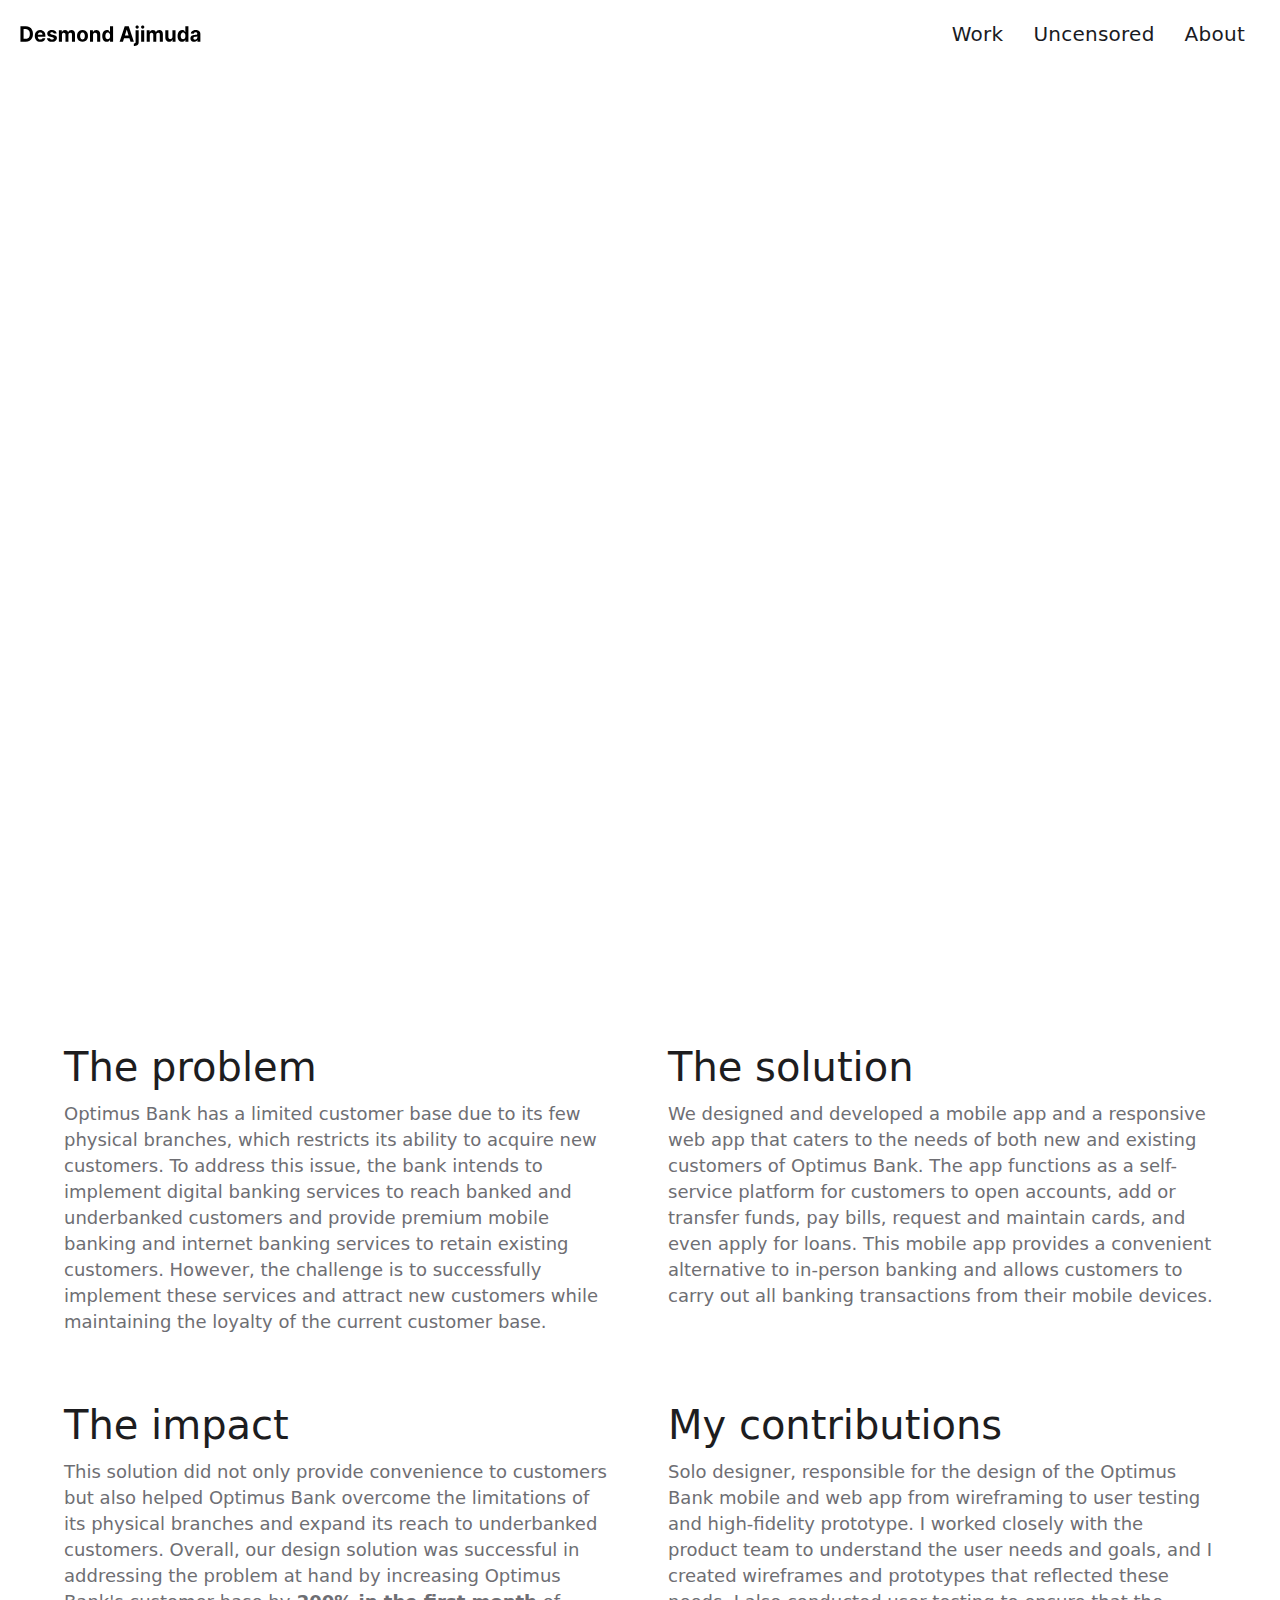
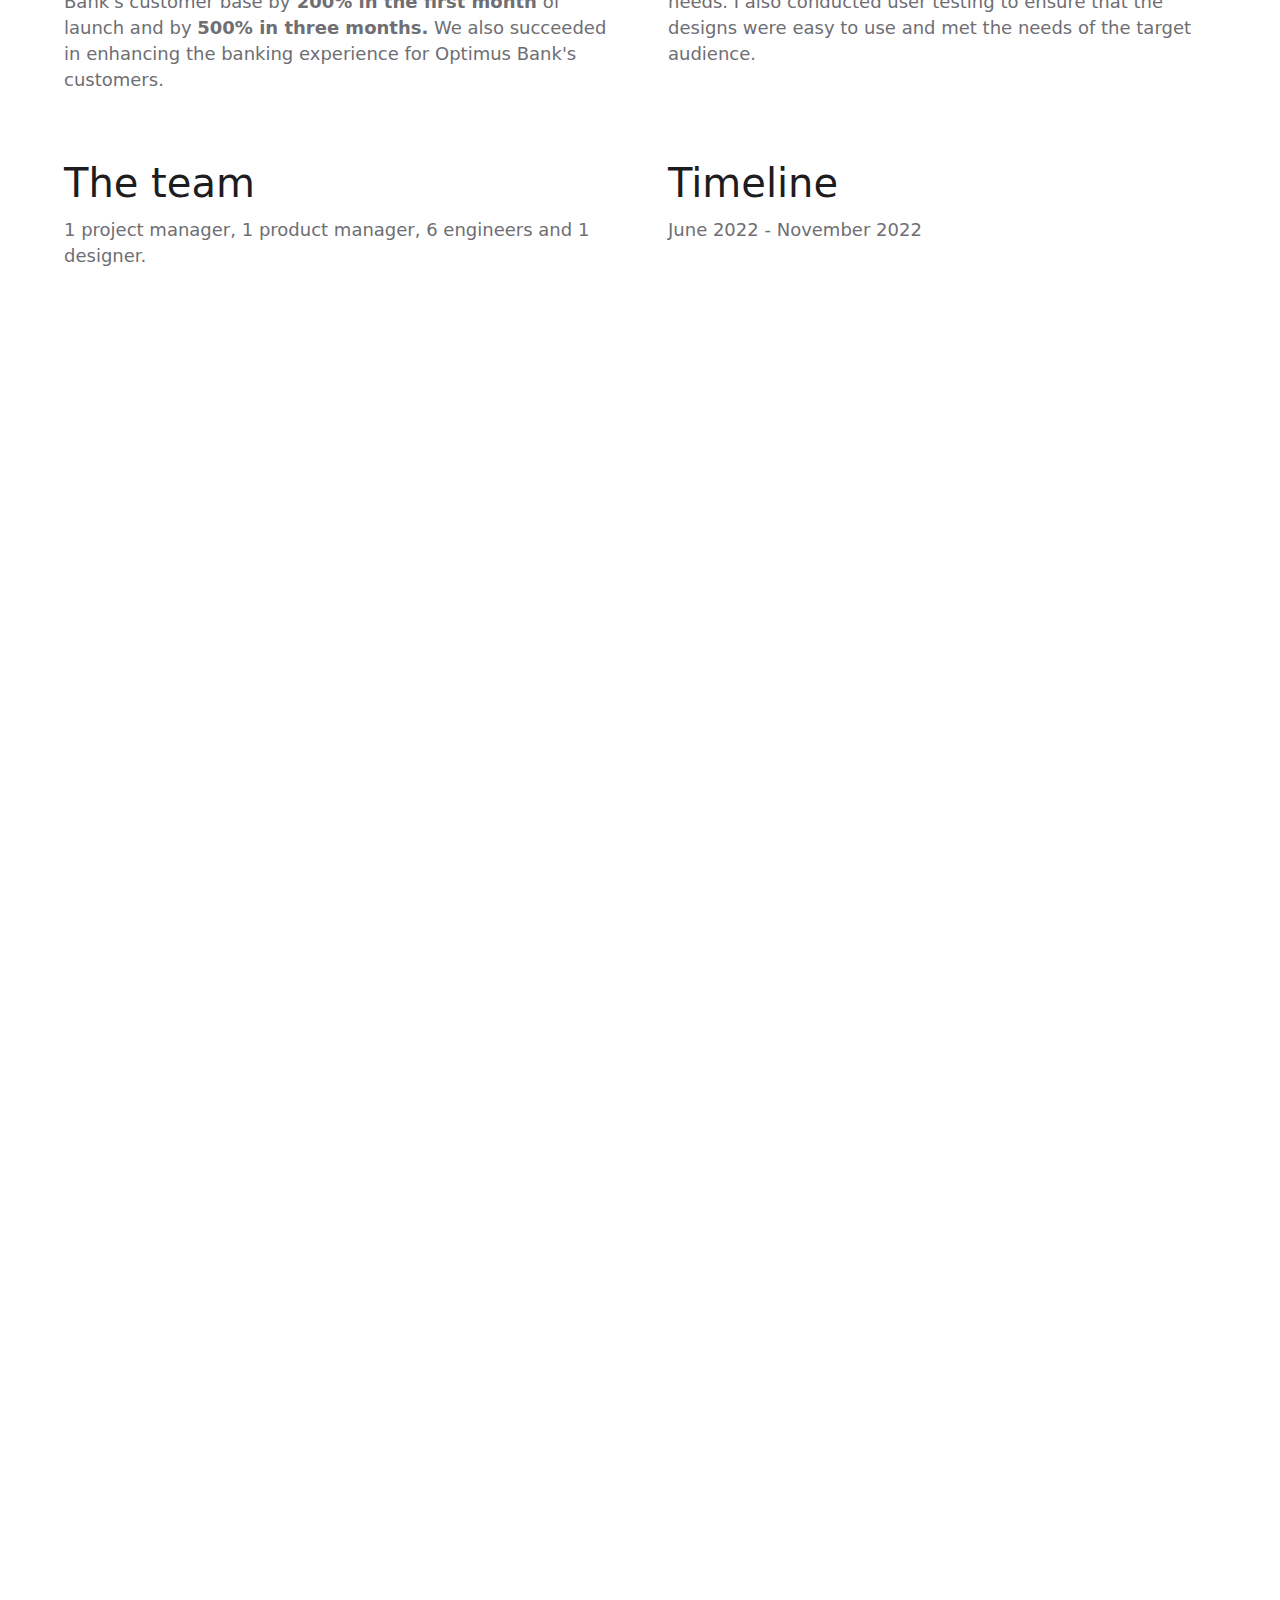
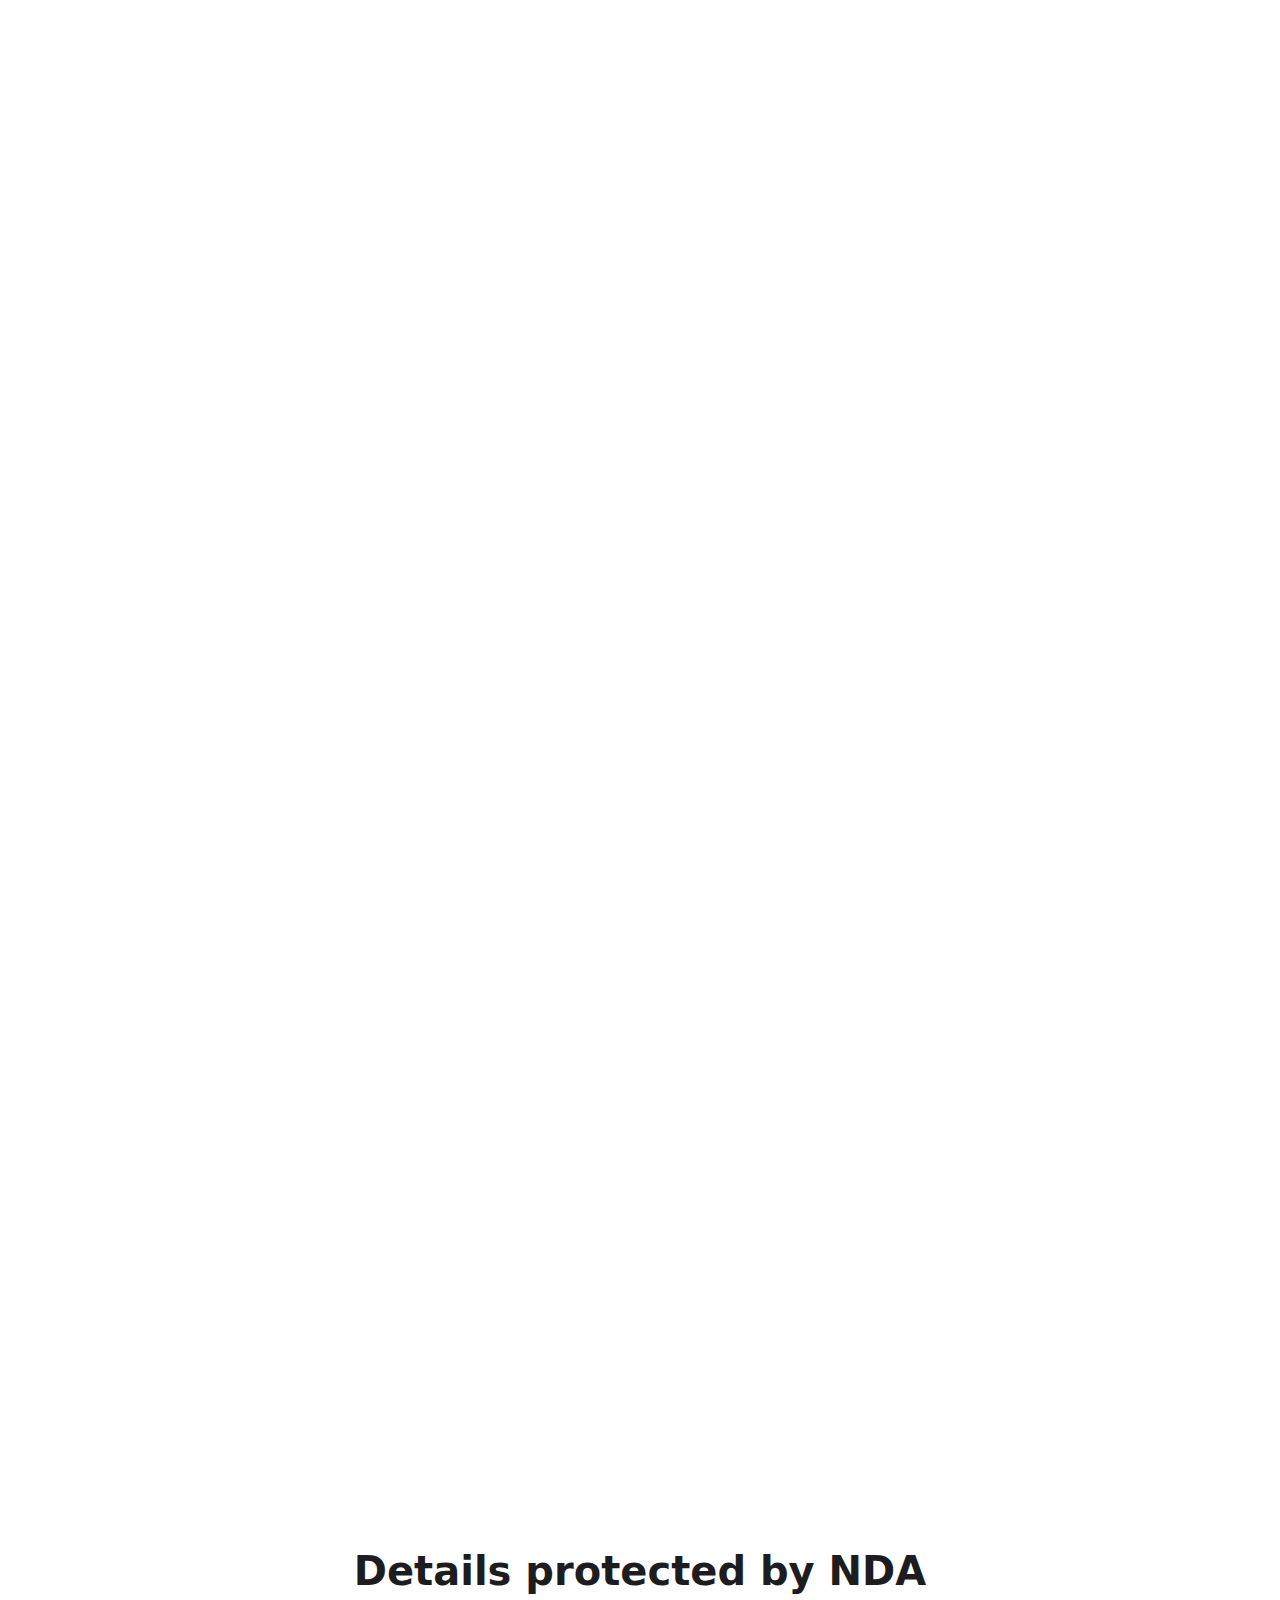
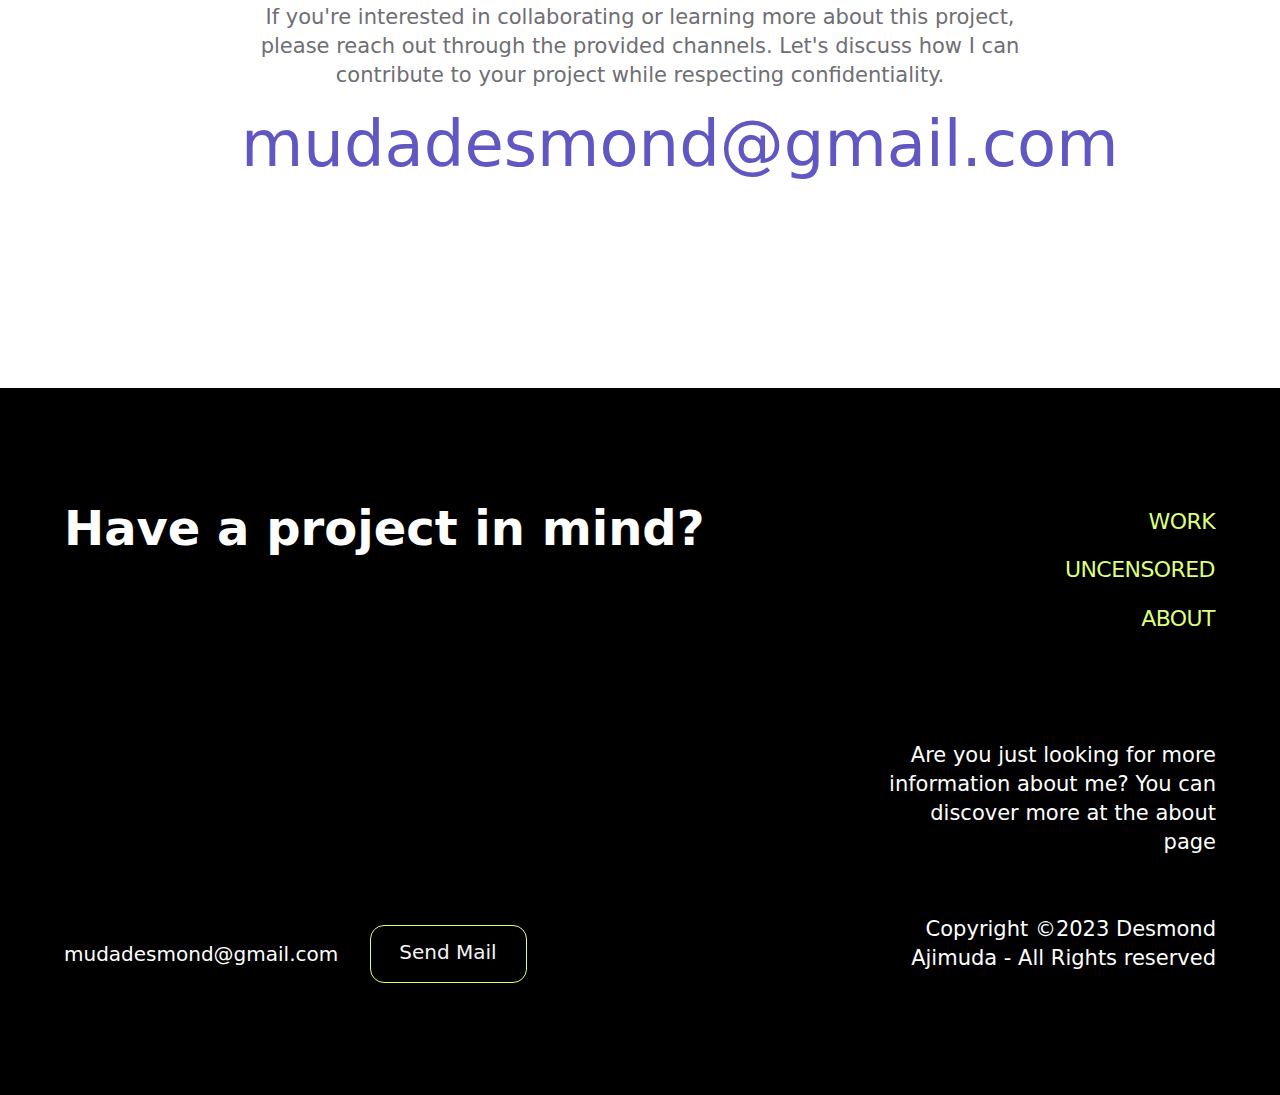
<file: work/optimus-bank-web-and-mobile-app-design.html>
<!DOCTYPE html><!--  This site was created in Webflow. https://www.webflow.com  -->
<!--  Last Published: Mon Jan 29 2024 08:45:05 GMT+0000 (Coordinated Universal Time)  -->
<html data-wf-page="6490506c3b532ed87816478a" data-wf-site="6428231dbde7a71ac483e4af">
<head>
  <meta charset="utf-8">
  <title>Optimus Bank web and mobile app design</title>
  <meta content="Optimus Bank web and mobile app design" property="og:title">
  <meta content="Optimus Bank web and mobile app design" property="twitter:title">
  <meta content="width=device-width, initial-scale=1" name="viewport">
  <meta content="Webflow" name="generator">
  <link href="../css/normalize.css" rel="stylesheet" type="text/css">
  <link href="../css/webflow.css" rel="stylesheet" type="text/css">
  <link href="../css/desmondajimuda.webflow.css" rel="stylesheet" type="text/css">
  <style>@media (min-width:992px) {html.w-mod-js:not(.w-mod-ix) [data-w-id="5a498516-db79-f272-f9e8-14648bd1f412"] {-webkit-transform:translate3d(0, 1rem, 0) scale3d(1, 1, 1) rotateX(0) rotateY(0) rotateZ(0) skew(0, 0);-moz-transform:translate3d(0, 1rem, 0) scale3d(1, 1, 1) rotateX(0) rotateY(0) rotateZ(0) skew(0, 0);-ms-transform:translate3d(0, 1rem, 0) scale3d(1, 1, 1) rotateX(0) rotateY(0) rotateZ(0) skew(0, 0);transform:translate3d(0, 1rem, 0) scale3d(1, 1, 1) rotateX(0) rotateY(0) rotateZ(0) skew(0, 0);opacity:0;}html.w-mod-js:not(.w-mod-ix) [data-w-id="5a498516-db79-f272-f9e8-14648bd1f42f"] {-webkit-transform:translate3d(0, 1rem, 0) scale3d(1, 1, 1) rotateX(0) rotateY(0) rotateZ(0) skew(0, 0);-moz-transform:translate3d(0, 1rem, 0) scale3d(1, 1, 1) rotateX(0) rotateY(0) rotateZ(0) skew(0, 0);-ms-transform:translate3d(0, 1rem, 0) scale3d(1, 1, 1) rotateX(0) rotateY(0) rotateZ(0) skew(0, 0);transform:translate3d(0, 1rem, 0) scale3d(1, 1, 1) rotateX(0) rotateY(0) rotateZ(0) skew(0, 0);opacity:0;}html.w-mod-js:not(.w-mod-ix) [data-w-id="5a498516-db79-f272-f9e8-14648bd1f400"] {-webkit-transform:translate3d(0, 1rem, 0) scale3d(1, 1, 1) rotateX(0) rotateY(0) rotateZ(0) skew(0, 0);-moz-transform:translate3d(0, 1rem, 0) scale3d(1, 1, 1) rotateX(0) rotateY(0) rotateZ(0) skew(0, 0);-ms-transform:translate3d(0, 1rem, 0) scale3d(1, 1, 1) rotateX(0) rotateY(0) rotateZ(0) skew(0, 0);transform:translate3d(0, 1rem, 0) scale3d(1, 1, 1) rotateX(0) rotateY(0) rotateZ(0) skew(0, 0);opacity:0;}html.w-mod-js:not(.w-mod-ix) [data-w-id="5a498516-db79-f272-f9e8-14648bd1f417"] {-webkit-transform:translate3d(0, 1rem, 0) scale3d(1, 1, 1) rotateX(0) rotateY(0) rotateZ(0) skew(0, 0);-moz-transform:translate3d(0, 1rem, 0) scale3d(1, 1, 1) rotateX(0) rotateY(0) rotateZ(0) skew(0, 0);-ms-transform:translate3d(0, 1rem, 0) scale3d(1, 1, 1) rotateX(0) rotateY(0) rotateZ(0) skew(0, 0);transform:translate3d(0, 1rem, 0) scale3d(1, 1, 1) rotateX(0) rotateY(0) rotateZ(0) skew(0, 0);opacity:0;}html.w-mod-js:not(.w-mod-ix) [data-w-id="5a498516-db79-f272-f9e8-14648bd1f458"] {-webkit-transform:translate3d(0, 1rem, 0) scale3d(1, 1, 1) rotateX(0) rotateY(0) rotateZ(0) skew(0, 0);-moz-transform:translate3d(0, 1rem, 0) scale3d(1, 1, 1) rotateX(0) rotateY(0) rotateZ(0) skew(0, 0);-ms-transform:translate3d(0, 1rem, 0) scale3d(1, 1, 1) rotateX(0) rotateY(0) rotateZ(0) skew(0, 0);transform:translate3d(0, 1rem, 0) scale3d(1, 1, 1) rotateX(0) rotateY(0) rotateZ(0) skew(0, 0);opacity:0;}html.w-mod-js:not(.w-mod-ix) [data-w-id="5a498516-db79-f272-f9e8-14648bd1f3a8"] {-webkit-transform:translate3d(0, 1rem, 0) scale3d(1, 1, 1) rotateX(0) rotateY(0) rotateZ(0) skew(0, 0);-moz-transform:translate3d(0, 1rem, 0) scale3d(1, 1, 1) rotateX(0) rotateY(0) rotateZ(0) skew(0, 0);-ms-transform:translate3d(0, 1rem, 0) scale3d(1, 1, 1) rotateX(0) rotateY(0) rotateZ(0) skew(0, 0);transform:translate3d(0, 1rem, 0) scale3d(1, 1, 1) rotateX(0) rotateY(0) rotateZ(0) skew(0, 0);opacity:0;}html.w-mod-js:not(.w-mod-ix) [data-w-id="5a498516-db79-f272-f9e8-14648bd1f446"] {-webkit-transform:translate3d(0, 1rem, 0) scale3d(1, 1, 1) rotateX(0) rotateY(0) rotateZ(0) skew(0, 0);-moz-transform:translate3d(0, 1rem, 0) scale3d(1, 1, 1) rotateX(0) rotateY(0) rotateZ(0) skew(0, 0);-ms-transform:translate3d(0, 1rem, 0) scale3d(1, 1, 1) rotateX(0) rotateY(0) rotateZ(0) skew(0, 0);transform:translate3d(0, 1rem, 0) scale3d(1, 1, 1) rotateX(0) rotateY(0) rotateZ(0) skew(0, 0);opacity:0;}html.w-mod-js:not(.w-mod-ix) [data-w-id="5a498516-db79-f272-f9e8-14648bd1f452"] {-webkit-transform:translate3d(0, 1rem, 0) scale3d(1, 1, 1) rotateX(0) rotateY(0) rotateZ(0) skew(0, 0);-moz-transform:translate3d(0, 1rem, 0) scale3d(1, 1, 1) rotateX(0) rotateY(0) rotateZ(0) skew(0, 0);-ms-transform:translate3d(0, 1rem, 0) scale3d(1, 1, 1) rotateX(0) rotateY(0) rotateZ(0) skew(0, 0);transform:translate3d(0, 1rem, 0) scale3d(1, 1, 1) rotateX(0) rotateY(0) rotateZ(0) skew(0, 0);opacity:0;}html.w-mod-js:not(.w-mod-ix) [data-w-id="5a498516-db79-f272-f9e8-14648bd1f3a4"] {-webkit-transform:translate3d(0, 1rem, 0) scale3d(1, 1, 1) rotateX(0) rotateY(0) rotateZ(0) skew(0, 0);-moz-transform:translate3d(0, 1rem, 0) scale3d(1, 1, 1) rotateX(0) rotateY(0) rotateZ(0) skew(0, 0);-ms-transform:translate3d(0, 1rem, 0) scale3d(1, 1, 1) rotateX(0) rotateY(0) rotateZ(0) skew(0, 0);transform:translate3d(0, 1rem, 0) scale3d(1, 1, 1) rotateX(0) rotateY(0) rotateZ(0) skew(0, 0);opacity:0;}html.w-mod-js:not(.w-mod-ix) [data-w-id="5a498516-db79-f272-f9e8-14648bd1f434"] {-webkit-transform:translate3d(0, 1rem, 0) scale3d(1, 1, 1) rotateX(0) rotateY(0) rotateZ(0) skew(0, 0);-moz-transform:translate3d(0, 1rem, 0) scale3d(1, 1, 1) rotateX(0) rotateY(0) rotateZ(0) skew(0, 0);-ms-transform:translate3d(0, 1rem, 0) scale3d(1, 1, 1) rotateX(0) rotateY(0) rotateZ(0) skew(0, 0);transform:translate3d(0, 1rem, 0) scale3d(1, 1, 1) rotateX(0) rotateY(0) rotateZ(0) skew(0, 0);opacity:0;}html.w-mod-js:not(.w-mod-ix) [data-w-id="5a498516-db79-f272-f9e8-14648bd1f44c"] {-webkit-transform:translate3d(0, 1rem, 0) scale3d(1, 1, 1) rotateX(0) rotateY(0) rotateZ(0) skew(0, 0);-moz-transform:translate3d(0, 1rem, 0) scale3d(1, 1, 1) rotateX(0) rotateY(0) rotateZ(0) skew(0, 0);-ms-transform:translate3d(0, 1rem, 0) scale3d(1, 1, 1) rotateX(0) rotateY(0) rotateZ(0) skew(0, 0);transform:translate3d(0, 1rem, 0) scale3d(1, 1, 1) rotateX(0) rotateY(0) rotateZ(0) skew(0, 0);opacity:0;}}@media (max-width:991px) and (min-width:768px) {html.w-mod-js:not(.w-mod-ix) [data-w-id="5a498516-db79-f272-f9e8-14648bd1f412"] {-webkit-transform:translate3d(0, 1rem, 0) scale3d(1, 1, 1) rotateX(0) rotateY(0) rotateZ(0) skew(0, 0);-moz-transform:translate3d(0, 1rem, 0) scale3d(1, 1, 1) rotateX(0) rotateY(0) rotateZ(0) skew(0, 0);-ms-transform:translate3d(0, 1rem, 0) scale3d(1, 1, 1) rotateX(0) rotateY(0) rotateZ(0) skew(0, 0);transform:translate3d(0, 1rem, 0) scale3d(1, 1, 1) rotateX(0) rotateY(0) rotateZ(0) skew(0, 0);opacity:0;}html.w-mod-js:not(.w-mod-ix) [data-w-id="5a498516-db79-f272-f9e8-14648bd1f42f"] {-webkit-transform:translate3d(0, 1rem, 0) scale3d(1, 1, 1) rotateX(0) rotateY(0) rotateZ(0) skew(0, 0);-moz-transform:translate3d(0, 1rem, 0) scale3d(1, 1, 1) rotateX(0) rotateY(0) rotateZ(0) skew(0, 0);-ms-transform:translate3d(0, 1rem, 0) scale3d(1, 1, 1) rotateX(0) rotateY(0) rotateZ(0) skew(0, 0);transform:translate3d(0, 1rem, 0) scale3d(1, 1, 1) rotateX(0) rotateY(0) rotateZ(0) skew(0, 0);opacity:0;}html.w-mod-js:not(.w-mod-ix) [data-w-id="5a498516-db79-f272-f9e8-14648bd1f400"] {-webkit-transform:translate3d(0, 1rem, 0) scale3d(1, 1, 1) rotateX(0) rotateY(0) rotateZ(0) skew(0, 0);-moz-transform:translate3d(0, 1rem, 0) scale3d(1, 1, 1) rotateX(0) rotateY(0) rotateZ(0) skew(0, 0);-ms-transform:translate3d(0, 1rem, 0) scale3d(1, 1, 1) rotateX(0) rotateY(0) rotateZ(0) skew(0, 0);transform:translate3d(0, 1rem, 0) scale3d(1, 1, 1) rotateX(0) rotateY(0) rotateZ(0) skew(0, 0);opacity:0;}html.w-mod-js:not(.w-mod-ix) [data-w-id="5a498516-db79-f272-f9e8-14648bd1f417"] {-webkit-transform:translate3d(0, 1rem, 0) scale3d(1, 1, 1) rotateX(0) rotateY(0) rotateZ(0) skew(0, 0);-moz-transform:translate3d(0, 1rem, 0) scale3d(1, 1, 1) rotateX(0) rotateY(0) rotateZ(0) skew(0, 0);-ms-transform:translate3d(0, 1rem, 0) scale3d(1, 1, 1) rotateX(0) rotateY(0) rotateZ(0) skew(0, 0);transform:translate3d(0, 1rem, 0) scale3d(1, 1, 1) rotateX(0) rotateY(0) rotateZ(0) skew(0, 0);opacity:0;}html.w-mod-js:not(.w-mod-ix) [data-w-id="5a498516-db79-f272-f9e8-14648bd1f458"] {-webkit-transform:translate3d(0, 1rem, 0) scale3d(1, 1, 1) rotateX(0) rotateY(0) rotateZ(0) skew(0, 0);-moz-transform:translate3d(0, 1rem, 0) scale3d(1, 1, 1) rotateX(0) rotateY(0) rotateZ(0) skew(0, 0);-ms-transform:translate3d(0, 1rem, 0) scale3d(1, 1, 1) rotateX(0) rotateY(0) rotateZ(0) skew(0, 0);transform:translate3d(0, 1rem, 0) scale3d(1, 1, 1) rotateX(0) rotateY(0) rotateZ(0) skew(0, 0);opacity:0;}html.w-mod-js:not(.w-mod-ix) [data-w-id="5a498516-db79-f272-f9e8-14648bd1f3a8"] {-webkit-transform:translate3d(0, 1rem, 0) scale3d(1, 1, 1) rotateX(0) rotateY(0) rotateZ(0) skew(0, 0);-moz-transform:translate3d(0, 1rem, 0) scale3d(1, 1, 1) rotateX(0) rotateY(0) rotateZ(0) skew(0, 0);-ms-transform:translate3d(0, 1rem, 0) scale3d(1, 1, 1) rotateX(0) rotateY(0) rotateZ(0) skew(0, 0);transform:translate3d(0, 1rem, 0) scale3d(1, 1, 1) rotateX(0) rotateY(0) rotateZ(0) skew(0, 0);opacity:0;}html.w-mod-js:not(.w-mod-ix) [data-w-id="5a498516-db79-f272-f9e8-14648bd1f446"] {-webkit-transform:translate3d(0, 1rem, 0) scale3d(1, 1, 1) rotateX(0) rotateY(0) rotateZ(0) skew(0, 0);-moz-transform:translate3d(0, 1rem, 0) scale3d(1, 1, 1) rotateX(0) rotateY(0) rotateZ(0) skew(0, 0);-ms-transform:translate3d(0, 1rem, 0) scale3d(1, 1, 1) rotateX(0) rotateY(0) rotateZ(0) skew(0, 0);transform:translate3d(0, 1rem, 0) scale3d(1, 1, 1) rotateX(0) rotateY(0) rotateZ(0) skew(0, 0);opacity:0;}html.w-mod-js:not(.w-mod-ix) [data-w-id="5a498516-db79-f272-f9e8-14648bd1f452"] {-webkit-transform:translate3d(0, 1rem, 0) scale3d(1, 1, 1) rotateX(0) rotateY(0) rotateZ(0) skew(0, 0);-moz-transform:translate3d(0, 1rem, 0) scale3d(1, 1, 1) rotateX(0) rotateY(0) rotateZ(0) skew(0, 0);-ms-transform:translate3d(0, 1rem, 0) scale3d(1, 1, 1) rotateX(0) rotateY(0) rotateZ(0) skew(0, 0);transform:translate3d(0, 1rem, 0) scale3d(1, 1, 1) rotateX(0) rotateY(0) rotateZ(0) skew(0, 0);opacity:0;}html.w-mod-js:not(.w-mod-ix) [data-w-id="5a498516-db79-f272-f9e8-14648bd1f3a4"] {-webkit-transform:translate3d(0, 1rem, 0) scale3d(1, 1, 1) rotateX(0) rotateY(0) rotateZ(0) skew(0, 0);-moz-transform:translate3d(0, 1rem, 0) scale3d(1, 1, 1) rotateX(0) rotateY(0) rotateZ(0) skew(0, 0);-ms-transform:translate3d(0, 1rem, 0) scale3d(1, 1, 1) rotateX(0) rotateY(0) rotateZ(0) skew(0, 0);transform:translate3d(0, 1rem, 0) scale3d(1, 1, 1) rotateX(0) rotateY(0) rotateZ(0) skew(0, 0);opacity:0;}html.w-mod-js:not(.w-mod-ix) [data-w-id="5a498516-db79-f272-f9e8-14648bd1f434"] {-webkit-transform:translate3d(0, 1rem, 0) scale3d(1, 1, 1) rotateX(0) rotateY(0) rotateZ(0) skew(0, 0);-moz-transform:translate3d(0, 1rem, 0) scale3d(1, 1, 1) rotateX(0) rotateY(0) rotateZ(0) skew(0, 0);-ms-transform:translate3d(0, 1rem, 0) scale3d(1, 1, 1) rotateX(0) rotateY(0) rotateZ(0) skew(0, 0);transform:translate3d(0, 1rem, 0) scale3d(1, 1, 1) rotateX(0) rotateY(0) rotateZ(0) skew(0, 0);opacity:0;}html.w-mod-js:not(.w-mod-ix) [data-w-id="5a498516-db79-f272-f9e8-14648bd1f44c"] {-webkit-transform:translate3d(0, 1rem, 0) scale3d(1, 1, 1) rotateX(0) rotateY(0) rotateZ(0) skew(0, 0);-moz-transform:translate3d(0, 1rem, 0) scale3d(1, 1, 1) rotateX(0) rotateY(0) rotateZ(0) skew(0, 0);-ms-transform:translate3d(0, 1rem, 0) scale3d(1, 1, 1) rotateX(0) rotateY(0) rotateZ(0) skew(0, 0);transform:translate3d(0, 1rem, 0) scale3d(1, 1, 1) rotateX(0) rotateY(0) rotateZ(0) skew(0, 0);opacity:0;}}</style>
  <script type="text/javascript">!function(o,c){var n=c.documentElement,t=" w-mod-";n.className+=t+"js",("ontouchstart"in o||o.DocumentTouch&&c instanceof DocumentTouch)&&(n.className+=t+"touch")}(window,document);</script>
  <link href="../images/favicon.svg" rel="shortcut icon" type="image/x-icon">
  <link href="../images/webclip.svg" rel="apple-touch-icon">
  <script async="" src="https://www.googletagmanager.com/gtag/js?id=G-3XF66MM2H3"></script>
  <script type="text/javascript">window.dataLayer = window.dataLayer || [];function gtag(){dataLayer.push(arguments);}gtag('js', new Date());gtag('set', 'developer_id.dZGVlNj', true);gtag('config', 'G-3XF66MM2H3');</script>
  <style>
.content01_img{
  pointer-events: none;}
  </style>
</head>
<body class="project">
  <div class="navbar-logo-left">
    <div data-animation="default" data-collapse="small" data-duration="400" data-easing="ease" data-easing2="ease" role="banner" class="navbar-logo-left-container shadow-three w-nav">
      <div class="container-4">
        <div class="navbar-wrapper">
          <a href="../index.html" class="navbar-brand w-nav-brand"><img src="../images/24px.svg" loading="lazy" width="181" alt=""></a>
          <nav role="navigation" class="nav-menu-wrapper w-nav-menu">
            <ul role="list" class="nav-menu-two w-list-unstyled">
              <li>
                <a href="../index.html" class="nav-link-3">Work</a>
              </li>
              <li>
                <a href="../uncensored-design-case-studies.html" class="nav-link-3">Uncensored</a>
              </li>
              <li>
                <a href="../about-desmond-ajimuda.html" class="nav-link-3">About</a>
              </li>
            </ul>
          </nav>
          <div class="menu-button w-nav-button">
            <div class="icon-2 w-icon-nav-menu"></div>
          </div>
        </div>
      </div>
    </div>
  </div>
  <div class="page-wrapper">
    <div class="global-styles w-embed">
      <style>
/* Focus state style for keyboard navigation for the focusable elements */
*[tabindex]:focus-visible,
  input[type="file"]:focus-visible {
   outline: 0.125rem solid #4d65ff;
   outline-offset: 0.125rem;
}
/* Get rid of top margin on first element in any rich text element */
.w-richtext > :not(div):first-child, .w-richtext > div:first-child > :first-child {
  margin-top: 0 !important;
}
/* Get rid of bottom margin on last element in any rich text element */
.w-richtext>:last-child, .w-richtext ol li:last-child, .w-richtext ul li:last-child {
	margin-bottom: 0 !important;
}
/* Prevent all click and hover interaction with an element */
.pointer-events-off {
	pointer-events: none;
}
/* Enables all click and hover interaction with an element */
.pointer-events-on {
  pointer-events: auto;
}
/* Create a class of .div-square which maintains a 1:1 dimension of a div */
.div-square::after {
	content: "";
	display: block;
	padding-bottom: 100%;
}
/* Make sure containers never lose their center alignment */
.container-medium,.container-small, .container-large {
	margin-right: auto !important;
  margin-left: auto !important;
}
/* 
Make the following elements inherit typography styles from the parent and not have hardcoded values. 
Important: You will not be able to style for example "All Links" in Designer with this CSS applied.
Uncomment this CSS to use it in the project. Leave this message for future hand-off.
*/
/*
a,
.w-input,
.w-select,
.w-tab-link,
.w-nav-link,
.w-dropdown-btn,
.w-dropdown-toggle,
.w-dropdown-link {
  color: inherit;
  text-decoration: inherit;
  font-size: inherit;
}
*/
/* Apply "..." after 3 lines of text */
.text-style-3lines {
	display: -webkit-box;
	overflow: hidden;
	-webkit-line-clamp: 3;
	-webkit-box-orient: vertical;
}
/* Apply "..." after 2 lines of text */
.text-style-2lines {
	display: -webkit-box;
	overflow: hidden;
	-webkit-line-clamp: 2;
	-webkit-box-orient: vertical;
}
/* Adds inline flex display */
.display-inlineflex {
  display: inline-flex;
}
/* These classes are never overwritten */
.hide {
  display: none !important;
}
@media screen and (max-width: 991px) {
    .hide, .hide-tablet {
        display: none !important;
    }
}
  @media screen and (max-width: 767px) {
    .hide-mobile-landscape{
      display: none !important;
    }
}
  @media screen and (max-width: 479px) {
    .hide-mobile{
      display: none !important;
    }
}
.margin-0 {
  margin: 0rem !important;
}
.padding-0 {
  padding: 0rem !important;
}
.spacing-clean {
padding: 0rem !important;
margin: 0rem !important;
}
.margin-top {
  margin-right: 0rem !important;
  margin-bottom: 0rem !important;
  margin-left: 0rem !important;
}
.padding-top {
  padding-right: 0rem !important;
  padding-bottom: 0rem !important;
  padding-left: 0rem !important;
}
.margin-right {
  margin-top: 0rem !important;
  margin-bottom: 0rem !important;
  margin-left: 0rem !important;
}
.padding-right {
  padding-top: 0rem !important;
  padding-bottom: 0rem !important;
  padding-left: 0rem !important;
}
.margin-bottom {
  margin-top: 0rem !important;
  margin-right: 0rem !important;
  margin-left: 0rem !important;
}
.padding-bottom {
  padding-top: 0rem !important;
  padding-right: 0rem !important;
  padding-left: 0rem !important;
}
.margin-left {
  margin-top: 0rem !important;
  margin-right: 0rem !important;
  margin-bottom: 0rem !important;
}
.padding-left {
  padding-top: 0rem !important;
  padding-right: 0rem !important;
  padding-bottom: 0rem !important;
}
.margin-horizontal {
  margin-top: 0rem !important;
  margin-bottom: 0rem !important;
}
.padding-horizontal {
  padding-top: 0rem !important;
  padding-bottom: 0rem !important;
}
.margin-vertical {
  margin-right: 0rem !important;
  margin-left: 0rem !important;
}
.padding-vertical {
  padding-right: 0rem !important;
  padding-left: 0rem !important;
}
/* Apply "..." at 100% width */
.truncate-width { 
		width: 100%; 
    white-space: nowrap; 
    overflow: hidden; 
    text-overflow: ellipsis; 
}
/* Removes native scrollbar */
.no-scrollbar {
    -ms-overflow-style: none;
    overflow: -moz-scrollbars-none; 
}
.no-scrollbar::-webkit-scrollbar {
    display: none;
}
/* Link color inherits from parent font color  */
a {
	color: inherit;
}
</style>
    </div>
    <div class="transition">
      <div class="padding-global">
        <div class="container-large">
          <div class="padding-section-large">
            <div class="footer_layout">
              <div id="w-node-_5a498516-db79-f272-f9e8-14648bd1f229-7816478a" class="footer_left">
                <div id="w-node-_5a498516-db79-f272-f9e8-14648bd1f22a-7816478a" class="footer_main-text-wrapper is-desktop">
                  <h1 id="w-node-_5a498516-db79-f272-f9e8-14648bd1f22b-7816478a" class="_1 footer_h1">Have a project in mind?</h1>
                </div>
                <div class="button-group is-footer">
                  <div fs-copyclip-element="copy-this" class="text-size-large text-color-graytrue300">info@matteofabbiani.com</div>
                  <a href="#" fs-copyclip-element="click" class="button-2 is-icon is-glow w-inline-block">
                    <div class="clip">
                      <div class="button-text">
                        <div class="text-color-graytrue100">Copy</div>
                      </div>
                      <div class="button-text is-bottom">
                        <div class="text-color-graytrue100">Copy</div>
                      </div>
                    </div>
                    <div class="clip">
                      <div class="button-icon"><img src="https://uploads-ssl.webflow.com/648fad72259a699a36be0b25/648fad75259a699a36be0da8_ungroup.svg" loading="lazy" alt="" class="icon-1x1-xxsmall"></div>
                      <div class="button-icon is-bottom"><img src="https://uploads-ssl.webflow.com/648fad72259a699a36be0b25/648fad75259a699a36be0da8_ungroup.svg" loading="lazy" alt="" class="icon-1x1-xxsmall"></div>
                    </div>
                  </a>
                </div>
              </div>
              <div id="w-node-_5a498516-db79-f272-f9e8-14648bd1f23d-7816478a" class="footer_right">
                <div class="footer_navigation-wrapper">
                  <a href="#" id="w-node-_5a498516-db79-f272-f9e8-14648bd1f23f-7816478a" class="footer_navlink _1 w-inline-block">
                    <div class="clip">
                      <div class="button-text">
                        <div>Home</div>
                      </div>
                      <div class="button-text is-bottom">
                        <div>Home</div>
                      </div>
                    </div>
                  </a>
                  <a href="#" id="w-node-_5a498516-db79-f272-f9e8-14648bd1f247-7816478a" class="footer_navlink _2 w-inline-block">
                    <div class="clip">
                      <div class="button-text">
                        <div>about</div>
                      </div>
                      <div class="button-text is-bottom">
                        <div>about</div>
                      </div>
                    </div>
                  </a>
                  <a href="#" id="w-node-_5a498516-db79-f272-f9e8-14648bd1f24f-7816478a" class="footer_navlink _3 w-inline-block">
                    <div class="clip">
                      <div class="button-text">
                        <div>work</div>
                      </div>
                      <div class="button-text is-bottom">
                        <div>work</div>
                      </div>
                    </div>
                  </a>
                  <a href="#" id="w-node-_5a498516-db79-f272-f9e8-14648bd1f257-7816478a" class="footer_navlink _4 w-inline-block">
                    <div class="clip">
                      <div class="button-text">
                        <div>resources</div>
                      </div>
                      <div class="button-text is-bottom">
                        <div>Resources</div>
                      </div>
                    </div>
                  </a>
                  <a href="#" id="w-node-_5a498516-db79-f272-f9e8-14648bd1f25f-7816478a" class="footer_navlink _5 w-inline-block">
                    <div class="clip">
                      <div class="button-text">
                        <div>contact</div>
                      </div>
                      <div class="button-text is-bottom">
                        <div>Contact</div>
                      </div>
                    </div>
                  </a>
                </div>
                <div>
                  <p class="text-color-graytrue400">Are you just looking for more information about me? You can discover more at the about page</p>
                </div>
                <div id="w-node-_5a498516-db79-f272-f9e8-14648bd1f26a-7816478a">
                  <p class="text-color-graytrue400 text-size-tiny">Copyright ©2023 Matteo Fabbiani - All Rights reserved •<br>VAT 02916640358 • <a href="#">Privacy policy</a>
                  </p>
                </div>
              </div>
            </div>
          </div>
        </div>
      </div>
      <div class="container-large">
        <div class="padding-section-large">
          <div class="footer_layout">
            <div id="w-node-_5a498516-db79-f272-f9e8-14648bd1f274-7816478a" class="footer_left">
              <div id="w-node-_5a498516-db79-f272-f9e8-14648bd1f275-7816478a" class="footer_main-text-wrapper is-desktop">
                <h1 id="w-node-_5a498516-db79-f272-f9e8-14648bd1f276-7816478a" class="_1 footer_h1">Have a project in mind?</h1>
              </div>
              <div class="button-group is-footer">
                <div fs-copyclip-element="copy-this" class="text-size-large text-color-graytrue300">info@matteofabbiani.com</div>
                <a href="#" fs-copyclip-element="click" class="button-2 is-icon is-glow w-inline-block">
                  <div class="clip">
                    <div class="button-text">
                      <div class="text-color-graytrue100">Copy</div>
                    </div>
                    <div class="button-text is-bottom">
                      <div class="text-color-graytrue100">Copy</div>
                    </div>
                  </div>
                  <div class="clip">
                    <div class="button-icon"><img src="https://uploads-ssl.webflow.com/648fad72259a699a36be0b25/648fad75259a699a36be0da8_ungroup.svg" loading="lazy" alt="" class="icon-1x1-xxsmall"></div>
                    <div class="button-icon is-bottom"><img src="https://uploads-ssl.webflow.com/648fad72259a699a36be0b25/648fad75259a699a36be0da8_ungroup.svg" loading="lazy" alt="" class="icon-1x1-xxsmall"></div>
                  </div>
                </a>
              </div>
            </div>
            <div id="w-node-_5a498516-db79-f272-f9e8-14648bd1f288-7816478a" class="footer_right">
              <div class="footer_navigation-wrapper">
                <a href="#" id="w-node-_5a498516-db79-f272-f9e8-14648bd1f28a-7816478a" class="footer_navlink _1 w-inline-block">
                  <div class="clip">
                    <div class="button-text">
                      <div>Home</div>
                    </div>
                    <div class="button-text is-bottom">
                      <div>Home</div>
                    </div>
                  </div>
                </a>
                <a href="#" id="w-node-_5a498516-db79-f272-f9e8-14648bd1f292-7816478a" class="footer_navlink _2 w-inline-block">
                  <div class="clip">
                    <div class="button-text">
                      <div>about</div>
                    </div>
                    <div class="button-text is-bottom">
                      <div>about</div>
                    </div>
                  </div>
                </a>
                <a href="#" id="w-node-_5a498516-db79-f272-f9e8-14648bd1f29a-7816478a" class="footer_navlink _3 w-inline-block">
                  <div class="clip">
                    <div class="button-text">
                      <div>work</div>
                    </div>
                    <div class="button-text is-bottom">
                      <div>work</div>
                    </div>
                  </div>
                </a>
                <a href="#" id="w-node-_5a498516-db79-f272-f9e8-14648bd1f2a2-7816478a" class="footer_navlink _4 w-inline-block">
                  <div class="clip">
                    <div class="button-text">
                      <div>resources</div>
                    </div>
                    <div class="button-text is-bottom">
                      <div>Resources</div>
                    </div>
                  </div>
                </a>
                <a href="#" id="w-node-_5a498516-db79-f272-f9e8-14648bd1f2aa-7816478a" class="footer_navlink _5 w-inline-block">
                  <div class="clip">
                    <div class="button-text">
                      <div>contact</div>
                    </div>
                    <div class="button-text is-bottom">
                      <div>Contact</div>
                    </div>
                  </div>
                </a>
              </div>
              <div>
                <p class="text-color-graytrue400">Are you just looking for more information about me? You can discover more at the about page</p>
              </div>
              <div id="w-node-_5a498516-db79-f272-f9e8-14648bd1f2b5-7816478a">
                <p class="text-color-graytrue400 text-size-tiny">Copyright ©2023 Matteo Fabbiani - All Rights reserved •<br>VAT 02916640358 • <a href="#">Privacy policy</a>
                </p>
              </div>
            </div>
          </div>
        </div>
      </div>
      <div class="padding-section-large">
        <div class="footer_layout">
          <div id="w-node-_5a498516-db79-f272-f9e8-14648bd1f2be-7816478a" class="footer_left">
            <div id="w-node-_5a498516-db79-f272-f9e8-14648bd1f2bf-7816478a" class="footer_main-text-wrapper is-desktop">
              <h1 id="w-node-_5a498516-db79-f272-f9e8-14648bd1f2c0-7816478a" class="_1 footer_h1">Have a project in mind?</h1>
            </div>
            <div class="button-group is-footer">
              <div fs-copyclip-element="copy-this" class="text-size-large text-color-graytrue300">info@matteofabbiani.com</div>
              <a href="#" fs-copyclip-element="click" class="button-2 is-icon is-glow w-inline-block">
                <div class="clip">
                  <div class="button-text">
                    <div class="text-color-graytrue100">Copy</div>
                  </div>
                  <div class="button-text is-bottom">
                    <div class="text-color-graytrue100">Copy</div>
                  </div>
                </div>
                <div class="clip">
                  <div class="button-icon"><img src="https://uploads-ssl.webflow.com/648fad72259a699a36be0b25/648fad75259a699a36be0da8_ungroup.svg" loading="lazy" alt="" class="icon-1x1-xxsmall"></div>
                  <div class="button-icon is-bottom"><img src="https://uploads-ssl.webflow.com/648fad72259a699a36be0b25/648fad75259a699a36be0da8_ungroup.svg" loading="lazy" alt="" class="icon-1x1-xxsmall"></div>
                </div>
              </a>
            </div>
          </div>
          <div id="w-node-_5a498516-db79-f272-f9e8-14648bd1f2d2-7816478a" class="footer_right">
            <div class="footer_navigation-wrapper">
              <a href="#" id="w-node-_5a498516-db79-f272-f9e8-14648bd1f2d4-7816478a" class="footer_navlink _1 w-inline-block">
                <div class="clip">
                  <div class="button-text">
                    <div>Home</div>
                  </div>
                  <div class="button-text is-bottom">
                    <div>Home</div>
                  </div>
                </div>
              </a>
              <a href="#" id="w-node-_5a498516-db79-f272-f9e8-14648bd1f2dc-7816478a" class="footer_navlink _2 w-inline-block">
                <div class="clip">
                  <div class="button-text">
                    <div>about</div>
                  </div>
                  <div class="button-text is-bottom">
                    <div>about</div>
                  </div>
                </div>
              </a>
              <a href="#" id="w-node-_5a498516-db79-f272-f9e8-14648bd1f2e4-7816478a" class="footer_navlink _3 w-inline-block">
                <div class="clip">
                  <div class="button-text">
                    <div>work</div>
                  </div>
                  <div class="button-text is-bottom">
                    <div>work</div>
                  </div>
                </div>
              </a>
              <a href="#" id="w-node-_5a498516-db79-f272-f9e8-14648bd1f2ec-7816478a" class="footer_navlink _4 w-inline-block">
                <div class="clip">
                  <div class="button-text">
                    <div>resources</div>
                  </div>
                  <div class="button-text is-bottom">
                    <div>Resources</div>
                  </div>
                </div>
              </a>
              <a href="#" id="w-node-_5a498516-db79-f272-f9e8-14648bd1f2f4-7816478a" class="footer_navlink _5 w-inline-block">
                <div class="clip">
                  <div class="button-text">
                    <div>contact</div>
                  </div>
                  <div class="button-text is-bottom">
                    <div>Contact</div>
                  </div>
                </div>
              </a>
            </div>
            <div>
              <p class="text-color-graytrue400">Are you just looking for more information about me? You can discover more at the about page</p>
            </div>
            <div id="w-node-_5a498516-db79-f272-f9e8-14648bd1f2ff-7816478a">
              <p class="text-color-graytrue400 text-size-tiny">Copyright ©2023 Matteo Fabbiani - All Rights reserved •<br>VAT 02916640358 • <a href="#">Privacy policy</a>
              </p>
            </div>
          </div>
        </div>
      </div>
    </div>
    <div id="Navbar" data-animation="default" data-collapse="none" data-duration="400" data-easing="ease" data-easing2="ease" role="banner" class="navbar-4 w-nav">
      <div class="container-large"></div>
    </div>
    <main class="main-wrapper background-color-black">
      <div class="cs-hero">
        <div class="padding-global">
          <div class="container-large">
            <div class="padding-section-large">
              <div class="cs-hero_wrapper">
                <div data-w-id="5a498516-db79-f272-f9e8-14648bd1f3a4" class="cs-hero_visual-outer-wrapper">
                  <div class="cs-hero_image-wrapper"><img src="../images/VENDORSRACK-PROJECT.png" loading="lazy" sizes="(max-width: 1919px) 90vw, 1280px" srcset="../images/VENDORSRACK-PROJECT-p-500.png 500w, ../images/VENDORSRACK-PROJECT-p-800.png 800w, ../images/VENDORSRACK-PROJECT-p-1080.png 1080w, ../images/VENDORSRACK-PROJECT-p-1600.png 1600w, ../images/VENDORSRACK-PROJECT-p-2000.png 2000w, ../images/VENDORSRACK-PROJECT-p-2600.png 2600w, ../images/VENDORSRACK-PROJECT.png 2880w" alt="" class="cs-hero_image"></div>
                </div>
                <div class="cs-hero_component">
                  <div data-w-id="5a498516-db79-f272-f9e8-14648bd1f3a8" class="cs-hero_top">
                    <div class="cs-hero_top-wrapper">
                      <div class="margin-bottom margin-small">
                        <h1 class="cs-hero_h1">Optiverse by Optimus Bank</h1>
                      </div>
                    </div>
                  </div>
                  <div class="cs-hero_bottom">
                    <div>
                      <div class="margin-bottom margin-xxsmall">
                        <h3 js-line-animation="" class="heading-style-h3">The problem</h3>
                      </div>
                      <p js-line-animation="" class="cs-text text-color-graytrue500">Optimus Bank has a limited customer base due to its few physical branches, which restricts its ability to acquire new customers. To address this issue, the bank intends to implement digital banking services to reach banked and underbanked customers and provide premium mobile banking and internet banking services to retain existing customers. However, the challenge is to successfully implement these services and attract new customers while maintaining the loyalty of the current customer base.</p>
                    </div>
                    <div>
                      <div class="margin-bottom margin-xxsmall">
                        <h3 js-line-animation="" class="heading-style-h3">The solution</h3>
                      </div>
                      <p js-line-animation="" class="cs-text text-color-graytrue500">We designed and developed a mobile app and a responsive web app that caters to the needs of both new and existing customers of Optimus Bank. The app functions as a self-service platform for customers to open accounts, add or transfer funds, pay bills, request and maintain cards, and even apply for loans. This mobile app provides a convenient alternative to in-person banking and allows customers to carry out all banking transactions from their mobile devices.</p>
                    </div>
                    <div>
                      <div class="margin-bottom margin-xxsmall">
                        <h3 js-line-animation="" class="heading-style-h3">The impact</h3>
                      </div>
                      <p js-line-animation="" class="cs-text text-color-graytrue500">This solution did not only provide convenience to customers but also helped Optimus Bank overcome the limitations of its physical branches and expand its reach to underbanked customers. Overall, our design solution was successful in addressing the problem at hand by increasing Optimus Bank&#x27;s customer base by<span class="text-span-6"> 200% in the first month</span> of launch and by <span class="text-span-7">500% in three months.</span> We also succeeded in enhancing the banking experience for Optimus Bank&#x27;s customers.</p>
                    </div>
                    <div>
                      <div class="margin-bottom margin-xxsmall">
                        <h3 js-line-animation="" class="heading-style-h3">My contributions</h3>
                      </div>
                      <p js-line-animation="" class="cs-text text-color-graytrue500">Solo designer, responsible for the design of the Optimus Bank mobile and web app from wireframing to user testing and high-fidelity prototype. I worked closely with the product team to understand the user needs and goals, and I created wireframes and prototypes that reflected these needs. I also conducted user testing to ensure that the designs were easy to use and met the needs of the target audience.</p>
                    </div>
                    <div>
                      <div class="margin-bottom margin-xxsmall">
                        <h3 js-line-animation="" class="heading-style-h3">The team</h3>
                      </div>
                      <p js-line-animation="" class="cs-text text-color-graytrue500">1 project manager, 1 product manager, 6 engineers and 1 designer.<br></p>
                    </div>
                    <div>
                      <div class="margin-bottom margin-xxsmall">
                        <h3 js-line-animation="" class="heading-style-h3">Timeline</h3>
                      </div>
                      <p js-line-animation="" class="cs-text text-color-graytrue500">June 2022 - November 2022</p>
                    </div>
                  </div>
                </div>
              </div>
            </div>
          </div>
        </div>
      </div>
      <section class="cs-std-chapter hidden">
        <div class="padding-global">
          <div class="container-medium">
            <div class="padding-section-xxlarge">
              <div class="cs-std-chapter_component">
                <div id="w-node-_5a498516-db79-f272-f9e8-14648bd1f3f1-7816478a" class="cs-std-chapter_top">
                  <h3 js-line-animation="" class="cs-std-chapter_h2 text-color-yellow500">01</h3>
                </div>
                <div class="w-layout-grid cs-std-chapter_bottom">
                  <div class="cs-std-text_content-left">
                    <h2 js-line-animation="">Research</h2>
                  </div>
                  <div class="cs-std-text_content-right">
                    <p js-line-animation="" class="cs-text text-color-graytrue500">As the designer for Techbnb&#x27;s website redesign, I conducted extensive research and worked closely with stakeholders and developers to create a beautiful and functional design that provided a seamless user experience. I used wireframes and prototypes, incorporating user feedback to create a website that was both accessible and optimized for search engines. The end result exceeded expectations and supported Techbnb&#x27;s mission of creating a sense of belonging around the world.</p>
                  </div>
                </div>
              </div>
            </div>
          </div>
        </div>
      </section>
      <section class="cs-img hidden">
        <div class="padding-global">
          <div class="container-large">
            <div data-w-id="5a498516-db79-f272-f9e8-14648bd1f400" class="cs-img_wrapper"><img src="../images/4.jpg" loading="lazy" sizes="100vw" srcset="../images/4-p-500.jpg 500w, ../images/4-p-800.jpg 800w, ../images/4-p-1080.jpg 1080w, ../images/4-p-1600.jpg 1600w, ../images/4.jpg 2179w" alt="" class="cs-img_img"></div>
            <div class="padding-bottom"></div>
          </div>
        </div>
      </section>
      <section class="cs-img hidden">
        <div class="padding-global">
          <div class="container-large">
            <div class="padding-bottom padding-large">
              <div data-w-id="5a498516-db79-f272-f9e8-14648bd1f412" class="cs-img_wrapper"><img src="../images/2_12.webp" loading="lazy" sizes="100vw" srcset="../images/2_1-p-500.jpg 500w, ../images/2_1-p-800.jpg 800w, ../images/2_1-p-1080.jpg 1080w, ../images/2_1-p-1600.jpg 1600w, ../images/2_1-p-2000.jpg 2000w, ../images/2_12.webp 2113w" alt="" class="cs-img_img"></div>
            </div>
          </div>
        </div>
      </section>
      <section class="cs-img hidden">
        <div class="padding-global">
          <div class="container-large">
            <div data-w-id="5a498516-db79-f272-f9e8-14648bd1f417" class="cs-img_wrapper"><img src="../images/4.jpg" loading="lazy" sizes="100vw" srcset="../images/4-p-500.jpg 500w, ../images/4-p-800.jpg 800w, ../images/4-p-1080.jpg 1080w, ../images/4-p-1600.jpg 1600w, ../images/4.jpg 2179w" alt="" class="cs-img_img"></div>
            <div class="padding-bottom"></div>
          </div>
        </div>
      </section>
      <section class="cs-std-chapter">
        <div class="padding-global hidden">
          <div class="container-medium">
            <div class="padding-section-xxlarge">
              <div class="cs-std-chapter_component">
                <div id="w-node-_5a498516-db79-f272-f9e8-14648bd1f41f-7816478a" class="cs-std-chapter_top">
                  <h3 js-line-animation="" class="cs-std-chapter_h2 text-color-yellow500">02</h3>
                </div>
                <div class="w-layout-grid cs-std-chapter_bottom">
                  <div class="cs-std-text_content-left">
                    <h2 js-line-animation="">Initial design</h2>
                  </div>
                  <div class="cs-std-text_content-right">
                    <p js-line-animation="" class="cs-text text-color-graytrue500">During the Webflow development phase of the Techbnb project, I used the approved design to build the site&#x27;s structure, add custom animations and interactions, and implement key features like search functionality and payment processing. I prioritized responsiveness and performance, and kept the Techbnb team in the loop with regular updates and feedback incorporation. By the end of this phase, the site was ready for testing and launch, and I was excited to see the project come to fruition.</p>
                  </div>
                </div>
              </div>
            </div>
          </div>
        </div>
      </section>
      <section class="cs-img hidden">
        <div class="padding-global">
          <div class="container-large">
            <div class="padding-bottom padding-large">
              <div data-w-id="5a498516-db79-f272-f9e8-14648bd1f42f" class="cs-img_wrapper"><img src="../images/1_11.webp" loading="lazy" sizes="100vw" srcset="../images/1_1-p-500.jpg 500w, ../images/1_1-p-800.jpg 800w, ../images/1_1-p-1080.jpg 1080w, ../images/1_1-p-1600.jpg 1600w, ../images/1_1-p-2000.jpg 2000w, ../images/1_11.webp 2179w" alt="" class="cs-img_img"></div>
            </div>
          </div>
        </div>
      </section>
      <section class="cs-img hidden">
        <div class="padding-global">
          <div class="container-large">
            <div data-w-id="5a498516-db79-f272-f9e8-14648bd1f434" class="cs-img_wrapper"><img src="../images/4.jpg" loading="lazy" sizes="100vw" srcset="../images/4-p-500.jpg 500w, ../images/4-p-800.jpg 800w, ../images/4-p-1080.jpg 1080w, ../images/4-p-1600.jpg 1600w, ../images/4.jpg 2179w" alt="" class="cs-img_img"></div>
            <div class="padding-bottom"></div>
          </div>
        </div>
      </section>
      <section class="cs-std">
        <div class="padding-global hidden">
          <div class="container-medium">
            <div class="padding-section-xxlarge">
              <div class="w-layout-grid cs-std-text_component">
                <div class="cs-std-text_content-left">
                  <h2 js-line-animation="">THE RESULTS</h2>
                </div>
                <div class="cs-std-text_content-right">
                  <p js-line-animation="" class="cs-text text-color-graytrue500">The Techbnb website redesign was a success, resulting in increased engagement and bookings. Our custom search and payment processing improved user experience, and the responsive design ensured optimal performance. The updated design reflected Techbnb&#x27;s brand, creating a cohesive look across platforms. A thoughtful design process led to a successful product that met the client&#x27;s goals and exceeded expectations.</p>
                </div>
              </div>
            </div>
          </div>
        </div>
      </section>
      <section class="cs-img">
        <div class="padding-global">
          <div class="container-large">
            <div class="padding-bottom padding-large">
              <div data-w-id="5a498516-db79-f272-f9e8-14648bd1f446" class="cs-img_wrapper"><img src="../images/1-min-2.png" loading="lazy" sizes="(max-width: 1919px) 90vw, 1280px" srcset="../images/1-min-2-p-500.png 500w, ../images/1-min-2-p-800.png 800w, ../images/1-min-2-p-1080.png 1080w, ../images/1-min-2-p-1600.png 1600w, ../images/1-min-2-p-2000.png 2000w, ../images/1-min-2-p-2600.png 2600w, ../images/1-min-2-p-3200.png 3200w, ../images/1-min-2.png 3840w" alt="" class="cs-img_img"></div>
            </div>
          </div>
        </div>
      </section>
      <section class="cs-img">
        <div class="padding-global">
          <div class="container-large">
            <div class="padding-bottom padding-large">
              <div data-w-id="5a498516-db79-f272-f9e8-14648bd1f44c" class="cs-img_wrapper"><img src="../images/2-min-1.png" loading="lazy" sizes="(max-width: 1919px) 90vw, 1280px" srcset="../images/2-min-1-p-500.png 500w, ../images/2-min-1-p-800.png 800w, ../images/2-min-1-p-1080.png 1080w, ../images/2-min-1-p-1600.png 1600w, ../images/2-min-1-p-2000.png 2000w, ../images/2-min-1-p-2600.png 2600w, ../images/2-min-1-p-3200.png 3200w, ../images/2-min-1.png 3840w" alt="" class="cs-img_img"></div>
            </div>
          </div>
        </div>
      </section>
      <section class="cs-img">
        <div class="padding-global">
          <div class="container-large">
            <div class="padding-bottom padding-large">
              <div data-w-id="5a498516-db79-f272-f9e8-14648bd1f452" class="cs-img_wrapper"><img src="../images/3-min-1.png" loading="lazy" sizes="(max-width: 1919px) 90vw, 1280px" srcset="../images/3-min-1-p-500.png 500w, ../images/3-min-1-p-800.png 800w, ../images/3-min-1-p-1080.png 1080w, ../images/3-min-1-p-1600.png 1600w, ../images/3-min-1-p-2000.png 2000w, ../images/3-min-1-p-2600.png 2600w, ../images/3-min-1-p-3200.png 3200w, ../images/3-min-1.png 3840w" alt="" class="cs-img_img"></div>
            </div>
          </div>
        </div>
      </section>
      <section class="cs-img">
        <div class="padding-global">
          <div class="container-large">
            <div class="padding-bottom padding-large">
              <div data-w-id="5a498516-db79-f272-f9e8-14648bd1f458" class="cs-img_wrapper"><img src="../images/4-min.png" loading="lazy" sizes="(max-width: 1919px) 90vw, 1280px" srcset="../images/4-min-p-500.png 500w, ../images/4-min-p-800.png 800w, ../images/4-min-p-1080.png 1080w, ../images/4-min-p-1600.png 1600w, ../images/4-min-p-2000.png 2000w, ../images/4-min-p-2600.png 2600w, ../images/4-min-p-3200.png 3200w, ../images/4-min.png 3840w" alt="" class="cs-img_img"></div>
            </div>
          </div>
        </div>
      </section>
      <section class="cs-img">
        <div class="padding-global">
          <div class="container-large">
            <div class="padding-bottom"></div>
          </div>
        </div>
      </section>
    </main>
    <div class="cta--section">
      <div class="container-5">
        <div class="email-section-3">
          <h3>Details protected by NDA</h3>
          <p>If you&#x27;re interested in collaborating or learning more about this project, please reach out through the provided channels. Let&#x27;s discuss how I can contribute to your project while respecting confidentiality.</p>
          <a href="mailto:mudadesmond@gmail.com?subject=You&#x27;ve%20got%20mail!" class="email-link">mudadesmond@gmail.com</a>
        </div>
      </div>
    </div>
  </div>
  <footer id="Footer" class="footer-2">
    <div class="padding-global">
      <div>
        <div class="padding-section-large">
          <div class="footer_layout">
            <div id="w-node-d04971df-495a-9cfd-f2c5-dcb366a96c3d-66a96c38" class="footer_left">
              <div id="w-node-d04971df-495a-9cfd-f2c5-dcb366a96c3e-66a96c38" class="footer_main-text-wrapper is-desktop">
                <h2 id="w-node-d04971df-495a-9cfd-f2c5-dcb366a96c3f-66a96c38" class="_1 white">Have a project in mind?</h2>
              </div>
              <div class="button-group is-footer">
                <div fs-copyclip-element="copy-this" class="text-size-large text-color-graytrue300">mudadesmond@gmail.com</div>
                <a href="mailto:mudadesmond@gmail.com?subject=Hi%20Desmond" fs-copyclip-element="click" class="button-2 is-icon is-glow w-inline-block">
                  <div class="clip">
                    <div class="button-text">
                      <div class="text-color-graytrue100">Send Mail</div>
                    </div>
                  </div>
                </a>
              </div>
            </div>
            <div id="w-node-d04971df-495a-9cfd-f2c5-dcb366a96c49-66a96c38" class="footer_right">
              <div class="footer_navigation-wrapper">
                <a href="../index.html" id="w-node-d04971df-495a-9cfd-f2c5-dcb366a96c4b-66a96c38" class="footer_navlink _1 w-inline-block">
                  <div class="clip">
                    <div class="button-text">
                      <div>Work</div>
                    </div>
                    <div class="button-text is-bottom">
                      <div>Home</div>
                    </div>
                  </div>
                </a>
                <a href="../uncensored-design-case-studies.html" id="w-node-d04971df-495a-9cfd-f2c5-dcb366a96c53-66a96c38" class="footer_navlink _2 w-inline-block">
                  <div class="clip">
                    <div class="button-text">
                      <div>Uncensored</div>
                    </div>
                    <div class="button-text is-bottom">
                      <div>about</div>
                    </div>
                  </div>
                </a>
                <a href="../about-desmond-ajimuda.html" id="w-node-d04971df-495a-9cfd-f2c5-dcb366a96c5b-66a96c38" class="footer_navlink _3 w-inline-block">
                  <div class="clip">
                    <div class="button-text">
                      <div>About</div>
                    </div>
                    <div class="button-text is-bottom">
                      <div>work</div>
                    </div>
                  </div>
                </a>
                <a href="#" id="w-node-d04971df-495a-9cfd-f2c5-dcb366a96c63-66a96c38" class="footer_navlink _4 w-inline-block">
                  <div class="clip">
                    <div class="button-text"></div>
                    <div class="button-text is-bottom">
                      <div>Resources</div>
                    </div>
                  </div>
                </a>
                <a href="#" id="w-node-d04971df-495a-9cfd-f2c5-dcb366a96c69-66a96c38" class="footer_navlink _5 w-inline-block">
                  <div class="clip">
                    <div class="button-text"></div>
                    <div class="button-text is-bottom">
                      <div>Contact</div>
                    </div>
                  </div>
                </a>
              </div>
              <div>
                <p class="white">Are you just looking for more information about me? You can discover more at the about page</p>
              </div>
              <div id="w-node-d04971df-495a-9cfd-f2c5-dcb366a96c72-66a96c38">
                <p class="white">Copyright ©2023 Desmond Ajimuda - All Rights reserved</p>
              </div>
            </div>
          </div>
        </div>
      </div>
    </div>
  </footer>
  <script src="https://d3e54v103j8qbb.cloudfront.net/js/jquery-3.5.1.min.dc5e7f18c8.js?site=6428231dbde7a71ac483e4af" type="text/javascript" integrity="sha256-9/aliU8dGd2tb6OSsuzixeV4y/faTqgFtohetphbbj0=" crossorigin="anonymous"></script>
  <script src="../js/webflow.js" type="text/javascript"></script>
</body>
</html>
</file>
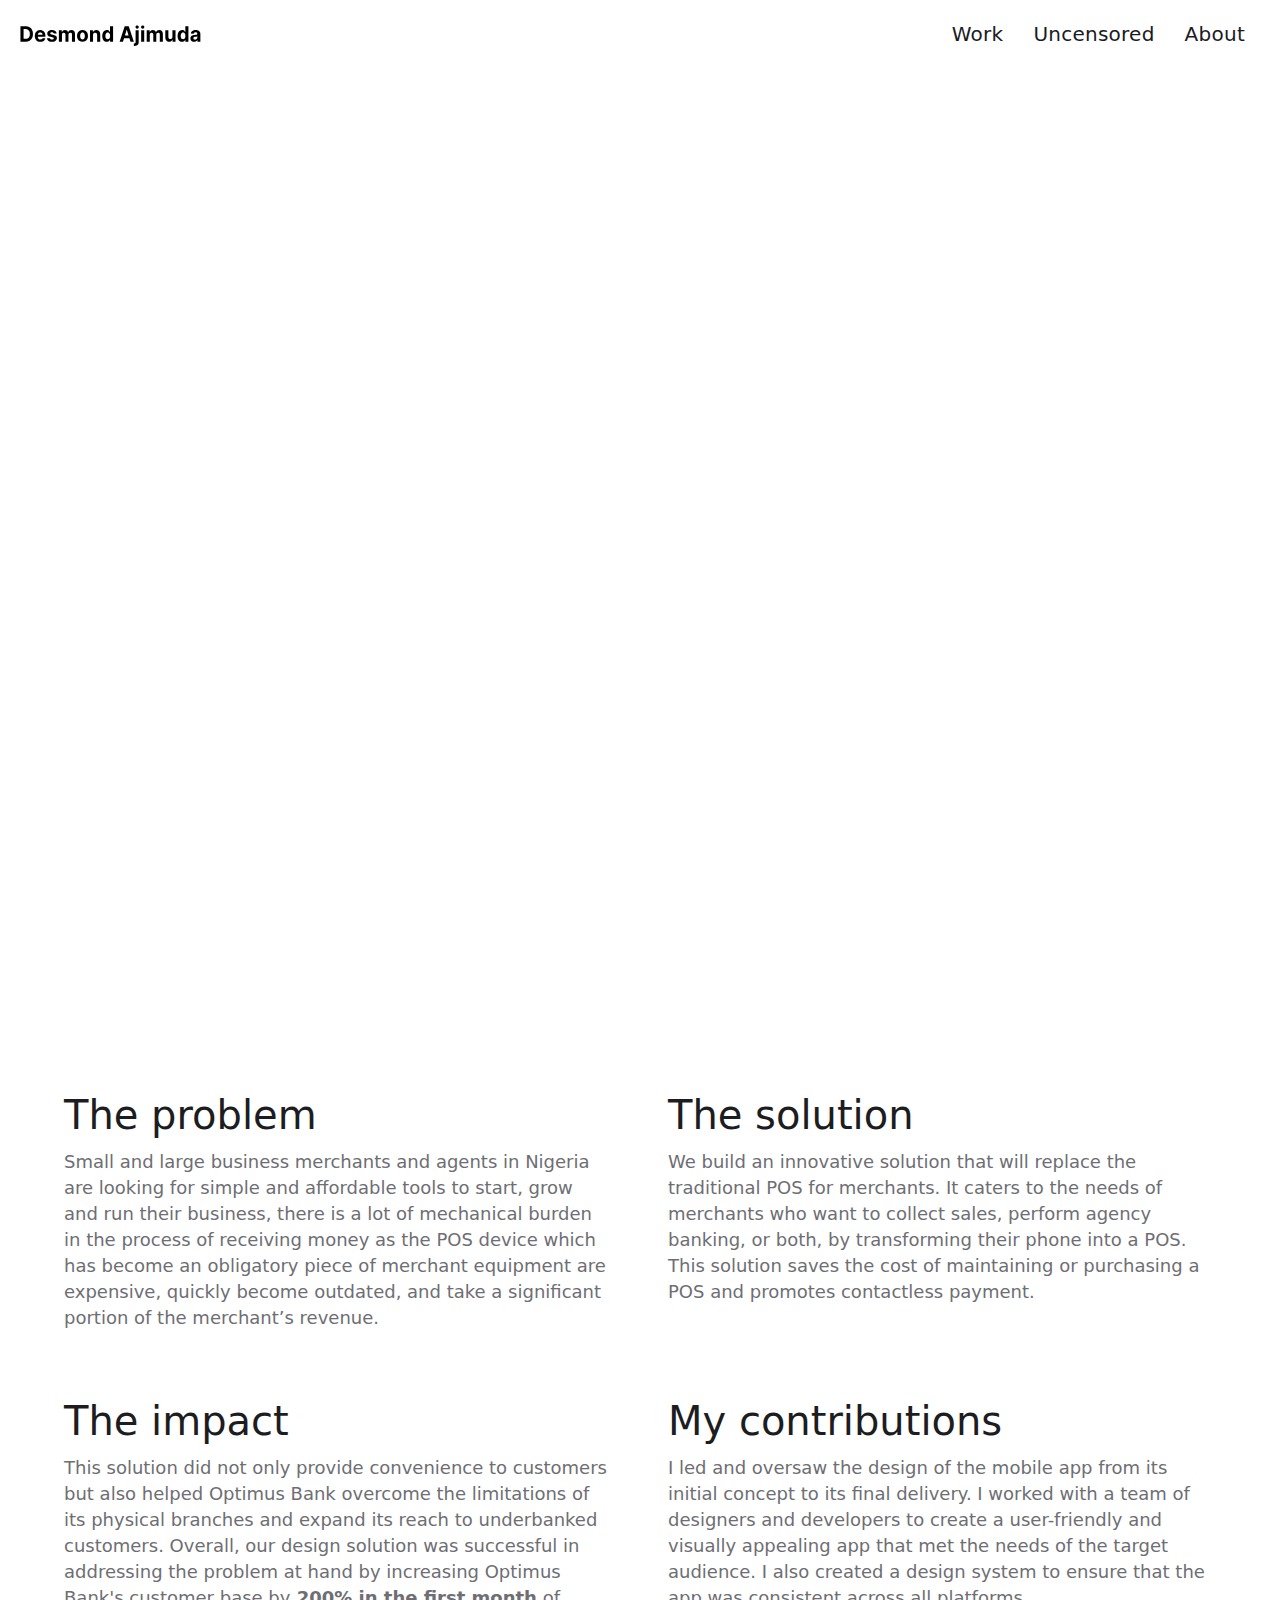
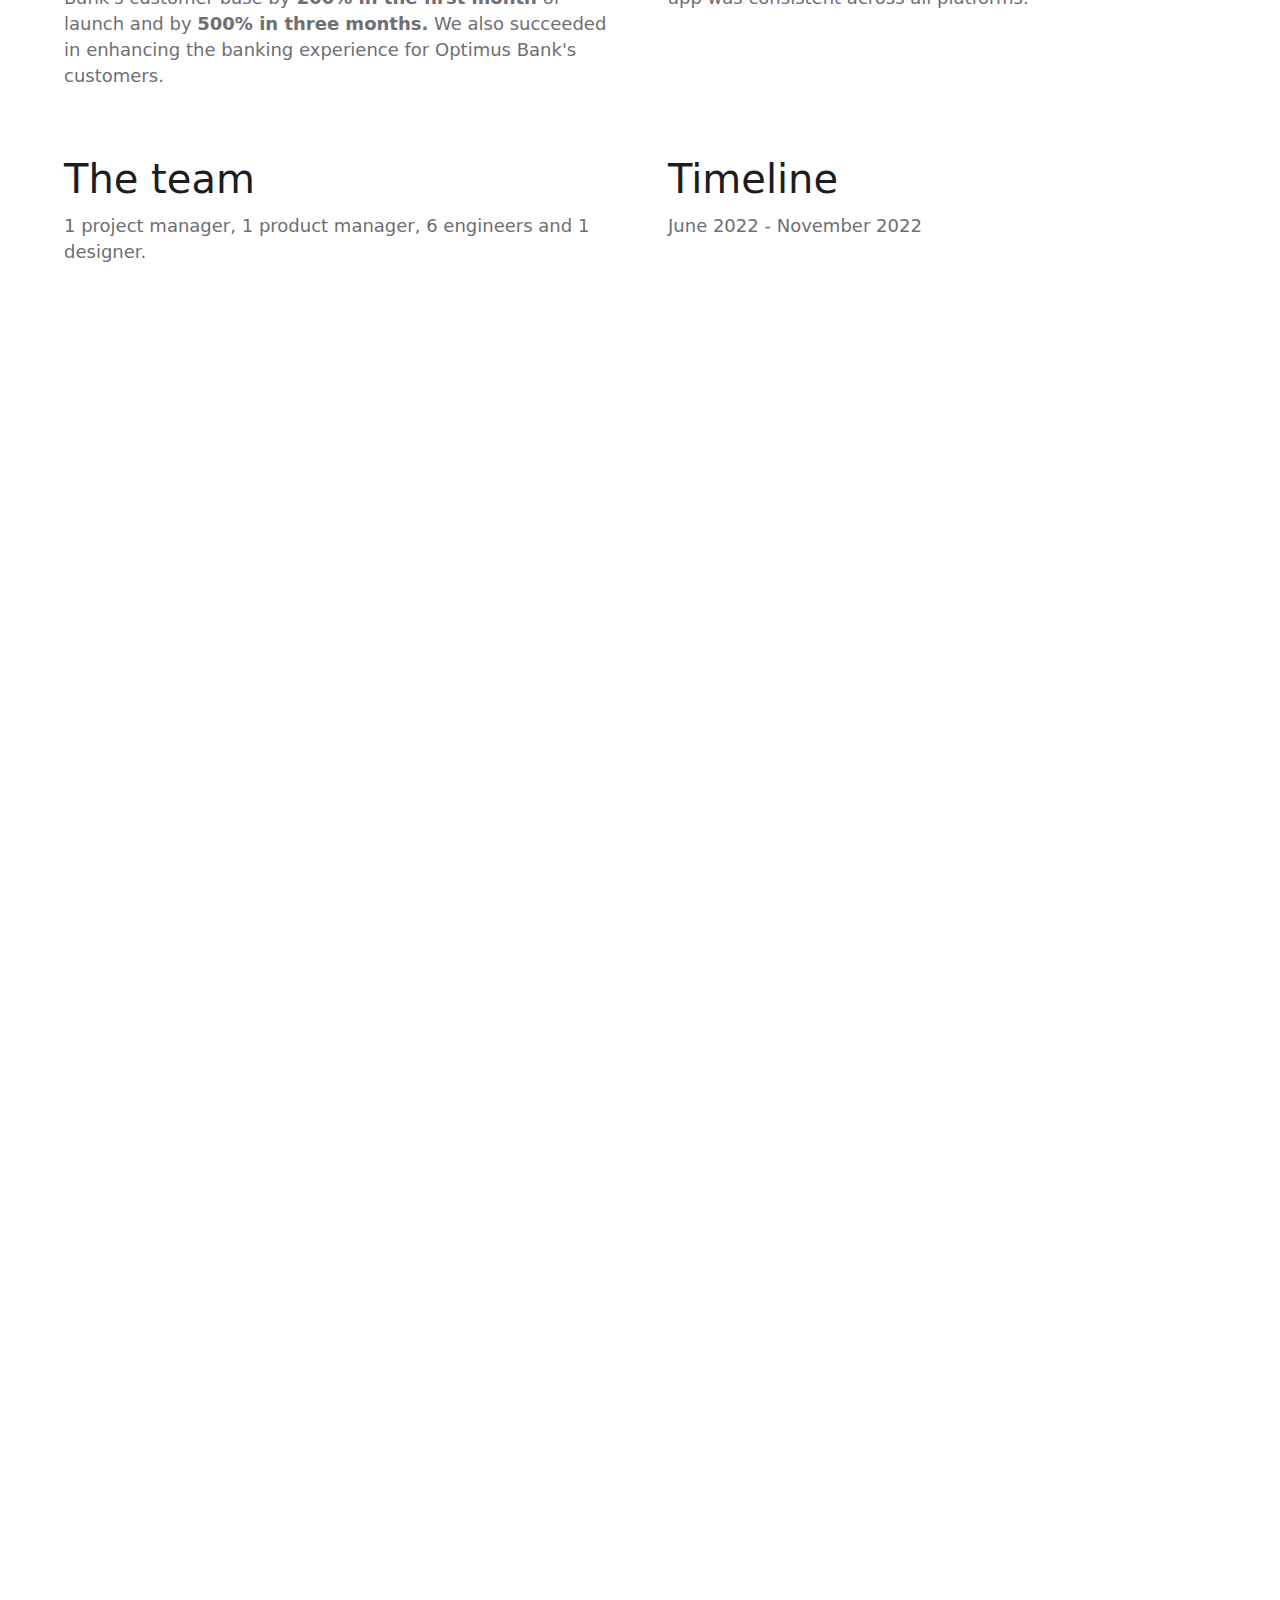
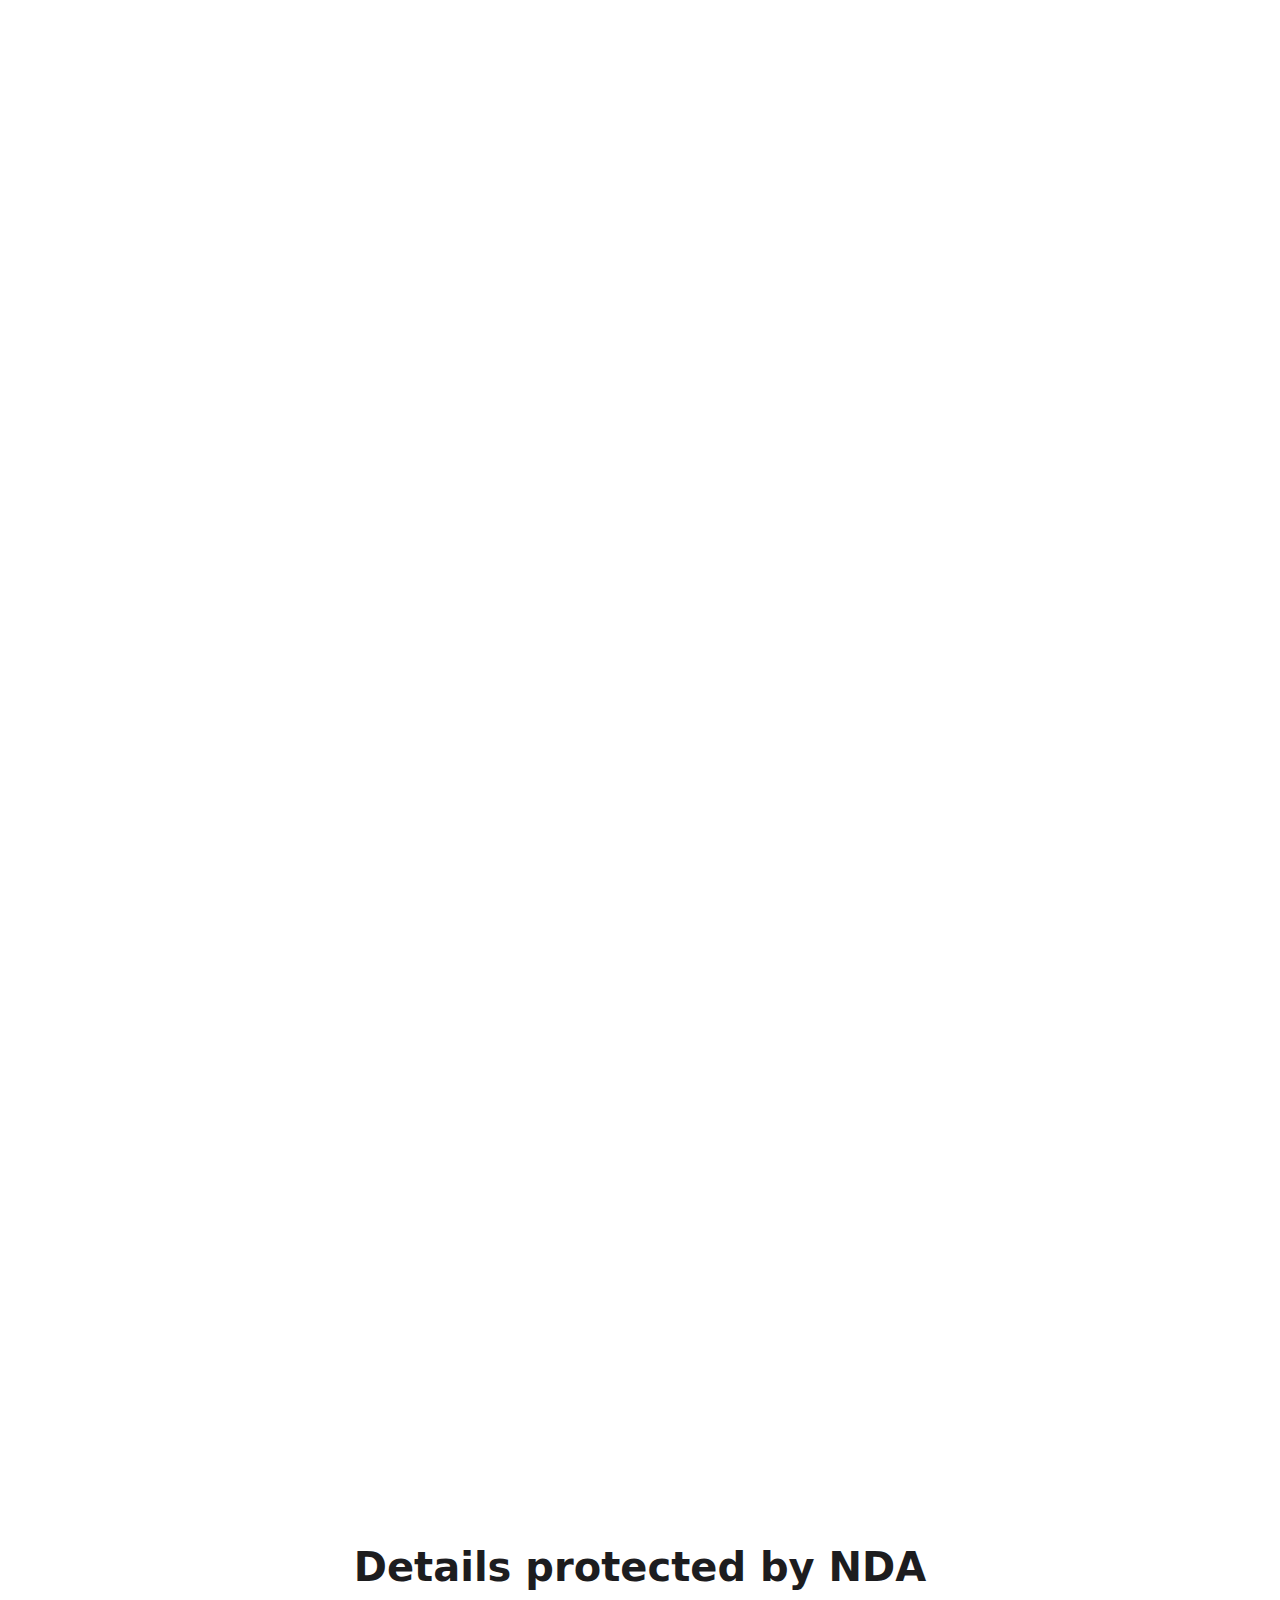
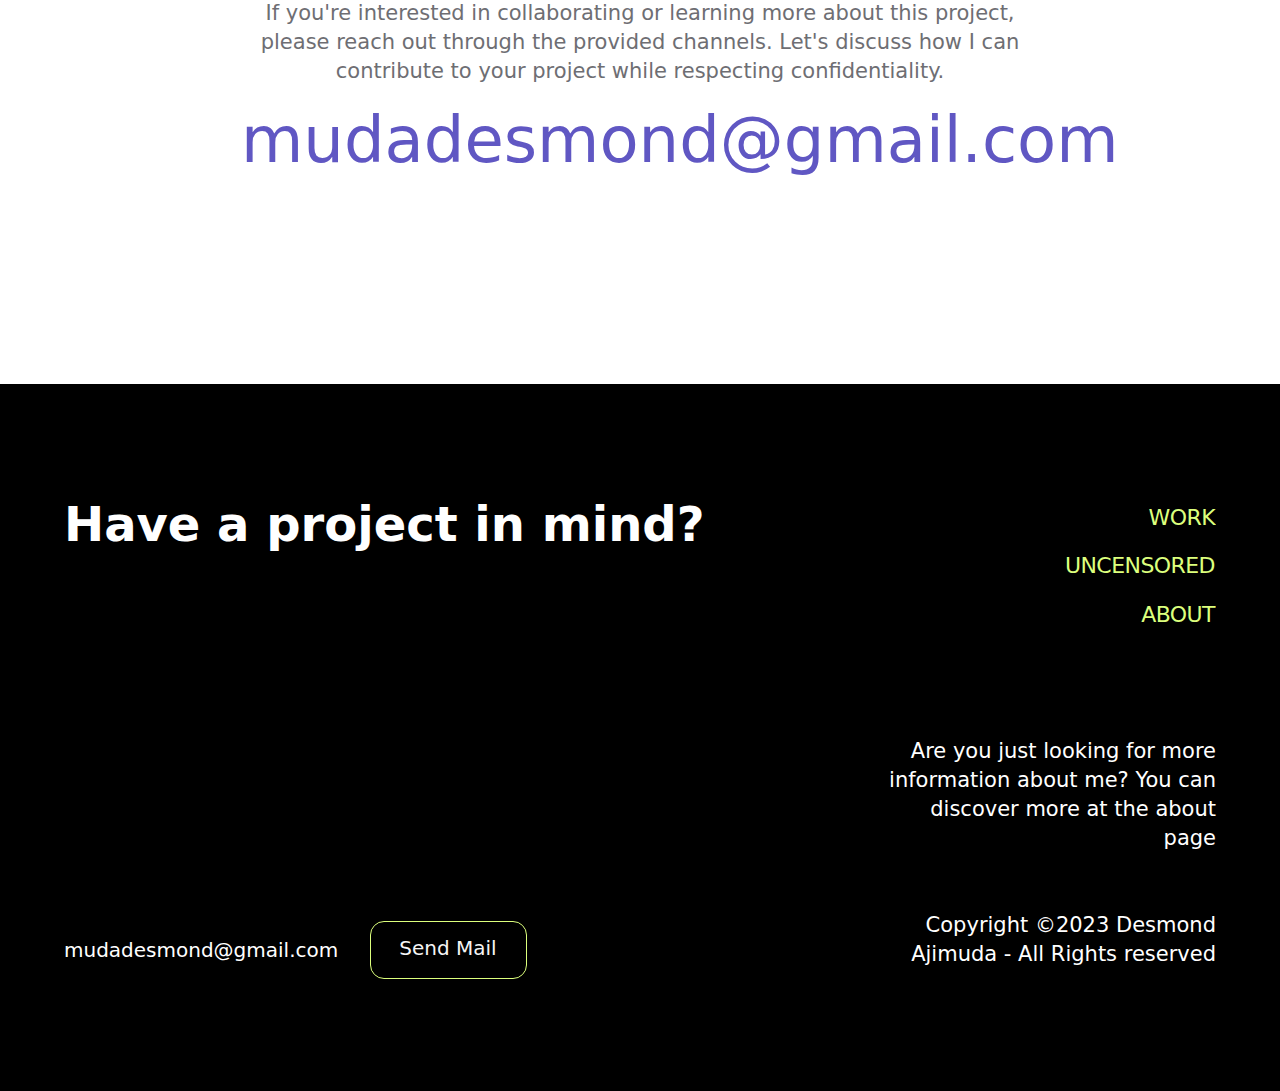
<file: work/rapid-by-clane.html>
<!DOCTYPE html><!--  This site was created in Webflow. https://www.webflow.com  -->
<!--  Last Published: Mon Jan 29 2024 08:45:05 GMT+0000 (Coordinated Universal Time)  -->
<html data-wf-page="6490c9fe67e6c0d884bdbb34" data-wf-site="6428231dbde7a71ac483e4af">
<head>
  <meta charset="utf-8">
  <title>Rapid by Clane</title>
  <meta content="Rapid by Clane" property="og:title">
  <meta content="Rapid by Clane" property="twitter:title">
  <meta content="width=device-width, initial-scale=1" name="viewport">
  <meta content="Webflow" name="generator">
  <link href="../css/normalize.css" rel="stylesheet" type="text/css">
  <link href="../css/webflow.css" rel="stylesheet" type="text/css">
  <link href="../css/desmondajimuda.webflow.css" rel="stylesheet" type="text/css">
  <style>@media (min-width:992px) {html.w-mod-js:not(.w-mod-ix) [data-w-id="5a498516-db79-f272-f9e8-14648bd1f412"] {-webkit-transform:translate3d(0, 1rem, 0) scale3d(1, 1, 1) rotateX(0) rotateY(0) rotateZ(0) skew(0, 0);-moz-transform:translate3d(0, 1rem, 0) scale3d(1, 1, 1) rotateX(0) rotateY(0) rotateZ(0) skew(0, 0);-ms-transform:translate3d(0, 1rem, 0) scale3d(1, 1, 1) rotateX(0) rotateY(0) rotateZ(0) skew(0, 0);transform:translate3d(0, 1rem, 0) scale3d(1, 1, 1) rotateX(0) rotateY(0) rotateZ(0) skew(0, 0);opacity:0;}html.w-mod-js:not(.w-mod-ix) [data-w-id="5a498516-db79-f272-f9e8-14648bd1f42f"] {-webkit-transform:translate3d(0, 1rem, 0) scale3d(1, 1, 1) rotateX(0) rotateY(0) rotateZ(0) skew(0, 0);-moz-transform:translate3d(0, 1rem, 0) scale3d(1, 1, 1) rotateX(0) rotateY(0) rotateZ(0) skew(0, 0);-ms-transform:translate3d(0, 1rem, 0) scale3d(1, 1, 1) rotateX(0) rotateY(0) rotateZ(0) skew(0, 0);transform:translate3d(0, 1rem, 0) scale3d(1, 1, 1) rotateX(0) rotateY(0) rotateZ(0) skew(0, 0);opacity:0;}html.w-mod-js:not(.w-mod-ix) [data-w-id="5a498516-db79-f272-f9e8-14648bd1f400"] {-webkit-transform:translate3d(0, 1rem, 0) scale3d(1, 1, 1) rotateX(0) rotateY(0) rotateZ(0) skew(0, 0);-moz-transform:translate3d(0, 1rem, 0) scale3d(1, 1, 1) rotateX(0) rotateY(0) rotateZ(0) skew(0, 0);-ms-transform:translate3d(0, 1rem, 0) scale3d(1, 1, 1) rotateX(0) rotateY(0) rotateZ(0) skew(0, 0);transform:translate3d(0, 1rem, 0) scale3d(1, 1, 1) rotateX(0) rotateY(0) rotateZ(0) skew(0, 0);opacity:0;}html.w-mod-js:not(.w-mod-ix) [data-w-id="5a498516-db79-f272-f9e8-14648bd1f417"] {-webkit-transform:translate3d(0, 1rem, 0) scale3d(1, 1, 1) rotateX(0) rotateY(0) rotateZ(0) skew(0, 0);-moz-transform:translate3d(0, 1rem, 0) scale3d(1, 1, 1) rotateX(0) rotateY(0) rotateZ(0) skew(0, 0);-ms-transform:translate3d(0, 1rem, 0) scale3d(1, 1, 1) rotateX(0) rotateY(0) rotateZ(0) skew(0, 0);transform:translate3d(0, 1rem, 0) scale3d(1, 1, 1) rotateX(0) rotateY(0) rotateZ(0) skew(0, 0);opacity:0;}html.w-mod-js:not(.w-mod-ix) [data-w-id="5a498516-db79-f272-f9e8-14648bd1f458"] {-webkit-transform:translate3d(0, 1rem, 0) scale3d(1, 1, 1) rotateX(0) rotateY(0) rotateZ(0) skew(0, 0);-moz-transform:translate3d(0, 1rem, 0) scale3d(1, 1, 1) rotateX(0) rotateY(0) rotateZ(0) skew(0, 0);-ms-transform:translate3d(0, 1rem, 0) scale3d(1, 1, 1) rotateX(0) rotateY(0) rotateZ(0) skew(0, 0);transform:translate3d(0, 1rem, 0) scale3d(1, 1, 1) rotateX(0) rotateY(0) rotateZ(0) skew(0, 0);opacity:0;}html.w-mod-js:not(.w-mod-ix) [data-w-id="5a498516-db79-f272-f9e8-14648bd1f3a8"] {-webkit-transform:translate3d(0, 1rem, 0) scale3d(1, 1, 1) rotateX(0) rotateY(0) rotateZ(0) skew(0, 0);-moz-transform:translate3d(0, 1rem, 0) scale3d(1, 1, 1) rotateX(0) rotateY(0) rotateZ(0) skew(0, 0);-ms-transform:translate3d(0, 1rem, 0) scale3d(1, 1, 1) rotateX(0) rotateY(0) rotateZ(0) skew(0, 0);transform:translate3d(0, 1rem, 0) scale3d(1, 1, 1) rotateX(0) rotateY(0) rotateZ(0) skew(0, 0);opacity:0;}html.w-mod-js:not(.w-mod-ix) [data-w-id="5a498516-db79-f272-f9e8-14648bd1f446"] {-webkit-transform:translate3d(0, 1rem, 0) scale3d(1, 1, 1) rotateX(0) rotateY(0) rotateZ(0) skew(0, 0);-moz-transform:translate3d(0, 1rem, 0) scale3d(1, 1, 1) rotateX(0) rotateY(0) rotateZ(0) skew(0, 0);-ms-transform:translate3d(0, 1rem, 0) scale3d(1, 1, 1) rotateX(0) rotateY(0) rotateZ(0) skew(0, 0);transform:translate3d(0, 1rem, 0) scale3d(1, 1, 1) rotateX(0) rotateY(0) rotateZ(0) skew(0, 0);opacity:0;}html.w-mod-js:not(.w-mod-ix) [data-w-id="5a498516-db79-f272-f9e8-14648bd1f452"] {-webkit-transform:translate3d(0, 1rem, 0) scale3d(1, 1, 1) rotateX(0) rotateY(0) rotateZ(0) skew(0, 0);-moz-transform:translate3d(0, 1rem, 0) scale3d(1, 1, 1) rotateX(0) rotateY(0) rotateZ(0) skew(0, 0);-ms-transform:translate3d(0, 1rem, 0) scale3d(1, 1, 1) rotateX(0) rotateY(0) rotateZ(0) skew(0, 0);transform:translate3d(0, 1rem, 0) scale3d(1, 1, 1) rotateX(0) rotateY(0) rotateZ(0) skew(0, 0);opacity:0;}html.w-mod-js:not(.w-mod-ix) [data-w-id="5a498516-db79-f272-f9e8-14648bd1f3a4"] {-webkit-transform:translate3d(0, 1rem, 0) scale3d(1, 1, 1) rotateX(0) rotateY(0) rotateZ(0) skew(0, 0);-moz-transform:translate3d(0, 1rem, 0) scale3d(1, 1, 1) rotateX(0) rotateY(0) rotateZ(0) skew(0, 0);-ms-transform:translate3d(0, 1rem, 0) scale3d(1, 1, 1) rotateX(0) rotateY(0) rotateZ(0) skew(0, 0);transform:translate3d(0, 1rem, 0) scale3d(1, 1, 1) rotateX(0) rotateY(0) rotateZ(0) skew(0, 0);opacity:0;}html.w-mod-js:not(.w-mod-ix) [data-w-id="5a498516-db79-f272-f9e8-14648bd1f434"] {-webkit-transform:translate3d(0, 1rem, 0) scale3d(1, 1, 1) rotateX(0) rotateY(0) rotateZ(0) skew(0, 0);-moz-transform:translate3d(0, 1rem, 0) scale3d(1, 1, 1) rotateX(0) rotateY(0) rotateZ(0) skew(0, 0);-ms-transform:translate3d(0, 1rem, 0) scale3d(1, 1, 1) rotateX(0) rotateY(0) rotateZ(0) skew(0, 0);transform:translate3d(0, 1rem, 0) scale3d(1, 1, 1) rotateX(0) rotateY(0) rotateZ(0) skew(0, 0);opacity:0;}html.w-mod-js:not(.w-mod-ix) [data-w-id="5a498516-db79-f272-f9e8-14648bd1f44c"] {-webkit-transform:translate3d(0, 1rem, 0) scale3d(1, 1, 1) rotateX(0) rotateY(0) rotateZ(0) skew(0, 0);-moz-transform:translate3d(0, 1rem, 0) scale3d(1, 1, 1) rotateX(0) rotateY(0) rotateZ(0) skew(0, 0);-ms-transform:translate3d(0, 1rem, 0) scale3d(1, 1, 1) rotateX(0) rotateY(0) rotateZ(0) skew(0, 0);transform:translate3d(0, 1rem, 0) scale3d(1, 1, 1) rotateX(0) rotateY(0) rotateZ(0) skew(0, 0);opacity:0;}}@media (max-width:991px) and (min-width:768px) {html.w-mod-js:not(.w-mod-ix) [data-w-id="5a498516-db79-f272-f9e8-14648bd1f412"] {-webkit-transform:translate3d(0, 1rem, 0) scale3d(1, 1, 1) rotateX(0) rotateY(0) rotateZ(0) skew(0, 0);-moz-transform:translate3d(0, 1rem, 0) scale3d(1, 1, 1) rotateX(0) rotateY(0) rotateZ(0) skew(0, 0);-ms-transform:translate3d(0, 1rem, 0) scale3d(1, 1, 1) rotateX(0) rotateY(0) rotateZ(0) skew(0, 0);transform:translate3d(0, 1rem, 0) scale3d(1, 1, 1) rotateX(0) rotateY(0) rotateZ(0) skew(0, 0);opacity:0;}html.w-mod-js:not(.w-mod-ix) [data-w-id="5a498516-db79-f272-f9e8-14648bd1f42f"] {-webkit-transform:translate3d(0, 1rem, 0) scale3d(1, 1, 1) rotateX(0) rotateY(0) rotateZ(0) skew(0, 0);-moz-transform:translate3d(0, 1rem, 0) scale3d(1, 1, 1) rotateX(0) rotateY(0) rotateZ(0) skew(0, 0);-ms-transform:translate3d(0, 1rem, 0) scale3d(1, 1, 1) rotateX(0) rotateY(0) rotateZ(0) skew(0, 0);transform:translate3d(0, 1rem, 0) scale3d(1, 1, 1) rotateX(0) rotateY(0) rotateZ(0) skew(0, 0);opacity:0;}html.w-mod-js:not(.w-mod-ix) [data-w-id="5a498516-db79-f272-f9e8-14648bd1f400"] {-webkit-transform:translate3d(0, 1rem, 0) scale3d(1, 1, 1) rotateX(0) rotateY(0) rotateZ(0) skew(0, 0);-moz-transform:translate3d(0, 1rem, 0) scale3d(1, 1, 1) rotateX(0) rotateY(0) rotateZ(0) skew(0, 0);-ms-transform:translate3d(0, 1rem, 0) scale3d(1, 1, 1) rotateX(0) rotateY(0) rotateZ(0) skew(0, 0);transform:translate3d(0, 1rem, 0) scale3d(1, 1, 1) rotateX(0) rotateY(0) rotateZ(0) skew(0, 0);opacity:0;}html.w-mod-js:not(.w-mod-ix) [data-w-id="5a498516-db79-f272-f9e8-14648bd1f417"] {-webkit-transform:translate3d(0, 1rem, 0) scale3d(1, 1, 1) rotateX(0) rotateY(0) rotateZ(0) skew(0, 0);-moz-transform:translate3d(0, 1rem, 0) scale3d(1, 1, 1) rotateX(0) rotateY(0) rotateZ(0) skew(0, 0);-ms-transform:translate3d(0, 1rem, 0) scale3d(1, 1, 1) rotateX(0) rotateY(0) rotateZ(0) skew(0, 0);transform:translate3d(0, 1rem, 0) scale3d(1, 1, 1) rotateX(0) rotateY(0) rotateZ(0) skew(0, 0);opacity:0;}html.w-mod-js:not(.w-mod-ix) [data-w-id="5a498516-db79-f272-f9e8-14648bd1f458"] {-webkit-transform:translate3d(0, 1rem, 0) scale3d(1, 1, 1) rotateX(0) rotateY(0) rotateZ(0) skew(0, 0);-moz-transform:translate3d(0, 1rem, 0) scale3d(1, 1, 1) rotateX(0) rotateY(0) rotateZ(0) skew(0, 0);-ms-transform:translate3d(0, 1rem, 0) scale3d(1, 1, 1) rotateX(0) rotateY(0) rotateZ(0) skew(0, 0);transform:translate3d(0, 1rem, 0) scale3d(1, 1, 1) rotateX(0) rotateY(0) rotateZ(0) skew(0, 0);opacity:0;}html.w-mod-js:not(.w-mod-ix) [data-w-id="5a498516-db79-f272-f9e8-14648bd1f3a8"] {-webkit-transform:translate3d(0, 1rem, 0) scale3d(1, 1, 1) rotateX(0) rotateY(0) rotateZ(0) skew(0, 0);-moz-transform:translate3d(0, 1rem, 0) scale3d(1, 1, 1) rotateX(0) rotateY(0) rotateZ(0) skew(0, 0);-ms-transform:translate3d(0, 1rem, 0) scale3d(1, 1, 1) rotateX(0) rotateY(0) rotateZ(0) skew(0, 0);transform:translate3d(0, 1rem, 0) scale3d(1, 1, 1) rotateX(0) rotateY(0) rotateZ(0) skew(0, 0);opacity:0;}html.w-mod-js:not(.w-mod-ix) [data-w-id="5a498516-db79-f272-f9e8-14648bd1f446"] {-webkit-transform:translate3d(0, 1rem, 0) scale3d(1, 1, 1) rotateX(0) rotateY(0) rotateZ(0) skew(0, 0);-moz-transform:translate3d(0, 1rem, 0) scale3d(1, 1, 1) rotateX(0) rotateY(0) rotateZ(0) skew(0, 0);-ms-transform:translate3d(0, 1rem, 0) scale3d(1, 1, 1) rotateX(0) rotateY(0) rotateZ(0) skew(0, 0);transform:translate3d(0, 1rem, 0) scale3d(1, 1, 1) rotateX(0) rotateY(0) rotateZ(0) skew(0, 0);opacity:0;}html.w-mod-js:not(.w-mod-ix) [data-w-id="5a498516-db79-f272-f9e8-14648bd1f452"] {-webkit-transform:translate3d(0, 1rem, 0) scale3d(1, 1, 1) rotateX(0) rotateY(0) rotateZ(0) skew(0, 0);-moz-transform:translate3d(0, 1rem, 0) scale3d(1, 1, 1) rotateX(0) rotateY(0) rotateZ(0) skew(0, 0);-ms-transform:translate3d(0, 1rem, 0) scale3d(1, 1, 1) rotateX(0) rotateY(0) rotateZ(0) skew(0, 0);transform:translate3d(0, 1rem, 0) scale3d(1, 1, 1) rotateX(0) rotateY(0) rotateZ(0) skew(0, 0);opacity:0;}html.w-mod-js:not(.w-mod-ix) [data-w-id="5a498516-db79-f272-f9e8-14648bd1f3a4"] {-webkit-transform:translate3d(0, 1rem, 0) scale3d(1, 1, 1) rotateX(0) rotateY(0) rotateZ(0) skew(0, 0);-moz-transform:translate3d(0, 1rem, 0) scale3d(1, 1, 1) rotateX(0) rotateY(0) rotateZ(0) skew(0, 0);-ms-transform:translate3d(0, 1rem, 0) scale3d(1, 1, 1) rotateX(0) rotateY(0) rotateZ(0) skew(0, 0);transform:translate3d(0, 1rem, 0) scale3d(1, 1, 1) rotateX(0) rotateY(0) rotateZ(0) skew(0, 0);opacity:0;}html.w-mod-js:not(.w-mod-ix) [data-w-id="5a498516-db79-f272-f9e8-14648bd1f434"] {-webkit-transform:translate3d(0, 1rem, 0) scale3d(1, 1, 1) rotateX(0) rotateY(0) rotateZ(0) skew(0, 0);-moz-transform:translate3d(0, 1rem, 0) scale3d(1, 1, 1) rotateX(0) rotateY(0) rotateZ(0) skew(0, 0);-ms-transform:translate3d(0, 1rem, 0) scale3d(1, 1, 1) rotateX(0) rotateY(0) rotateZ(0) skew(0, 0);transform:translate3d(0, 1rem, 0) scale3d(1, 1, 1) rotateX(0) rotateY(0) rotateZ(0) skew(0, 0);opacity:0;}html.w-mod-js:not(.w-mod-ix) [data-w-id="5a498516-db79-f272-f9e8-14648bd1f44c"] {-webkit-transform:translate3d(0, 1rem, 0) scale3d(1, 1, 1) rotateX(0) rotateY(0) rotateZ(0) skew(0, 0);-moz-transform:translate3d(0, 1rem, 0) scale3d(1, 1, 1) rotateX(0) rotateY(0) rotateZ(0) skew(0, 0);-ms-transform:translate3d(0, 1rem, 0) scale3d(1, 1, 1) rotateX(0) rotateY(0) rotateZ(0) skew(0, 0);transform:translate3d(0, 1rem, 0) scale3d(1, 1, 1) rotateX(0) rotateY(0) rotateZ(0) skew(0, 0);opacity:0;}}</style>
  <script type="text/javascript">!function(o,c){var n=c.documentElement,t=" w-mod-";n.className+=t+"js",("ontouchstart"in o||o.DocumentTouch&&c instanceof DocumentTouch)&&(n.className+=t+"touch")}(window,document);</script>
  <link href="../images/favicon.svg" rel="shortcut icon" type="image/x-icon">
  <link href="../images/webclip.svg" rel="apple-touch-icon">
  <script async="" src="https://www.googletagmanager.com/gtag/js?id=G-3XF66MM2H3"></script>
  <script type="text/javascript">window.dataLayer = window.dataLayer || [];function gtag(){dataLayer.push(arguments);}gtag('js', new Date());gtag('set', 'developer_id.dZGVlNj', true);gtag('config', 'G-3XF66MM2H3');</script>
  <style>
.content01_img{
  pointer-events: none;}
  </style>
</head>
<body class="project">
  <div class="navbar-logo-left">
    <div data-animation="default" data-collapse="small" data-duration="400" data-easing="ease" data-easing2="ease" role="banner" class="navbar-logo-left-container shadow-three w-nav">
      <div class="container-4">
        <div class="navbar-wrapper">
          <a href="../index.html" class="navbar-brand w-nav-brand"><img src="../images/24px.svg" loading="lazy" width="181" alt=""></a>
          <nav role="navigation" class="nav-menu-wrapper w-nav-menu">
            <ul role="list" class="nav-menu-two w-list-unstyled">
              <li>
                <a href="../index.html" class="nav-link-3">Work</a>
              </li>
              <li>
                <a href="../uncensored-design-case-studies.html" class="nav-link-3">Uncensored</a>
              </li>
              <li>
                <a href="../about-desmond-ajimuda.html" class="nav-link-3">About</a>
              </li>
            </ul>
          </nav>
          <div class="menu-button w-nav-button">
            <div class="icon-2 w-icon-nav-menu"></div>
          </div>
        </div>
      </div>
    </div>
  </div>
  <div class="page-wrapper">
    <div class="global-styles w-embed">
      <style>
/* Focus state style for keyboard navigation for the focusable elements */
*[tabindex]:focus-visible,
  input[type="file"]:focus-visible {
   outline: 0.125rem solid #4d65ff;
   outline-offset: 0.125rem;
}
/* Get rid of top margin on first element in any rich text element */
.w-richtext > :not(div):first-child, .w-richtext > div:first-child > :first-child {
  margin-top: 0 !important;
}
/* Get rid of bottom margin on last element in any rich text element */
.w-richtext>:last-child, .w-richtext ol li:last-child, .w-richtext ul li:last-child {
	margin-bottom: 0 !important;
}
/* Prevent all click and hover interaction with an element */
.pointer-events-off {
	pointer-events: none;
}
/* Enables all click and hover interaction with an element */
.pointer-events-on {
  pointer-events: auto;
}
/* Create a class of .div-square which maintains a 1:1 dimension of a div */
.div-square::after {
	content: "";
	display: block;
	padding-bottom: 100%;
}
/* Make sure containers never lose their center alignment */
.container-medium,.container-small, .container-large {
	margin-right: auto !important;
  margin-left: auto !important;
}
/* 
Make the following elements inherit typography styles from the parent and not have hardcoded values. 
Important: You will not be able to style for example "All Links" in Designer with this CSS applied.
Uncomment this CSS to use it in the project. Leave this message for future hand-off.
*/
/*
a,
.w-input,
.w-select,
.w-tab-link,
.w-nav-link,
.w-dropdown-btn,
.w-dropdown-toggle,
.w-dropdown-link {
  color: inherit;
  text-decoration: inherit;
  font-size: inherit;
}
*/
/* Apply "..." after 3 lines of text */
.text-style-3lines {
	display: -webkit-box;
	overflow: hidden;
	-webkit-line-clamp: 3;
	-webkit-box-orient: vertical;
}
/* Apply "..." after 2 lines of text */
.text-style-2lines {
	display: -webkit-box;
	overflow: hidden;
	-webkit-line-clamp: 2;
	-webkit-box-orient: vertical;
}
/* Adds inline flex display */
.display-inlineflex {
  display: inline-flex;
}
/* These classes are never overwritten */
.hide {
  display: none !important;
}
@media screen and (max-width: 991px) {
    .hide, .hide-tablet {
        display: none !important;
    }
}
  @media screen and (max-width: 767px) {
    .hide-mobile-landscape{
      display: none !important;
    }
}
  @media screen and (max-width: 479px) {
    .hide-mobile{
      display: none !important;
    }
}
.margin-0 {
  margin: 0rem !important;
}
.padding-0 {
  padding: 0rem !important;
}
.spacing-clean {
padding: 0rem !important;
margin: 0rem !important;
}
.margin-top {
  margin-right: 0rem !important;
  margin-bottom: 0rem !important;
  margin-left: 0rem !important;
}
.padding-top {
  padding-right: 0rem !important;
  padding-bottom: 0rem !important;
  padding-left: 0rem !important;
}
.margin-right {
  margin-top: 0rem !important;
  margin-bottom: 0rem !important;
  margin-left: 0rem !important;
}
.padding-right {
  padding-top: 0rem !important;
  padding-bottom: 0rem !important;
  padding-left: 0rem !important;
}
.margin-bottom {
  margin-top: 0rem !important;
  margin-right: 0rem !important;
  margin-left: 0rem !important;
}
.padding-bottom {
  padding-top: 0rem !important;
  padding-right: 0rem !important;
  padding-left: 0rem !important;
}
.margin-left {
  margin-top: 0rem !important;
  margin-right: 0rem !important;
  margin-bottom: 0rem !important;
}
.padding-left {
  padding-top: 0rem !important;
  padding-right: 0rem !important;
  padding-bottom: 0rem !important;
}
.margin-horizontal {
  margin-top: 0rem !important;
  margin-bottom: 0rem !important;
}
.padding-horizontal {
  padding-top: 0rem !important;
  padding-bottom: 0rem !important;
}
.margin-vertical {
  margin-right: 0rem !important;
  margin-left: 0rem !important;
}
.padding-vertical {
  padding-right: 0rem !important;
  padding-left: 0rem !important;
}
/* Apply "..." at 100% width */
.truncate-width { 
		width: 100%; 
    white-space: nowrap; 
    overflow: hidden; 
    text-overflow: ellipsis; 
}
/* Removes native scrollbar */
.no-scrollbar {
    -ms-overflow-style: none;
    overflow: -moz-scrollbars-none; 
}
.no-scrollbar::-webkit-scrollbar {
    display: none;
}
/* Link color inherits from parent font color  */
a {
	color: inherit;
}
</style>
    </div>
    <div class="transition">
      <div class="padding-global">
        <div class="container-large">
          <div class="padding-section-large">
            <div class="footer_layout">
              <div id="w-node-_5a498516-db79-f272-f9e8-14648bd1f229-84bdbb34" class="footer_left">
                <div id="w-node-_5a498516-db79-f272-f9e8-14648bd1f22a-84bdbb34" class="footer_main-text-wrapper is-desktop">
                  <h1 id="w-node-_5a498516-db79-f272-f9e8-14648bd1f22b-84bdbb34" class="_1 footer_h1">Have a project in mind?</h1>
                </div>
                <div class="button-group is-footer">
                  <div fs-copyclip-element="copy-this" class="text-size-large text-color-graytrue300">info@matteofabbiani.com</div>
                  <a href="#" fs-copyclip-element="click" class="button-2 is-icon is-glow w-inline-block">
                    <div class="clip">
                      <div class="button-text">
                        <div class="text-color-graytrue100">Copy</div>
                      </div>
                      <div class="button-text is-bottom">
                        <div class="text-color-graytrue100">Copy</div>
                      </div>
                    </div>
                    <div class="clip">
                      <div class="button-icon"><img src="https://uploads-ssl.webflow.com/648fad72259a699a36be0b25/648fad75259a699a36be0da8_ungroup.svg" loading="lazy" alt="" class="icon-1x1-xxsmall"></div>
                      <div class="button-icon is-bottom"><img src="https://uploads-ssl.webflow.com/648fad72259a699a36be0b25/648fad75259a699a36be0da8_ungroup.svg" loading="lazy" alt="" class="icon-1x1-xxsmall"></div>
                    </div>
                  </a>
                </div>
              </div>
              <div id="w-node-_5a498516-db79-f272-f9e8-14648bd1f23d-84bdbb34" class="footer_right">
                <div class="footer_navigation-wrapper">
                  <a href="#" id="w-node-_5a498516-db79-f272-f9e8-14648bd1f23f-84bdbb34" class="footer_navlink _1 w-inline-block">
                    <div class="clip">
                      <div class="button-text">
                        <div>Home</div>
                      </div>
                      <div class="button-text is-bottom">
                        <div>Home</div>
                      </div>
                    </div>
                  </a>
                  <a href="#" id="w-node-_5a498516-db79-f272-f9e8-14648bd1f247-84bdbb34" class="footer_navlink _2 w-inline-block">
                    <div class="clip">
                      <div class="button-text">
                        <div>about</div>
                      </div>
                      <div class="button-text is-bottom">
                        <div>about</div>
                      </div>
                    </div>
                  </a>
                  <a href="#" id="w-node-_5a498516-db79-f272-f9e8-14648bd1f24f-84bdbb34" class="footer_navlink _3 w-inline-block">
                    <div class="clip">
                      <div class="button-text">
                        <div>work</div>
                      </div>
                      <div class="button-text is-bottom">
                        <div>work</div>
                      </div>
                    </div>
                  </a>
                  <a href="#" id="w-node-_5a498516-db79-f272-f9e8-14648bd1f257-84bdbb34" class="footer_navlink _4 w-inline-block">
                    <div class="clip">
                      <div class="button-text">
                        <div>resources</div>
                      </div>
                      <div class="button-text is-bottom">
                        <div>Resources</div>
                      </div>
                    </div>
                  </a>
                  <a href="#" id="w-node-_5a498516-db79-f272-f9e8-14648bd1f25f-84bdbb34" class="footer_navlink _5 w-inline-block">
                    <div class="clip">
                      <div class="button-text">
                        <div>contact</div>
                      </div>
                      <div class="button-text is-bottom">
                        <div>Contact</div>
                      </div>
                    </div>
                  </a>
                </div>
                <div>
                  <p class="text-color-graytrue400">Are you just looking for more information about me? You can discover more at the about page</p>
                </div>
                <div id="w-node-_5a498516-db79-f272-f9e8-14648bd1f26a-84bdbb34">
                  <p class="text-color-graytrue400 text-size-tiny">Copyright ©2023 Matteo Fabbiani - All Rights reserved •<br>VAT 02916640358 • <a href="#">Privacy policy</a>
                  </p>
                </div>
              </div>
            </div>
          </div>
        </div>
      </div>
      <div class="container-large">
        <div class="padding-section-large">
          <div class="footer_layout">
            <div id="w-node-_5a498516-db79-f272-f9e8-14648bd1f274-84bdbb34" class="footer_left">
              <div id="w-node-_5a498516-db79-f272-f9e8-14648bd1f275-84bdbb34" class="footer_main-text-wrapper is-desktop">
                <h1 id="w-node-_5a498516-db79-f272-f9e8-14648bd1f276-84bdbb34" class="_1 footer_h1">Have a project in mind?</h1>
              </div>
              <div class="button-group is-footer">
                <div fs-copyclip-element="copy-this" class="text-size-large text-color-graytrue300">info@matteofabbiani.com</div>
                <a href="#" fs-copyclip-element="click" class="button-2 is-icon is-glow w-inline-block">
                  <div class="clip">
                    <div class="button-text">
                      <div class="text-color-graytrue100">Copy</div>
                    </div>
                    <div class="button-text is-bottom">
                      <div class="text-color-graytrue100">Copy</div>
                    </div>
                  </div>
                  <div class="clip">
                    <div class="button-icon"><img src="https://uploads-ssl.webflow.com/648fad72259a699a36be0b25/648fad75259a699a36be0da8_ungroup.svg" loading="lazy" alt="" class="icon-1x1-xxsmall"></div>
                    <div class="button-icon is-bottom"><img src="https://uploads-ssl.webflow.com/648fad72259a699a36be0b25/648fad75259a699a36be0da8_ungroup.svg" loading="lazy" alt="" class="icon-1x1-xxsmall"></div>
                  </div>
                </a>
              </div>
            </div>
            <div id="w-node-_5a498516-db79-f272-f9e8-14648bd1f288-84bdbb34" class="footer_right">
              <div class="footer_navigation-wrapper">
                <a href="#" id="w-node-_5a498516-db79-f272-f9e8-14648bd1f28a-84bdbb34" class="footer_navlink _1 w-inline-block">
                  <div class="clip">
                    <div class="button-text">
                      <div>Home</div>
                    </div>
                    <div class="button-text is-bottom">
                      <div>Home</div>
                    </div>
                  </div>
                </a>
                <a href="#" id="w-node-_5a498516-db79-f272-f9e8-14648bd1f292-84bdbb34" class="footer_navlink _2 w-inline-block">
                  <div class="clip">
                    <div class="button-text">
                      <div>about</div>
                    </div>
                    <div class="button-text is-bottom">
                      <div>about</div>
                    </div>
                  </div>
                </a>
                <a href="#" id="w-node-_5a498516-db79-f272-f9e8-14648bd1f29a-84bdbb34" class="footer_navlink _3 w-inline-block">
                  <div class="clip">
                    <div class="button-text">
                      <div>work</div>
                    </div>
                    <div class="button-text is-bottom">
                      <div>work</div>
                    </div>
                  </div>
                </a>
                <a href="#" id="w-node-_5a498516-db79-f272-f9e8-14648bd1f2a2-84bdbb34" class="footer_navlink _4 w-inline-block">
                  <div class="clip">
                    <div class="button-text">
                      <div>resources</div>
                    </div>
                    <div class="button-text is-bottom">
                      <div>Resources</div>
                    </div>
                  </div>
                </a>
                <a href="#" id="w-node-_5a498516-db79-f272-f9e8-14648bd1f2aa-84bdbb34" class="footer_navlink _5 w-inline-block">
                  <div class="clip">
                    <div class="button-text">
                      <div>contact</div>
                    </div>
                    <div class="button-text is-bottom">
                      <div>Contact</div>
                    </div>
                  </div>
                </a>
              </div>
              <div>
                <p class="text-color-graytrue400">Are you just looking for more information about me? You can discover more at the about page</p>
              </div>
              <div id="w-node-_5a498516-db79-f272-f9e8-14648bd1f2b5-84bdbb34">
                <p class="text-color-graytrue400 text-size-tiny">Copyright ©2023 Matteo Fabbiani - All Rights reserved •<br>VAT 02916640358 • <a href="#">Privacy policy</a>
                </p>
              </div>
            </div>
          </div>
        </div>
      </div>
      <div class="padding-section-large">
        <div class="footer_layout">
          <div id="w-node-_5a498516-db79-f272-f9e8-14648bd1f2be-84bdbb34" class="footer_left">
            <div id="w-node-_5a498516-db79-f272-f9e8-14648bd1f2bf-84bdbb34" class="footer_main-text-wrapper is-desktop">
              <h1 id="w-node-_5a498516-db79-f272-f9e8-14648bd1f2c0-84bdbb34" class="_1 footer_h1">Have a project in mind?</h1>
            </div>
            <div class="button-group is-footer">
              <div fs-copyclip-element="copy-this" class="text-size-large text-color-graytrue300">info@matteofabbiani.com</div>
              <a href="#" fs-copyclip-element="click" class="button-2 is-icon is-glow w-inline-block">
                <div class="clip">
                  <div class="button-text">
                    <div class="text-color-graytrue100">Copy</div>
                  </div>
                  <div class="button-text is-bottom">
                    <div class="text-color-graytrue100">Copy</div>
                  </div>
                </div>
                <div class="clip">
                  <div class="button-icon"><img src="https://uploads-ssl.webflow.com/648fad72259a699a36be0b25/648fad75259a699a36be0da8_ungroup.svg" loading="lazy" alt="" class="icon-1x1-xxsmall"></div>
                  <div class="button-icon is-bottom"><img src="https://uploads-ssl.webflow.com/648fad72259a699a36be0b25/648fad75259a699a36be0da8_ungroup.svg" loading="lazy" alt="" class="icon-1x1-xxsmall"></div>
                </div>
              </a>
            </div>
          </div>
          <div id="w-node-_5a498516-db79-f272-f9e8-14648bd1f2d2-84bdbb34" class="footer_right">
            <div class="footer_navigation-wrapper">
              <a href="#" id="w-node-_5a498516-db79-f272-f9e8-14648bd1f2d4-84bdbb34" class="footer_navlink _1 w-inline-block">
                <div class="clip">
                  <div class="button-text">
                    <div>Home</div>
                  </div>
                  <div class="button-text is-bottom">
                    <div>Home</div>
                  </div>
                </div>
              </a>
              <a href="#" id="w-node-_5a498516-db79-f272-f9e8-14648bd1f2dc-84bdbb34" class="footer_navlink _2 w-inline-block">
                <div class="clip">
                  <div class="button-text">
                    <div>about</div>
                  </div>
                  <div class="button-text is-bottom">
                    <div>about</div>
                  </div>
                </div>
              </a>
              <a href="#" id="w-node-_5a498516-db79-f272-f9e8-14648bd1f2e4-84bdbb34" class="footer_navlink _3 w-inline-block">
                <div class="clip">
                  <div class="button-text">
                    <div>work</div>
                  </div>
                  <div class="button-text is-bottom">
                    <div>work</div>
                  </div>
                </div>
              </a>
              <a href="#" id="w-node-_5a498516-db79-f272-f9e8-14648bd1f2ec-84bdbb34" class="footer_navlink _4 w-inline-block">
                <div class="clip">
                  <div class="button-text">
                    <div>resources</div>
                  </div>
                  <div class="button-text is-bottom">
                    <div>Resources</div>
                  </div>
                </div>
              </a>
              <a href="#" id="w-node-_5a498516-db79-f272-f9e8-14648bd1f2f4-84bdbb34" class="footer_navlink _5 w-inline-block">
                <div class="clip">
                  <div class="button-text">
                    <div>contact</div>
                  </div>
                  <div class="button-text is-bottom">
                    <div>Contact</div>
                  </div>
                </div>
              </a>
            </div>
            <div>
              <p class="text-color-graytrue400">Are you just looking for more information about me? You can discover more at the about page</p>
            </div>
            <div id="w-node-_5a498516-db79-f272-f9e8-14648bd1f2ff-84bdbb34">
              <p class="text-color-graytrue400 text-size-tiny">Copyright ©2023 Matteo Fabbiani - All Rights reserved •<br>VAT 02916640358 • <a href="#">Privacy policy</a>
              </p>
            </div>
          </div>
        </div>
      </div>
    </div>
    <div id="Navbar" data-animation="default" data-collapse="none" data-duration="400" data-easing="ease" data-easing2="ease" role="banner" class="navbar-4 w-nav">
      <div class="container-large"></div>
    </div>
    <main class="main-wrapper background-color-black">
      <div class="cs-hero">
        <div class="padding-global">
          <div class="container-large">
            <div class="padding-section-large">
              <div class="cs-hero_wrapper">
                <div data-w-id="5a498516-db79-f272-f9e8-14648bd1f3a4" class="cs-hero_visual-outer-wrapper">
                  <div class="cs-hero_image-wrapper"><img src="../images/Rapid-BG_1.png" loading="lazy" sizes="(max-width: 1919px) 90vw, 1280px" srcset="../images/Rapid-BG_1-p-500.png 500w, ../images/Rapid-BG_1-p-800.png 800w, ../images/Rapid-BG_1-p-1080.png 1080w, ../images/Rapid-BG_1-p-1600.png 1600w, ../images/Rapid-BG_1-p-2000.png 2000w, ../images/Rapid-BG_1-p-2600.png 2600w, ../images/Rapid-BG_1.png 2880w" alt="" class="cs-hero_image"></div>
                </div>
                <div class="cs-hero_component">
                  <div data-w-id="5a498516-db79-f272-f9e8-14648bd1f3a8" class="cs-hero_top">
                    <div class="cs-hero_top-wrapper">
                      <div class="margin-bottom margin-small">
                        <h1 class="cs-hero_h1">The Revolutionary POS Solution for Merchants</h1>
                      </div>
                    </div>
                  </div>
                  <div class="cs-hero_bottom">
                    <div>
                      <div class="margin-bottom margin-xxsmall">
                        <h3 js-line-animation="" class="heading-style-h3">The problem</h3>
                      </div>
                      <p js-line-animation="" class="cs-text text-color-graytrue500">Small and large business merchants and agents in Nigeria are looking for simple and affordable tools to start, grow and run their business, there is a lot of mechanical burden in the process of receiving money as the POS device which has become an obligatory piece of merchant equipment are expensive, quickly become outdated, and take a significant portion of the merchant’s revenue.</p>
                    </div>
                    <div>
                      <div class="margin-bottom margin-xxsmall">
                        <h3 js-line-animation="" class="heading-style-h3">The solution</h3>
                      </div>
                      <p js-line-animation="" class="cs-text text-color-graytrue500">We build an innovative solution that will replace the traditional POS for merchants. It caters to the needs of merchants who want to collect sales, perform agency banking, or both, by transforming their phone into a POS. This solution saves the cost of maintaining or purchasing a POS and promotes contactless payment.</p>
                    </div>
                    <div>
                      <div class="margin-bottom margin-xxsmall">
                        <h3 js-line-animation="" class="heading-style-h3">The impact</h3>
                      </div>
                      <p js-line-animation="" class="cs-text text-color-graytrue500">This solution did not only provide convenience to customers but also helped Optimus Bank overcome the limitations of its physical branches and expand its reach to underbanked customers. Overall, our design solution was successful in addressing the problem at hand by increasing Optimus Bank&#x27;s customer base by<span class="text-span-6"> 200% in the first month</span> of launch and by <span class="text-span-7">500% in three months.</span> We also succeeded in enhancing the banking experience for Optimus Bank&#x27;s customers.</p>
                    </div>
                    <div>
                      <div class="margin-bottom margin-xxsmall">
                        <h3 js-line-animation="" class="heading-style-h3">My contributions</h3>
                      </div>
                      <p js-line-animation="" class="cs-text text-color-graytrue500">I led and oversaw the design of the mobile app from its initial concept to its final delivery. I worked with a team of designers and developers to create a user-friendly and visually appealing app that met the needs of the target audience. I also created a design system to ensure that the app was consistent across all platforms.</p>
                    </div>
                    <div>
                      <div class="margin-bottom margin-xxsmall">
                        <h3 js-line-animation="" class="heading-style-h3">The team</h3>
                      </div>
                      <p js-line-animation="" class="cs-text text-color-graytrue500">1 project manager, 1 product manager, 6 engineers and 1 designer.<br></p>
                    </div>
                    <div>
                      <div class="margin-bottom margin-xxsmall">
                        <h3 js-line-animation="" class="heading-style-h3">Timeline</h3>
                      </div>
                      <p js-line-animation="" class="cs-text text-color-graytrue500">June 2022 - November 2022</p>
                    </div>
                  </div>
                </div>
              </div>
            </div>
          </div>
        </div>
      </div>
      <section class="cs-std-chapter hidden">
        <div class="padding-global">
          <div class="container-medium">
            <div class="padding-section-xxlarge">
              <div class="cs-std-chapter_component">
                <div id="w-node-_5a498516-db79-f272-f9e8-14648bd1f3f1-84bdbb34" class="cs-std-chapter_top">
                  <h3 js-line-animation="" class="cs-std-chapter_h2 text-color-yellow500">01</h3>
                </div>
                <div class="w-layout-grid cs-std-chapter_bottom">
                  <div class="cs-std-text_content-left">
                    <h2 js-line-animation="">Research</h2>
                  </div>
                  <div class="cs-std-text_content-right">
                    <p js-line-animation="" class="cs-text text-color-graytrue500">As the designer for Techbnb&#x27;s website redesign, I conducted extensive research and worked closely with stakeholders and developers to create a beautiful and functional design that provided a seamless user experience. I used wireframes and prototypes, incorporating user feedback to create a website that was both accessible and optimized for search engines. The end result exceeded expectations and supported Techbnb&#x27;s mission of creating a sense of belonging around the world.</p>
                  </div>
                </div>
              </div>
            </div>
          </div>
        </div>
      </section>
      <section class="cs-img hidden">
        <div class="padding-global">
          <div class="container-large">
            <div data-w-id="5a498516-db79-f272-f9e8-14648bd1f400" class="cs-img_wrapper"><img src="../images/4.jpg" loading="lazy" sizes="100vw" srcset="../images/4-p-500.jpg 500w, ../images/4-p-800.jpg 800w, ../images/4-p-1080.jpg 1080w, ../images/4-p-1600.jpg 1600w, ../images/4.jpg 2179w" alt="" class="cs-img_img"></div>
            <div class="padding-bottom"></div>
          </div>
        </div>
      </section>
      <section class="cs-img hidden">
        <div class="padding-global">
          <div class="container-large">
            <div class="padding-bottom padding-large">
              <div data-w-id="5a498516-db79-f272-f9e8-14648bd1f412" class="cs-img_wrapper"><img src="../images/2_12.webp" loading="lazy" sizes="100vw" srcset="../images/2_1-p-500.jpg 500w, ../images/2_1-p-800.jpg 800w, ../images/2_1-p-1080.jpg 1080w, ../images/2_1-p-1600.jpg 1600w, ../images/2_1-p-2000.jpg 2000w, ../images/2_12.webp 2113w" alt="" class="cs-img_img"></div>
            </div>
          </div>
        </div>
      </section>
      <section class="cs-img hidden">
        <div class="padding-global">
          <div class="container-large">
            <div data-w-id="5a498516-db79-f272-f9e8-14648bd1f417" class="cs-img_wrapper"><img src="../images/4.jpg" loading="lazy" sizes="100vw" srcset="../images/4-p-500.jpg 500w, ../images/4-p-800.jpg 800w, ../images/4-p-1080.jpg 1080w, ../images/4-p-1600.jpg 1600w, ../images/4.jpg 2179w" alt="" class="cs-img_img"></div>
            <div class="padding-bottom"></div>
          </div>
        </div>
      </section>
      <section class="cs-std-chapter">
        <div class="padding-global hidden">
          <div class="container-medium">
            <div class="padding-section-xxlarge">
              <div class="cs-std-chapter_component">
                <div id="w-node-_5a498516-db79-f272-f9e8-14648bd1f41f-84bdbb34" class="cs-std-chapter_top">
                  <h3 js-line-animation="" class="cs-std-chapter_h2 text-color-yellow500">02</h3>
                </div>
                <div class="w-layout-grid cs-std-chapter_bottom">
                  <div class="cs-std-text_content-left">
                    <h2 js-line-animation="">Initial design</h2>
                  </div>
                  <div class="cs-std-text_content-right">
                    <p js-line-animation="" class="cs-text text-color-graytrue500">During the Webflow development phase of the Techbnb project, I used the approved design to build the site&#x27;s structure, add custom animations and interactions, and implement key features like search functionality and payment processing. I prioritized responsiveness and performance, and kept the Techbnb team in the loop with regular updates and feedback incorporation. By the end of this phase, the site was ready for testing and launch, and I was excited to see the project come to fruition.</p>
                  </div>
                </div>
              </div>
            </div>
          </div>
        </div>
      </section>
      <section class="cs-img hidden">
        <div class="padding-global">
          <div class="container-large">
            <div class="padding-bottom padding-large">
              <div data-w-id="5a498516-db79-f272-f9e8-14648bd1f42f" class="cs-img_wrapper"><img src="../images/1_11.webp" loading="lazy" sizes="100vw" srcset="../images/1_1-p-500.jpg 500w, ../images/1_1-p-800.jpg 800w, ../images/1_1-p-1080.jpg 1080w, ../images/1_1-p-1600.jpg 1600w, ../images/1_1-p-2000.jpg 2000w, ../images/1_11.webp 2179w" alt="" class="cs-img_img"></div>
            </div>
          </div>
        </div>
      </section>
      <section class="cs-img hidden">
        <div class="padding-global">
          <div class="container-large">
            <div data-w-id="5a498516-db79-f272-f9e8-14648bd1f434" class="cs-img_wrapper"><img src="../images/4.jpg" loading="lazy" sizes="100vw" srcset="../images/4-p-500.jpg 500w, ../images/4-p-800.jpg 800w, ../images/4-p-1080.jpg 1080w, ../images/4-p-1600.jpg 1600w, ../images/4.jpg 2179w" alt="" class="cs-img_img"></div>
            <div class="padding-bottom"></div>
          </div>
        </div>
      </section>
      <section class="cs-std">
        <div class="padding-global hidden">
          <div class="container-medium">
            <div class="padding-section-xxlarge">
              <div class="w-layout-grid cs-std-text_component">
                <div class="cs-std-text_content-left">
                  <h2 js-line-animation="">THE RESULTS</h2>
                </div>
                <div class="cs-std-text_content-right">
                  <p js-line-animation="" class="cs-text text-color-graytrue500">The Techbnb website redesign was a success, resulting in increased engagement and bookings. Our custom search and payment processing improved user experience, and the responsive design ensured optimal performance. The updated design reflected Techbnb&#x27;s brand, creating a cohesive look across platforms. A thoughtful design process led to a successful product that met the client&#x27;s goals and exceeded expectations.</p>
                </div>
              </div>
            </div>
          </div>
        </div>
      </section>
      <section class="cs-img">
        <div class="padding-global">
          <div class="container-large">
            <div class="padding-bottom padding-large">
              <div data-w-id="5a498516-db79-f272-f9e8-14648bd1f446" class="cs-img_wrapper"><img src="../images/1.png" loading="lazy" sizes="(max-width: 1919px) 90vw, 1280px" srcset="../images/1-p-500.png 500w, ../images/1-p-800.png 800w, ../images/1-p-1080.png 1080w, ../images/1-p-1600.png 1600w, ../images/1-p-2000.png 2000w, ../images/1-p-2600.png 2600w, ../images/1-p-3200.png 3200w, ../images/1.png 3840w" alt="" class="cs-img_img"></div>
            </div>
          </div>
        </div>
      </section>
      <section class="cs-img">
        <div class="padding-global">
          <div class="container-large">
            <div class="padding-bottom padding-large">
              <div data-w-id="5a498516-db79-f272-f9e8-14648bd1f44c" class="cs-img_wrapper"><img src="../images/2-min.png" loading="lazy" sizes="(max-width: 1919px) 90vw, 1280px" srcset="../images/2-min-p-500.png 500w, ../images/2-min-p-800.png 800w, ../images/2-min-p-1080.png 1080w, ../images/2-min-p-1600.png 1600w, ../images/2-min-p-2000.png 2000w, ../images/2-min-p-2600.png 2600w, ../images/2-min.png 3840w" alt="" class="cs-img_img"></div>
            </div>
          </div>
        </div>
      </section>
      <section class="cs-img">
        <div class="padding-global">
          <div class="container-large">
            <div class="padding-bottom padding-large">
              <div data-w-id="5a498516-db79-f272-f9e8-14648bd1f452" class="cs-img_wrapper"><img src="../images/3-min.png" loading="lazy" sizes="(max-width: 1919px) 90vw, 1280px" srcset="../images/3-min-p-500.png 500w, ../images/3-min-p-800.png 800w, ../images/3-min-p-1080.png 1080w, ../images/3-min-p-1600.png 1600w, ../images/3-min-p-2000.png 2000w, ../images/3-min-p-2600.png 2600w, ../images/3-min-p-3200.png 3200w, ../images/3-min.png 3840w" alt="" class="cs-img_img"></div>
            </div>
          </div>
        </div>
      </section>
      <section class="cs-img">
        <div class="padding-global">
          <div class="container-large">
            <div class="padding-bottom padding-large">
              <div data-w-id="5a498516-db79-f272-f9e8-14648bd1f458" class="cs-img_wrapper"><img src="../images/5-min.png" loading="lazy" sizes="(max-width: 1919px) 90vw, 1280px" srcset="../images/5-min-p-500.png 500w, ../images/5-min-p-800.png 800w, ../images/5-min-p-1080.png 1080w, ../images/5-min-p-1600.png 1600w, ../images/5-min-p-2000.png 2000w, ../images/5-min-p-2600.png 2600w, ../images/5-min-p-3200.png 3200w, ../images/5-min.png 3840w" alt="" class="cs-img_img"></div>
            </div>
          </div>
        </div>
      </section>
      <section class="cs-img">
        <div class="padding-global">
          <div class="container-large">
            <div class="padding-bottom"></div>
          </div>
        </div>
      </section>
      <section class="cs-img">
        <div class="padding-global">
          <div class="container-large">
            <div class="padding-bottom"></div>
          </div>
        </div>
      </section>
    </main>
    <div class="cta--section">
      <div class="container-5">
        <div class="email-section-3">
          <h3>Details protected by NDA</h3>
          <p>If you&#x27;re interested in collaborating or learning more about this project, please reach out through the provided channels. Let&#x27;s discuss how I can contribute to your project while respecting confidentiality.</p>
          <a href="mailto:mudadesmond@gmail.com?subject=You&#x27;ve%20got%20mail!" class="email-link">mudadesmond@gmail.com</a>
        </div>
      </div>
    </div>
  </div>
  <footer id="Footer" class="footer-2">
    <div class="padding-global">
      <div>
        <div class="padding-section-large">
          <div class="footer_layout">
            <div id="w-node-d04971df-495a-9cfd-f2c5-dcb366a96c3d-66a96c38" class="footer_left">
              <div id="w-node-d04971df-495a-9cfd-f2c5-dcb366a96c3e-66a96c38" class="footer_main-text-wrapper is-desktop">
                <h2 id="w-node-d04971df-495a-9cfd-f2c5-dcb366a96c3f-66a96c38" class="_1 white">Have a project in mind?</h2>
              </div>
              <div class="button-group is-footer">
                <div fs-copyclip-element="copy-this" class="text-size-large text-color-graytrue300">mudadesmond@gmail.com</div>
                <a href="mailto:mudadesmond@gmail.com?subject=Hi%20Desmond" fs-copyclip-element="click" class="button-2 is-icon is-glow w-inline-block">
                  <div class="clip">
                    <div class="button-text">
                      <div class="text-color-graytrue100">Send Mail</div>
                    </div>
                  </div>
                </a>
              </div>
            </div>
            <div id="w-node-d04971df-495a-9cfd-f2c5-dcb366a96c49-66a96c38" class="footer_right">
              <div class="footer_navigation-wrapper">
                <a href="../index.html" id="w-node-d04971df-495a-9cfd-f2c5-dcb366a96c4b-66a96c38" class="footer_navlink _1 w-inline-block">
                  <div class="clip">
                    <div class="button-text">
                      <div>Work</div>
                    </div>
                    <div class="button-text is-bottom">
                      <div>Home</div>
                    </div>
                  </div>
                </a>
                <a href="../uncensored-design-case-studies.html" id="w-node-d04971df-495a-9cfd-f2c5-dcb366a96c53-66a96c38" class="footer_navlink _2 w-inline-block">
                  <div class="clip">
                    <div class="button-text">
                      <div>Uncensored</div>
                    </div>
                    <div class="button-text is-bottom">
                      <div>about</div>
                    </div>
                  </div>
                </a>
                <a href="../about-desmond-ajimuda.html" id="w-node-d04971df-495a-9cfd-f2c5-dcb366a96c5b-66a96c38" class="footer_navlink _3 w-inline-block">
                  <div class="clip">
                    <div class="button-text">
                      <div>About</div>
                    </div>
                    <div class="button-text is-bottom">
                      <div>work</div>
                    </div>
                  </div>
                </a>
                <a href="#" id="w-node-d04971df-495a-9cfd-f2c5-dcb366a96c63-66a96c38" class="footer_navlink _4 w-inline-block">
                  <div class="clip">
                    <div class="button-text"></div>
                    <div class="button-text is-bottom">
                      <div>Resources</div>
                    </div>
                  </div>
                </a>
                <a href="#" id="w-node-d04971df-495a-9cfd-f2c5-dcb366a96c69-66a96c38" class="footer_navlink _5 w-inline-block">
                  <div class="clip">
                    <div class="button-text"></div>
                    <div class="button-text is-bottom">
                      <div>Contact</div>
                    </div>
                  </div>
                </a>
              </div>
              <div>
                <p class="white">Are you just looking for more information about me? You can discover more at the about page</p>
              </div>
              <div id="w-node-d04971df-495a-9cfd-f2c5-dcb366a96c72-66a96c38">
                <p class="white">Copyright ©2023 Desmond Ajimuda - All Rights reserved</p>
              </div>
            </div>
          </div>
        </div>
      </div>
    </div>
  </footer>
  <script src="https://d3e54v103j8qbb.cloudfront.net/js/jquery-3.5.1.min.dc5e7f18c8.js?site=6428231dbde7a71ac483e4af" type="text/javascript" integrity="sha256-9/aliU8dGd2tb6OSsuzixeV4y/faTqgFtohetphbbj0=" crossorigin="anonymous"></script>
  <script src="../js/webflow.js" type="text/javascript"></script>
</body>
</html>
</file>
<file: css/webflow.css>
@font-face {
  font-family: 'webflow-icons';
  src: url("[data-uri]") format('truetype');
  font-weight: normal;
  font-style: normal;
}
[class^="w-icon-"],
[class*=" w-icon-"] {
  /* use !important to prevent issues with browser extensions that change fonts */
  font-family: 'webflow-icons' !important;
  speak: none;
  font-style: normal;
  font-weight: normal;
  font-variant: normal;
  text-transform: none;
  line-height: 1;
  /* Better Font Rendering =========== */
  -webkit-font-smoothing: antialiased;
  -moz-osx-font-smoothing: grayscale;
}
.w-icon-slider-right:before {
  content: "\e600";
}
.w-icon-slider-left:before {
  content: "\e601";
}
.w-icon-nav-menu:before {
  content: "\e602";
}
.w-icon-arrow-down:before,
.w-icon-dropdown-toggle:before {
  content: "\e603";
}
.w-icon-file-upload-remove:before {
  content: "\e900";
}
.w-icon-file-upload-icon:before {
  content: "\e903";
}
* {
  -webkit-box-sizing: border-box;
  -moz-box-sizing: border-box;
  box-sizing: border-box;
}
html {
  height: 100%;
}
body {
  margin: 0;
  min-height: 100%;
  background-color: #fff;
  font-family: Arial, sans-serif;
  font-size: 14px;
  line-height: 20px;
  color: #333;
}
img {
  max-width: 100%;
  vertical-align: middle;
  display: inline-block;
}
html.w-mod-touch * {
  background-attachment: scroll !important;
}
.w-block {
  display: block;
}
.w-inline-block {
  max-width: 100%;
  display: inline-block;
}
.w-clearfix:before,
.w-clearfix:after {
  content: " ";
  display: table;
  grid-column-start: 1;
  grid-row-start: 1;
  grid-column-end: 2;
  grid-row-end: 2;
}
.w-clearfix:after {
  clear: both;
}
.w-hidden {
  display: none;
}
.w-button {
  display: inline-block;
  padding: 9px 15px;
  background-color: #3898EC;
  color: white;
  border: 0;
  line-height: inherit;
  text-decoration: none;
  cursor: pointer;
  border-radius: 0;
}
input.w-button {
  -webkit-appearance: button;
}
html[data-w-dynpage] [data-w-cloak] {
  color: transparent !important;
}
.w-code-block {
  margin: unset;
}
.w-webflow-badge,
.w-webflow-badge * {
  position: static;
  left: auto;
  top: auto;
  right: auto;
  bottom: auto;
  z-index: auto;
  display: block;
  visibility: visible;
  overflow: visible;
  overflow-x: visible;
  overflow-y: visible;
  box-sizing: border-box;
  width: auto;
  height: auto;
  max-height: none;
  max-width: none;
  min-height: 0;
  min-width: 0;
  margin: 0;
  padding: 0;
  float: none;
  clear: none;
  border: 0 none transparent;
  border-radius: 0;
  background: none;
  background-image: none;
  background-position: 0% 0%;
  background-size: auto auto;
  background-repeat: repeat;
  background-origin: padding-box;
  background-clip: border-box;
  background-attachment: scroll;
  background-color: transparent;
  box-shadow: none;
  opacity: 1;
  transform: none;
  transition: none;
  direction: ltr;
  font-family: inherit;
  font-weight: inherit;
  color: inherit;
  font-size: inherit;
  line-height: inherit;
  font-style: inherit;
  font-variant: inherit;
  text-align: inherit;
  letter-spacing: inherit;
  text-decoration: inherit;
  text-indent: 0;
  text-transform: inherit;
  list-style-type: disc;
  text-shadow: none;
  font-smoothing: auto;
  vertical-align: baseline;
  cursor: inherit;
  white-space: inherit;
  word-break: normal;
  word-spacing: normal;
  word-wrap: normal;
}
.w-webflow-badge {
  position: fixed !important;
  display: inline-block !important;
  visibility: visible !important;
  z-index: 2147483647 !important;
  top: auto !important;
  right: 12px !important;
  bottom: 12px !important;
  left: auto !important;
  color: #aaadb0 !important;
  background-color: #fff !important;
  border-radius: 3px !important;
  padding: 6px !important;
  font-size: 12px !important;
  opacity: 1 !important;
  line-height: 14px !important;
  text-decoration: none !important;
  transform: none !important;
  margin: 0 !important;
  width: auto !important;
  height: auto !important;
  overflow: visible !important;
  white-space: nowrap;
  box-shadow: 0 0 0 1px rgba(0, 0, 0, 0.1), 0px 1px 3px rgba(0, 0, 0, 0.1);
  cursor: pointer;
}
.w-webflow-badge > img {
  display: inline-block !important;
  visibility: visible !important;
  opacity: 1 !important;
  vertical-align: middle !important;
}
h1,
h2,
h3,
h4,
h5,
h6 {
  font-weight: bold;
  margin-bottom: 10px;
}
h1 {
  font-size: 38px;
  line-height: 44px;
  margin-top: 20px;
}
h2 {
  font-size: 32px;
  line-height: 36px;
  margin-top: 20px;
}
h3 {
  font-size: 24px;
  line-height: 30px;
  margin-top: 20px;
}
h4 {
  font-size: 18px;
  line-height: 24px;
  margin-top: 10px;
}
h5 {
  font-size: 14px;
  line-height: 20px;
  margin-top: 10px;
}
h6 {
  font-size: 12px;
  line-height: 18px;
  margin-top: 10px;
}
p {
  margin-top: 0;
  margin-bottom: 10px;
}
blockquote {
  margin: 0 0 10px 0;
  padding: 10px 20px;
  border-left: 5px solid #E2E2E2;
  font-size: 18px;
  line-height: 22px;
}
figure {
  margin: 0;
  margin-bottom: 10px;
}
figcaption {
  margin-top: 5px;
  text-align: center;
}
ul,
ol {
  margin-top: 0px;
  margin-bottom: 10px;
  padding-left: 40px;
}
.w-list-unstyled {
  padding-left: 0;
  list-style: none;
}
.w-embed:before,
.w-embed:after {
  content: " ";
  display: table;
  grid-column-start: 1;
  grid-row-start: 1;
  grid-column-end: 2;
  grid-row-end: 2;
}
.w-embed:after {
  clear: both;
}
.w-video {
  width: 100%;
  position: relative;
  padding: 0;
}
.w-video iframe,
.w-video object,
.w-video embed {
  position: absolute;
  top: 0;
  left: 0;
  width: 100%;
  height: 100%;
  border: none;
}
fieldset {
  padding: 0;
  margin: 0;
  border: 0;
}
button,
[type='button'],
[type='reset'] {
  border: 0;
  cursor: pointer;
  -webkit-appearance: button;
}
.w-form {
  margin: 0 0 15px;
}
.w-form-done {
  display: none;
  padding: 20px;
  text-align: center;
  background-color: #dddddd;
}
.w-form-fail {
  display: none;
  margin-top: 10px;
  padding: 10px;
  background-color: #ffdede;
}
label {
  display: block;
  margin-bottom: 5px;
  font-weight: bold;
}
.w-input,
.w-select {
  display: block;
  width: 100%;
  height: 38px;
  padding: 8px 12px;
  margin-bottom: 10px;
  font-size: 14px;
  line-height: 1.42857143;
  color: #333333;
  vertical-align: middle;
  background-color: #ffffff;
  border: 1px solid #cccccc;
}
.w-input:-moz-placeholder,
.w-select:-moz-placeholder {
  color: #999;
}
.w-input::-moz-placeholder,
.w-select::-moz-placeholder {
  color: #999;
  opacity: 1;
}
.w-input::-webkit-input-placeholder,
.w-select::-webkit-input-placeholder {
  color: #999;
}
.w-input:focus,
.w-select:focus {
  border-color: #3898EC;
  outline: 0;
}
.w-input[disabled],
.w-select[disabled],
.w-input[readonly],
.w-select[readonly],
fieldset[disabled] .w-input,
fieldset[disabled] .w-select {
  cursor: not-allowed;
}
.w-input[disabled]:not(.w-input-disabled),
.w-select[disabled]:not(.w-input-disabled),
.w-input[readonly],
.w-select[readonly],
fieldset[disabled]:not(.w-input-disabled) .w-input,
fieldset[disabled]:not(.w-input-disabled) .w-select {
  background-color: #eeeeee;
}
textarea.w-input,
textarea.w-select {
  height: auto;
}
.w-select {
  background-color: #f3f3f3;
}
.w-select[multiple] {
  height: auto;
}
.w-form-label {
  display: inline-block;
  cursor: pointer;
  font-weight: normal;
  margin-bottom: 0px;
}
.w-radio {
  display: block;
  margin-bottom: 5px;
  padding-left: 20px;
}
.w-radio:before,
.w-radio:after {
  content: " ";
  display: table;
  grid-column-start: 1;
  grid-row-start: 1;
  grid-column-end: 2;
  grid-row-end: 2;
}
.w-radio:after {
  clear: both;
}
.w-radio-input {
  margin: 4px 0 0;
  line-height: normal;
  float: left;
  margin-left: -20px;
}
.w-radio-input {
  margin-top: 3px;
}
.w-file-upload {
  display: block;
  margin-bottom: 10px;
}
.w-file-upload-input {
  width: 0.1px;
  height: 0.1px;
  opacity: 0;
  overflow: hidden;
  position: absolute;
  z-index: -100;
}
.w-file-upload-default,
.w-file-upload-uploading,
.w-file-upload-success {
  display: inline-block;
  color: #333333;
}
.w-file-upload-error {
  display: block;
  margin-top: 10px;
}
.w-file-upload-default.w-hidden,
.w-file-upload-uploading.w-hidden,
.w-file-upload-error.w-hidden,
.w-file-upload-success.w-hidden {
  display: none;
}
.w-file-upload-uploading-btn {
  display: flex;
  font-size: 14px;
  font-weight: normal;
  cursor: pointer;
  margin: 0;
  padding: 8px 12px;
  border: 1px solid #cccccc;
  background-color: #fafafa;
}
.w-file-upload-file {
  display: flex;
  flex-grow: 1;
  justify-content: space-between;
  margin: 0;
  padding: 8px 9px 8px 11px;
  border: 1px solid #cccccc;
  background-color: #fafafa;
}
.w-file-upload-file-name {
  font-size: 14px;
  font-weight: normal;
  display: block;
}
.w-file-remove-link {
  margin-top: 3px;
  margin-left: 10px;
  width: auto;
  height: auto;
  padding: 3px;
  display: block;
  cursor: pointer;
}
.w-icon-file-upload-remove {
  margin: auto;
  font-size: 10px;
}
.w-file-upload-error-msg {
  display: inline-block;
  color: #ea384c;
  padding: 2px 0;
}
.w-file-upload-info {
  display: inline-block;
  line-height: 38px;
  padding: 0 12px;
}
.w-file-upload-label {
  display: inline-block;
  font-size: 14px;
  font-weight: normal;
  cursor: pointer;
  margin: 0;
  padding: 8px 12px;
  border: 1px solid #cccccc;
  background-color: #fafafa;
}
.w-icon-file-upload-icon,
.w-icon-file-upload-uploading {
  display: inline-block;
  margin-right: 8px;
  width: 20px;
}
.w-icon-file-upload-uploading {
  height: 20px;
}
.w-container {
  margin-left: auto;
  margin-right: auto;
  max-width: 940px;
}
.w-container:before,
.w-container:after {
  content: " ";
  display: table;
  grid-column-start: 1;
  grid-row-start: 1;
  grid-column-end: 2;
  grid-row-end: 2;
}
.w-container:after {
  clear: both;
}
.w-container .w-row {
  margin-left: -10px;
  margin-right: -10px;
}
.w-row:before,
.w-row:after {
  content: " ";
  display: table;
  grid-column-start: 1;
  grid-row-start: 1;
  grid-column-end: 2;
  grid-row-end: 2;
}
.w-row:after {
  clear: both;
}
.w-row .w-row {
  margin-left: 0;
  margin-right: 0;
}
.w-col {
  position: relative;
  float: left;
  width: 100%;
  min-height: 1px;
  padding-left: 10px;
  padding-right: 10px;
}
.w-col .w-col {
  padding-left: 0;
  padding-right: 0;
}
.w-col-1 {
  width: 8.33333333%;
}
.w-col-2 {
  width: 16.66666667%;
}
.w-col-3 {
  width: 25%;
}
.w-col-4 {
  width: 33.33333333%;
}
.w-col-5 {
  width: 41.66666667%;
}
.w-col-6 {
  width: 50%;
}
.w-col-7 {
  width: 58.33333333%;
}
.w-col-8 {
  width: 66.66666667%;
}
.w-col-9 {
  width: 75%;
}
.w-col-10 {
  width: 83.33333333%;
}
.w-col-11 {
  width: 91.66666667%;
}
.w-col-12 {
  width: 100%;
}
.w-hidden-main {
  display: none !important;
}
@media screen and (max-width: 991px) {
  .w-container {
    max-width: 728px;
  }
  .w-hidden-main {
    display: inherit !important;
  }
  .w-hidden-medium {
    display: none !important;
  }
  .w-col-medium-1 {
    width: 8.33333333%;
  }
  .w-col-medium-2 {
    width: 16.66666667%;
  }
  .w-col-medium-3 {
    width: 25%;
  }
  .w-col-medium-4 {
    width: 33.33333333%;
  }
  .w-col-medium-5 {
    width: 41.66666667%;
  }
  .w-col-medium-6 {
    width: 50%;
  }
  .w-col-medium-7 {
    width: 58.33333333%;
  }
  .w-col-medium-8 {
    width: 66.66666667%;
  }
  .w-col-medium-9 {
    width: 75%;
  }
  .w-col-medium-10 {
    width: 83.33333333%;
  }
  .w-col-medium-11 {
    width: 91.66666667%;
  }
  .w-col-medium-12 {
    width: 100%;
  }
  .w-col-stack {
    width: 100%;
    left: auto;
    right: auto;
  }
}
@media screen and (max-width: 767px) {
  .w-hidden-main {
    display: inherit !important;
  }
  .w-hidden-medium {
    display: inherit !important;
  }
  .w-hidden-small {
    display: none !important;
  }
  .w-row,
  .w-container .w-row {
    margin-left: 0;
    margin-right: 0;
  }
  .w-col {
    width: 100%;
    left: auto;
    right: auto;
  }
  .w-col-small-1 {
    width: 8.33333333%;
  }
  .w-col-small-2 {
    width: 16.66666667%;
  }
  .w-col-small-3 {
    width: 25%;
  }
  .w-col-small-4 {
    width: 33.33333333%;
  }
  .w-col-small-5 {
    width: 41.66666667%;
  }
  .w-col-small-6 {
    width: 50%;
  }
  .w-col-small-7 {
    width: 58.33333333%;
  }
  .w-col-small-8 {
    width: 66.66666667%;
  }
  .w-col-small-9 {
    width: 75%;
  }
  .w-col-small-10 {
    width: 83.33333333%;
  }
  .w-col-small-11 {
    width: 91.66666667%;
  }
  .w-col-small-12 {
    width: 100%;
  }
}
@media screen and (max-width: 479px) {
  .w-container {
    max-width: none;
  }
  .w-hidden-main {
    display: inherit !important;
  }
  .w-hidden-medium {
    display: inherit !important;
  }
  .w-hidden-small {
    display: inherit !important;
  }
  .w-hidden-tiny {
    display: none !important;
  }
  .w-col {
    width: 100%;
  }
  .w-col-tiny-1 {
    width: 8.33333333%;
  }
  .w-col-tiny-2 {
    width: 16.66666667%;
  }
  .w-col-tiny-3 {
    width: 25%;
  }
  .w-col-tiny-4 {
    width: 33.33333333%;
  }
  .w-col-tiny-5 {
    width: 41.66666667%;
  }
  .w-col-tiny-6 {
    width: 50%;
  }
  .w-col-tiny-7 {
    width: 58.33333333%;
  }
  .w-col-tiny-8 {
    width: 66.66666667%;
  }
  .w-col-tiny-9 {
    width: 75%;
  }
  .w-col-tiny-10 {
    width: 83.33333333%;
  }
  .w-col-tiny-11 {
    width: 91.66666667%;
  }
  .w-col-tiny-12 {
    width: 100%;
  }
}
.w-widget {
  position: relative;
}
.w-widget-map {
  width: 100%;
  height: 400px;
}
.w-widget-map label {
  width: auto;
  display: inline;
}
.w-widget-map img {
  max-width: inherit;
}
.w-widget-map .gm-style-iw {
  text-align: center;
}
.w-widget-map .gm-style-iw > button {
  display: none !important;
}
.w-widget-twitter {
  overflow: hidden;
}
.w-widget-twitter-count-shim {
  display: inline-block;
  vertical-align: top;
  position: relative;
  width: 28px;
  height: 20px;
  text-align: center;
  background: white;
  border: #758696 solid 1px;
  border-radius: 3px;
}
.w-widget-twitter-count-shim * {
  pointer-events: none;
  -webkit-user-select: none;
  -moz-user-select: none;
  -ms-user-select: none;
  user-select: none;
}
.w-widget-twitter-count-shim .w-widget-twitter-count-inner {
  position: relative;
  font-size: 15px;
  line-height: 12px;
  text-align: center;
  color: #999;
  font-family: serif;
}
.w-widget-twitter-count-shim .w-widget-twitter-count-clear {
  position: relative;
  display: block;
}
.w-widget-twitter-count-shim.w--large {
  width: 36px;
  height: 28px;
}
.w-widget-twitter-count-shim.w--large .w-widget-twitter-count-inner {
  font-size: 18px;
  line-height: 18px;
}
.w-widget-twitter-count-shim:not(.w--vertical) {
  margin-left: 5px;
  margin-right: 8px;
}
.w-widget-twitter-count-shim:not(.w--vertical).w--large {
  margin-left: 6px;
}
.w-widget-twitter-count-shim:not(.w--vertical):before,
.w-widget-twitter-count-shim:not(.w--vertical):after {
  top: 50%;
  left: 0;
  border: solid transparent;
  content: ' ';
  height: 0;
  width: 0;
  position: absolute;
  pointer-events: none;
}
.w-widget-twitter-count-shim:not(.w--vertical):before {
  border-color: rgba(117, 134, 150, 0);
  border-right-color: #5d6c7b;
  border-width: 4px;
  margin-left: -9px;
  margin-top: -4px;
}
.w-widget-twitter-count-shim:not(.w--vertical).w--large:before {
  border-width: 5px;
  margin-left: -10px;
  margin-top: -5px;
}
.w-widget-twitter-count-shim:not(.w--vertical):after {
  border-color: rgba(255, 255, 255, 0);
  border-right-color: white;
  border-width: 4px;
  margin-left: -8px;
  margin-top: -4px;
}
.w-widget-twitter-count-shim:not(.w--vertical).w--large:after {
  border-width: 5px;
  margin-left: -9px;
  margin-top: -5px;
}
.w-widget-twitter-count-shim.w--vertical {
  width: 61px;
  height: 33px;
  margin-bottom: 8px;
}
.w-widget-twitter-count-shim.w--vertical:before,
.w-widget-twitter-count-shim.w--vertical:after {
  top: 100%;
  left: 50%;
  border: solid transparent;
  content: ' ';
  height: 0;
  width: 0;
  position: absolute;
  pointer-events: none;
}
.w-widget-twitter-count-shim.w--vertical:before {
  border-color: rgba(117, 134, 150, 0);
  border-top-color: #5d6c7b;
  border-width: 5px;
  margin-left: -5px;
}
.w-widget-twitter-count-shim.w--vertical:after {
  border-color: rgba(255, 255, 255, 0);
  border-top-color: white;
  border-width: 4px;
  margin-left: -4px;
}
.w-widget-twitter-count-shim.w--vertical .w-widget-twitter-count-inner {
  font-size: 18px;
  line-height: 22px;
}
.w-widget-twitter-count-shim.w--vertical.w--large {
  width: 76px;
}
.w-background-video {
  position: relative;
  overflow: hidden;
  height: 500px;
  color: white;
}
.w-background-video > video {
  background-size: cover;
  background-position: 50% 50%;
  position: absolute;
  margin: auto;
  width: 100%;
  height: 100%;
  right: -100%;
  bottom: -100%;
  top: -100%;
  left: -100%;
  object-fit: cover;
  z-index: -100;
}
.w-background-video > video::-webkit-media-controls-start-playback-button {
  display: none !important;
  -webkit-appearance: none;
}
.w-background-video--control {
  position: absolute;
  bottom: 1em;
  right: 1em;
  background-color: transparent;
  padding: 0;
}
.w-background-video--control > [hidden] {
  display: none !important;
}
.w-slider {
  position: relative;
  height: 300px;
  text-align: center;
  background: #dddddd;
  clear: both;
  -webkit-tap-highlight-color: rgba(0, 0, 0, 0);
  tap-highlight-color: rgba(0, 0, 0, 0);
}
.w-slider-mask {
  position: relative;
  display: block;
  overflow: hidden;
  z-index: 1;
  left: 0;
  right: 0;
  height: 100%;
  white-space: nowrap;
}
.w-slide {
  position: relative;
  display: inline-block;
  vertical-align: top;
  width: 100%;
  height: 100%;
  white-space: normal;
  text-align: left;
}
.w-slider-nav {
  position: absolute;
  z-index: 2;
  top: auto;
  right: 0;
  bottom: 0;
  left: 0;
  margin: auto;
  padding-top: 10px;
  height: 40px;
  text-align: center;
  -webkit-tap-highlight-color: rgba(0, 0, 0, 0);
  tap-highlight-color: rgba(0, 0, 0, 0);
}
.w-slider-nav.w-round > div {
  border-radius: 100%;
}
.w-slider-nav.w-num > div {
  width: auto;
  height: auto;
  padding: 0.2em 0.5em;
  font-size: inherit;
  line-height: inherit;
}
.w-slider-nav.w-shadow > div {
  box-shadow: 0 0 3px rgba(51, 51, 51, 0.4);
}
.w-slider-nav-invert {
  color: #fff;
}
.w-slider-nav-invert > div {
  background-color: rgba(34, 34, 34, 0.4);
}
.w-slider-nav-invert > div.w-active {
  background-color: #222;
}
.w-slider-dot {
  position: relative;
  display: inline-block;
  width: 1em;
  height: 1em;
  background-color: rgba(255, 255, 255, 0.4);
  cursor: pointer;
  margin: 0 3px 0.5em;
  transition: background-color 100ms, color 100ms;
}
.w-slider-dot.w-active {
  background-color: #fff;
}
.w-slider-dot:focus {
  outline: none;
  box-shadow: 0px 0px 0px 2px #fff;
}
.w-slider-dot:focus.w-active {
  box-shadow: none;
}
.w-slider-arrow-left,
.w-slider-arrow-right {
  position: absolute;
  width: 80px;
  top: 0;
  right: 0;
  bottom: 0;
  left: 0;
  margin: auto;
  cursor: pointer;
  overflow: hidden;
  color: white;
  font-size: 40px;
  -webkit-tap-highlight-color: rgba(0, 0, 0, 0);
  tap-highlight-color: rgba(0, 0, 0, 0);
  -webkit-user-select: none;
  -moz-user-select: none;
  -ms-user-select: none;
  user-select: none;
}
.w-slider-arrow-left [class^='w-icon-'],
.w-slider-arrow-right [class^='w-icon-'],
.w-slider-arrow-left [class*=' w-icon-'],
.w-slider-arrow-right [class*=' w-icon-'] {
  position: absolute;
}
.w-slider-arrow-left:focus,
.w-slider-arrow-right:focus {
  outline: 0;
}
.w-slider-arrow-left {
  z-index: 3;
  right: auto;
}
.w-slider-arrow-right {
  z-index: 4;
  left: auto;
}
.w-icon-slider-left,
.w-icon-slider-right {
  top: 0;
  right: 0;
  bottom: 0;
  left: 0;
  margin: auto;
  width: 1em;
  height: 1em;
}
.w-slider-aria-label {
  border: 0;
  clip: rect(0 0 0 0);
  height: 1px;
  margin: -1px;
  overflow: hidden;
  padding: 0;
  position: absolute;
  width: 1px;
}
.w-slider-force-show {
  display: block !important;
}
.w-dropdown {
  display: inline-block;
  position: relative;
  text-align: left;
  margin-left: auto;
  margin-right: auto;
  z-index: 900;
}
.w-dropdown-btn,
.w-dropdown-toggle,
.w-dropdown-link {
  position: relative;
  vertical-align: top;
  text-decoration: none;
  color: #222222;
  padding: 20px;
  text-align: left;
  margin-left: auto;
  margin-right: auto;
  white-space: nowrap;
}
.w-dropdown-toggle {
  -webkit-user-select: none;
  -moz-user-select: none;
  -ms-user-select: none;
  user-select: none;
  display: inline-block;
  cursor: pointer;
  padding-right: 40px;
}
.w-dropdown-toggle:focus {
  outline: 0;
}
.w-icon-dropdown-toggle {
  position: absolute;
  top: 0;
  right: 0;
  bottom: 0;
  margin: auto;
  margin-right: 20px;
  width: 1em;
  height: 1em;
}
.w-dropdown-list {
  position: absolute;
  background: #dddddd;
  display: none;
  min-width: 100%;
}
.w-dropdown-list.w--open {
  display: block;
}
.w-dropdown-link {
  padding: 10px 20px;
  display: block;
  color: #222222;
}
.w-dropdown-link.w--current {
  color: #0082f3;
}
.w-dropdown-link:focus {
  outline: 0;
}
@media screen and (max-width: 767px) {
  .w-nav-brand {
    padding-left: 10px;
  }
}
/**
 * ## Note
 * Safari (on both iOS and OS X) does not handle viewport units (vh, vw) well.
 * For example percentage units do not work on descendants of elements that
 * have any dimensions expressed in viewport units. It also doesn’t handle them at
 * all in `calc()`.
 */
/**
 * Wrapper around all lightbox elements
 *
 * 1. Since the lightbox can receive focus, IE also gives it an outline.
 * 2. Fixes flickering on Chrome when a transition is in progress
 *    underneath the lightbox.
 */
.w-lightbox-backdrop {
  cursor: auto;
  font-style: normal;
  letter-spacing: normal;
  list-style: disc;
  text-indent: 0;
  text-shadow: none;
  text-transform: none;
  visibility: visible;
  white-space: normal;
  word-break: normal;
  word-spacing: normal;
  word-wrap: normal;
  position: fixed;
  top: 0;
  right: 0;
  bottom: 0;
  left: 0;
  color: #fff;
  font-family: "Helvetica Neue", Helvetica, Ubuntu, "Segoe UI", Verdana, sans-serif;
  font-size: 17px;
  line-height: 1.2;
  font-weight: 300;
  text-align: center;
  background: rgba(0, 0, 0, 0.9);
  z-index: 2000;
  outline: 0;
  /* 1 */
  opacity: 0;
  -webkit-user-select: none;
  -moz-user-select: none;
  -webkit-tap-highlight-color: transparent;
  -webkit-transform: translate(0, 0);
  /* 2 */
}
/**
 * Neat trick to bind the rubberband effect to our canvas instead of the whole
 * document on iOS. It also prevents a bug that causes the document underneath to scroll.
 */
.w-lightbox-backdrop,
.w-lightbox-container {
  height: 100%;
  overflow: auto;
  -webkit-overflow-scrolling: touch;
}
.w-lightbox-content {
  position: relative;
  height: 100vh;
  overflow: hidden;
}
.w-lightbox-view {
  position: absolute;
  width: 100vw;
  height: 100vh;
  opacity: 0;
}
.w-lightbox-view:before {
  content: "";
  height: 100vh;
}
/* .w-lightbox-content */
.w-lightbox-group,
.w-lightbox-group .w-lightbox-view,
.w-lightbox-group .w-lightbox-view:before {
  height: 86vh;
}
.w-lightbox-frame,
.w-lightbox-view:before {
  display: inline-block;
  vertical-align: middle;
}
/*
 * 1. Remove default margin set by user-agent on the <figure> element.
 */
.w-lightbox-figure {
  position: relative;
  margin: 0;
  /* 1 */
}
.w-lightbox-group .w-lightbox-figure {
  cursor: pointer;
}
/**
 * IE adds image dimensions as width and height attributes on the IMG tag,
 * but we need both width and height to be set to auto to enable scaling.
 */
.w-lightbox-img {
  width: auto;
  height: auto;
  max-width: none;
}
/**
 * 1. Reset if style is set by user on "All Images"
 */
.w-lightbox-image {
  display: block;
  float: none;
  /* 1 */
  max-width: 100vw;
  max-height: 100vh;
}
.w-lightbox-group .w-lightbox-image {
  max-height: 86vh;
}
.w-lightbox-caption {
  position: absolute;
  right: 0;
  bottom: 0;
  left: 0;
  padding: 0.5em 1em;
  background: rgba(0, 0, 0, 0.4);
  text-align: left;
  text-overflow: ellipsis;
  white-space: nowrap;
  overflow: hidden;
}
.w-lightbox-embed {
  position: absolute;
  top: 0;
  right: 0;
  bottom: 0;
  left: 0;
  width: 100%;
  height: 100%;
}
.w-lightbox-control {
  position: absolute;
  top: 0;
  width: 4em;
  background-size: 24px;
  background-repeat: no-repeat;
  background-position: center;
  cursor: pointer;
  -webkit-transition: all 0.3s;
  transition: all 0.3s;
}
.w-lightbox-left {
  display: none;
  bottom: 0;
  left: 0;
  /* <svg xmlns="http://www.w3.org/2000/svg" viewBox="-20 0 24 40" width="24" height="40"><g transform="rotate(45)"><path d="m0 0h5v23h23v5h-28z" opacity=".4"/><path d="m1 1h3v23h23v3h-26z" fill="#fff"/></g></svg> */
  background-image: url("[data-uri]");
}
.w-lightbox-right {
  display: none;
  right: 0;
  bottom: 0;
  /* <svg xmlns="http://www.w3.org/2000/svg" viewBox="-4 0 24 40" width="24" height="40"><g transform="rotate(45)"><path d="m0-0h28v28h-5v-23h-23z" opacity=".4"/><path d="m1 1h26v26h-3v-23h-23z" fill="#fff"/></g></svg> */
  background-image: url("[data-uri]");
}
/*
 * Without specifying the with and height inside the SVG, all versions of IE render the icon too small.
 * The bug does not seem to manifest itself if the elements are tall enough such as the above arrows.
 * (http://stackoverflow.com/questions/16092114/background-size-differs-in-internet-explorer)
 */
.w-lightbox-close {
  right: 0;
  height: 2.6em;
  /* <svg xmlns="http://www.w3.org/2000/svg" viewBox="-4 0 18 17" width="18" height="17"><g transform="rotate(45)"><path d="m0 0h7v-7h5v7h7v5h-7v7h-5v-7h-7z" opacity=".4"/><path d="m1 1h7v-7h3v7h7v3h-7v7h-3v-7h-7z" fill="#fff"/></g></svg> */
  background-image: url("[data-uri]");
  background-size: 18px;
}
/**
 * 1. All IE versions add extra space at the bottom without this.
 */
.w-lightbox-strip {
  position: absolute;
  bottom: 0;
  left: 0;
  right: 0;
  padding: 0 1vh;
  line-height: 0;
  /* 1 */
  white-space: nowrap;
  overflow-x: auto;
  overflow-y: hidden;
}
/*
 * 1. We use content-box to avoid having to do `width: calc(10vh + 2vw)`
 *    which doesn’t work in Safari anyway.
 * 2. Chrome renders images pixelated when switching to GPU. Making sure
 *    the parent is also rendered on the GPU (by setting translate3d for
 *    example) fixes this behavior.
 */
.w-lightbox-item {
  display: inline-block;
  width: 10vh;
  padding: 2vh 1vh;
  box-sizing: content-box;
  /* 1 */
  cursor: pointer;
  -webkit-transform: translate3d(0, 0, 0);
  /* 2 */
}
.w-lightbox-active {
  opacity: 0.3;
}
.w-lightbox-thumbnail {
  position: relative;
  height: 10vh;
  background: #222;
  overflow: hidden;
}
.w-lightbox-thumbnail-image {
  position: absolute;
  top: 0;
  left: 0;
}
.w-lightbox-thumbnail .w-lightbox-tall {
  top: 50%;
  width: 100%;
  -webkit-transform: translate(0, -50%);
  transform: translate(0, -50%);
}
.w-lightbox-thumbnail .w-lightbox-wide {
  left: 50%;
  height: 100%;
  -webkit-transform: translate(-50%, 0);
  transform: translate(-50%, 0);
}
/*
 * Spinner
 *
 * Absolute pixel values are used to avoid rounding errors that would cause
 * the white spinning element to be misaligned with the track.
 */
.w-lightbox-spinner {
  position: absolute;
  top: 50%;
  left: 50%;
  box-sizing: border-box;
  width: 40px;
  height: 40px;
  margin-top: -20px;
  margin-left: -20px;
  border: 5px solid rgba(0, 0, 0, 0.4);
  border-radius: 50%;
  -webkit-animation: spin 0.8s infinite linear;
  animation: spin 0.8s infinite linear;
}
.w-lightbox-spinner:after {
  content: "";
  position: absolute;
  top: -4px;
  right: -4px;
  bottom: -4px;
  left: -4px;
  border: 3px solid transparent;
  border-bottom-color: #fff;
  border-radius: 50%;
}
/*
 * Utility classes
 */
.w-lightbox-hide {
  display: none;
}
.w-lightbox-noscroll {
  overflow: hidden;
}
@media (min-width: 768px) {
  .w-lightbox-content {
    height: 96vh;
    margin-top: 2vh;
  }
  .w-lightbox-view,
  .w-lightbox-view:before {
    height: 96vh;
  }
  /* .w-lightbox-content */
  .w-lightbox-group,
  .w-lightbox-group .w-lightbox-view,
  .w-lightbox-group .w-lightbox-view:before {
    height: 84vh;
  }
  .w-lightbox-image {
    max-width: 96vw;
    max-height: 96vh;
  }
  .w-lightbox-group .w-lightbox-image {
    max-width: 82.3vw;
    max-height: 84vh;
  }
  .w-lightbox-left,
  .w-lightbox-right {
    display: block;
    opacity: 0.5;
  }
  .w-lightbox-close {
    opacity: 0.8;
  }
  .w-lightbox-control:hover {
    opacity: 1;
  }
}
.w-lightbox-inactive,
.w-lightbox-inactive:hover {
  opacity: 0;
}
.w-richtext:before,
.w-richtext:after {
  content: " ";
  display: table;
  grid-column-start: 1;
  grid-row-start: 1;
  grid-column-end: 2;
  grid-row-end: 2;
}
.w-richtext:after {
  clear: both;
}
.w-richtext[contenteditable="true"]:before,
.w-richtext[contenteditable="true"]:after {
  white-space: initial;
}
.w-richtext ol,
.w-richtext ul {
  overflow: hidden;
}
.w-richtext .w-richtext-figure-selected.w-richtext-figure-type-video div:after,
.w-richtext .w-richtext-figure-selected[data-rt-type="video"] div:after {
  outline: 2px solid #2895f7;
}
.w-richtext .w-richtext-figure-selected.w-richtext-figure-type-image div,
.w-richtext .w-richtext-figure-selected[data-rt-type="image"] div {
  outline: 2px solid #2895f7;
}
.w-richtext figure.w-richtext-figure-type-video > div:after,
.w-richtext figure[data-rt-type="video"] > div:after {
  content: '';
  position: absolute;
  display: none;
  left: 0;
  top: 0;
  right: 0;
  bottom: 0;
}
.w-richtext figure {
  position: relative;
  max-width: 60%;
}
.w-richtext figure > div:before {
  cursor: default!important;
}
.w-richtext figure img {
  width: 100%;
}
.w-richtext figure figcaption.w-richtext-figcaption-placeholder {
  opacity: 0.6;
}
.w-richtext figure div {
  /* fix incorrectly sized selection border in the data manager */
  font-size: 0px;
  color: transparent;
}
.w-richtext figure.w-richtext-figure-type-image,
.w-richtext figure[data-rt-type="image"] {
  display: table;
}
.w-richtext figure.w-richtext-figure-type-image > div,
.w-richtext figure[data-rt-type="image"] > div {
  display: inline-block;
}
.w-richtext figure.w-richtext-figure-type-image > figcaption,
.w-richtext figure[data-rt-type="image"] > figcaption {
  display: table-caption;
  caption-side: bottom;
}
.w-richtext figure.w-richtext-figure-type-video,
.w-richtext figure[data-rt-type="video"] {
  width: 60%;
  height: 0;
}
.w-richtext figure.w-richtext-figure-type-video iframe,
.w-richtext figure[data-rt-type="video"] iframe {
  position: absolute;
  top: 0;
  left: 0;
  width: 100%;
  height: 100%;
}
.w-richtext figure.w-richtext-figure-type-video > div,
.w-richtext figure[data-rt-type="video"] > div {
  width: 100%;
}
.w-richtext figure.w-richtext-align-center {
  margin-right: auto;
  margin-left: auto;
  clear: both;
}
.w-richtext figure.w-richtext-align-center.w-richtext-figure-type-image > div,
.w-richtext figure.w-richtext-align-center[data-rt-type="image"] > div {
  max-width: 100%;
}
.w-richtext figure.w-richtext-align-normal {
  clear: both;
}
.w-richtext figure.w-richtext-align-fullwidth {
  width: 100%;
  max-width: 100%;
  text-align: center;
  clear: both;
  display: block;
  margin-right: auto;
  margin-left: auto;
}
.w-richtext figure.w-richtext-align-fullwidth > div {
  display: inline-block;
  /* padding-bottom is used for aspect ratios in video figures
      we want the div to inherit that so hover/selection borders in the designer-canvas
      fit right*/
  padding-bottom: inherit;
}
.w-richtext figure.w-richtext-align-fullwidth > figcaption {
  display: block;
}
.w-richtext figure.w-richtext-align-floatleft {
  float: left;
  margin-right: 15px;
  clear: none;
}
.w-richtext figure.w-richtext-align-floatright {
  float: right;
  margin-left: 15px;
  clear: none;
}
.w-nav {
  position: relative;
  background: #dddddd;
  z-index: 1000;
}
.w-nav:before,
.w-nav:after {
  content: " ";
  display: table;
  grid-column-start: 1;
  grid-row-start: 1;
  grid-column-end: 2;
  grid-row-end: 2;
}
.w-nav:after {
  clear: both;
}
.w-nav-brand {
  position: relative;
  float: left;
  text-decoration: none;
  color: #333333;
}
.w-nav-link {
  position: relative;
  display: inline-block;
  vertical-align: top;
  text-decoration: none;
  color: #222222;
  padding: 20px;
  text-align: left;
  margin-left: auto;
  margin-right: auto;
}
.w-nav-link.w--current {
  color: #0082f3;
}
.w-nav-menu {
  position: relative;
  float: right;
}
[data-nav-menu-open] {
  display: block !important;
  position: absolute;
  top: 100%;
  left: 0;
  right: 0;
  background: #C8C8C8;
  text-align: center;
  overflow: visible;
  min-width: 200px;
}
.w--nav-link-open {
  display: block;
  position: relative;
}
.w-nav-overlay {
  position: absolute;
  overflow: hidden;
  display: none;
  top: 100%;
  left: 0;
  right: 0;
  width: 100%;
}
.w-nav-overlay [data-nav-menu-open] {
  top: 0;
}
.w-nav[data-animation="over-left"] .w-nav-overlay {
  width: auto;
}
.w-nav[data-animation="over-left"] .w-nav-overlay,
.w-nav[data-animation="over-left"] [data-nav-menu-open] {
  right: auto;
  z-index: 1;
  top: 0;
}
.w-nav[data-animation="over-right"] .w-nav-overlay {
  width: auto;
}
.w-nav[data-animation="over-right"] .w-nav-overlay,
.w-nav[data-animation="over-right"] [data-nav-menu-open] {
  left: auto;
  z-index: 1;
  top: 0;
}
.w-nav-button {
  position: relative;
  float: right;
  padding: 18px;
  font-size: 24px;
  display: none;
  cursor: pointer;
  -webkit-tap-highlight-color: rgba(0, 0, 0, 0);
  tap-highlight-color: rgba(0, 0, 0, 0);
  -webkit-user-select: none;
  -moz-user-select: none;
  -ms-user-select: none;
  user-select: none;
}
.w-nav-button:focus {
  outline: 0;
}
.w-nav-button.w--open {
  background-color: #C8C8C8;
  color: white;
}
.w-nav[data-collapse="all"] .w-nav-menu {
  display: none;
}
.w-nav[data-collapse="all"] .w-nav-button {
  display: block;
}
.w--nav-dropdown-open {
  display: block;
}
.w--nav-dropdown-toggle-open {
  display: block;
}
.w--nav-dropdown-list-open {
  position: static;
}
@media screen and (max-width: 991px) {
  .w-nav[data-collapse="medium"] .w-nav-menu {
    display: none;
  }
  .w-nav[data-collapse="medium"] .w-nav-button {
    display: block;
  }
}
@media screen and (max-width: 767px) {
  .w-nav[data-collapse="small"] .w-nav-menu {
    display: none;
  }
  .w-nav[data-collapse="small"] .w-nav-button {
    display: block;
  }
  .w-nav-brand {
    padding-left: 10px;
  }
}
@media screen and (max-width: 479px) {
  .w-nav[data-collapse="tiny"] .w-nav-menu {
    display: none;
  }
  .w-nav[data-collapse="tiny"] .w-nav-button {
    display: block;
  }
}
.w-tabs {
  position: relative;
}
.w-tabs:before,
.w-tabs:after {
  content: " ";
  display: table;
  grid-column-start: 1;
  grid-row-start: 1;
  grid-column-end: 2;
  grid-row-end: 2;
}
.w-tabs:after {
  clear: both;
}
.w-tab-menu {
  position: relative;
}
.w-tab-link {
  position: relative;
  display: inline-block;
  vertical-align: top;
  text-decoration: none;
  padding: 9px 30px;
  text-align: left;
  cursor: pointer;
  color: #222222;
  background-color: #dddddd;
}
.w-tab-link.w--current {
  background-color: #C8C8C8;
}
.w-tab-link:focus {
  outline: 0;
}
.w-tab-content {
  position: relative;
  display: block;
  overflow: hidden;
}
.w-tab-pane {
  position: relative;
  display: none;
}
.w--tab-active {
  display: block;
}
@media screen and (max-width: 479px) {
  .w-tab-link {
    display: block;
  }
}
.w-ix-emptyfix:after {
  content: "";
}
@keyframes spin {
  0% {
    transform: rotate(0deg);
  }
  100% {
    transform: rotate(360deg);
  }
}
.w-dyn-empty {
  padding: 10px;
  background-color: #dddddd;
}
.w-dyn-hide {
  display: none !important;
}
.w-dyn-bind-empty {
  display: none !important;
}
.w-condition-invisible {
  display: none !important;
}
.wf-layout-layout {
  display: grid;
}
</file>
<file: css/desmondajimuda.webflow.css>
:root {
  --black: #111;
  --white-smoke: #f3f3f3;
  --heading: #1d1d1f;
  --my-black: #101113;
  --chocolate: #bd5200;
  --green-yellow: #dcff7d;
  --main-brand-colour: #6057c3;
  --floral-white-2: #fffcf5;
  --sea-green: #00965a;
  --dim-grey: #6e6e73;
  --black-2: #1d1d1f;
  --floral-white: #fffcf5;
}

.w-layout-grid {
  grid-row-gap: 16px;
  grid-column-gap: 16px;
  grid-template-rows: auto auto;
  grid-template-columns: 1fr 1fr;
  grid-auto-columns: 1fr;
  display: grid;
}

.w-layout-blockcontainer {
  max-width: 940px;
  margin-left: auto;
  margin-right: auto;
  display: block;
}

@media screen and (max-width: 991px) {
  .w-layout-blockcontainer {
    max-width: 728px;
  }
}

@media screen and (max-width: 767px) {
  .w-layout-blockcontainer {
    max-width: none;
  }
}

body {
  background-color: var(--black);
  color: var(--white-smoke);
  font-family: system-ui, -apple-system, BlinkMacSystemFont, Segoe UI, Roboto, Noto Sans, Ubuntu, Cantarell, Helvetica Neue, Oxygen, Fira Sans, Droid Sans, sans-serif;
  font-size: 14px;
  line-height: 20px;
}

h1 {
  color: var(--heading);
  font-family: system-ui, -apple-system, BlinkMacSystemFont, Segoe UI, Roboto, Noto Sans, Ubuntu, Cantarell, Helvetica Neue, Oxygen, Fira Sans, Droid Sans, sans-serif;
  font-size: 96px;
  line-height: 100px;
}

h2 {
  color: var(--heading);
  margin-top: 0;
  margin-bottom: 20px;
  font-family: system-ui, -apple-system, BlinkMacSystemFont, Segoe UI, Roboto, Noto Sans, Ubuntu, Cantarell, Helvetica Neue, Oxygen, Fira Sans, Droid Sans, sans-serif;
  font-size: 48px;
  font-weight: 700;
  line-height: 56px;
}

h3 {
  color: var(--heading);
  margin-top: 0;
  margin-bottom: 10px;
  font-family: system-ui, -apple-system, BlinkMacSystemFont, Segoe UI, Roboto, Noto Sans, Ubuntu, Cantarell, Helvetica Neue, Oxygen, Fira Sans, Droid Sans, sans-serif;
  font-size: 40px;
  font-weight: 700;
  line-height: 44px;
}

p {
  color: #6e6e73;
  margin-bottom: 10px;
  font-size: 21px;
  line-height: 29px;
}

a {
  color: #6052ff;
  font-size: 20px;
  font-weight: 500;
  line-height: 28px;
  text-decoration: none;
}

.hero-section {
  min-height: 100vh;
  background-color: #202020;
}

.hero-section.foooter {
  min-height: 0;
  background-color: #000;
}

.container {
  max-width: 1170px;
  padding-left: 30px;
  padding-right: 30px;
}

.container.flex {
  flex: 1;
  align-items: center;
  display: flex;
}

.container.hero {
  flex-direction: row;
  flex: 1;
  justify-content: center;
  align-items: center;
  display: block;
}

.container.footer {
  background-color: #111;
  margin-left: auto;
  margin-right: auto;
}

.container.large {
  max-width: 1440px;
}

.nav-link {
  color: var(--heading);
  letter-spacing: 1px;
  text-transform: none;
  margin-left: 15px;
  margin-right: 15px;
  font-size: 20px;
  line-height: 28px;
}

.nav-link.last {
  margin-right: 0;
}

.submit-button {
  width: 100%;
  color: var(--black);
  background-color: #dfdfdf;
  align-self: flex-end;
  margin-top: 15px;
}

.logo {
  max-width: 50px;
}

.link-wrapper {
  flex: 1;
  justify-content: flex-end;
  display: flex;
}

.navbar {
  z-index: 20;
  max-height: 10vh;
  box-shadow: none;
  background-color: #fff;
  flex-direction: column;
  justify-content: center;
  padding-top: 10px;
  padding-bottom: 10px;
  position: fixed;
  top: 0%;
  bottom: auto;
  left: 0%;
  right: 0%;
}

.heading-1 {
  max-width: 768px;
  color: #fff;
  margin-top: 0;
  margin-bottom: 24px;
  font-family: system-ui, -apple-system, BlinkMacSystemFont, Segoe UI, Roboto, Noto Sans, Ubuntu, Cantarell, Helvetica Neue, Oxygen, Fira Sans, Droid Sans, sans-serif;
  font-size: 48px;
  font-weight: 700;
  line-height: 56px;
}

.contact-grid {
  grid-column-gap: 40px;
  grid-row-gap: 40px;
  background-color: #fff;
  flex: 1;
  grid-template-rows: auto;
  grid-template-columns: 1.5fr 2fr;
  align-items: center;
  padding: 60px;
  box-shadow: 14px 14px 70px #000;
}

.contact-heading-wrapper {
  max-width: 768px;
}

.body {
  color: #f2f2f2;
  background-color: #000;
}

.contact-heading {
  width: 13ch;
  color: #fff;
  margin-top: 0;
  font-size: 42px;
  line-height: 1.1;
}

.footer-grid {
  width: 100%;
  max-width: 1200px;
  grid-column-gap: 55px;
  grid-row-gap: 36px;
  border: 1px solid var(--my-black);
  flex-direction: column;
  grid-template-rows: auto;
  grid-template-columns: 1fr 1fr;
  grid-auto-columns: 1fr;
  grid-auto-flow: row;
  justify-content: space-between;
  align-items: center;
  padding-top: 60px;
  padding-bottom: 60px;
  display: flex;
}

.footer-links {
  grid-column-gap: 16px;
  grid-row-gap: 16px;
  flex-direction: row;
  grid-template-rows: auto;
  grid-template-columns: 1fr 1fr 1fr 1fr;
  grid-auto-columns: 1fr;
  align-items: flex-start;
  display: flex;
}

.footer-heading-2 {
  max-width: 270px;
  opacity: .9;
  color: #fff;
  letter-spacing: 1px;
  text-transform: uppercase;
  margin-bottom: 20px;
  font-size: 14px;
  font-weight: 600;
  line-height: 1.3;
}

.footer-link {
  opacity: .7;
  color: #fff;
  letter-spacing: .3px;
  margin-bottom: 5px;
  font-family: hint;
  font-size: 16px;
  font-weight: 400;
  line-height: 22px;
  text-decoration: none;
  display: block;
}

.footer-link:hover, .footer-link.w--current {
  opacity: 1;
}

.content-section {
  color: rgba(0, 0, 0, 0);
  background-color: rgba(0, 0, 0, 0);
  border-bottom: 1px #fff;
  padding-top: 60px;
  padding-bottom: 60px;
}

.content-section.hide {
  display: none;
}

.footer {
  background-color: var(--my-black);
}

.paragraph {
  max-width: 768px;
  color: rgba(255, 255, 255, .8);
  text-transform: none;
  font-family: system-ui, -apple-system, BlinkMacSystemFont, Segoe UI, Roboto, Noto Sans, Ubuntu, Cantarell, Helvetica Neue, Oxygen, Fira Sans, Droid Sans, sans-serif;
  font-size: 20px;
  font-weight: 400;
  line-height: 150%;
}

.paragraph.dark {
  color: #404040;
}

.paragraph.coming-soon {
  margin-left: auto;
  margin-right: auto;
}

.button {
  background-color: var(--heading);
  color: #fff;
  letter-spacing: 1px;
  text-transform: uppercase;
  border-radius: 8px;
  margin-top: 6px;
  padding: 15px 40px;
  font-family: system-ui, -apple-system, BlinkMacSystemFont, Segoe UI, Roboto, Noto Sans, Ubuntu, Cantarell, Helvetica Neue, Oxygen, Fira Sans, Droid Sans, sans-serif;
  font-size: 14px;
  font-weight: 500;
  display: inline-block;
}

.button:hover {
  background-color: #cb733d;
}

.heading {
  max-width: 960px;
  font-family: system-ui, -apple-system, BlinkMacSystemFont, Segoe UI, Roboto, Noto Sans, Ubuntu, Cantarell, Helvetica Neue, Oxygen, Fira Sans, Droid Sans, sans-serif;
  font-size: 30px;
  font-weight: 700;
  line-height: 38px;
}

.nav-link-2 {
  color: #fff;
  text-transform: none;
  font-family: system-ui, -apple-system, BlinkMacSystemFont, Segoe UI, Roboto, Noto Sans, Ubuntu, Cantarell, Helvetica Neue, Oxygen, Fira Sans, Droid Sans, sans-serif;
  font-size: 20px;
  line-height: 28px;
}

.nav-link-2:hover {
  color: var(--green-yellow);
}

.nav-link-2.w--current {
  color: #dcff7d;
  text-transform: none;
  font-size: 20px;
  line-height: 28px;
}

.navbar-3 {
  z-index: 2147483647;
  background-color: #000;
  padding-top: 10px;
  position: absolute;
  top: 0%;
  bottom: auto;
  left: 0%;
  right: 0%;
}

.brand-2 {
  padding-top: 16px;
  padding-bottom: 18px;
}

.utility-page-wrap {
  width: 100vw;
  height: 100vh;
  max-height: 100%;
  max-width: 100%;
  background-color: var(--floral-white-2);
  color: var(--floral-white-2);
  justify-content: center;
  align-items: center;
  padding-left: 4%;
  padding-right: 4%;
  display: flex;
}

.utility-page-content {
  text-align: center;
  flex-direction: column;
  align-items: center;
  display: flex;
}

.utility-page-form {
  max-width: 400px;
  flex-direction: column;
  align-items: stretch;
  display: flex;
}

.heading-2 {
  color: #f4f4f5;
  font-family: system-ui, -apple-system, BlinkMacSystemFont, Segoe UI, Roboto, Noto Sans, Ubuntu, Cantarell, Helvetica Neue, Oxygen, Fira Sans, Droid Sans, sans-serif;
  font-size: 36px;
  line-height: 44px;
}

.text-field-2 {
  height: 48px;
  border-radius: 8px;
  margin-top: 20px;
  margin-bottom: 20px;
  padding-top: 15px;
  padding-bottom: 15px;
  font-family: system-ui, -apple-system, BlinkMacSystemFont, Segoe UI, Roboto, Noto Sans, Ubuntu, Cantarell, Helvetica Neue, Oxygen, Fira Sans, Droid Sans, sans-serif;
  font-size: 16px;
  font-weight: 300;
  line-height: 22px;
}

.heading-4 {
  color: var(--my-black);
}

.heading-4.nda {
  margin-bottom: 0;
}

.close-button {
  position: absolute;
  top: 40px;
  bottom: auto;
  left: auto;
  right: 40px;
}

.body-light {
  background-color: var(--floral-white-2);
  font-family: hint;
}

.grid-2 {
  grid-column-gap: 24px;
  grid-row-gap: 24px;
  grid-template-rows: auto;
  grid-template-columns: 1fr 1fr 1fr;
  margin-top: 60px;
}

.section {
  width: 100%;
  align-items: flex-start;
  padding-top: 6rem;
  padding-bottom: 6rem;
  display: flex;
}

.section.black {
  background-color: #000;
}

.text-span {
  font-weight: 500;
}

.is-margin-b-32 {
  margin-bottom: 2em;
}

.is-margin-b-48 {
  margin-bottom: 1em;
}

.grid--6-6 {
  width: 100%;
  grid-column-gap: 1.5em;
  grid-row-gap: 1.5em;
  grid-template-rows: auto;
  grid-template-columns: 1fr 1fr;
  grid-auto-columns: 1fr;
  display: grid;
}

.grid--6-6.is-content01 {
  grid-column-gap: 6em;
  background-color: #fff;
  border-radius: 16px;
  align-items: center;
  margin-bottom: 0;
  padding: 32px;
}

.grid--6-6.is-content01.down {
  grid-template-columns: 1fr;
  align-items: start;
}

.grid--6-6.is-content01.hidden, .grid--6-6.hidethis {
  display: none;
}

.content01_img {
  object-fit: cover;
  border-radius: 1em;
}

.content01_img-wrap {
  border-radius: 0;
  overflow: hidden;
}

.margin-64 {
  margin-bottom: 60px;
}

.avatar {
  width: 100px;
  height: 100px;
  border-radius: 100px;
  margin-bottom: 20px;
  overflow: hidden;
}

.image-2 {
  overflow: visible;
}

.image-3 {
  color: #dcff7d;
  font-family: system-ui, -apple-system, BlinkMacSystemFont, Segoe UI, Roboto, Noto Sans, Ubuntu, Cantarell, Helvetica Neue, Oxygen, Fira Sans, Droid Sans, sans-serif;
  font-weight: 500;
}

.social-links {
  width: 200px;
  grid-column-gap: 16px;
  grid-row-gap: 16px;
  grid-template-rows: auto;
  grid-template-columns: 1fr 1fr 1fr 1fr;
  grid-auto-columns: 1fr;
  margin-top: 32px;
  display: grid;
}

._2projects {
  grid-column-gap: 2em;
  grid-row-gap: 2em;
  grid-template-rows: auto;
  grid-template-columns: 1fr 1fr;
  grid-auto-columns: 1fr;
  display: grid;
}

.image-6 {
  filter: none;
  mix-blend-mode: luminosity;
  border-radius: 16px;
  transform: rotate(2deg);
}

.image-6:hover {
  mix-blend-mode: normal;
}

.div-block-7 {
  width: 40%;
  grid-column-gap: 4em;
  grid-row-gap: 4em;
  grid-template-rows: auto auto;
  grid-template-columns: 1fr;
  grid-auto-columns: 1fr;
  padding-top: 0;
  display: block;
}

.text-block {
  color: rgba(243, 243, 243, .5);
  font-family: "Fa brands 400", sans-serif;
  font-size: 32px;
  line-height: 40px;
}

.text-block:hover {
  color: #fff;
  -webkit-text-stroke-color: var(--main-brand-colour);
}

.footer-wrapper-three {
  border: 1px solid #111;
  justify-content: space-between;
  align-items: flex-end;
  display: flex;
}

.footer-block-three {
  justify-content: flex-start;
  align-items: center;
  margin-left: -20px;
  margin-right: -20px;
  display: flex;
}

.footer-link-three {
  color: rgba(244, 244, 245, .8);
  margin-left: 20px;
  margin-right: 20px;
  font-size: 20px;
  line-height: 28px;
  text-decoration: none;
}

.footer-link-three:hover, .footer-link-three.w--current {
  color: rgba(255, 255, 255, .5);
}

.footer-divider-two {
  width: 100%;
  height: 1px;
  color: rgba(255, 255, 255, .27);
  -webkit-text-stroke-color: #fff;
  background-color: rgba(228, 235, 243, .59);
  margin-top: 40px;
  margin-bottom: 40px;
}

.footer-bottom {
  justify-content: flex-start;
  align-items: center;
  display: flex;
}

.purple-btn {
  color: #fff;
  background-color: #2c2b36;
  border-radius: 8px;
  padding: 12px 24px;
  font-size: 16px;
  line-height: 24px;
}

.purple-btn:hover {
  background-color: var(--main-brand-colour);
}

.purple-btn.inactive:hover {
  background-color: #2c2b36;
}

.purple-btn.primary {
  background-color: var(--main-brand-colour);
  margin-top: 20px;
}

.purple-btn.primary:hover {
  background-color: #39337a;
}

.purple-btn.project {
  background-color: var(--main-brand-colour);
  margin-top: 20px;
}

.purple-btn.project:hover {
  background-color: #534c9c;
}

.purple-btn.project:active {
  color: rgba(255, 255, 255, .64);
  background-color: #201f2e;
}

.grid-4 {
  grid-column-gap: 3em;
  grid-row-gap: 3em;
  display: flex;
}

.grid-5 {
  display: block;
}

.div-block-11 {
  width: 60%;
}

.center-text {
  grid-column-gap: 24px;
  grid-row-gap: 24px;
  text-align: center;
  flex-direction: column;
  align-items: center;
  display: flex;
}

.center-text.hidden {
  display: none;
}

.project-header {
  max-width: 768px;
  color: #f4f4f5;
  margin: 0 auto 24px;
  font-family: system-ui, -apple-system, BlinkMacSystemFont, Segoe UI, Roboto, Noto Sans, Ubuntu, Cantarell, Helvetica Neue, Oxygen, Fira Sans, Droid Sans, sans-serif;
  font-size: 48px;
  font-weight: 700;
  line-height: 56px;
}

.text-block-3 {
  color: rgba(243, 243, 243, .7);
  font-size: 16px;
  line-height: 24px;
}

.section-2 {
  text-align: center;
  padding-left: 0%;
  padding-right: 0%;
  overflow: hidden;
}

.project-information {
  text-transform: uppercase;
  margin-bottom: 60px;
  margin-left: auto;
  margin-right: auto;
  font-size: 16px;
  line-height: 24px;
}

.project-information.hidenow {
  display: none;
}

.overview {
  color: #f4f4f5;
  letter-spacing: 2px;
  text-transform: uppercase;
  margin-bottom: 20px;
  font-size: 18px;
  font-weight: 600;
  line-height: 26px;
}

.large-paragraph {
  max-width: 1110px;
  color: rgba(243, 243, 243, .8);
  text-transform: none;
  font-size: 24px;
  line-height: 150%;
}

.project-details {
  grid-column-gap: 3em;
  grid-row-gap: 3em;
  grid-template-rows: auto;
  grid-template-columns: 1fr 1fr 1fr;
  margin-bottom: 60px;
}

.small-paragraph {
  max-width: 100%;
  text-align: left;
  text-transform: none;
  font-size: 20px;
  line-height: 28px;
}

.small-paragraph._2222 {
  margin-bottom: 10px;
}

.get-in-touch {
  grid-column-gap: 12px;
  grid-row-gap: 12px;
  align-items: center;
  margin-top: 60px;
  display: flex;
}

.get-in-touch.hide {
  display: none;
}

.paragraph-2 {
  color: #f3f3f3;
  font-size: 44px;
  line-height: 60px;
}

.email {
  color: #fff;
  background-color: rgba(0, 0, 0, 0);
}

.email:hover {
  background-color: var(--main-brand-colour);
}

.project-image-curve {
  border-radius: 0;
}

.case-study-slide {
  height: 100vh;
  align-items: center;
  display: none;
}

.slider-3 {
  width: 100%;
  height: auto;
  background-color: rgba(17, 17, 17, .07);
  position: relative;
  top: 50%;
  overflow: hidden;
  transform: translate(0, -50%);
}

.mask {
  width: 80%;
  text-align: center;
  margin-left: auto;
  margin-right: auto;
  display: block;
  overflow: visible;
}

.slide-2 {
  width: 100%;
  text-align: center;
  cursor: grab;
}

.img {
  display: inline-block;
}

.left-arrow {
  width: 25%;
  background-image: linear-gradient(to right, #111, rgba(0, 0, 0, 0));
}

.right-arrow {
  width: 25%;
  background-image: linear-gradient(270deg, #111, rgba(0, 0, 0, 0));
  border: 0 rgba(0, 0, 0, 0);
}

.slide-nav-2 {
  font-size: 9px;
  line-height: 20px;
}

.link {
  color: rgba(255, 255, 255, .8);
  text-decoration: underline;
}

.link.averti:hover {
  color: #000;
  -webkit-text-stroke-color: #fff;
  background-color: #dcff7d;
}

.textwrap-768 {
  max-width: 768px;
}

.text-block-4 {
  color: rgba(255, 255, 255, .8);
}

.hide-on-web {
  display: none;
}

.presentation_wrap {
  text-align: center;
  margin-bottom: 20px;
}

.the-problem, .the-solution, .introduction, .benefits, .conclusion {
  text-transform: uppercase;
  margin-bottom: 60px;
  margin-left: auto;
  margin-right: auto;
  font-size: 16px;
  line-height: 24px;
}

.div-block-12 {
  grid-column-gap: 16px;
  grid-row-gap: 16px;
  grid-template-rows: auto;
  grid-template-columns: 1fr 1fr;
  grid-auto-columns: 1fr;
  display: grid;
}

.body-2 {
  background-color: var(--white-smoke);
}

.position-name-text {
  text-align: left;
  text-transform: none;
  margin-bottom: 10px;
  font-size: 20px;
  font-weight: 400;
  line-height: 34px;
}

.container-2 {
  width: 100%;
  max-width: 1140px;
  text-align: center;
  justify-content: center;
  margin-left: auto;
  margin-right: auto;
  display: flex;
}

.heading-jumbo {
  color: #fff;
  text-align: left;
  text-transform: none;
  margin-top: 10px;
  margin-bottom: 10px;
  font-family: system-ui, -apple-system, BlinkMacSystemFont, Segoe UI, Roboto, Noto Sans, Ubuntu, Cantarell, Helvetica Neue, Oxygen, Fira Sans, Droid Sans, sans-serif;
  font-size: 64px;
  line-height: 80px;
}

.paragraph-light {
  opacity: .6;
}

.paragraph-light.cc-position-name {
  margin-bottom: 5px;
}

.casestudy-section {
  margin-left: 30px;
  margin-right: 30px;
}

.project-overview-grid {
  grid-column-gap: 50px;
  grid-row-gap: 100px;
  grid-template: ". . . ."
                 ". . . ."
                 / 1fr 1fr 1fr 1fr;
  margin-top: 120px;
  margin-bottom: 135px;
}

.detail-header-image {
  width: 100%;
}

.project-description-grid {
  grid-column-gap: 30px;
  grid-row-gap: 30px;
  grid-template: ". ."
  / 1fr 2.5fr;
  margin-top: 120px;
  margin-bottom: 120px;
}

.paragraph-tiny {
  font-size: 12px;
  line-height: 20px;
}

.paragraph-tiny.cc-paragraph-tiny-light {
  opacity: .7;
}

.detail-image {
  width: 100%;
  margin-bottom: 30px;
}

.email-section {
  width: 70%;
  text-align: center;
  flex-direction: column;
  align-items: center;
  margin: 140px auto 200px;
  display: flex;
}

.email-link {
  color: var(--main-brand-colour);
  text-transform: none;
  margin-top: 15px;
  margin-bottom: 15px;
  font-size: 64px;
  font-weight: 400;
  line-height: 88px;
  text-decoration: none;
}

.email-link:hover {
  opacity: .8;
}

.email-link:active {
  opacity: .7;
}

.email-section-2 {
  width: 70%;
  text-align: center;
  flex-direction: column;
  align-items: center;
  margin: 60px auto 100px;
  display: flex;
}

.heading-5 {
  font-family: system-ui, -apple-system, BlinkMacSystemFont, Segoe UI, Roboto, Noto Sans, Ubuntu, Cantarell, Helvetica Neue, Oxygen, Fira Sans, Droid Sans, sans-serif;
}

.heading-6 {
  font-family: system-ui, -apple-system, BlinkMacSystemFont, Segoe UI, Roboto, Noto Sans, Ubuntu, Cantarell, Helvetica Neue, Oxygen, Fira Sans, Droid Sans, sans-serif;
  font-size: 32px;
  font-weight: 500;
  line-height: 40px;
}

.text-span-2, .text-span-3 {
  background-color: var(--sea-green);
}

.position-name-text-2 {
  text-transform: none;
  margin-bottom: 10px;
  font-size: 20px;
  font-weight: 400;
  line-height: 34px;
}

.work-image {
  height: 460px;
  text-align: center;
  background-color: #f4f4f4;
  background-image: url('https://d3e54v103j8qbb.cloudfront.net/img/background-image.svg');
  background-position: 50%;
  background-size: cover;
  flex-direction: column;
  justify-content: center;
  align-items: stretch;
  margin-bottom: 40px;
  text-decoration: none;
  display: flex;
}

.work-image:hover {
  opacity: .8;
}

.work-image:active {
  opacity: .7;
}

.work-image.cc-work-2 {
  background-image: url('../images/Cover-min-1.png');
  background-position: 50%;
  background-repeat: no-repeat;
  background-size: cover;
}

.work-image.cc-work-4 {
  background-image: url('../images/portfolio-3---wide.svg');
  background-size: cover;
}

.work-image.cc-work-1 {
  background-image: url('../images/Vendorstack-Cover-min.png');
  background-position: 50% 0;
  background-repeat: no-repeat;
  background-size: cover;
}

.work-image.cc-work-3 {
  background-image: url('../images/portfolio-4---wide.svg');
  background-size: cover;
}

.carrer-headline-wrap {
  width: 70%;
  margin-bottom: 50px;
}

.container-3 {
  width: 100%;
  max-width: 1140px;
  margin-left: auto;
  margin-right: auto;
}

.work-experience-grid {
  grid-column-gap: 30px;
  grid-row-gap: 30px;
  grid-template: ". . . ."
  / 1fr 1fr 1fr 1fr;
  margin-bottom: 140px;
}

.work-description {
  width: 100%;
  flex-direction: column;
  justify-content: center;
  align-items: center;
  margin-bottom: 60px;
  display: flex;
}

.works-grid {
  grid-column-gap: 30px;
  grid-row-gap: 30px;
  grid-template: ". . ."
                 ". . ."
                 / 1.5fr 1fr 1.5fr;
  margin-bottom: 80px;
}

.project-name-link {
  margin-bottom: 5px;
  font-size: 20px;
  font-weight: 400;
  line-height: 34px;
  text-decoration: none;
}

.project-name-link:hover {
  opacity: .8;
}

.project-name-link:active {
  opacity: .7;
}

.padding-global {
  padding-left: 5%;
  padding-right: 5%;
}

.padding-global.hidden {
  display: none;
}

.home-about_content {
  flex-direction: column;
  justify-content: space-between;
  display: flex;
}

.img-whipe {
  width: 100%;
  height: 100%;
  position: absolute;
  top: 0%;
  bottom: 0%;
  left: 0%;
  right: 0%;
}

.img-whipe.background-color-black {
  transform: translate(0, 100%);
}

.home-about_image-wrapper {
  height: 40rem;
  border-radius: 12px;
  position: relative;
  overflow: hidden;
}

.padding-section-large {
  text-align: left;
  padding-top: 7rem;
  padding-bottom: 7rem;
}

.padding-section-large.hidden {
  display: none;
}

.home-about_image {
  width: 110%;
  height: 110%;
  max-width: none;
  object-fit: cover;
  position: absolute;
  top: -5%;
  bottom: 0%;
  left: -5%;
  right: 0%;
}

.home-about_component {
  grid-column-gap: 12.5rem;
  grid-row-gap: 12.5rem;
  grid-template-rows: auto;
  grid-template-columns: 1.1fr .75fr;
  grid-auto-columns: 1fr;
  align-items: center;
  display: grid;
}

.container-large {
  width: 100%;
  max-width: 80rem;
  margin-left: auto;
  margin-right: auto;
}

.home-about_h2 {
  letter-spacing: -.075rem;
  font-size: 3.5rem;
  font-weight: 400;
}

.heading-7 {
  font-family: system-ui, -apple-system, BlinkMacSystemFont, Segoe UI, Roboto, Noto Sans, Ubuntu, Cantarell, Helvetica Neue, Oxygen, Fira Sans, Droid Sans, sans-serif;
}

.button-2 {
  min-height: 2.1rem;
  grid-column-gap: .75rem;
  grid-row-gap: .75rem;
  text-align: center;
  background-color: rgba(0, 0, 0, 0);
  border: 1px solid #dcff7d;
  border-radius: 14px;
  justify-content: center;
  align-items: center;
  padding: .75rem 1.75rem;
  text-decoration: none;
  display: flex;
  position: relative;
}

.footer_navigation-wrapper {
  grid-column-gap: 0rem;
  grid-row-gap: 0rem;
  grid-template-rows: auto;
  grid-template-columns: 1fr;
  grid-auto-columns: 1fr;
  display: grid;
}

.button-icon {
  justify-content: center;
  align-items: center;
  padding: 2px;
  display: flex;
}

.button-icon.is-bottom {
  position: absolute;
  bottom: -100%;
  left: -100%;
}

.text-color-graytrue100 {
  color: #f5f5f5;
}

.icon-1x1-xxsmall {
  width: 1rem;
  height: 1rem;
  flex: none;
}

.text-color-graytrue400 {
  color: #a3a3a3;
}

.clip {
  z-index: 10;
  flex-direction: column;
  justify-content: center;
  align-items: center;
  padding-right: 1px;
  display: flex;
  position: relative;
  overflow: hidden;
}

.footer_right {
  grid-column-gap: 3rem;
  grid-row-gap: 3rem;
  text-align: right;
  flex-direction: column;
  justify-content: space-between;
  align-items: flex-end;
  display: flex;
}

.text-size-large {
  font-size: 1.25rem;
}

.footer-2 {
  width: 100%;
  color: #fff;
  background-color: #000;
}

.footer_left {
  grid-column-gap: 6rem;
  grid-row-gap: 6rem;
  flex-direction: column;
  grid-template-rows: auto auto;
  grid-template-columns: 1fr;
  grid-auto-columns: 1fr;
  align-content: space-between;
  align-items: flex-start;
  display: grid;
}

.button-text {
  padding-bottom: 4px;
}

.button-text.is-bottom {
  position: absolute;
  bottom: -100%;
}

.footer_navlink {
  color: #dcff7d;
  letter-spacing: -.035rem;
  text-transform: uppercase;
  padding-top: .625rem;
  padding-bottom: .625rem;
  font-size: 1.375rem;
  font-weight: 300;
  line-height: 1.1;
}

.footer_h1 {
  transform-origin: 0 100%;
}

.footer_layout {
  max-width: 1170px;
  grid-column-gap: 7.5rem;
  grid-row-gap: 7.5rem;
  grid-template-rows: auto;
  grid-template-columns: 1fr .5fr;
  grid-auto-columns: 1fr;
  margin-left: auto;
  margin-right: auto;
  display: grid;
}

.button-group {
  grid-column-gap: 1rem;
  grid-row-gap: 1rem;
  flex-wrap: wrap;
  align-items: center;
  display: flex;
}

.button-group.is-footer {
  grid-column-gap: 2rem;
  grid-row-gap: 2rem;
}

.black-section {
  color: #fff;
  background-color: #000;
  border-bottom: 1px #fff;
  padding-top: 60px;
  padding-bottom: 60px;
}

.black-section.hide {
  display: none;
}

.paragraph-large {
  color: var(--dim-grey);
  font-size: 32px;
  line-height: 36px;
}

.heading-8 {
  color: var(--black-2);
}

.heading-9 {
  font-family: system-ui, -apple-system, BlinkMacSystemFont, Segoe UI, Roboto, Noto Sans, Ubuntu, Cantarell, Helvetica Neue, Oxygen, Fira Sans, Droid Sans, sans-serif;
}

.white {
  color: #fff;
}

.margin_btm_60 {
  margin-bottom: 60px;
}

.yellow {
  color: #dcff7d;
}

.special-heading {
  font-size: 80px;
  line-height: 84px;
}

.webflow {
  color: #fff;
  background-color: #fff;
  border-bottom: 1px #fff;
  padding-top: 220px;
  padding-bottom: 220px;
}

.webflow.hide {
  display: none;
}

.center-text-copy {
  grid-column-gap: 32px;
  grid-row-gap: 32px;
  text-align: center;
  flex-direction: column;
  align-items: center;
  display: flex;
}

.center-text-copy.hidden {
  display: none;
}

.cs-hero_top {
  flex-direction: column;
  justify-content: center;
  align-items: flex-start;
  display: flex;
}

.page-wrapper.hidden {
  display: none;
}

.cs-img_wrapper {
  width: 100%;
  padding-top: 55%;
  position: relative;
  overflow: hidden;
}

.cs-std-chapter_number {
  line-height: 2.35;
  position: absolute;
  left: -2.25rem;
}

.cs-std-text_component {
  grid-column-gap: 3rem;
  grid-row-gap: 3rem;
  grid-template-rows: auto;
  grid-template-columns: 1fr 1fr;
  grid-auto-columns: 1fr;
  align-items: start;
  display: grid;
}

.cs-hero_bottom {
  grid-column-gap: 3.5rem;
  grid-row-gap: 3.5rem;
  grid-template-rows: auto auto;
  grid-template-columns: 1fr 1fr;
  grid-auto-columns: 1fr;
  margin-bottom: 6em;
  display: grid;
}

.cs-std-chapter.hidden {
  display: none;
}

.navbar-4 {
  z-index: 100;
  height: 0;
  color: #000;
  background-color: rgba(221, 221, 221, 0);
  justify-content: center;
  align-items: flex-start;
  display: flex;
  position: relative;
  top: 0%;
  bottom: auto;
  left: 0%;
  right: 0%;
}

.navbar_menu-dropdown {
  flex-direction: column;
  align-items: flex-end;
  margin-left: .625rem;
  display: flex;
  position: relative;
}

.padding-horizontal {
  padding-top: 0;
  padding-bottom: 0;
}

.padding-horizontal.padding-small {
  flex: 1;
  padding-top: 0;
  padding-bottom: 0;
}

.navbar_menu-grid {
  width: 100%;
  min-width: 25rem;
  grid-column-gap: 0px;
  grid-row-gap: 0px;
  grid-template-rows: 1fr;
  grid-template-columns: 1fr;
  grid-auto-rows: 1fr;
  grid-auto-columns: 1fr;
  grid-auto-flow: row;
  display: grid;
}

.text-condensed-normal {
  font-size: 1.5rem;
  font-weight: 300;
  line-height: 1.1;
}

.cs-std-chapter_h2 {
  font-size: 3.25rem;
}

.padding-section-small {
  padding-top: 3rem;
  padding-bottom: 3rem;
}

.cs-std-chapter_component {
  grid-column-gap: 2rem;
  grid-row-gap: 2rem;
  grid-template-rows: auto;
  grid-template-columns: 1fr;
  grid-auto-columns: 1fr;
  display: grid;
}

.navbar_menu-2 {
  width: 60%;
  flex-direction: column;
  justify-content: center;
  align-items: stretch;
  margin-right: 0;
  padding-left: 0;
  display: flex;
}

.cs-hero_h1 {
  letter-spacing: -.09rem;
  font-size: 3rem;
  font-weight: 400;
  line-height: 1;
}

.cs-hero_component {
  z-index: 10;
  grid-column-gap: 3.75rem;
  grid-row-gap: 3.75rem;
  flex-direction: column;
  display: flex;
  position: relative;
}

.transition_bottom-tab {
  z-index: 1;
  width: 100%;
  height: 100%;
  background-color: #dcff7d;
  position: absolute;
  top: 0%;
  bottom: 0%;
  left: 0%;
  right: 0%;
}

.navbar_logo.is-bottom {
  position: absolute;
  bottom: -100%;
}

.navbar_base {
  z-index: 10;
  height: 6rem;
  justify-content: center;
  align-items: center;
  display: flex;
  position: static;
}

.navbar_base.is-left {
  z-index: 100;
  position: relative;
}

.navbar_link {
  grid-column-gap: 16px;
  grid-row-gap: 16px;
  color: #fff;
  letter-spacing: .02rem;
  text-transform: uppercase;
  border-top: 1px solid #fff;
  border-right: 1px #fff;
  flex-direction: row;
  grid-template-rows: auto;
  grid-template-columns: 1fr auto;
  grid-auto-columns: 1fr;
  align-content: center;
  justify-content: space-between;
  align-items: center;
  padding: 1.5rem;
  font-size: .875rem;
  font-weight: 500;
  text-decoration: none;
  display: grid;
  position: relative;
  overflow: hidden;
}

.navbar_link.w--current {
  color: #dcff7d;
}

.global-styles {
  display: block;
  position: fixed;
  top: 0%;
  bottom: auto;
  left: 0%;
  right: auto;
}

.cs-std-chapter_top {
  grid-column-gap: 1rem;
  grid-row-gap: 1rem;
  align-items: flex-end;
  display: flex;
  position: relative;
}

.navbar_menu-base {
  z-index: 5;
  background-color: #a3a3a3;
  border-radius: .625rem;
  flex-direction: column;
  margin-top: 0;
  margin-left: 0;
  margin-right: 0;
  padding-top: 5rem;
  display: flex;
  position: relative;
  overflow: hidden;
}

.navbar_right-wrapper {
  grid-column-gap: 0rem;
  grid-row-gap: 0rem;
  -webkit-backdrop-filter: blur(24px);
  backdrop-filter: blur(24px);
  background-color: rgba(255, 255, 255, .03);
  border: 1px solid #696969;
  border-radius: 10px;
  align-items: center;
  padding: .375rem;
  display: flex;
}

.navbar_component {
  width: 100%;
  height: 0;
  justify-content: space-between;
  display: flex;
  position: static;
}

.cs-std-chapter_bottom {
  grid-column-gap: 1rem;
  grid-row-gap: 1rem;
  grid-template-rows: auto;
  grid-template-columns: 1fr 2fr;
  grid-auto-columns: 1fr;
  align-items: start;
  display: grid;
}

.navbar_menu {
  width: 100%;
  grid-column-gap: 3rem;
  grid-row-gap: 3rem;
  display: flex;
}

.transition-trigger, .cs-img.hidden {
  display: none;
}

.navbar_button {
  z-index: 100;
  height: 3rem;
  grid-column-gap: .5rem;
  grid-row-gap: .5rem;
  color: #fff;
  border: 1px solid #dcff7d;
  border-radius: 8px;
  justify-content: space-between;
  align-items: center;
  padding-left: 1rem;
  padding-right: 1rem;
  line-height: 1;
  text-decoration: none;
  display: flex;
  position: relative;
}

.navbar_menu-line {
  width: 100%;
  height: 1px;
  background-color: #c33f40;
}

.navbar_menu-line.tan-line {
  background-color: #fff;
}

.heading-style-h3 {
  font-size: 2.5rem;
  font-weight: 500;
  line-height: 1.2;
}

.navbar_logo-link {
  z-index: 100;
  height: 3.75rem;
  font-variation-settings: "wght"400;
  border: 1px solid #696969;
  border-radius: 10px;
  justify-content: center;
  align-items: center;
  padding-left: 1rem;
  padding-right: 1rem;
  font-size: 1.125rem;
  line-height: 1;
  display: flex;
  position: relative;
}

.cs-hero_visual-outer-wrapper {
  padding-top: 52.5%;
  position: relative;
  overflow: hidden;
}

.transition_top-tab {
  z-index: 2;
  width: 100%;
  height: 100%;
  background-color: #000;
  position: absolute;
  top: 0%;
  bottom: 0%;
  left: 0%;
  right: 0%;
}

.padding-section-xxlarge {
  padding-top: 1rem;
  padding-bottom: 1rem;
}

.navbar_toggle {
  z-index: 100;
  width: 3rem;
  height: 3rem;
  border: 1px solid #a3a3a3;
  border-radius: 8px;
  justify-content: center;
  align-items: center;
  padding: 0;
  display: flex;
}

.margin-bottom, .margin-bottom.margin-xxsmall, .margin-bottom.margin-xxlarge {
  margin-top: 0;
  margin-left: 0;
  margin-right: 0;
}

.cs-hero_wrapper {
  grid-column-gap: 7.5rem;
  grid-row-gap: 7.5rem;
  flex-direction: column;
  display: flex;
}

.navbar_toggle-spacer {
  height: .325rem;
}

.cs-img_img {
  width: 100%;
  height: 100%;
  object-fit: cover;
  position: absolute;
  top: 0%;
  bottom: 0%;
  left: 0%;
  right: 0%;
}

.text-color-yellow500 {
  color: var(--green-yellow);
}

.cs-hero_image {
  width: 100%;
  height: 100%;
  object-fit: cover;
  position: absolute;
  top: 0%;
  bottom: 0%;
  left: 0%;
  right: 0%;
}

.text-size-tiny {
  font-size: .75rem;
}

.container-medium {
  width: 100%;
  max-width: 64rem;
  margin-left: auto;
  margin-right: auto;
}

.cs-hero_top-wrapper {
  width: 80%;
}

.cs-hero_image-wrapper {
  width: 100%;
  height: 100%;
  position: absolute;
  top: 0%;
  bottom: 0%;
  left: 0%;
  right: 0%;
}

.transition {
  z-index: 2147483647;
  width: 100%;
  height: 100vh;
  flex-direction: column;
  justify-content: center;
  align-items: center;
  display: none;
  position: fixed;
  top: 0%;
  bottom: 0%;
  left: 0%;
  right: 0%;
}

.padding-bottom, .padding-bottom.padding-large {
  padding-top: 0;
  padding-left: 0;
  padding-right: 0;
}

.navbar_menu-dropdown-list.w--open {
  background-color: rgba(221, 221, 221, 0);
  margin-top: -1rem;
  margin-right: -1rem;
  position: absolute;
  bottom: auto;
}

.menu-overlay {
  z-index: 5;
  cursor: pointer;
  background-color: rgba(12, 14, 6, .75);
  display: none;
  position: fixed;
  top: 0%;
  bottom: 0%;
  left: 0%;
  right: 0%;
}

.cs-text {
  text-transform: none;
}

.cs-text.text-color-graytrue500 {
  font-size: 18px;
  line-height: 26px;
}

.project {
  color: #fff;
  background-color: #fff;
}

.about-quote_component {
  min-height: 100vh;
  grid-column-gap: 12.5rem;
  grid-row-gap: 12.5rem;
  grid-template-rows: auto;
  grid-template-columns: 1.1fr .75fr;
  grid-auto-columns: 1fr;
  justify-content: flex-start;
  align-items: center;
  padding-top: 10rem;
  padding-bottom: 10rem;
  display: flex;
  position: relative;
}

.section_about-bio {
  z-index: 10;
  position: relative;
}

.about-bio_image {
  width: 110%;
  height: 110%;
  max-width: none;
  object-fit: cover;
  position: absolute;
  top: -5%;
  bottom: 0%;
  left: -5%;
  right: 0%;
}

.about-hero_image {
  width: 100%;
  height: 100%;
  object-fit: cover;
  position: absolute;
  top: 0%;
  bottom: 0%;
  left: 0%;
  right: 0%;
}

.about-bio_component {
  grid-column-gap: 3rem;
  grid-row-gap: 3rem;
  grid-template-rows: auto;
  grid-template-columns: 1.1fr 1fr;
  grid-auto-columns: 1fr;
  align-items: center;
  padding-bottom: .5rem;
  display: grid;
}

.navbar-5 {
  z-index: 100;
  height: 0;
  color: #000;
  background-color: rgba(221, 221, 221, 0);
  justify-content: center;
  align-items: flex-start;
  display: flex;
  position: relative;
  top: 0%;
  bottom: auto;
  left: 0%;
  right: 0%;
}

.about-quote_h2 {
  z-index: 1;
  text-transform: uppercase;
  font-size: 13rem;
  font-weight: 500;
  line-height: .95;
  position: relative;
}

.about-quote_h2.white {
  text-transform: uppercase;
  font-size: 96px;
  font-weight: 800;
  line-height: 104px;
}

.about-numbers_component {
  grid-column-gap: 5rem;
  grid-row-gap: 4rem;
  grid-template-rows: auto;
  grid-template-columns: 1fr 1fr;
  grid-auto-columns: 1fr;
  align-items: start;
  display: grid;
}

.about-numbers_item-list {
  grid-column-gap: 1.5rem;
  grid-row-gap: 1.5rem;
  grid-template-rows: auto;
  padding-top: .5rem;
  padding-bottom: .5rem;
}

.about-quote_image-wrapper {
  width: 25rem;
  height: 15rem;
  border-radius: 12px;
  justify-content: center;
  align-items: center;
  display: flex;
  position: absolute;
  overflow: hidden;
}

.about-quote_image-wrapper._2 {
  bottom: 10%;
  right: 17.5%;
}

.about-quote_image-wrapper._1 {
  top: 7%;
  left: 12.5%;
}

.about-hero_image-wrapper {
  width: 22.5rem;
  border-radius: 12px;
  margin-left: auto;
  margin-right: auto;
  padding-top: 62.5%;
  position: relative;
  overflow: hidden;
}

.heading-style-h2 {
  font-size: 3.5rem;
  font-weight: 600;
  line-height: 1.2;
}

.container-small {
  width: 100%;
  max-width: 48rem;
  margin-left: auto;
  margin-right: auto;
}

.container-small.is-hero {
  max-width: 52rem;
}

.padding-top, .padding-top.padding-large {
  padding-bottom: 0;
  padding-left: 0;
  padding-right: 0;
}

.logos_content-left {
  max-width: 20rem;
}

.about-quote_content {
  z-index: 1;
  width: 80%;
  flex-direction: column;
  justify-content: space-between;
  display: flex;
}

.heading-style-h5 {
  font-size: 1.5rem;
  font-weight: 500;
  line-height: 1.4;
}

.text-align-center {
  text-align: center;
}

.text-color-graytrue50 {
  color: #f9f9f9;
}

.logos_wrapper {
  justify-content: center;
  align-items: flex-start;
  display: flex;
}

.logos_embed-small {
  height: 3rem;
  color: #a3a3a3;
  flex-direction: column;
  justify-content: center;
  align-items: center;
  display: flex;
}

.about-bio_content {
  flex-direction: column;
  justify-content: space-between;
  display: flex;
}

.logos_logo-list {
  grid-column-gap: 2rem;
  grid-row-gap: 1rem;
  flex-wrap: wrap;
  grid-template-rows: auto;
  grid-template-columns: 1fr 1fr 1fr 1fr 1fr;
  grid-auto-columns: 1fr;
  justify-content: flex-end;
  align-items: center;
  display: grid;
}

.hero-paragraph-wrapper {
  padding-left: 6rem;
  padding-right: 6rem;
}

.section_about-hero, .section_about-quote {
  position: relative;
}

.text-size-medium {
  font-size: 1.125rem;
}

.logos_component {
  grid-column-gap: 4rem;
  grid-row-gap: 1rem;
  grid-template-rows: auto;
  grid-template-columns: max-content 1fr;
  grid-auto-columns: 1fr;
  justify-content: space-between;
  align-items: center;
  display: grid;
}

.section_about-numbers {
  position: relative;
}

.about-quote_image {
  width: 110%;
  height: 110%;
  max-width: none;
  object-fit: cover;
  position: absolute;
  top: -5%;
  bottom: 0%;
  left: -5%;
  right: 0%;
}

.about-bio_image-wrapper {
  height: 40rem;
  border-radius: 12px;
  position: relative;
  overflow: hidden;
}

.about-quote_image-copy {
  width: 110%;
  height: 110%;
  max-width: none;
  object-fit: cover;
  background-image: url('https://d3e54v103j8qbb.cloudfront.net/img/background-image.svg');
  background-position: 0 0;
  background-size: auto;
  position: absolute;
  top: -5%;
  bottom: 0%;
  left: -5%;
  right: 0%;
}

.about {
  background-color: #000;
}

.about-quote_image-copy {
  width: 110%;
  height: 110%;
  max-width: none;
  mix-blend-mode: normal;
  object-fit: cover;
  background-image: url('https://d3e54v103j8qbb.cloudfront.net/img/background-image.svg');
  background-size: auto;
  position: absolute;
  top: -5%;
  bottom: 0%;
  left: -5%;
  right: 0%;
}

.spotify-section {
  color: #fff;
  background-color: #000;
  border-bottom: 1px #fff;
  padding-top: 0;
  padding-bottom: 140px;
}

.spotify-section.hide {
  display: none;
}

.projects {
  color: #fff;
  background-color: #f2f2f2;
  border-bottom: 1px #fff;
  padding-top: 140px;
  padding-bottom: 140px;
}

.projects.hide {
  display: none;
}

.text-span-4 {
  color: var(--green-yellow);
}

.body-copy {
  background-color: var(--black);
  color: #f2f2f2;
}

.header {
  color: #fff;
  background-color: #000;
  border-bottom: 1px #fff;
  padding-top: 220px;
  padding-bottom: 220px;
}

.header.hide {
  display: none;
}

.text-span-5 {
  color: var(--green-yellow);
}

.text-span-6, .text-span-7 {
  font-weight: 600;
}

.text-span-8 {
  background-color: var(--main-brand-colour);
  color: var(--green-yellow);
}

.text-span-9, .text-span-10 {
  color: var(--green-yellow);
}

.project_folder {
  grid-column-gap: 24px;
  grid-row-gap: 24px;
  flex-direction: column;
  display: flex;
}

.navbar-6 {
  background-color: #fff;
}

.navbar-logo-left-container {
  z-index: 5;
  width: 1030px;
  max-width: 100%;
  background-color: rgba(0, 0, 0, 0);
  margin-left: auto;
  margin-right: auto;
  padding: 15px 20px;
}

.navbar-logo-left-container.shadow-three {
  width: 100%;
  max-width: 80rem;
  margin-bottom: 0;
  padding-top: 20px;
  padding-bottom: 20px;
}

.container-4 {
  width: 100%;
  max-width: 1440px;
  margin-left: auto;
  margin-right: auto;
}

.navbar-wrapper {
  justify-content: space-between;
  align-items: center;
  display: flex;
}

.nav-menu-two {
  justify-content: space-between;
  align-items: center;
  margin-bottom: 0;
  display: flex;
}

.nav-link-3 {
  color: #1a1b1f;
  letter-spacing: .25px;
  margin-left: 5px;
  margin-right: 5px;
  padding: 5px 10px;
  font-size: 20px;
  line-height: 28px;
  text-decoration: none;
}

.nav-link-3:hover {
  color: rgba(26, 27, 31, .75);
}

.nav-link-3:focus-visible {
  outline-offset: 0px;
  color: #0050bd;
  border-radius: 4px;
  outline: 2px solid #0050bd;
}

.nav-link-3[data-wf-focus-visible] {
  outline-offset: 0px;
  color: #0050bd;
  border-radius: 4px;
  outline: 2px solid #0050bd;
}

.nav-dropdown {
  margin-left: 5px;
  margin-right: 5px;
}

.nav-dropdown-toggle {
  letter-spacing: .25px;
  padding: 5px 30px 5px 10px;
  font-size: 14px;
  line-height: 20px;
}

.nav-dropdown-toggle:hover {
  color: rgba(26, 27, 31, .75);
}

.nav-dropdown-toggle:focus-visible {
  outline-offset: 0px;
  color: #0050bd;
  border-radius: 5px;
  outline: 2px solid #0050bd;
}

.nav-dropdown-toggle[data-wf-focus-visible] {
  outline-offset: 0px;
  color: #0050bd;
  border-radius: 5px;
  outline: 2px solid #0050bd;
}

.nav-dropdown-icon {
  margin-right: 10px;
}

.nav-dropdown-list {
  background-color: #fff;
  border-radius: 12px;
}

.nav-dropdown-list.w--open {
  padding-top: 10px;
  padding-bottom: 10px;
}

.nav-dropdown-link {
  padding-top: 5px;
  padding-bottom: 5px;
  font-size: 14px;
}

.nav-dropdown-link:focus-visible {
  outline-offset: 0px;
  color: #0050bd;
  border-radius: 5px;
  outline: 2px solid #0050bd;
}

.nav-dropdown-link[data-wf-focus-visible] {
  outline-offset: 0px;
  color: #0050bd;
  border-radius: 5px;
  outline: 2px solid #0050bd;
}

.nav-divider {
  width: 1px;
  height: 22px;
  background-color: #e4ebf3;
  margin-left: 15px;
  margin-right: 15px;
}

.nav-link-accent {
  color: #1a1b1f;
  letter-spacing: .25px;
  margin-left: 5px;
  margin-right: 20px;
  padding: 5px 10px;
  font-size: 14px;
  font-weight: 700;
  line-height: 20px;
  text-decoration: none;
}

.nav-link-accent:hover {
  color: rgba(26, 27, 31, .75);
}

.button-primary {
  color: #fff;
  letter-spacing: 2px;
  text-transform: uppercase;
  background-color: #1a1b1f;
  padding: 12px 25px;
  font-size: 12px;
  line-height: 20px;
  transition: all .2s;
}

.button-primary:hover {
  color: #fff;
  background-color: #32343a;
}

.button-primary:active {
  background-color: #43464d;
}

.div-block-13 {
  grid-column-gap: 32px;
  grid-row-gap: 32px;
  flex-direction: column;
  display: flex;
}

.avertidesigner {
  color: #6052ff;
}

.inverse {
  width: 110%;
  height: 110%;
  max-width: none;
  object-fit: cover;
  transform-style: preserve-3d;
  background-image: url('https://d3e54v103j8qbb.cloudfront.net/img/background-image.svg');
  background-position: 0 0;
  background-size: auto;
  position: absolute;
  top: -5%;
  bottom: 0%;
  left: -5%;
  right: 0%;
  transform: rotateX(0)rotateY(180deg)rotateZ(0);
}

.text-center {
  max-width: 920px;
  grid-column-gap: 24px;
  grid-row-gap: 24px;
  text-align: center;
  flex-direction: column;
  align-items: center;
  margin-left: auto;
  margin-right: auto;
  display: flex;
}

.div-block-14 {
  max-width: 920px;
  grid-column-gap: 14px;
  grid-row-gap: 14px;
  flex-direction: column;
  margin-left: auto;
  margin-right: auto;
  display: flex;
}

.title-and-description {
  max-width: 920px;
  grid-column-gap: 0px;
  grid-row-gap: 0px;
  text-align: left;
  flex-direction: column;
  margin-top: 40px;
  margin-left: auto;
  margin-right: auto;
  display: flex;
}

.head-richtext {
  flex-direction: column;
  align-items: flex-start;
  display: flex;
}

.richtext {
  max-width: 920px;
  grid-column-gap: 0px;
  grid-row-gap: 0px;
  flex-direction: column;
  margin-top: 40px;
  margin-left: auto;
  margin-right: auto;
  display: flex;
}

.heading-10 {
  max-width: 920px;
}

.text-span-11 {
  color: var(--heading);
  font-weight: 700;
}

.details-heading, .heading-12, .heading-13 {
  font-weight: 400;
}

.project_image-text {
  text-align: left;
  padding-top: 7rem;
  padding-bottom: 2rem;
}

.hero {
  grid-column-gap: 1rem;
  grid-row-gap: 1rem;
  flex-direction: column;
  display: flex;
}

.vertical-grid {
  grid-column-gap: 1rem;
  grid-row-gap: 1rem;
  grid-template-rows: auto;
  grid-template-columns: 2fr;
  grid-auto-columns: 1fr;
  align-items: start;
  margin-top: 20px;
  display: grid;
}

.bold {
  color: var(--heading);
  font-weight: 700;
}

.list {
  padding-left: 20px;
}

.intro-section {
  grid-column-gap: 2rem;
  grid-row-gap: 2rem;
  grid-template-rows: auto;
  grid-template-columns: 1fr 1fr;
  grid-auto-columns: 1fr;
  margin-bottom: 6em;
  display: grid;
}

.container-5 {
  width: 100%;
  max-width: 1140px;
  margin-left: auto;
  margin-right: auto;
}

.heading-jumbo-2 {
  text-transform: none;
  margin-top: 10px;
  margin-bottom: 10px;
  font-size: 64px;
  line-height: 80px;
}

.black {
  color: #333;
  font-size: 16px;
}

.description {
  color: #333;
  font-size: 16px;
  line-height: 28px;
}

.label {
  color: var(--heading);
  margin-bottom: 10px;
  font-size: 20px;
  line-height: 30px;
}

.c, .section-3, .section-4 {
  margin-left: 30px;
  margin-right: 30px;
}

.email-section-3 {
  width: 70%;
  text-align: center;
  margin: 140px auto 200px;
}

.cta--section {
  margin-left: 30px;
  margin-right: 30px;
}

.tabs-menu {
  grid-column-gap: 24px;
  grid-row-gap: 24px;
  text-align: center;
  margin-bottom: 20px;
  display: flex;
}

.tab {
  width: 50%;
  border: 2px none var(--main-brand-colour);
  background-color: #f2f2f2;
  border-radius: 20px;
  flex-direction: column;
  justify-content: center;
  display: flex;
}

.tab.w--current {
  width: 50%;
  background-color: var(--green-yellow);
  color: #fff;
  border-width: 0;
  border-radius: 20px;
  padding: 20px 40px;
}

.tab-link-tab-2 {
  width: 50%;
  border: 2px none var(--main-brand-colour);
  background-color: #f2f2f2;
  border-radius: 20px;
  padding: 20px 40px;
}

.tab-link-tab-2.w--current {
  background-color: var(--green-yellow);
}

.text-block-5 {
  color: var(--heading);
  text-align: center;
}

.text-block-6 {
  color: var(--black-2);
  text-align: center;
}

.text-span-12 {
  background-color: var(--main-brand-colour);
  color: #fff;
  border-radius: 20px;
  padding: 4px 12px;
  font-style: normal;
  font-weight: 400;
  display: inline-block;
}

.home-about_component-copy {
  grid-column-gap: 3rem;
  grid-row-gap: 3rem;
  grid-template-rows: auto;
  grid-template-columns: 1.6fr 2fr;
  grid-auto-columns: 1fr;
  align-items: center;
  display: grid;
}

.div-block-15 {
  height: 350px;
  max-width: 350px;
  text-align: center;
  overflow: hidden;
}

.div-block-16 {
  height: 300px;
  max-width: 350px;
  border-radius: 16px;
  overflow: hidden;
}

.image-7 {
  border-radius: 0;
}

.uncensored {
  background-color: var(--white-smoke);
  color: rgba(0, 0, 0, 0);
  border-bottom: 1px #fff;
  padding-top: 60px;
  padding-bottom: 60px;
}

.uncensored.hide {
  display: none;
}

@media screen and (min-width: 1920px) {
  .container {
    max-width: 1600px;
  }

  .paragraph {
    max-width: 960px;
    font-size: 24px;
  }

  .image-6 {
    border-radius: 16px;
  }
}

@media screen and (max-width: 991px) {
  .hero-section {
    padding-top: 30px;
    padding-bottom: 30px;
  }

  .nav-link {
    padding-top: 10px;
    padding-bottom: 10px;
  }

  .heading-1 {
    font-size: 45px;
  }

  .contact-heading {
    width: auto;
    font-size: 45px;
  }

  .footer-grid {
    width: 100%;
    max-width: 738px;
    grid-column-gap: 24px;
    grid-row-gap: 30px;
    grid-template-columns: 1fr 1fr 1fr 1fr;
  }

  .footer {
    padding-top: 30px;
    padding-bottom: 30px;
  }

  .grid-2 {
    grid-column-gap: 16px;
    grid-row-gap: 16px;
    grid-template-columns: 1fr 1fr;
  }

  .grid--6-6.is-content01 {
    grid-column-gap: 2em;
    grid-template-columns: 1fr;
  }

  .content01_img {
    height: 100%;
  }

  ._2projects {
    grid-template-columns: 1fr;
  }

  .div-block-7 {
    width: 100%;
  }

  .footer-wrapper-three {
    flex-direction: column;
    justify-content: flex-start;
    align-items: flex-start;
  }

  .grid-4 {
    flex-direction: column-reverse;
  }

  .div-block-11 {
    width: 100%;
  }

  .project-header {
    font-size: 45px;
  }

  .project-details {
    grid-column-gap: 1em;
    grid-row-gap: 1em;
    grid-template-columns: 1fr;
  }

  .small-paragraph {
    text-align: left;
  }

  .case-study-slide {
    height: 60vh;
  }

  .position-name-text {
    text-align: left;
  }

  .heading-jumbo {
    text-align: left;
    font-size: 56px;
    line-height: 70px;
  }

  .project-overview-grid {
    width: 70%;
    grid-row-gap: 50px;
    text-align: left;
    grid-template: "."
                   "."
                   "."
                   / 1fr;
    margin-left: auto;
    margin-right: auto;
  }

  .project-description-grid {
    width: 80%;
    grid-row-gap: 50px;
    text-align: left;
    grid-template: "."
                   "."
                   / 1fr;
    margin-left: auto;
    margin-right: auto;
  }

  .email-section {
    margin-bottom: 160px;
  }

  .email-link {
    font-size: 36px;
    line-height: 54px;
  }

  .email-section-2 {
    margin-bottom: 160px;
  }

  .work-image {
    margin-bottom: 30px;
  }

  .carrer-headline-wrap {
    width: auto;
  }

  .work-experience-grid {
    grid-template: ". ."
                   ". ."
                   / 1fr 1fr;
  }

  .works-grid {
    flex-direction: column;
    align-items: stretch;
    display: flex;
  }

  .padding-section-large {
    padding-top: 6rem;
    padding-bottom: 6rem;
  }

  .home-about_component {
    min-height: auto;
    grid-column-gap: 3rem;
    grid-template-columns: 1fr 1fr;
    grid-auto-flow: row;
  }

  .cs-std-chapter_number {
    left: -1.5rem;
  }

  .cs-std-text_component {
    grid-column-gap: 3rem;
    grid-row-gap: 2rem;
  }

  .cs-hero_bottom {
    grid-column-gap: 2rem;
    grid-row-gap: 2rem;
    grid-template-columns: 1fr;
  }

  .navbar-4 {
    padding-left: .4rem;
    padding-right: .4rem;
  }

  .navbar_menu-dropdown {
    margin-left: .4rem;
  }

  .padding-horizontal {
    padding-top: 0;
    padding-bottom: 0;
  }

  .navbar_menu-grid {
    min-width: 50vw;
    grid-auto-flow: row;
  }

  .navbar_base {
    height: 5rem;
  }

  .navbar_link {
    border-bottom: 1px #d2d2cf;
  }

  .cs-std-chapter_bottom {
    grid-column-gap: 3rem;
    grid-row-gap: 2rem;
  }

  .navbar_menu {
    min-height: auto;
  }

  .heading-style-h3 {
    font-size: 2.25rem;
  }

  .padding-section-xxlarge {
    padding-top: 10rem;
    padding-bottom: 10rem;
  }

  .navbar_toggle {
    margin-left: -1px;
    margin-right: -1px;
    padding-left: 0;
    padding-right: 0;
  }

  .margin-bottom {
    margin-top: 0;
    margin-left: 0;
    margin-right: 0;
  }

  .cs-hero_top-wrapper {
    width: auto;
  }

  .padding-bottom {
    padding-top: 0;
    padding-left: 0;
    padding-right: 0;
  }

  .about-quote_component {
    min-height: auto;
    grid-column-gap: 3rem;
    grid-template-columns: 1fr 1fr;
    grid-auto-flow: row;
  }

  .about-bio_component {
    min-height: auto;
    grid-column-gap: 3rem;
    grid-template-columns: 1fr 1fr;
    grid-auto-flow: row;
    padding-bottom: 10rem;
  }

  .navbar-5 {
    padding-left: .4rem;
    padding-right: .4rem;
  }

  .about-quote_h2 {
    font-size: 7.5rem;
  }

  .about-quote_h2.white {
    font-size: 64px;
    line-height: 72px;
  }

  .about-numbers_component {
    grid-column-gap: 3rem;
    grid-row-gap: 2rem;
  }

  .heading-style-h2 {
    font-size: 3rem;
  }

  .padding-top {
    padding-bottom: 0;
    padding-left: 0;
    padding-right: 0;
  }

  .logos_content-left {
    max-width: 16rem;
  }

  .logos_logo-list {
    grid-template-columns: 1fr 1fr 1fr;
  }

  .hero-paragraph-wrapper {
    padding-left: 0;
    padding-right: 0;
  }

  .logos_component {
    grid-column-gap: 3rem;
  }

  .container-4 {
    max-width: 728px;
  }

  .nav-menu-wrapper {
    background-color: rgba(0, 0, 0, 0);
  }

  .nav-menu-two {
    background-color: #fff;
    border-radius: 50px;
    flex-wrap: wrap;
    justify-content: space-around;
    align-items: center;
    margin-top: 10px;
    padding: 20px;
    display: flex;
    box-shadow: 0 8px 50px rgba(0, 0, 0, .05);
  }

  .nav-link-3 {
    padding-left: 5px;
    padding-right: 5px;
  }

  .nav-dropdown-list.shadow-three.w--open {
    position: absolute;
  }

  .menu-button {
    padding: 12px;
  }

  .menu-button.w--open {
    color: #fff;
    background-color: #a6b1bf;
  }

  .icon-2 {
    color: #000;
  }

  .project_image-text {
    padding-top: 6rem;
    padding-bottom: 6rem;
  }

  .vertical-grid {
    grid-column-gap: 3rem;
    grid-row-gap: 2rem;
  }

  .intro-section {
    grid-column-gap: 2rem;
    grid-row-gap: 2rem;
    grid-template-columns: 1fr;
  }

  .container-5 {
    text-align: left;
  }

  .heading-jumbo-2 {
    text-align: left;
    font-size: 56px;
    line-height: 70px;
  }

  .black {
    text-align: left;
  }

  .email-section-3 {
    margin-bottom: 160px;
  }

  .home-about_component-copy {
    min-height: auto;
    grid-column-gap: 3rem;
    grid-template-columns: 1fr;
    grid-auto-flow: row;
  }
}

@media screen and (max-width: 767px) {
  h1 {
    font-size: 48px;
    line-height: 56px;
  }

  h2 {
    font-size: 32px;
    line-height: 40px;
  }

  h3 {
    font-size: 24px;
    line-height: 32px;
  }

  p {
    font-size: 18px;
    line-height: 26px;
  }

  .hero-section {
    padding-top: 15px;
    padding-bottom: 15px;
  }

  .container, .container.flex {
    padding-left: 40px;
    padding-right: 40px;
  }

  .container.hero {
    flex-direction: column;
    padding: 0 40px;
  }

  .link-wrapper {
    display: none;
  }

  .heading-1 {
    font-size: 36px;
    line-height: 44px;
  }

  .contact-grid {
    grid-template-rows: auto auto;
    grid-template-columns: 1fr;
    padding: 40px;
  }

  .contact-heading {
    font-size: 75px;
  }

  .footer-grid {
    max-width: none;
    grid-column-gap: 20px;
    grid-template-columns: 1fr 1fr 1fr 1fr;
    padding-top: 30px;
    padding-bottom: 30px;
  }

  .content-section.hide-on-web {
    display: block;
  }

  .footer {
    padding-top: 15px;
    padding-bottom: 15px;
  }

  .paragraph {
    max-width: 960px;
    font-size: 18px;
  }

  .button {
    background-color: var(--chocolate);
    text-align: center;
    display: block;
  }

  .heading {
    font-size: 24px;
    line-height: 120%;
  }

  .nav-link-2 {
    color: #fff;
  }

  .menu-button-2 {
    color: #fcfcf5;
  }

  .menu-button-2.w--open {
    background-color: var(--main-brand-colour);
    color: #fcfcf5;
  }

  .nav-menu {
    color: var(--my-black);
    background-color: #4c42b6;
    margin-left: 40px;
    margin-right: 40px;
    padding: 20px 24px 20px 20px;
  }

  .icon {
    color: #fff;
    font-size: 32px;
    line-height: 32px;
  }

  .brand-2 {
    padding-top: 20px;
  }

  .utility-page-form {
    align-items: stretch;
  }

  .heading-2 {
    margin-bottom: 0;
    font-size: 30px;
    line-height: 38px;
  }

  .heading-4 {
    text-align: left;
  }

  .grid-2 {
    grid-template-columns: 1fr;
  }

  .section {
    padding-top: 6.25rem;
    padding-bottom: 6.25rem;
  }

  .section.black {
    padding-top: 4rem;
    padding-bottom: 4rem;
  }

  .grid--6-6 {
    grid-template-columns: 1fr;
  }

  .grid--6-6.is-content01.down {
    padding: 16px;
  }

  .avatar {
    display: none;
  }

  .footer-wrapper-three {
    align-items: center;
  }

  .footer-block-three {
    grid-column-gap: 24px;
    grid-row-gap: 24px;
    flex-flow: wrap;
    justify-content: flex-start;
    align-items: flex-start;
  }

  .footer-link-three {
    margin-bottom: 10px;
  }

  .footer-bottom {
    flex-direction: column;
    justify-content: flex-start;
    align-items: center;
  }

  .center-text {
    grid-column-gap: 8px;
    grid-row-gap: 8px;
  }

  .project-header {
    font-size: 36px;
    line-height: 44px;
  }

  .overview {
    font-size: 16px;
    line-height: 24px;
  }

  .large-paragraph {
    font-size: 18px;
    line-height: 150%;
  }

  .project-details {
    grid-column-gap: 1em;
    grid-row-gap: 1em;
    grid-template-columns: 1fr;
  }

  .small-paragraph {
    max-width: 100%;
    font-size: 18px;
    line-height: 24px;
  }

  .get-in-touch {
    grid-column-gap: 0px;
    grid-row-gap: 0px;
    flex-direction: column;
    align-items: center;
  }

  .email {
    color: #fff;
    font-size: 24px;
  }

  .email:hover {
    background-color: var(--main-brand-colour);
  }

  .case-study-slide {
    height: 40vh;
    display: none;
  }

  .container-2 {
    text-align: center;
  }

  .heading-jumbo {
    font-size: 50px;
    line-height: 64px;
  }

  .casestudy-section {
    margin-left: 15px;
    margin-right: 15px;
  }

  .project-overview-grid {
    width: 80%;
    max-width: 470px;
    margin-top: 90px;
    margin-bottom: 95px;
  }

  .project-description-grid {
    width: 70%;
    max-width: 470px;
    margin-top: 90px;
    margin-bottom: 85px;
  }

  .detail-image {
    margin-bottom: 15px;
  }

  .email-section {
    width: 80%;
    max-width: 470px;
    margin-top: 120px;
    margin-bottom: 120px;
  }

  .email-link {
    font-size: 36px;
    line-height: 54px;
  }

  .email-section-2 {
    width: 80%;
    max-width: 470px;
    margin-top: 120px;
    margin-bottom: 120px;
  }

  .container-3 {
    text-align: center;
  }

  .work-experience-grid {
    flex-direction: column;
    align-items: center;
    display: flex;
  }

  .work-position-wrap {
    margin-bottom: 40px;
  }

  .project-name-link {
    font-size: 16px;
    line-height: 28px;
  }

  .home-about_content {
    grid-column-gap: 1.5rem;
    grid-row-gap: 1.5rem;
    flex-direction: column-reverse;
  }

  .padding-section-large {
    padding-top: 4rem;
    padding-bottom: 4rem;
  }

  .home-about_component {
    grid-row-gap: 3rem;
    grid-template-columns: 1fr;
  }

  .home-about_h2 {
    font-size: 2.75rem;
  }

  .footer_right {
    grid-column-gap: 3rem;
    grid-row-gap: 3rem;
    text-align: left;
    flex-direction: row;
    grid-template-rows: auto;
    grid-template-columns: 1fr 1fr;
    grid-auto-columns: 1fr;
    align-items: flex-start;
    display: grid;
  }

  .text-size-large {
    font-size: 1.125rem;
  }

  .footer_h1 {
    font-size: 3.2rem;
  }

  .footer_layout {
    grid-template-columns: 1fr;
  }

  .black-section.hide-on-web {
    display: block;
  }

  .paragraph-large {
    font-size: 20px;
    line-height: 28px;
  }

  .margin_btm_60 {
    margin-bottom: 20px;
  }

  .special-heading {
    font-size: 40px;
    line-height: 48px;
  }

  .webflow {
    padding-top: 140px;
    padding-bottom: 140px;
  }

  .webflow.hide-on-web {
    display: block;
  }

  .cs-std-text_component, .cs-hero_bottom {
    grid-template-columns: 1fr;
  }

  .navbar_menu-dropdown {
    margin-left: 1px;
  }

  .padding-horizontal {
    padding-top: 0;
    padding-bottom: 0;
  }

  .navbar_menu-grid {
    min-width: 60vw;
    grid-template-columns: 1fr;
  }

  .padding-section-small {
    padding-top: 2rem;
    padding-bottom: 2rem;
  }

  .navbar_base {
    height: 5rem;
  }

  .navbar_link {
    min-height: auto;
    padding: 1.5rem;
  }

  .cs-std-chapter_bottom {
    grid-template-columns: 1fr;
  }

  .navbar_button {
    display: none;
  }

  .heading-style-h3 {
    font-size: 2rem;
  }

  .padding-section-xxlarge {
    padding-top: 6rem;
    padding-bottom: 6rem;
  }

  .navbar_toggle {
    border-radius: 6px;
  }

  .margin-bottom {
    margin-top: 0;
    margin-left: 0;
    margin-right: 0;
  }

  .padding-bottom {
    padding-top: 0;
    padding-left: 0;
    padding-right: 0;
  }

  .about-quote_component {
    grid-row-gap: 3rem;
    grid-template-columns: 1fr;
  }

  .about-bio_component {
    grid-row-gap: 3rem;
    grid-template-columns: 1fr;
    padding-bottom: .25rem;
  }

  .about-quote_h2.white {
    font-size: 48px;
    line-height: 56px;
  }

  .about-numbers_component {
    grid-template-columns: 1fr;
  }

  .about-quote_image-wrapper {
    width: 55vw;
  }

  .about-hero_image-wrapper {
    width: auto;
    padding-top: 80%;
  }

  .heading-style-h2 {
    font-size: 2.25rem;
  }

  .padding-top {
    padding-bottom: 0;
    padding-left: 0;
    padding-right: 0;
  }

  .logos_content-left {
    max-width: none;
  }

  .about-quote_content {
    width: 100%;
    grid-column-gap: 1.5rem;
    grid-row-gap: 1.5rem;
    flex-direction: column-reverse;
  }

  .heading-style-h5 {
    font-size: 1.25rem;
  }

  .logos_wrapper {
    padding: .75rem 1rem;
  }

  .about-bio_content {
    grid-column-gap: 1.5rem;
    grid-row-gap: 1.5rem;
  }

  .logos_logo-list {
    grid-column-gap: 1rem;
    padding-top: 1rem;
  }

  .text-size-medium {
    font-size: 1rem;
  }

  .logos_component {
    grid-row-gap: 2rem;
    flex-direction: column;
    grid-template-columns: 1fr;
    justify-content: flex-start;
    align-items: flex-start;
  }

  .spotify-section {
    padding-top: 100px;
    padding-bottom: 100px;
  }

  .spotify-section.hide-on-web {
    display: block;
  }

  .projects {
    padding-top: 60px;
    padding-bottom: 60px;
  }

  .projects.hide-on-web, .header.hide-on-web {
    display: block;
  }

  .navbar-logo-left-container {
    max-width: 100%;
  }

  .navbar-brand {
    padding-left: 0;
  }

  .nav-menu-two {
    border-radius: 20px;
    flex-direction: column;
    padding-bottom: 30px;
  }

  .nav-link-3 {
    padding-top: 10px;
    padding-bottom: 10px;
    display: inline-block;
  }

  .nav-dropdown {
    flex-direction: column;
    align-items: center;
    display: flex;
  }

  .nav-dropdown-toggle {
    padding-top: 10px;
    padding-bottom: 10px;
  }

  .nav-dropdown-list.shadow-three {
    box-shadow: 0 8px 50px rgba(0, 0, 0, .05);
  }

  .nav-dropdown-list.shadow-three.w--open {
    position: relative;
  }

  .nav-dropdown-list.shadow-three.mobile-shadow-hide {
    box-shadow: none;
  }

  .nav-divider {
    width: 200px;
    height: 1px;
    max-width: 100%;
    margin-top: 10px;
    margin-bottom: 10px;
  }

  .nav-link-accent {
    margin-right: 5px;
    padding-top: 10px;
    padding-bottom: 10px;
    display: inline-block;
  }

  .mobile-margin-top-10 {
    margin-top: 10px;
  }

  .heading-11 {
    font-size: 28px;
    line-height: 32px;
  }

  .project_image-text {
    padding-top: 4rem;
    padding-bottom: 4rem;
  }

  .vertical-grid, .intro-section {
    grid-template-columns: 1fr;
  }

  .container-5 {
    text-align: center;
  }

  .heading-jumbo-2 {
    font-size: 50px;
    line-height: 64px;
  }

  .c, .section-3, .section-4 {
    margin-left: 15px;
    margin-right: 15px;
  }

  .email-section-3 {
    width: 80%;
    max-width: 470px;
    margin-top: 120px;
    margin-bottom: 120px;
  }

  .cta--section {
    margin-left: 15px;
    margin-right: 15px;
  }

  .tab.w--current, .tab-link-tab-2 {
    padding: 10px;
  }

  .home-about_component-copy {
    grid-row-gap: 3rem;
    grid-template-columns: 1fr;
  }

  .uncensored.hide-on-web {
    display: block;
  }
}

@media screen and (max-width: 479px) {
  h1 {
    font-size: 48px;
    line-height: 56px;
  }

  .container {
    padding-left: 16px;
    padding-right: 16px;
  }

  .container.hero {
    padding-left: 20px;
    padding-right: 20px;
  }

  .container.footer {
    text-align: center;
  }

  .submit-button {
    align-self: stretch;
  }

  .heading-1 {
    font-size: 36px;
  }

  .contact-grid {
    padding: 20px;
  }

  .contact-heading {
    font-size: 50px;
  }

  .footer-grid {
    grid-column-gap: 12px;
    grid-row-gap: 15px;
    grid-template-columns: 1fr;
    padding-top: 0;
    padding-bottom: 0;
  }

  .paragraph.dark {
    text-align: left;
    font-size: 16px;
  }

  .button {
    flex: 0 auto;
    display: block;
  }

  .heading {
    margin-top: 0;
    line-height: 120%;
  }

  .nav-menu {
    margin-left: 10px;
    margin-right: 10px;
  }

  .utility-page-wrap {
    padding-left: 4%;
    padding-right: 4%;
  }

  .heading-2 {
    margin-bottom: 20px;
  }

  .close-button {
    top: 20px;
    right: 20px;
  }

  .section {
    padding-top: 5rem;
    padding-bottom: 5rem;
  }

  .section.black {
    padding-top: 4rem;
    padding-bottom: .5rem;
  }

  .grid--6-6.is-content01 {
    margin-bottom: 32px;
    padding: 12px;
  }

  .grid--6-6.is-content01.down {
    align-items: start;
  }

  .avatar {
    width: 56px;
    height: 56px;
    display: none;
  }

  .footer-block-three {
    flex-direction: column;
    align-items: center;
  }

  .footer-bottom {
    flex-direction: column;
    justify-content: flex-start;
    align-items: center;
  }

  .project-header {
    font-size: 36px;
  }

  .get-in-touch {
    grid-column-gap: 4px;
    grid-row-gap: 4px;
    flex-direction: column;
    align-items: center;
  }

  .case-study-slide {
    height: 25vh;
    display: none;
  }

  .text-block-4 {
    text-align: left;
  }

  .the-problem, .the-solution {
    margin-bottom: 20px;
  }

  .heading-jumbo {
    font-size: 36px;
    line-height: 48px;
  }

  .project-overview-grid, .project-description-grid {
    width: 100%;
    max-width: none;
  }

  .email-section {
    width: 100%;
    max-width: none;
    flex-direction: column;
    align-items: center;
    display: flex;
  }

  .email-link {
    font-size: 30px;
    line-height: 46px;
  }

  .email-section-2 {
    width: 100%;
    max-width: none;
    flex-direction: column;
    align-items: center;
    margin-top: 40px;
    margin-bottom: 40px;
    display: flex;
  }

  .heading-6 {
    font-size: 24px;
    line-height: 32px;
  }

  .home-about_image-wrapper {
    height: 27.5rem;
  }

  .padding-section-large {
    padding-top: 2rem;
    padding-bottom: .25rem;
  }

  .home-about_component {
    grid-template-columns: 1fr;
  }

  .home-about_h2 {
    font-size: 2.25rem;
  }

  .footer_left {
    grid-column-gap: 2.5rem;
    grid-row-gap: 2.5rem;
  }

  .footer_navlink._2 {
    top: 80px;
  }

  .footer_navlink._3 {
    top: 140px;
  }

  .footer_navlink._5 {
    top: 260px;
  }

  .footer_navlink._4 {
    top: 200px;
  }

  .margin_btm_60 {
    margin-bottom: 10px;
  }

  .cs-std-chapter_number {
    position: static;
  }

  .cs-std-text_component, .cs-hero_bottom {
    grid-template-columns: 1fr;
  }

  .navbar-4 {
    padding-left: 0;
    padding-right: 0;
  }

  .navbar_menu-dropdown {
    margin-left: 0;
    position: static;
  }

  .padding-horizontal {
    padding-top: 0;
    padding-bottom: 0;
  }

  .navbar_menu-grid {
    width: 96%;
    min-width: 35vw;
  }

  .navbar_link.top-item {
    border-top-style: none;
  }

  .cs-std-chapter_top {
    grid-column-gap: 0rem;
    grid-row-gap: 0rem;
    flex-direction: column;
    align-items: flex-start;
  }

  .navbar_menu-base {
    padding-top: 0;
  }

  .cs-std-chapter_bottom {
    grid-template-columns: 1fr;
  }

  .margin-bottom {
    margin-top: 0;
    margin-left: 0;
    margin-right: 0;
  }

  .cs-hero_wrapper {
    grid-column-gap: 5rem;
    grid-row-gap: 5rem;
    padding-top: 5rem;
  }

  .padding-bottom {
    padding-top: 0;
    padding-left: 0;
    padding-right: 0;
  }

  .navbar_menu-dropdown-list.w--open {
    margin-top: 3.5rem;
    padding-left: .8rem;
  }

  .about-quote_component {
    grid-template-columns: 1fr;
  }

  .about-bio_component {
    grid-template-columns: 1fr;
    padding-bottom: 5rem;
  }

  .navbar-5 {
    padding-left: 0;
    padding-right: 0;
  }

  .about-numbers_component, .about-numbers_item-list {
    grid-template-columns: 1fr;
  }

  .about-quote_image-wrapper {
    width: 80%;
    padding-top: 45%;
  }

  .about-hero_image-wrapper {
    padding-top: 125%;
  }

  .padding-top {
    padding-bottom: 0;
    padding-left: 0;
    padding-right: 0;
  }

  .logos_wrapper {
    justify-content: center;
    align-items: flex-start;
  }

  .logos_logo-list {
    justify-content: center;
  }

  .spotify-section {
    padding-top: 100px;
    padding-bottom: 100px;
  }

  .projects {
    padding-top: 40px;
    padding-bottom: 40px;
  }

  .container-4 {
    max-width: none;
  }

  .nav-menu-two {
    flex-direction: column;
  }

  .project_image-text {
    padding-top: 2rem;
    padding-bottom: 2rem;
  }

  .hero {
    grid-column-gap: 5rem;
    grid-row-gap: 5rem;
    padding-top: 5rem;
  }

  .vertical-grid, .intro-section {
    grid-template-columns: 1fr;
  }

  .heading-jumbo-2 {
    font-size: 36px;
    line-height: 48px;
  }

  .email-section-3 {
    width: 100%;
    max-width: none;
    flex-direction: column;
    align-items: center;
    display: flex;
  }

  .home-about_component-copy {
    grid-template-columns: 1fr;
  }
}

#w-node-_10238ff2-1f13-4bca-1104-ab7c6201b95a-2283e4b6, #w-node-_10238ff2-1f13-4bca-1104-ab7c6201b95c-2283e4b6, #w-node-c7048ede-679e-eb60-6132-d783890551d6-2283e4b6, #w-node-c7048ede-679e-eb60-6132-d783890551d4-2283e4b6, #w-node-_10bb7c73-13e2-9d75-57c9-fd2ef096feb6-2283e4b6, #w-node-_10bb7c73-13e2-9d75-57c9-fd2ef096feb8-2283e4b6, #w-node-_4388cbdc-ec62-0da5-10ad-fae76473f394-2283e4b6, #w-node-_4388cbdc-ec62-0da5-10ad-fae76473f396-2283e4b6, #w-node-c7048ede-679e-eb60-6132-d783890551ca-2283e4b6, #w-node-c7048ede-679e-eb60-6132-d783890551c8-2283e4b6, #w-node-_3892f0f5-89ed-3aaa-4f97-cf0284694355-2283e4b6, #w-node-_3892f0f5-89ed-3aaa-4f97-cf0284694357-2283e4b6 {
  grid-area: span 1 / span 1 / span 1 / span 1;
}

#w-node-_991ca80a-c308-7ed8-ac9e-c1f8588bc4ad-2283e4b6 {
  align-self: stretch;
}

#w-node-d04971df-495a-9cfd-f2c5-dcb366a96c3d-66a96c38 {
  grid-area: span 1 / span 1 / span 1 / span 1;
  align-self: stretch;
}

#w-node-d04971df-495a-9cfd-f2c5-dcb366a96c3e-66a96c38, #w-node-d04971df-495a-9cfd-f2c5-dcb366a96c3f-66a96c38, #w-node-d04971df-495a-9cfd-f2c5-dcb366a96c49-66a96c38 {
  grid-area: span 1 / span 1 / span 1 / span 1;
}

#w-node-d04971df-495a-9cfd-f2c5-dcb366a96c4b-66a96c38, #w-node-d04971df-495a-9cfd-f2c5-dcb366a96c53-66a96c38, #w-node-d04971df-495a-9cfd-f2c5-dcb366a96c5b-66a96c38, #w-node-d04971df-495a-9cfd-f2c5-dcb366a96c63-66a96c38, #w-node-d04971df-495a-9cfd-f2c5-dcb366a96c69-66a96c38 {
  justify-self: end;
}

#w-node-bd902e90-d04a-afb0-bf45-2beca2a9435e-6035404f {
  align-self: stretch;
}

#w-node-a2454297-9e8e-08b6-c217-c8a58752dd2a-6035404f {
  align-self: center;
}

#w-node-bd902e90-d04a-afb0-bf45-2beca2a941d0-6035404f {
  grid-area: span 1 / span 1 / span 1 / span 1;
  align-self: stretch;
}

#w-node-bd902e90-d04a-afb0-bf45-2beca2a941d1-6035404f, #w-node-bd902e90-d04a-afb0-bf45-2beca2a941d2-6035404f, #w-node-bd902e90-d04a-afb0-bf45-2beca2a941e4-6035404f {
  grid-area: span 1 / span 1 / span 1 / span 1;
}

#w-node-bd902e90-d04a-afb0-bf45-2beca2a941e6-6035404f, #w-node-bd902e90-d04a-afb0-bf45-2beca2a941ee-6035404f, #w-node-bd902e90-d04a-afb0-bf45-2beca2a941f6-6035404f, #w-node-bd902e90-d04a-afb0-bf45-2beca2a941fe-6035404f, #w-node-bd902e90-d04a-afb0-bf45-2beca2a94206-6035404f {
  justify-self: end;
}

#w-node-bd902e90-d04a-afb0-bf45-2beca2a9421b-6035404f {
  grid-area: span 1 / span 1 / span 1 / span 1;
  align-self: stretch;
}

#w-node-bd902e90-d04a-afb0-bf45-2beca2a9421c-6035404f, #w-node-bd902e90-d04a-afb0-bf45-2beca2a9421d-6035404f, #w-node-bd902e90-d04a-afb0-bf45-2beca2a9422f-6035404f {
  grid-area: span 1 / span 1 / span 1 / span 1;
}

#w-node-bd902e90-d04a-afb0-bf45-2beca2a94231-6035404f, #w-node-bd902e90-d04a-afb0-bf45-2beca2a94239-6035404f, #w-node-bd902e90-d04a-afb0-bf45-2beca2a94241-6035404f, #w-node-bd902e90-d04a-afb0-bf45-2beca2a94249-6035404f, #w-node-bd902e90-d04a-afb0-bf45-2beca2a94251-6035404f {
  justify-self: end;
}

#w-node-bd902e90-d04a-afb0-bf45-2beca2a94265-6035404f {
  grid-area: span 1 / span 1 / span 1 / span 1;
  align-self: stretch;
}

#w-node-bd902e90-d04a-afb0-bf45-2beca2a94266-6035404f, #w-node-bd902e90-d04a-afb0-bf45-2beca2a94267-6035404f, #w-node-bd902e90-d04a-afb0-bf45-2beca2a94279-6035404f {
  grid-area: span 1 / span 1 / span 1 / span 1;
}

#w-node-bd902e90-d04a-afb0-bf45-2beca2a9427b-6035404f, #w-node-bd902e90-d04a-afb0-bf45-2beca2a94283-6035404f, #w-node-bd902e90-d04a-afb0-bf45-2beca2a9428b-6035404f, #w-node-bd902e90-d04a-afb0-bf45-2beca2a94293-6035404f, #w-node-bd902e90-d04a-afb0-bf45-2beca2a9429b-6035404f {
  justify-self: end;
}

#w-node-d70878a6-d1ca-0a6a-b7ed-5ddbe65df9d7-f745c51c, #w-node-c57c9057-abb7-f4af-fc19-55da05aa53f3-f745c51c, #w-node-_7047666b-fd63-84f2-49fc-dc6f5be8d987-f745c51c, #w-node-_494bd9b6-3c1c-fb47-535a-c2113acec833-3acec828, #w-node-_494bd9b6-3c1c-fb47-535a-c2113acec836-3acec828, #w-node-_494bd9b6-3c1c-fb47-535a-c2113acec839-3acec828, #w-node-_494bd9b6-3c1c-fb47-535a-c2113acec83c-3acec828, #w-node-c78e181a-7328-c60a-8584-e5027b2cf218-6f91f6c6, #w-node-c78e181a-7328-c60a-8584-e5027b2cf21a-6f91f6c6, #w-node-c78e181a-7328-c60a-8584-e5027b2cf226-6f91f6c6, #w-node-c78e181a-7328-c60a-8584-e5027b2cf228-6f91f6c6, #w-node-d70878a6-d1ca-0a6a-b7ed-5ddbe65df9d7-e5ffa16a, #w-node-c57c9057-abb7-f4af-fc19-55da05aa53f3-e5ffa16a, #w-node-_7047666b-fd63-84f2-49fc-dc6f5be8d987-e5ffa16a, #w-node-f48b0fcd-545c-f4b4-ae03-940a0ffd4be8-e5ffa16a {
  grid-area: span 1 / span 1 / span 1 / span 1;
}

#w-node-_5a498516-db79-f272-f9e8-14648bd1f229-6dd7c39f {
  grid-area: span 1 / span 1 / span 1 / span 1;
  align-self: stretch;
}

#w-node-_5a498516-db79-f272-f9e8-14648bd1f22a-6dd7c39f, #w-node-_5a498516-db79-f272-f9e8-14648bd1f22b-6dd7c39f, #w-node-_5a498516-db79-f272-f9e8-14648bd1f23d-6dd7c39f {
  grid-area: span 1 / span 1 / span 1 / span 1;
}

#w-node-_5a498516-db79-f272-f9e8-14648bd1f23f-6dd7c39f, #w-node-_5a498516-db79-f272-f9e8-14648bd1f247-6dd7c39f, #w-node-_5a498516-db79-f272-f9e8-14648bd1f24f-6dd7c39f, #w-node-_5a498516-db79-f272-f9e8-14648bd1f257-6dd7c39f, #w-node-_5a498516-db79-f272-f9e8-14648bd1f25f-6dd7c39f {
  justify-self: end;
}

#w-node-_5a498516-db79-f272-f9e8-14648bd1f274-6dd7c39f {
  grid-area: span 1 / span 1 / span 1 / span 1;
  align-self: stretch;
}

#w-node-_5a498516-db79-f272-f9e8-14648bd1f275-6dd7c39f, #w-node-_5a498516-db79-f272-f9e8-14648bd1f276-6dd7c39f, #w-node-_5a498516-db79-f272-f9e8-14648bd1f288-6dd7c39f {
  grid-area: span 1 / span 1 / span 1 / span 1;
}

#w-node-_5a498516-db79-f272-f9e8-14648bd1f28a-6dd7c39f, #w-node-_5a498516-db79-f272-f9e8-14648bd1f292-6dd7c39f, #w-node-_5a498516-db79-f272-f9e8-14648bd1f29a-6dd7c39f, #w-node-_5a498516-db79-f272-f9e8-14648bd1f2a2-6dd7c39f, #w-node-_5a498516-db79-f272-f9e8-14648bd1f2aa-6dd7c39f {
  justify-self: end;
}

#w-node-_5a498516-db79-f272-f9e8-14648bd1f2be-6dd7c39f {
  grid-area: span 1 / span 1 / span 1 / span 1;
  align-self: stretch;
}

#w-node-_5a498516-db79-f272-f9e8-14648bd1f2bf-6dd7c39f, #w-node-_5a498516-db79-f272-f9e8-14648bd1f2c0-6dd7c39f, #w-node-_5a498516-db79-f272-f9e8-14648bd1f2d2-6dd7c39f {
  grid-area: span 1 / span 1 / span 1 / span 1;
}

#w-node-_5a498516-db79-f272-f9e8-14648bd1f2d4-6dd7c39f, #w-node-_5a498516-db79-f272-f9e8-14648bd1f2dc-6dd7c39f, #w-node-_5a498516-db79-f272-f9e8-14648bd1f2e4-6dd7c39f, #w-node-_5a498516-db79-f272-f9e8-14648bd1f2ec-6dd7c39f, #w-node-_5a498516-db79-f272-f9e8-14648bd1f2f4-6dd7c39f {
  justify-self: end;
}

#w-node-_5a498516-db79-f272-f9e8-14648bd1f3f1-6dd7c39f, #w-node-_5a498516-db79-f272-f9e8-14648bd1f41f-6dd7c39f {
  grid-area: span 1 / span 1 / span 1 / span 1;
}

#w-node-_5a498516-db79-f272-f9e8-14648bd1f229-7816478a {
  grid-area: span 1 / span 1 / span 1 / span 1;
  align-self: stretch;
}

#w-node-_5a498516-db79-f272-f9e8-14648bd1f22a-7816478a, #w-node-_5a498516-db79-f272-f9e8-14648bd1f22b-7816478a, #w-node-_5a498516-db79-f272-f9e8-14648bd1f23d-7816478a {
  grid-area: span 1 / span 1 / span 1 / span 1;
}

#w-node-_5a498516-db79-f272-f9e8-14648bd1f23f-7816478a, #w-node-_5a498516-db79-f272-f9e8-14648bd1f247-7816478a, #w-node-_5a498516-db79-f272-f9e8-14648bd1f24f-7816478a, #w-node-_5a498516-db79-f272-f9e8-14648bd1f257-7816478a, #w-node-_5a498516-db79-f272-f9e8-14648bd1f25f-7816478a {
  justify-self: end;
}

#w-node-_5a498516-db79-f272-f9e8-14648bd1f274-7816478a {
  grid-area: span 1 / span 1 / span 1 / span 1;
  align-self: stretch;
}

#w-node-_5a498516-db79-f272-f9e8-14648bd1f275-7816478a, #w-node-_5a498516-db79-f272-f9e8-14648bd1f276-7816478a, #w-node-_5a498516-db79-f272-f9e8-14648bd1f288-7816478a {
  grid-area: span 1 / span 1 / span 1 / span 1;
}

#w-node-_5a498516-db79-f272-f9e8-14648bd1f28a-7816478a, #w-node-_5a498516-db79-f272-f9e8-14648bd1f292-7816478a, #w-node-_5a498516-db79-f272-f9e8-14648bd1f29a-7816478a, #w-node-_5a498516-db79-f272-f9e8-14648bd1f2a2-7816478a, #w-node-_5a498516-db79-f272-f9e8-14648bd1f2aa-7816478a {
  justify-self: end;
}

#w-node-_5a498516-db79-f272-f9e8-14648bd1f2be-7816478a {
  grid-area: span 1 / span 1 / span 1 / span 1;
  align-self: stretch;
}

#w-node-_5a498516-db79-f272-f9e8-14648bd1f2bf-7816478a, #w-node-_5a498516-db79-f272-f9e8-14648bd1f2c0-7816478a, #w-node-_5a498516-db79-f272-f9e8-14648bd1f2d2-7816478a {
  grid-area: span 1 / span 1 / span 1 / span 1;
}

#w-node-_5a498516-db79-f272-f9e8-14648bd1f2d4-7816478a, #w-node-_5a498516-db79-f272-f9e8-14648bd1f2dc-7816478a, #w-node-_5a498516-db79-f272-f9e8-14648bd1f2e4-7816478a, #w-node-_5a498516-db79-f272-f9e8-14648bd1f2ec-7816478a, #w-node-_5a498516-db79-f272-f9e8-14648bd1f2f4-7816478a {
  justify-self: end;
}

#w-node-_5a498516-db79-f272-f9e8-14648bd1f3f1-7816478a, #w-node-_5a498516-db79-f272-f9e8-14648bd1f41f-7816478a {
  grid-area: span 1 / span 1 / span 1 / span 1;
}

#w-node-_5a498516-db79-f272-f9e8-14648bd1f229-84bdbb34 {
  grid-area: span 1 / span 1 / span 1 / span 1;
  align-self: stretch;
}

#w-node-_5a498516-db79-f272-f9e8-14648bd1f22a-84bdbb34, #w-node-_5a498516-db79-f272-f9e8-14648bd1f22b-84bdbb34, #w-node-_5a498516-db79-f272-f9e8-14648bd1f23d-84bdbb34 {
  grid-area: span 1 / span 1 / span 1 / span 1;
}

#w-node-_5a498516-db79-f272-f9e8-14648bd1f23f-84bdbb34, #w-node-_5a498516-db79-f272-f9e8-14648bd1f247-84bdbb34, #w-node-_5a498516-db79-f272-f9e8-14648bd1f24f-84bdbb34, #w-node-_5a498516-db79-f272-f9e8-14648bd1f257-84bdbb34, #w-node-_5a498516-db79-f272-f9e8-14648bd1f25f-84bdbb34 {
  justify-self: end;
}

#w-node-_5a498516-db79-f272-f9e8-14648bd1f274-84bdbb34 {
  grid-area: span 1 / span 1 / span 1 / span 1;
  align-self: stretch;
}

#w-node-_5a498516-db79-f272-f9e8-14648bd1f275-84bdbb34, #w-node-_5a498516-db79-f272-f9e8-14648bd1f276-84bdbb34, #w-node-_5a498516-db79-f272-f9e8-14648bd1f288-84bdbb34 {
  grid-area: span 1 / span 1 / span 1 / span 1;
}

#w-node-_5a498516-db79-f272-f9e8-14648bd1f28a-84bdbb34, #w-node-_5a498516-db79-f272-f9e8-14648bd1f292-84bdbb34, #w-node-_5a498516-db79-f272-f9e8-14648bd1f29a-84bdbb34, #w-node-_5a498516-db79-f272-f9e8-14648bd1f2a2-84bdbb34, #w-node-_5a498516-db79-f272-f9e8-14648bd1f2aa-84bdbb34 {
  justify-self: end;
}

#w-node-_5a498516-db79-f272-f9e8-14648bd1f2be-84bdbb34 {
  grid-area: span 1 / span 1 / span 1 / span 1;
  align-self: stretch;
}

#w-node-_5a498516-db79-f272-f9e8-14648bd1f2bf-84bdbb34, #w-node-_5a498516-db79-f272-f9e8-14648bd1f2c0-84bdbb34, #w-node-_5a498516-db79-f272-f9e8-14648bd1f2d2-84bdbb34 {
  grid-area: span 1 / span 1 / span 1 / span 1;
}

#w-node-_5a498516-db79-f272-f9e8-14648bd1f2d4-84bdbb34, #w-node-_5a498516-db79-f272-f9e8-14648bd1f2dc-84bdbb34, #w-node-_5a498516-db79-f272-f9e8-14648bd1f2e4-84bdbb34, #w-node-_5a498516-db79-f272-f9e8-14648bd1f2ec-84bdbb34, #w-node-_5a498516-db79-f272-f9e8-14648bd1f2f4-84bdbb34 {
  justify-self: end;
}

#w-node-_5a498516-db79-f272-f9e8-14648bd1f3f1-84bdbb34, #w-node-_5a498516-db79-f272-f9e8-14648bd1f41f-84bdbb34 {
  grid-area: span 1 / span 1 / span 1 / span 1;
}

#w-node-_5a498516-db79-f272-f9e8-14648bd1f229-177d2256 {
  grid-area: span 1 / span 1 / span 1 / span 1;
  align-self: stretch;
}

#w-node-_5a498516-db79-f272-f9e8-14648bd1f22a-177d2256, #w-node-_5a498516-db79-f272-f9e8-14648bd1f22b-177d2256, #w-node-_5a498516-db79-f272-f9e8-14648bd1f23d-177d2256 {
  grid-area: span 1 / span 1 / span 1 / span 1;
}

#w-node-_5a498516-db79-f272-f9e8-14648bd1f23f-177d2256, #w-node-_5a498516-db79-f272-f9e8-14648bd1f247-177d2256, #w-node-_5a498516-db79-f272-f9e8-14648bd1f24f-177d2256, #w-node-_5a498516-db79-f272-f9e8-14648bd1f257-177d2256, #w-node-_5a498516-db79-f272-f9e8-14648bd1f25f-177d2256 {
  justify-self: end;
}

#w-node-_5a498516-db79-f272-f9e8-14648bd1f274-177d2256 {
  grid-area: span 1 / span 1 / span 1 / span 1;
  align-self: stretch;
}

#w-node-_5a498516-db79-f272-f9e8-14648bd1f275-177d2256, #w-node-_5a498516-db79-f272-f9e8-14648bd1f276-177d2256, #w-node-_5a498516-db79-f272-f9e8-14648bd1f288-177d2256 {
  grid-area: span 1 / span 1 / span 1 / span 1;
}

#w-node-_5a498516-db79-f272-f9e8-14648bd1f28a-177d2256, #w-node-_5a498516-db79-f272-f9e8-14648bd1f292-177d2256, #w-node-_5a498516-db79-f272-f9e8-14648bd1f29a-177d2256, #w-node-_5a498516-db79-f272-f9e8-14648bd1f2a2-177d2256, #w-node-_5a498516-db79-f272-f9e8-14648bd1f2aa-177d2256 {
  justify-self: end;
}

#w-node-_5a498516-db79-f272-f9e8-14648bd1f2be-177d2256 {
  grid-area: span 1 / span 1 / span 1 / span 1;
  align-self: stretch;
}

#w-node-_5a498516-db79-f272-f9e8-14648bd1f2bf-177d2256, #w-node-_5a498516-db79-f272-f9e8-14648bd1f2c0-177d2256, #w-node-_5a498516-db79-f272-f9e8-14648bd1f2d2-177d2256 {
  grid-area: span 1 / span 1 / span 1 / span 1;
}

#w-node-_5a498516-db79-f272-f9e8-14648bd1f2d4-177d2256, #w-node-_5a498516-db79-f272-f9e8-14648bd1f2dc-177d2256, #w-node-_5a498516-db79-f272-f9e8-14648bd1f2e4-177d2256, #w-node-_5a498516-db79-f272-f9e8-14648bd1f2ec-177d2256, #w-node-_5a498516-db79-f272-f9e8-14648bd1f2f4-177d2256 {
  justify-self: end;
}

#w-node-_5a498516-db79-f272-f9e8-14648bd1f3f1-177d2256, #w-node-_5a498516-db79-f272-f9e8-14648bd1f41f-177d2256 {
  grid-area: span 1 / span 1 / span 1 / span 1;
}

#w-node-a5b7089a-5a2d-9406-2e12-eb18cef3795d-0d637733 {
  grid-area: 1 / 1 / 2 / 4;
}

#w-node-a5b7089a-5a2d-9406-2e12-eb18cef37962-0d637733 {
  grid-area: 2 / 1 / 3 / 3;
}

#w-node-a5b7089a-5a2d-9406-2e12-eb18cef37967-0d637733 {
  grid-area: 2 / 3 / 3 / 5;
}

#w-node-_418213d6-ede2-bb1c-d7db-42e8482c4fc5-0d637733 {
  grid-area: 1 / 1 / 2 / 2;
}

#w-node-_418213d6-ede2-bb1c-d7db-42e8482c4fcd-0d637733 {
  grid-area: 1 / 2 / 2 / 3;
}

@media screen and (max-width: 991px) {
  #w-node-a5b7089a-5a2d-9406-2e12-eb18cef3795d-0d637733 {
    grid-area: 1 / 1 / 2 / 2;
  }

  #w-node-a5b7089a-5a2d-9406-2e12-eb18cef37962-0d637733 {
    grid-column-end: 2;
  }

  #w-node-a5b7089a-5a2d-9406-2e12-eb18cef37967-0d637733 {
    grid-area: 3 / 1 / 4 / 2;
  }

  #w-node-_418213d6-ede2-bb1c-d7db-42e8482c4fcd-0d637733 {
    grid-area: 2 / 1 / 3 / 2;
  }
}

@media screen and (max-width: 767px) {
  #w-node-d04971df-495a-9cfd-f2c5-dcb366a96c4b-66a96c38, #w-node-d04971df-495a-9cfd-f2c5-dcb366a96c53-66a96c38, #w-node-d04971df-495a-9cfd-f2c5-dcb366a96c5b-66a96c38, #w-node-d04971df-495a-9cfd-f2c5-dcb366a96c63-66a96c38, #w-node-d04971df-495a-9cfd-f2c5-dcb366a96c69-66a96c38 {
    justify-self: start;
  }

  #w-node-bd902e90-d04a-afb0-bf45-2beca2a943b3-6035404f {
    order: 9999;
  }

  #w-node-bd902e90-d04a-afb0-bf45-2beca2a941e6-6035404f, #w-node-bd902e90-d04a-afb0-bf45-2beca2a941ee-6035404f, #w-node-bd902e90-d04a-afb0-bf45-2beca2a941f6-6035404f, #w-node-bd902e90-d04a-afb0-bf45-2beca2a941fe-6035404f, #w-node-bd902e90-d04a-afb0-bf45-2beca2a94206-6035404f, #w-node-bd902e90-d04a-afb0-bf45-2beca2a94231-6035404f, #w-node-bd902e90-d04a-afb0-bf45-2beca2a94239-6035404f, #w-node-bd902e90-d04a-afb0-bf45-2beca2a94241-6035404f, #w-node-bd902e90-d04a-afb0-bf45-2beca2a94249-6035404f, #w-node-bd902e90-d04a-afb0-bf45-2beca2a94251-6035404f, #w-node-bd902e90-d04a-afb0-bf45-2beca2a9427b-6035404f, #w-node-bd902e90-d04a-afb0-bf45-2beca2a94283-6035404f, #w-node-bd902e90-d04a-afb0-bf45-2beca2a9428b-6035404f, #w-node-bd902e90-d04a-afb0-bf45-2beca2a94293-6035404f, #w-node-bd902e90-d04a-afb0-bf45-2beca2a9429b-6035404f, #w-node-_5a498516-db79-f272-f9e8-14648bd1f23f-6dd7c39f, #w-node-_5a498516-db79-f272-f9e8-14648bd1f247-6dd7c39f, #w-node-_5a498516-db79-f272-f9e8-14648bd1f24f-6dd7c39f, #w-node-_5a498516-db79-f272-f9e8-14648bd1f257-6dd7c39f, #w-node-_5a498516-db79-f272-f9e8-14648bd1f25f-6dd7c39f, #w-node-_5a498516-db79-f272-f9e8-14648bd1f28a-6dd7c39f, #w-node-_5a498516-db79-f272-f9e8-14648bd1f292-6dd7c39f, #w-node-_5a498516-db79-f272-f9e8-14648bd1f29a-6dd7c39f, #w-node-_5a498516-db79-f272-f9e8-14648bd1f2a2-6dd7c39f, #w-node-_5a498516-db79-f272-f9e8-14648bd1f2aa-6dd7c39f, #w-node-_5a498516-db79-f272-f9e8-14648bd1f2d4-6dd7c39f, #w-node-_5a498516-db79-f272-f9e8-14648bd1f2dc-6dd7c39f, #w-node-_5a498516-db79-f272-f9e8-14648bd1f2e4-6dd7c39f, #w-node-_5a498516-db79-f272-f9e8-14648bd1f2ec-6dd7c39f, #w-node-_5a498516-db79-f272-f9e8-14648bd1f2f4-6dd7c39f, #w-node-_5a498516-db79-f272-f9e8-14648bd1f23f-7816478a, #w-node-_5a498516-db79-f272-f9e8-14648bd1f247-7816478a, #w-node-_5a498516-db79-f272-f9e8-14648bd1f24f-7816478a, #w-node-_5a498516-db79-f272-f9e8-14648bd1f257-7816478a, #w-node-_5a498516-db79-f272-f9e8-14648bd1f25f-7816478a, #w-node-_5a498516-db79-f272-f9e8-14648bd1f28a-7816478a, #w-node-_5a498516-db79-f272-f9e8-14648bd1f292-7816478a, #w-node-_5a498516-db79-f272-f9e8-14648bd1f29a-7816478a, #w-node-_5a498516-db79-f272-f9e8-14648bd1f2a2-7816478a, #w-node-_5a498516-db79-f272-f9e8-14648bd1f2aa-7816478a, #w-node-_5a498516-db79-f272-f9e8-14648bd1f2d4-7816478a, #w-node-_5a498516-db79-f272-f9e8-14648bd1f2dc-7816478a, #w-node-_5a498516-db79-f272-f9e8-14648bd1f2e4-7816478a, #w-node-_5a498516-db79-f272-f9e8-14648bd1f2ec-7816478a, #w-node-_5a498516-db79-f272-f9e8-14648bd1f2f4-7816478a, #w-node-_5a498516-db79-f272-f9e8-14648bd1f23f-84bdbb34, #w-node-_5a498516-db79-f272-f9e8-14648bd1f247-84bdbb34, #w-node-_5a498516-db79-f272-f9e8-14648bd1f24f-84bdbb34, #w-node-_5a498516-db79-f272-f9e8-14648bd1f257-84bdbb34, #w-node-_5a498516-db79-f272-f9e8-14648bd1f25f-84bdbb34, #w-node-_5a498516-db79-f272-f9e8-14648bd1f28a-84bdbb34, #w-node-_5a498516-db79-f272-f9e8-14648bd1f292-84bdbb34, #w-node-_5a498516-db79-f272-f9e8-14648bd1f29a-84bdbb34, #w-node-_5a498516-db79-f272-f9e8-14648bd1f2a2-84bdbb34, #w-node-_5a498516-db79-f272-f9e8-14648bd1f2aa-84bdbb34, #w-node-_5a498516-db79-f272-f9e8-14648bd1f2d4-84bdbb34, #w-node-_5a498516-db79-f272-f9e8-14648bd1f2dc-84bdbb34, #w-node-_5a498516-db79-f272-f9e8-14648bd1f2e4-84bdbb34, #w-node-_5a498516-db79-f272-f9e8-14648bd1f2ec-84bdbb34, #w-node-_5a498516-db79-f272-f9e8-14648bd1f2f4-84bdbb34, #w-node-_5a498516-db79-f272-f9e8-14648bd1f23f-177d2256, #w-node-_5a498516-db79-f272-f9e8-14648bd1f247-177d2256, #w-node-_5a498516-db79-f272-f9e8-14648bd1f24f-177d2256, #w-node-_5a498516-db79-f272-f9e8-14648bd1f257-177d2256, #w-node-_5a498516-db79-f272-f9e8-14648bd1f25f-177d2256, #w-node-_5a498516-db79-f272-f9e8-14648bd1f28a-177d2256, #w-node-_5a498516-db79-f272-f9e8-14648bd1f292-177d2256, #w-node-_5a498516-db79-f272-f9e8-14648bd1f29a-177d2256, #w-node-_5a498516-db79-f272-f9e8-14648bd1f2a2-177d2256, #w-node-_5a498516-db79-f272-f9e8-14648bd1f2aa-177d2256, #w-node-_5a498516-db79-f272-f9e8-14648bd1f2d4-177d2256, #w-node-_5a498516-db79-f272-f9e8-14648bd1f2dc-177d2256, #w-node-_5a498516-db79-f272-f9e8-14648bd1f2e4-177d2256, #w-node-_5a498516-db79-f272-f9e8-14648bd1f2ec-177d2256, #w-node-_5a498516-db79-f272-f9e8-14648bd1f2f4-177d2256 {
    justify-self: start;
  }
}

@media screen and (max-width: 479px) {
  #w-node-d04971df-495a-9cfd-f2c5-dcb366a96c3e-66a96c38 {
    grid-area: span 1 / span 1 / span 1 / span 1;
  }

  #w-node-d04971df-495a-9cfd-f2c5-dcb366a96c72-66a96c38 {
    grid-area: span 1 / span 2 / span 1 / span 2;
  }

  #w-node-bd902e90-d04a-afb0-bf45-2beca2a941d1-6035404f {
    grid-area: span 1 / span 1 / span 1 / span 1;
  }

  #w-node-bd902e90-d04a-afb0-bf45-2beca2a94211-6035404f {
    grid-area: span 1 / span 2 / span 1 / span 2;
  }

  #w-node-bd902e90-d04a-afb0-bf45-2beca2a9421c-6035404f {
    grid-area: span 1 / span 1 / span 1 / span 1;
  }

  #w-node-bd902e90-d04a-afb0-bf45-2beca2a9425c-6035404f {
    grid-area: span 1 / span 2 / span 1 / span 2;
  }

  #w-node-bd902e90-d04a-afb0-bf45-2beca2a94266-6035404f {
    grid-area: span 1 / span 1 / span 1 / span 1;
  }

  #w-node-bd902e90-d04a-afb0-bf45-2beca2a942a6-6035404f {
    grid-area: span 1 / span 2 / span 1 / span 2;
  }

  #w-node-_5a498516-db79-f272-f9e8-14648bd1f22a-6dd7c39f {
    grid-area: span 1 / span 1 / span 1 / span 1;
  }

  #w-node-_5a498516-db79-f272-f9e8-14648bd1f26a-6dd7c39f {
    grid-area: span 1 / span 2 / span 1 / span 2;
  }

  #w-node-_5a498516-db79-f272-f9e8-14648bd1f275-6dd7c39f {
    grid-area: span 1 / span 1 / span 1 / span 1;
  }

  #w-node-_5a498516-db79-f272-f9e8-14648bd1f2b5-6dd7c39f {
    grid-area: span 1 / span 2 / span 1 / span 2;
  }

  #w-node-_5a498516-db79-f272-f9e8-14648bd1f2bf-6dd7c39f {
    grid-area: span 1 / span 1 / span 1 / span 1;
  }

  #w-node-_5a498516-db79-f272-f9e8-14648bd1f2ff-6dd7c39f {
    grid-area: span 1 / span 2 / span 1 / span 2;
  }

  #w-node-_5a498516-db79-f272-f9e8-14648bd1f22a-7816478a {
    grid-area: span 1 / span 1 / span 1 / span 1;
  }

  #w-node-_5a498516-db79-f272-f9e8-14648bd1f26a-7816478a {
    grid-area: span 1 / span 2 / span 1 / span 2;
  }

  #w-node-_5a498516-db79-f272-f9e8-14648bd1f275-7816478a {
    grid-area: span 1 / span 1 / span 1 / span 1;
  }

  #w-node-_5a498516-db79-f272-f9e8-14648bd1f2b5-7816478a {
    grid-area: span 1 / span 2 / span 1 / span 2;
  }

  #w-node-_5a498516-db79-f272-f9e8-14648bd1f2bf-7816478a {
    grid-area: span 1 / span 1 / span 1 / span 1;
  }

  #w-node-_5a498516-db79-f272-f9e8-14648bd1f2ff-7816478a {
    grid-area: span 1 / span 2 / span 1 / span 2;
  }

  #w-node-_5a498516-db79-f272-f9e8-14648bd1f22a-84bdbb34 {
    grid-area: span 1 / span 1 / span 1 / span 1;
  }

  #w-node-_5a498516-db79-f272-f9e8-14648bd1f26a-84bdbb34 {
    grid-area: span 1 / span 2 / span 1 / span 2;
  }

  #w-node-_5a498516-db79-f272-f9e8-14648bd1f275-84bdbb34 {
    grid-area: span 1 / span 1 / span 1 / span 1;
  }

  #w-node-_5a498516-db79-f272-f9e8-14648bd1f2b5-84bdbb34 {
    grid-area: span 1 / span 2 / span 1 / span 2;
  }

  #w-node-_5a498516-db79-f272-f9e8-14648bd1f2bf-84bdbb34 {
    grid-area: span 1 / span 1 / span 1 / span 1;
  }

  #w-node-_5a498516-db79-f272-f9e8-14648bd1f2ff-84bdbb34 {
    grid-area: span 1 / span 2 / span 1 / span 2;
  }

  #w-node-_5a498516-db79-f272-f9e8-14648bd1f22a-177d2256 {
    grid-area: span 1 / span 1 / span 1 / span 1;
  }

  #w-node-_5a498516-db79-f272-f9e8-14648bd1f26a-177d2256 {
    grid-area: span 1 / span 2 / span 1 / span 2;
  }

  #w-node-_5a498516-db79-f272-f9e8-14648bd1f275-177d2256 {
    grid-area: span 1 / span 1 / span 1 / span 1;
  }

  #w-node-_5a498516-db79-f272-f9e8-14648bd1f2b5-177d2256 {
    grid-area: span 1 / span 2 / span 1 / span 2;
  }

  #w-node-_5a498516-db79-f272-f9e8-14648bd1f2bf-177d2256 {
    grid-area: span 1 / span 1 / span 1 / span 1;
  }

  #w-node-_5a498516-db79-f272-f9e8-14648bd1f2ff-177d2256 {
    grid-area: span 1 / span 2 / span 1 / span 2;
  }
}


@font-face {
  font-family: 'Fa brands 400';
  src: url('../fonts/fa-brands-400.ttf') format('truetype');
  font-weight: 400;
  font-style: normal;
  font-display: swap;
}
</file>
